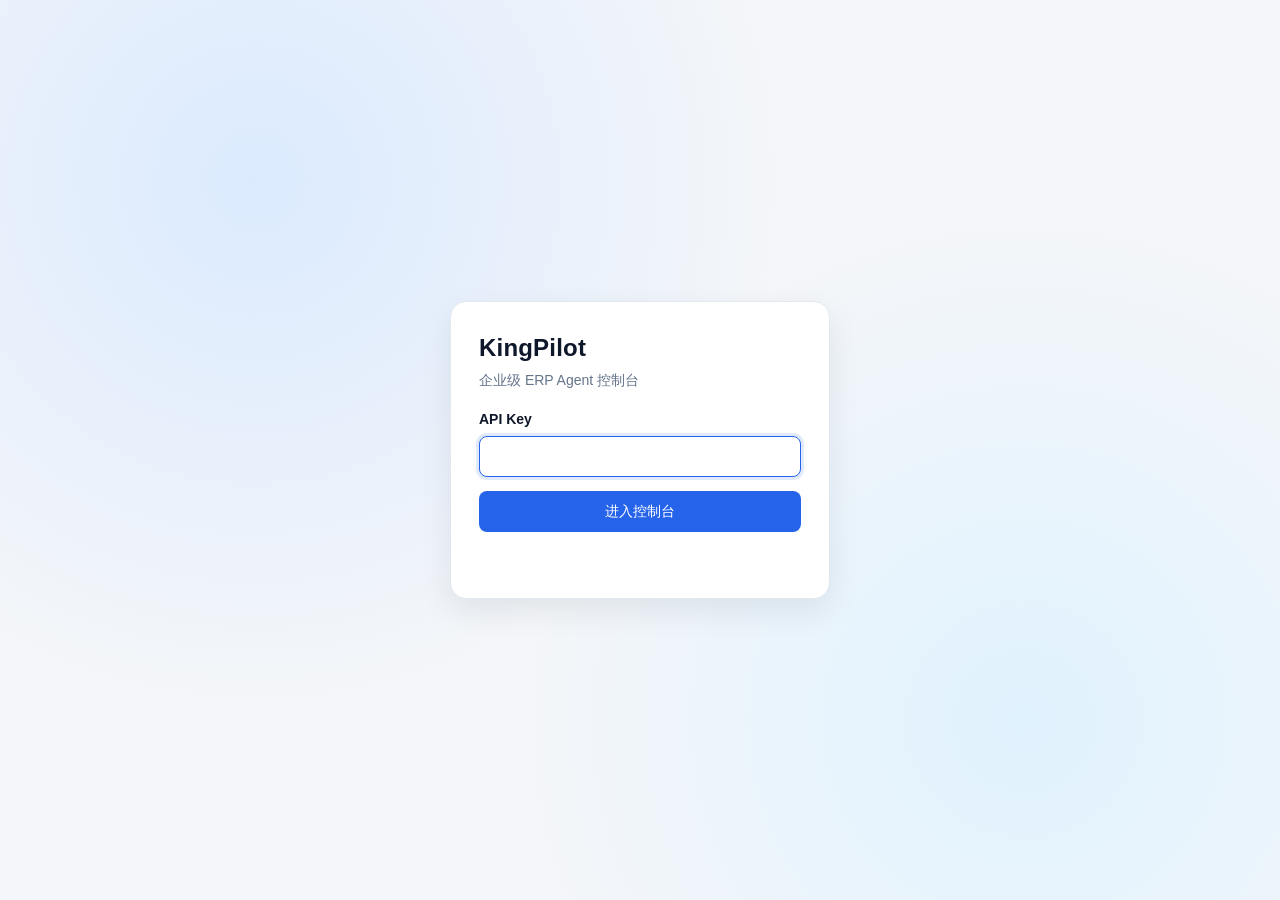
<file: api/static/index.html>
<!DOCTYPE html>
<html lang="zh-CN">
<head>
  <meta charset="utf-8">
  <meta name="viewport" content="width=device-width, initial-scale=1">
  <title>KingPilot 控制台</title>
  <link rel="icon" href="./favicon.svg" type="image/svg+xml">
  <link rel="stylesheet" href="./styles.css?v=17">
</head>
<body>
  <section id="login-layer" class="login-layer">
    <form id="login-form" class="login-card">
      <h1>KingPilot</h1>
      <p class="muted">企业级 ERP Agent 控制台</p>
      <label for="api-key">API Key</label>
      <input id="api-key" type="password" autocomplete="off" spellcheck="false" required>
      <button type="submit">进入控制台</button>
      <p id="login-error" class="error" role="alert"></p>
    </form>
  </section>

  <main id="app-shell" class="app-shell" hidden>
    <header class="topbar">
      <div class="brand">
        <strong>KingPilot</strong>
        <span class="muted">控制台</span>
      </div>
      <div class="topbar-actions">
        <span id="stream-state" class="stream-state" aria-live="polite"></span>
        <button
          id="approval-toggle"
          type="button"
          class="ghost"
          aria-expanded="false"
          aria-controls="approval-panel"
        >审批</button>
        <button
          id="trace-toggle"
          type="button"
          class="ghost"
          aria-expanded="false"
          aria-controls="trace-panel"
        >Trace</button>
        <div id="account-info" class="account-info" hidden>
          <span id="account-avatar" class="account-avatar" aria-hidden="true"></span>
          <span class="account-text">
            <strong id="account-name" class="account-name"></strong>
            <span id="account-role" class="account-role"></span>
          </span>
        </div>
        <button id="logout" type="button" class="ghost">登出</button>
      </div>
    </header>

    <aside class="sessions-panel">
      <div class="panel-header">
        <span>会话</span>
        <button id="new-session" type="button" class="ghost">＋ 新建</button>
      </div>
      <div id="session-list" class="session-list"></div>
    </aside>

    <section class="chat-panel">
      <div id="phase-status" class="phase-status" aria-live="polite"></div>
      <div id="messages" class="messages"></div>
      <form id="composer" class="composer">
        <textarea
          id="message-input"
          rows="2"
          placeholder="输入问题，Enter 发送，Shift+Enter 换行"
          aria-label="消息输入"
          required
        ></textarea>
        <button id="send-button" type="submit">发送</button>
      </form>
    </section>

    <div id="trace-backdrop" class="trace-backdrop" hidden></div>
    <aside id="trace-panel" class="trace-panel" aria-hidden="true" aria-label="Trace 面板">
      <div class="panel-header">
        <span>Trace</span>
        <div class="panel-actions">
          <button id="refresh-traces" type="button" class="ghost" aria-label="刷新 Trace">↻</button>
          <button id="close-traces" type="button" class="ghost" aria-label="关闭 Trace 面板">✕</button>
        </div>
      </div>
      <p id="trace-hint" class="trace-hint">点击列表中的 Trace 查看详情</p>
      <div id="trace-list" class="trace-list"></div>
      <section id="trace-detail" class="trace-detail" hidden>
        <div class="trace-detail-header">
          <span>详情</span>
          <button id="close-trace-detail" type="button" class="ghost">收起</button>
        </div>
        <pre id="trace-report" class="trace-report" aria-live="polite"></pre>
      </section>
    </aside>

    <div id="approval-backdrop" class="trace-backdrop" hidden></div>
    <aside id="approval-panel" class="trace-panel" aria-hidden="true" aria-label="审批面板">
      <div class="panel-header">
        <span>审批</span>
        <div class="panel-actions">
          <button id="refresh-approvals" type="button" class="ghost" aria-label="刷新审批">↻</button>
          <button id="close-approvals" type="button" class="ghost" aria-label="关闭审批面板">✕</button>
        </div>
      </div>
      <p class="trace-hint">待我审批的单据；发起人不能审批自己提交的申请。</p>
      <div id="approval-list" class="approval-list"></div>
    </aside>
  </main>

  <script src="./app.js?v=18" defer></script>
</body>
</html>
</file>
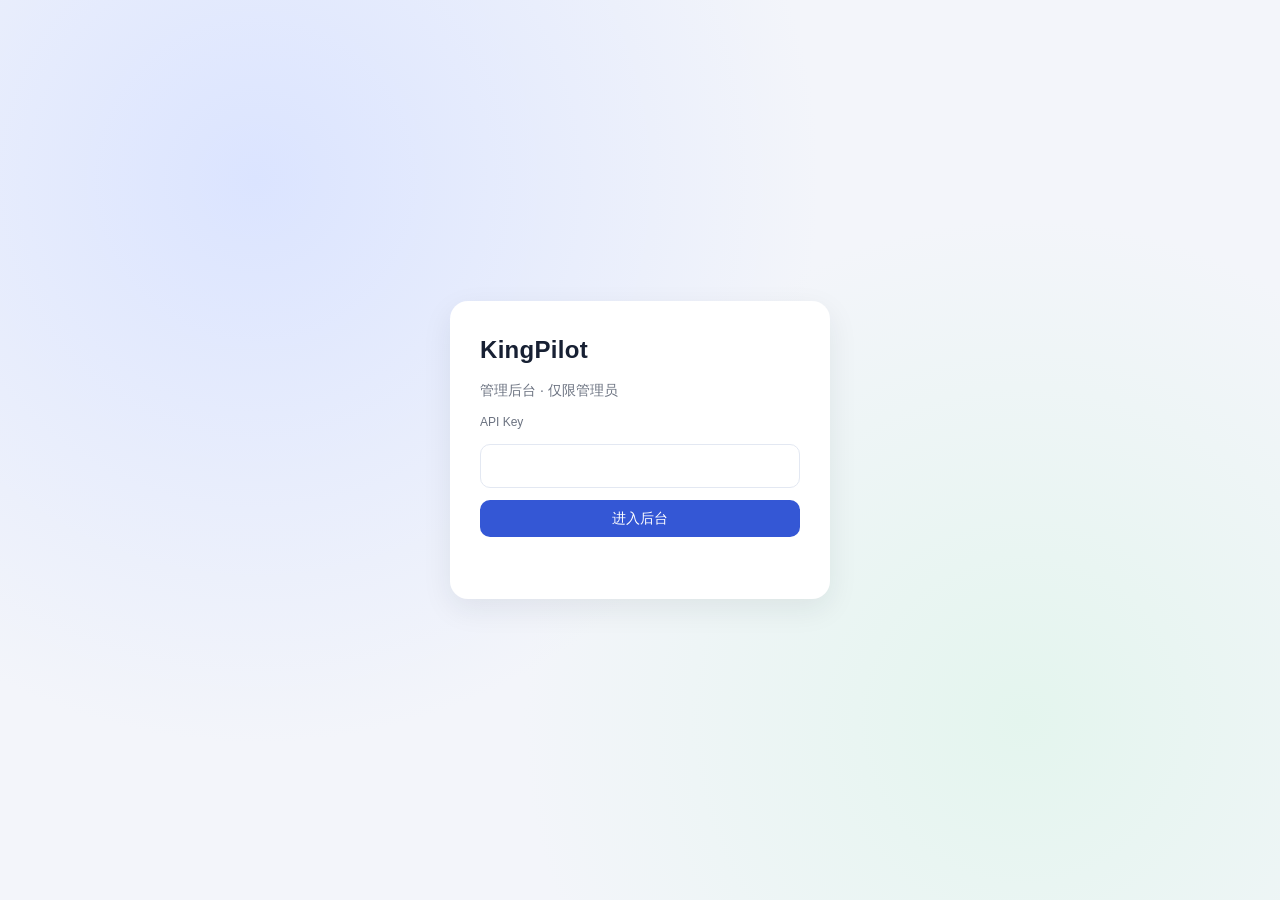
<file: api/static/admin/index.html>
<!DOCTYPE html>
<html lang="zh-CN">
<head>
  <meta charset="utf-8">
  <meta name="viewport" content="width=device-width, initial-scale=1">
  <title>KingPilot 管理后台</title>
  <link rel="icon" href="/console/favicon.svg" type="image/svg+xml">
  <link rel="stylesheet" href="./admin.css?v=4">
</head>
<body>
  <section id="login-layer" class="login-layer">
    <form id="login-form" class="login-card">
      <h1>KingPilot</h1>
      <p class="muted">管理后台 · 仅限管理员</p>
      <label for="api-key">API Key</label>
      <input id="api-key" type="password" autocomplete="off" spellcheck="false" required>
      <button type="submit">进入后台</button>
      <p id="login-error" class="error" role="alert"></p>
    </form>
  </section>

  <div id="app-shell" class="app-shell" hidden>
    <header class="topbar">
      <div class="brand">
        <strong>KingPilot</strong>
        <span class="muted">管理后台</span>
      </div>
      <div class="topbar-actions">
        <span id="chain-badge" class="badge">账本校验中</span>
        <button id="refresh" type="button" class="ghost">刷新</button>
        <a class="button ghost" href="/console/">返回控制台</a>
        <button id="logout" type="button" class="ghost">登出</button>
      </div>
    </header>

    <main class="page">
      <section id="stats" class="stats" aria-label="总览"></section>

      <nav id="tabs" class="tabs" aria-label="数据分类"></nav>

      <section class="toolbar">
        <input id="search" type="search" placeholder="搜索单号 / 编码 / 名称 / 操作人" aria-label="搜索">
        <select id="form-filter" aria-label="单据类型" hidden>
          <option value="">全部单据</option>
          <option value="SAL_Order">销售订单</option>
          <option value="PUR_PurchaseOrder">采购订单</option>
          <option value="STK_InStock">采购入库单</option>
        </select>
        <select id="action-filter" aria-label="操作类型" hidden>
          <option value="">全部操作</option>
          <option value="save">创建</option>
          <option value="submit">提交</option>
          <option value="audit">审核</option>
          <option value="unaudit">反审核</option>
          <option value="delete">删除</option>
        </select>
        <select id="status-filter" aria-label="执行结果" hidden>
          <option value="">全部结果</option>
          <option value="success">成功</option>
          <option value="failed">失败</option>
        </select>
        <button id="apply" type="button">查询</button>
        <span id="result-hint" class="hint" aria-live="polite"></span>
      </section>

      <section class="table-wrap">
        <table id="data-table">
          <thead id="table-head"></thead>
          <tbody id="table-body"></tbody>
        </table>
        <p id="empty" class="empty" hidden>暂无可展示的数据</p>
      </section>
    </main>

    <div id="drawer-backdrop" class="drawer-backdrop" hidden></div>
    <aside id="drawer" class="drawer" aria-hidden="true" aria-label="详情">
      <header class="drawer-header">
        <span id="drawer-title">详情</span>
        <button id="drawer-close" type="button" class="ghost" aria-label="关闭详情">✕</button>
      </header>
      <div id="drawer-body" class="drawer-body"></div>
    </aside>
  </div>

  <script src="./admin.js?v=4" defer></script>
</body>
</html>
</file>
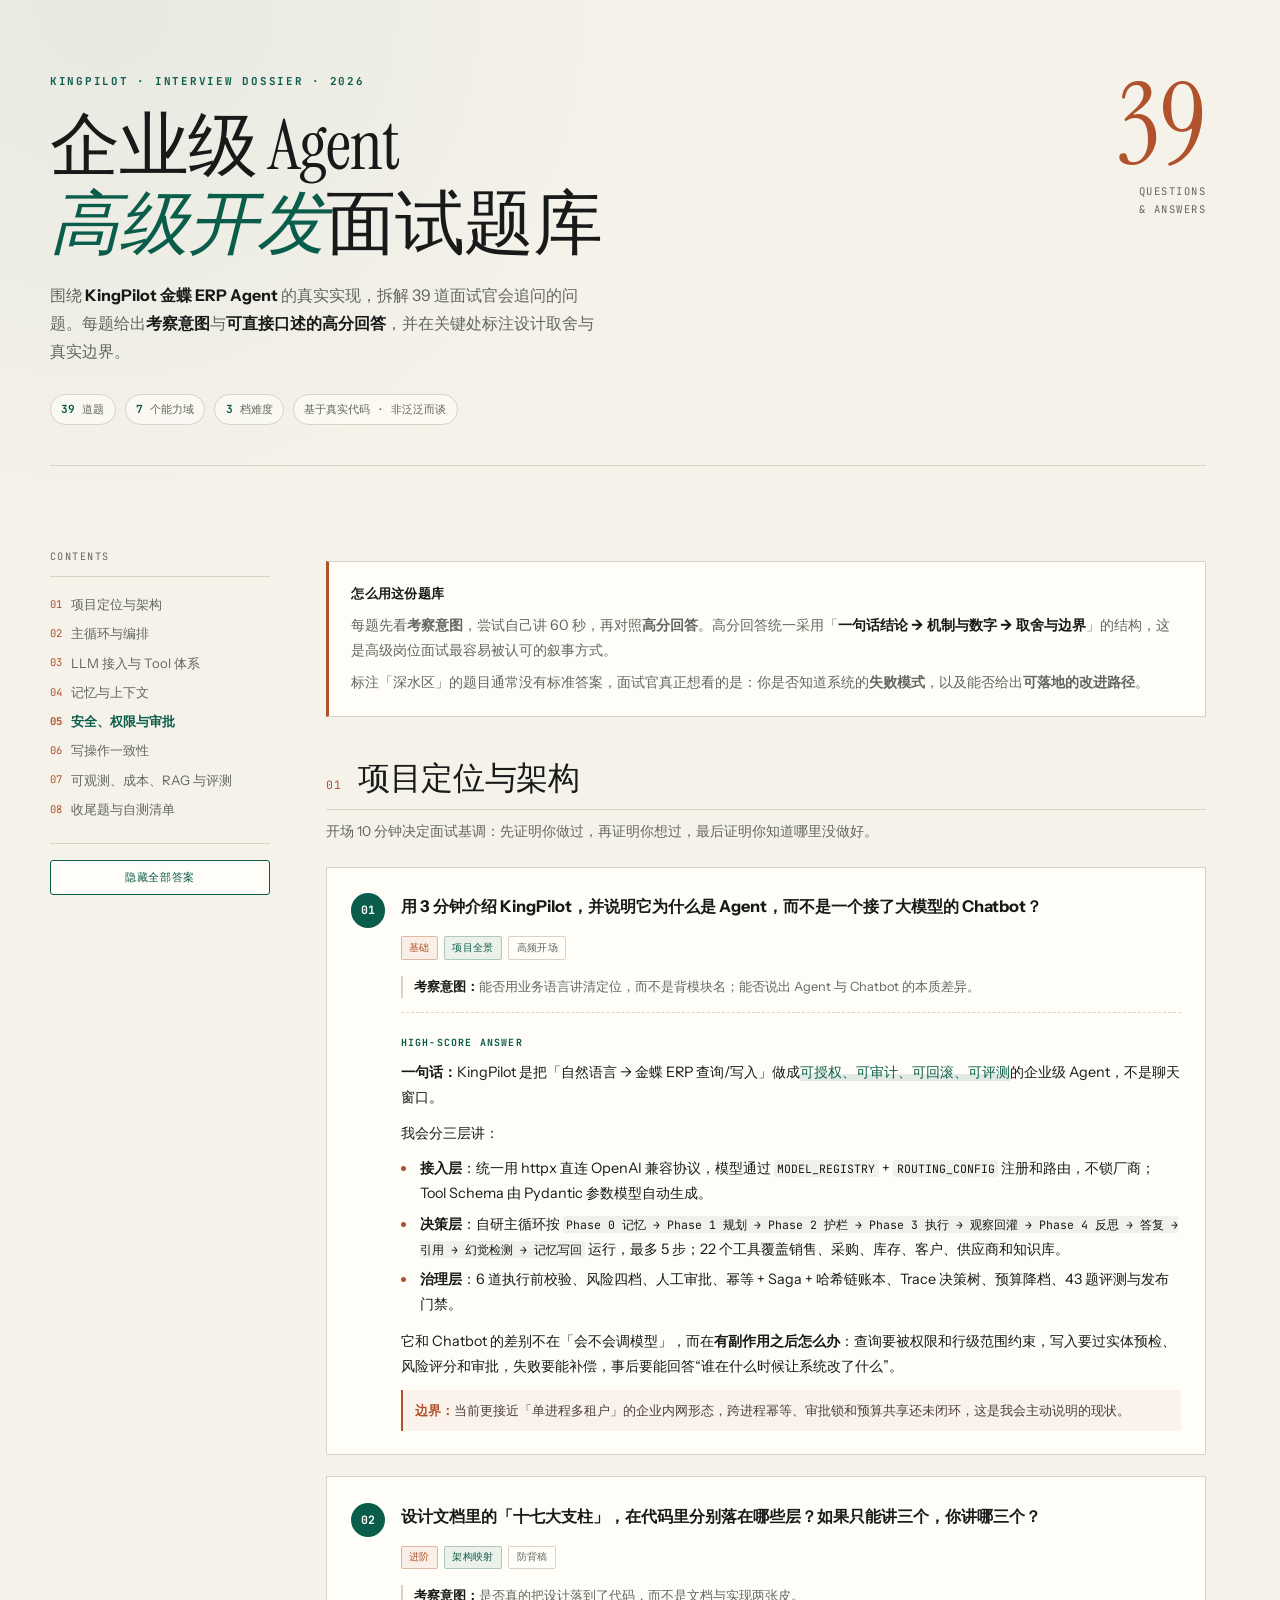
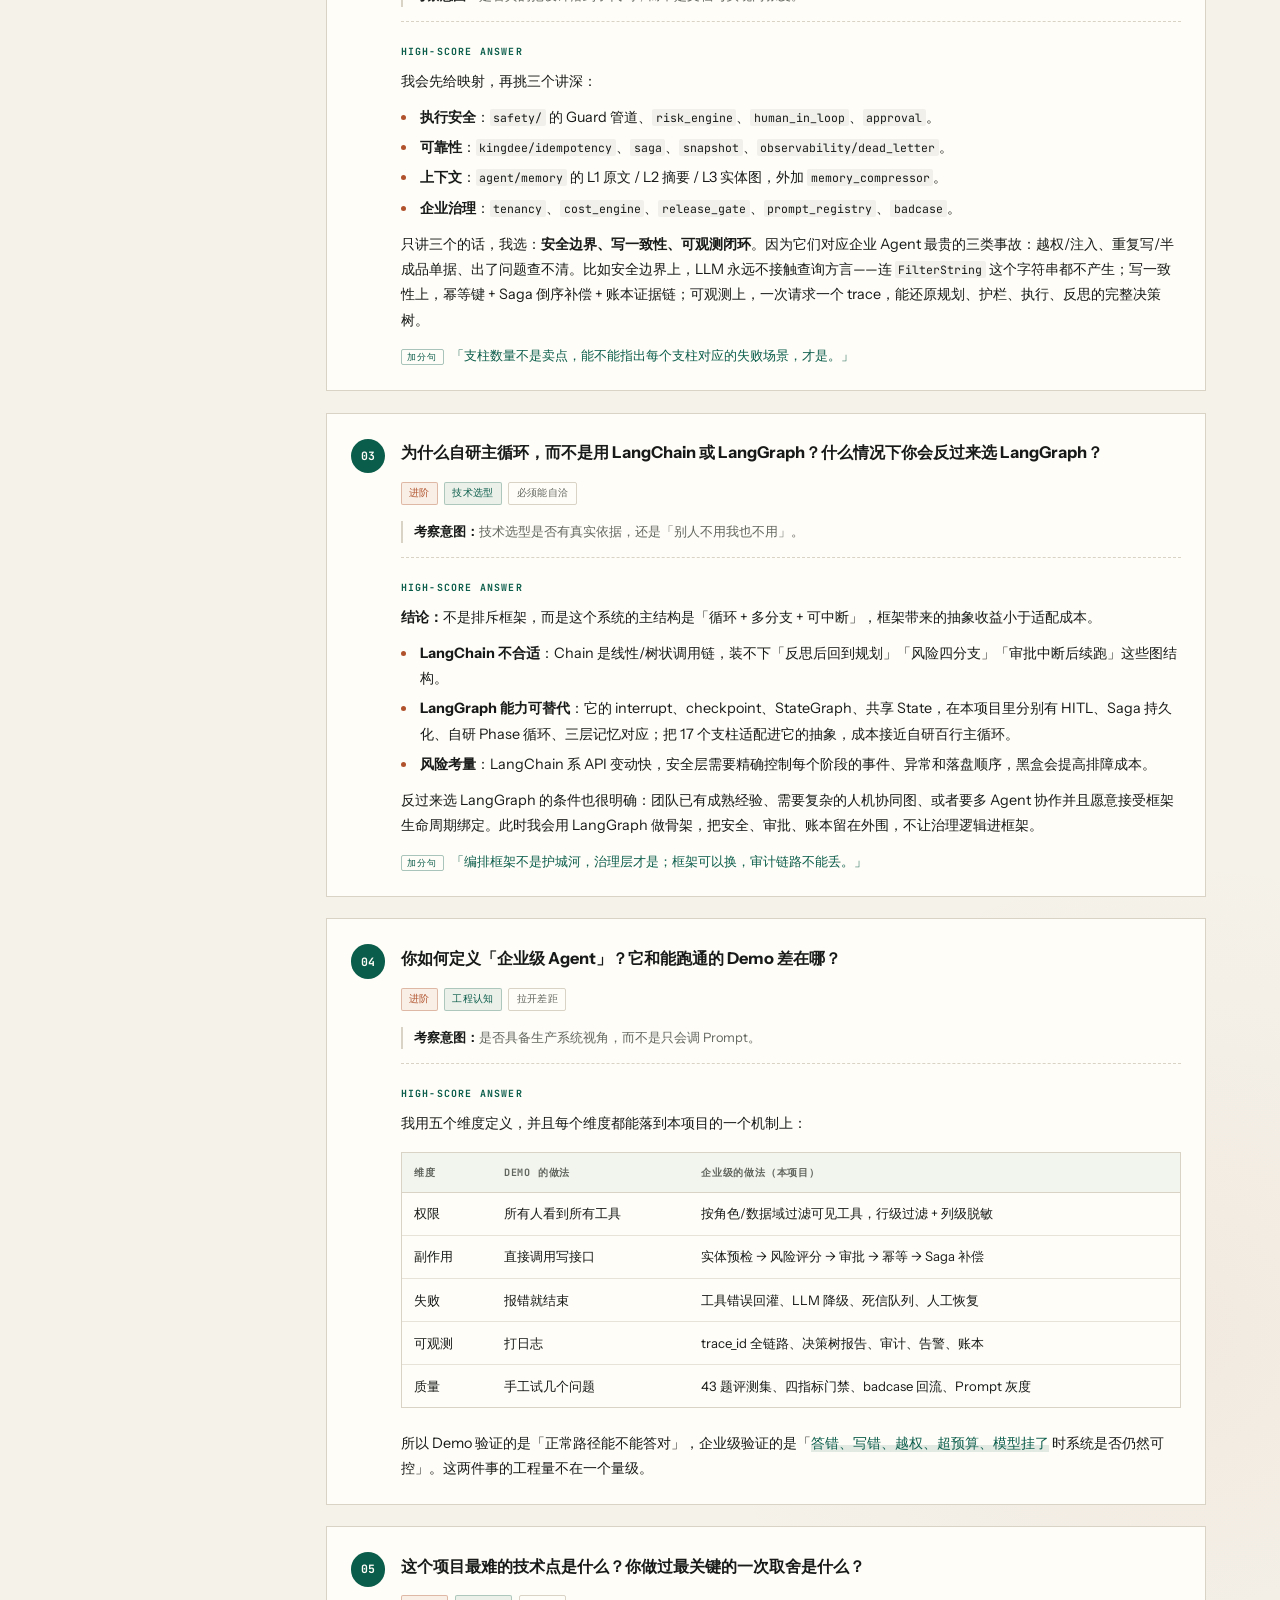
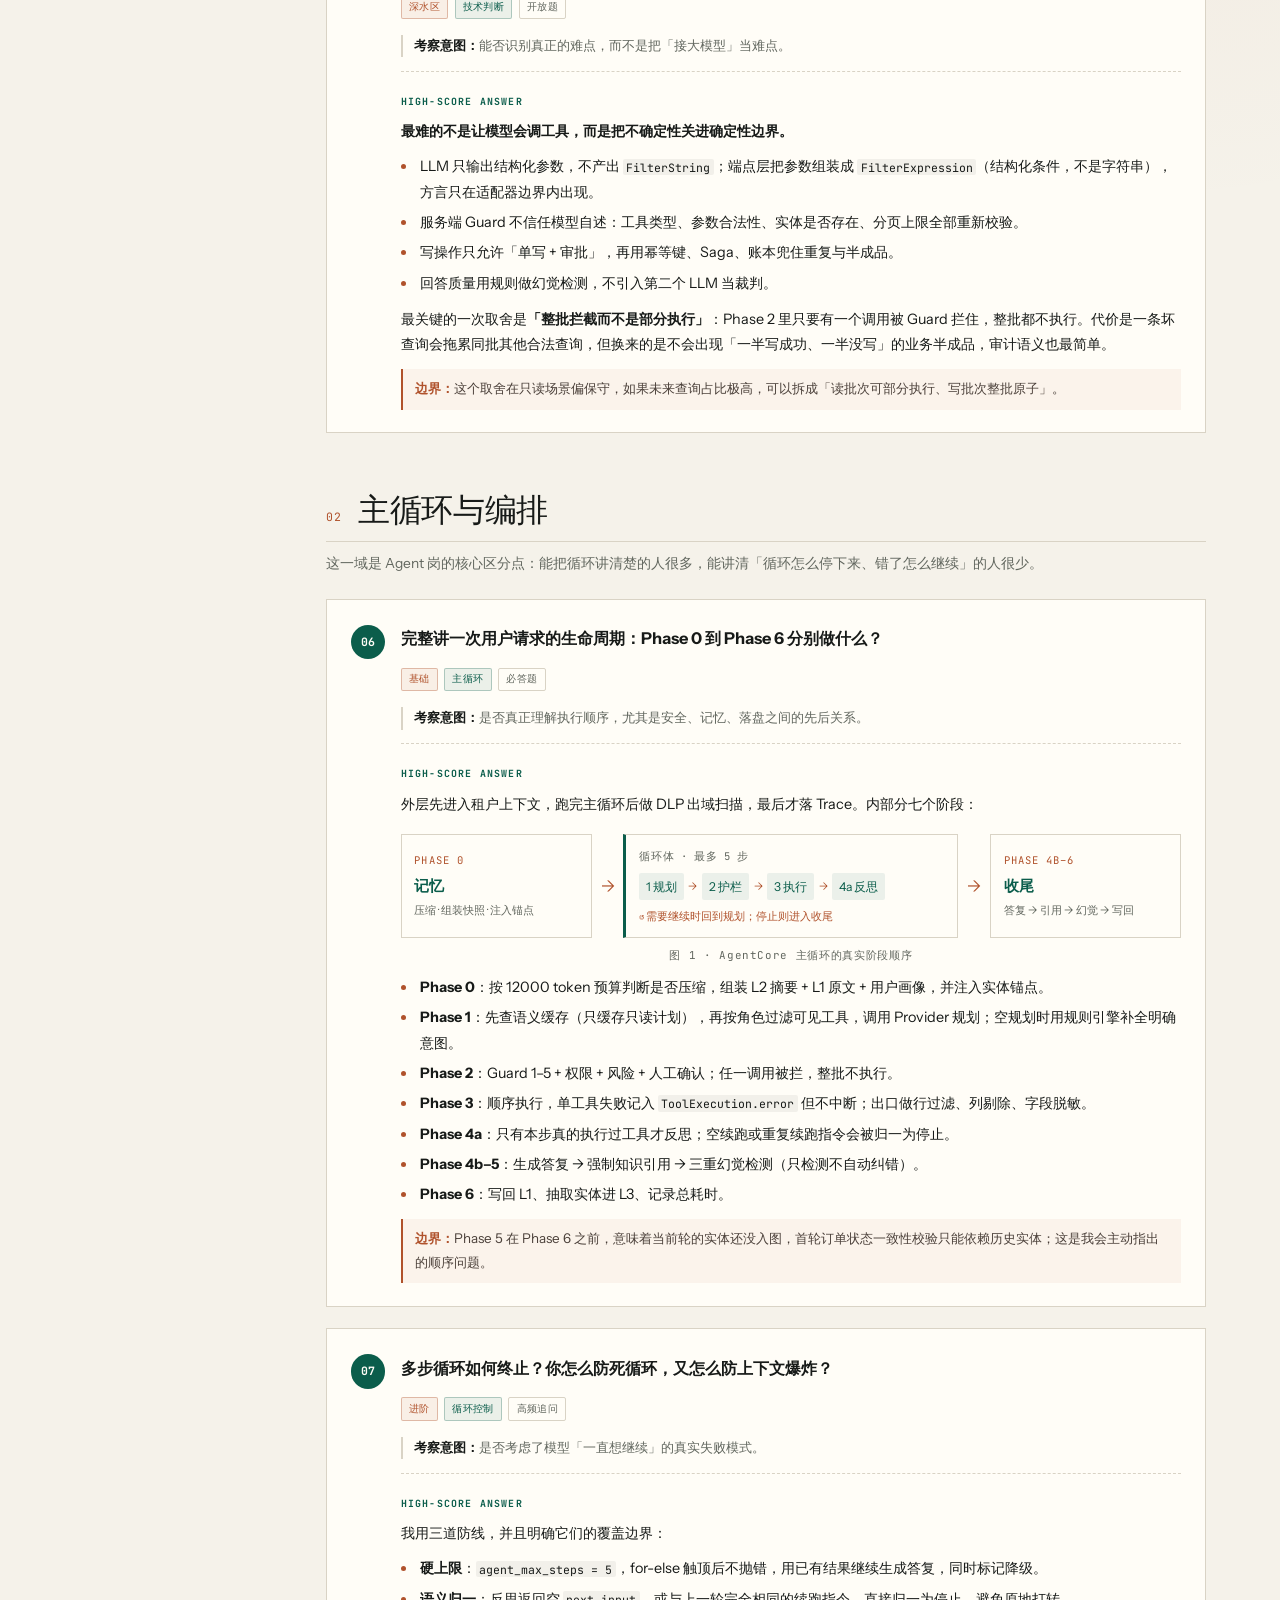
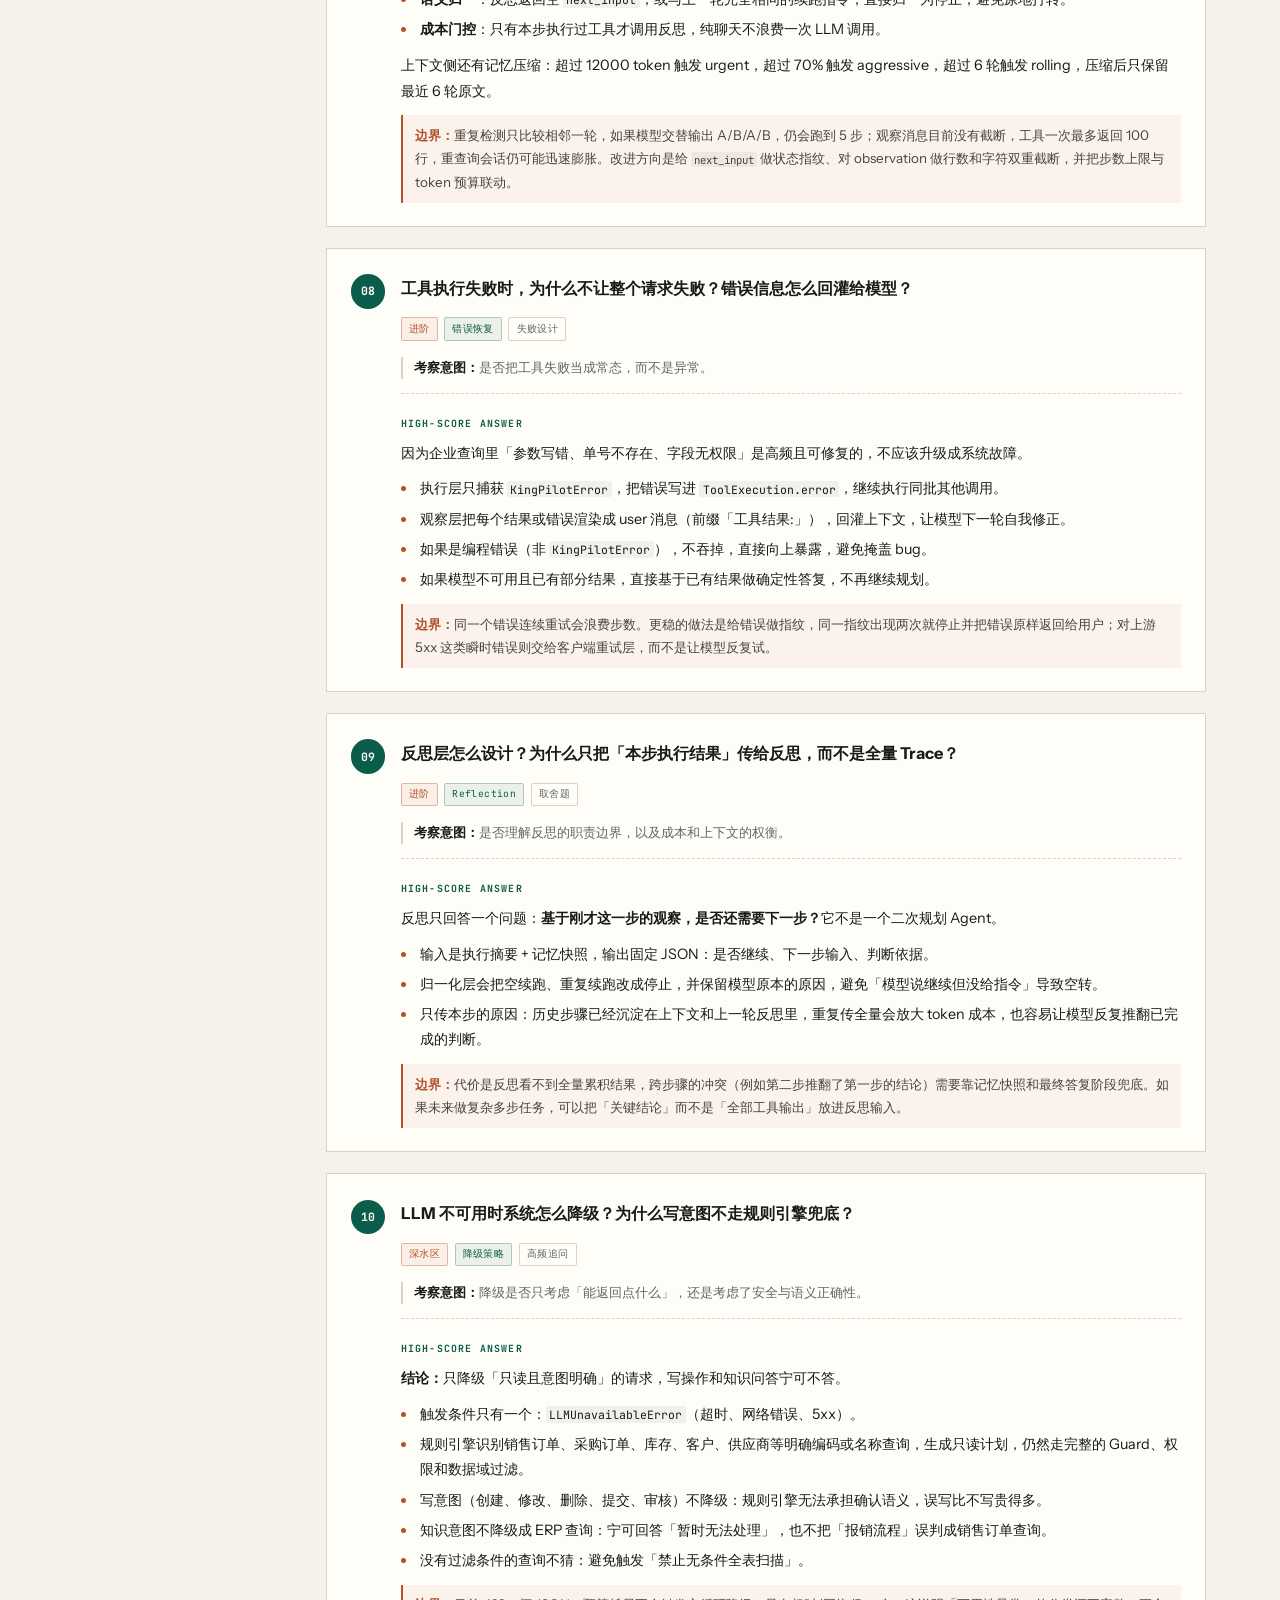
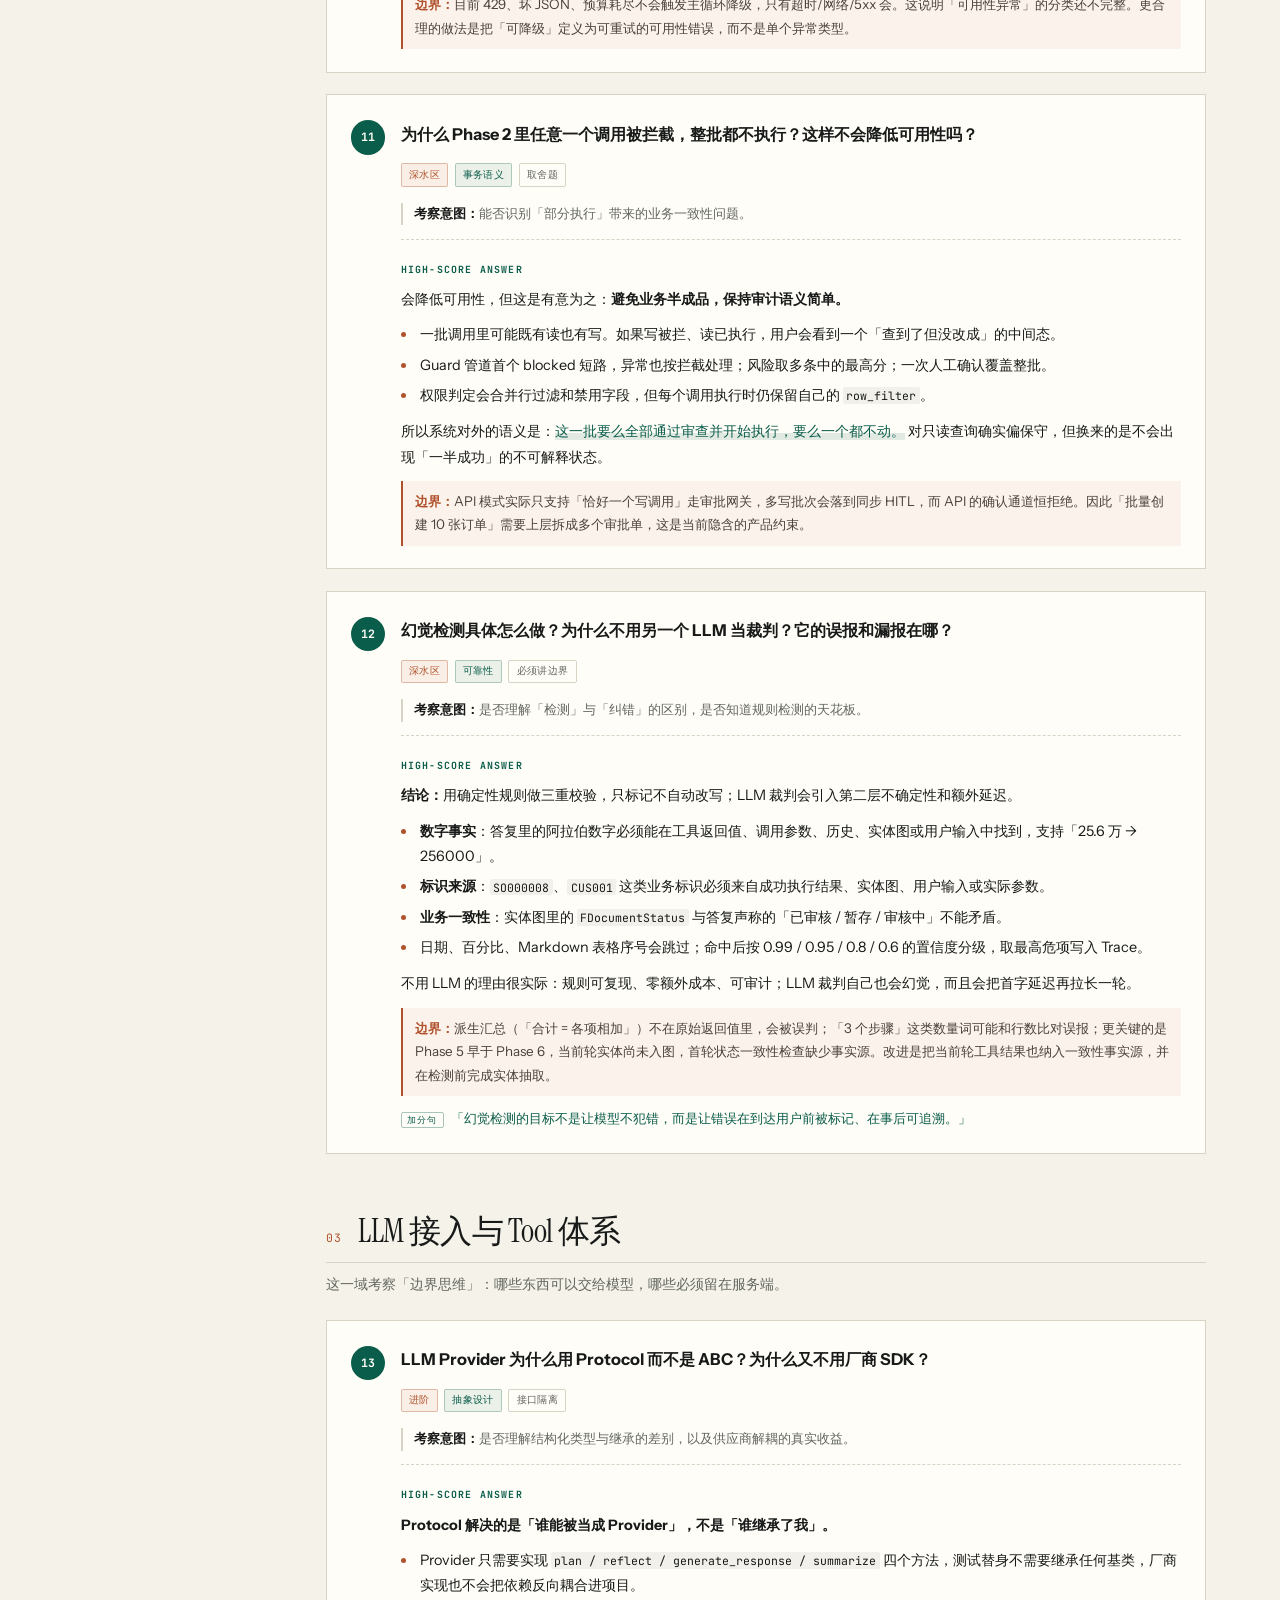
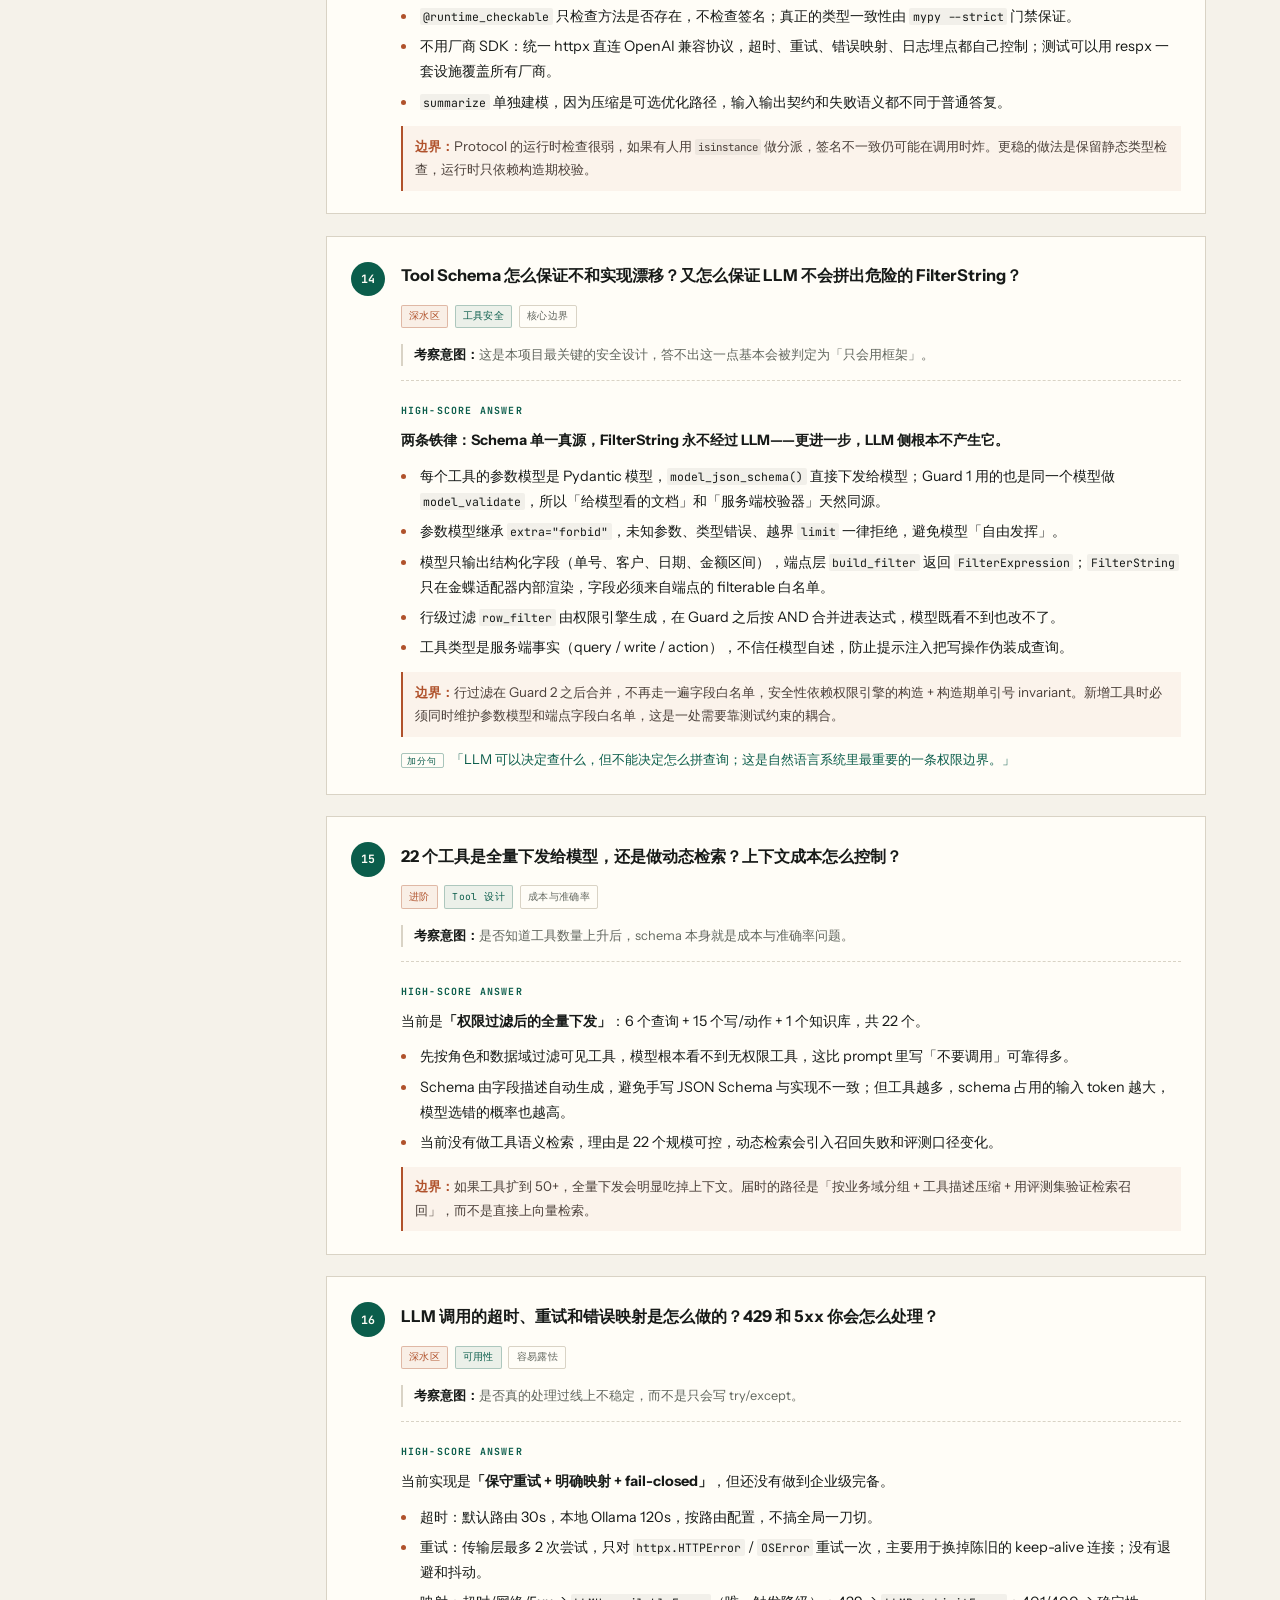
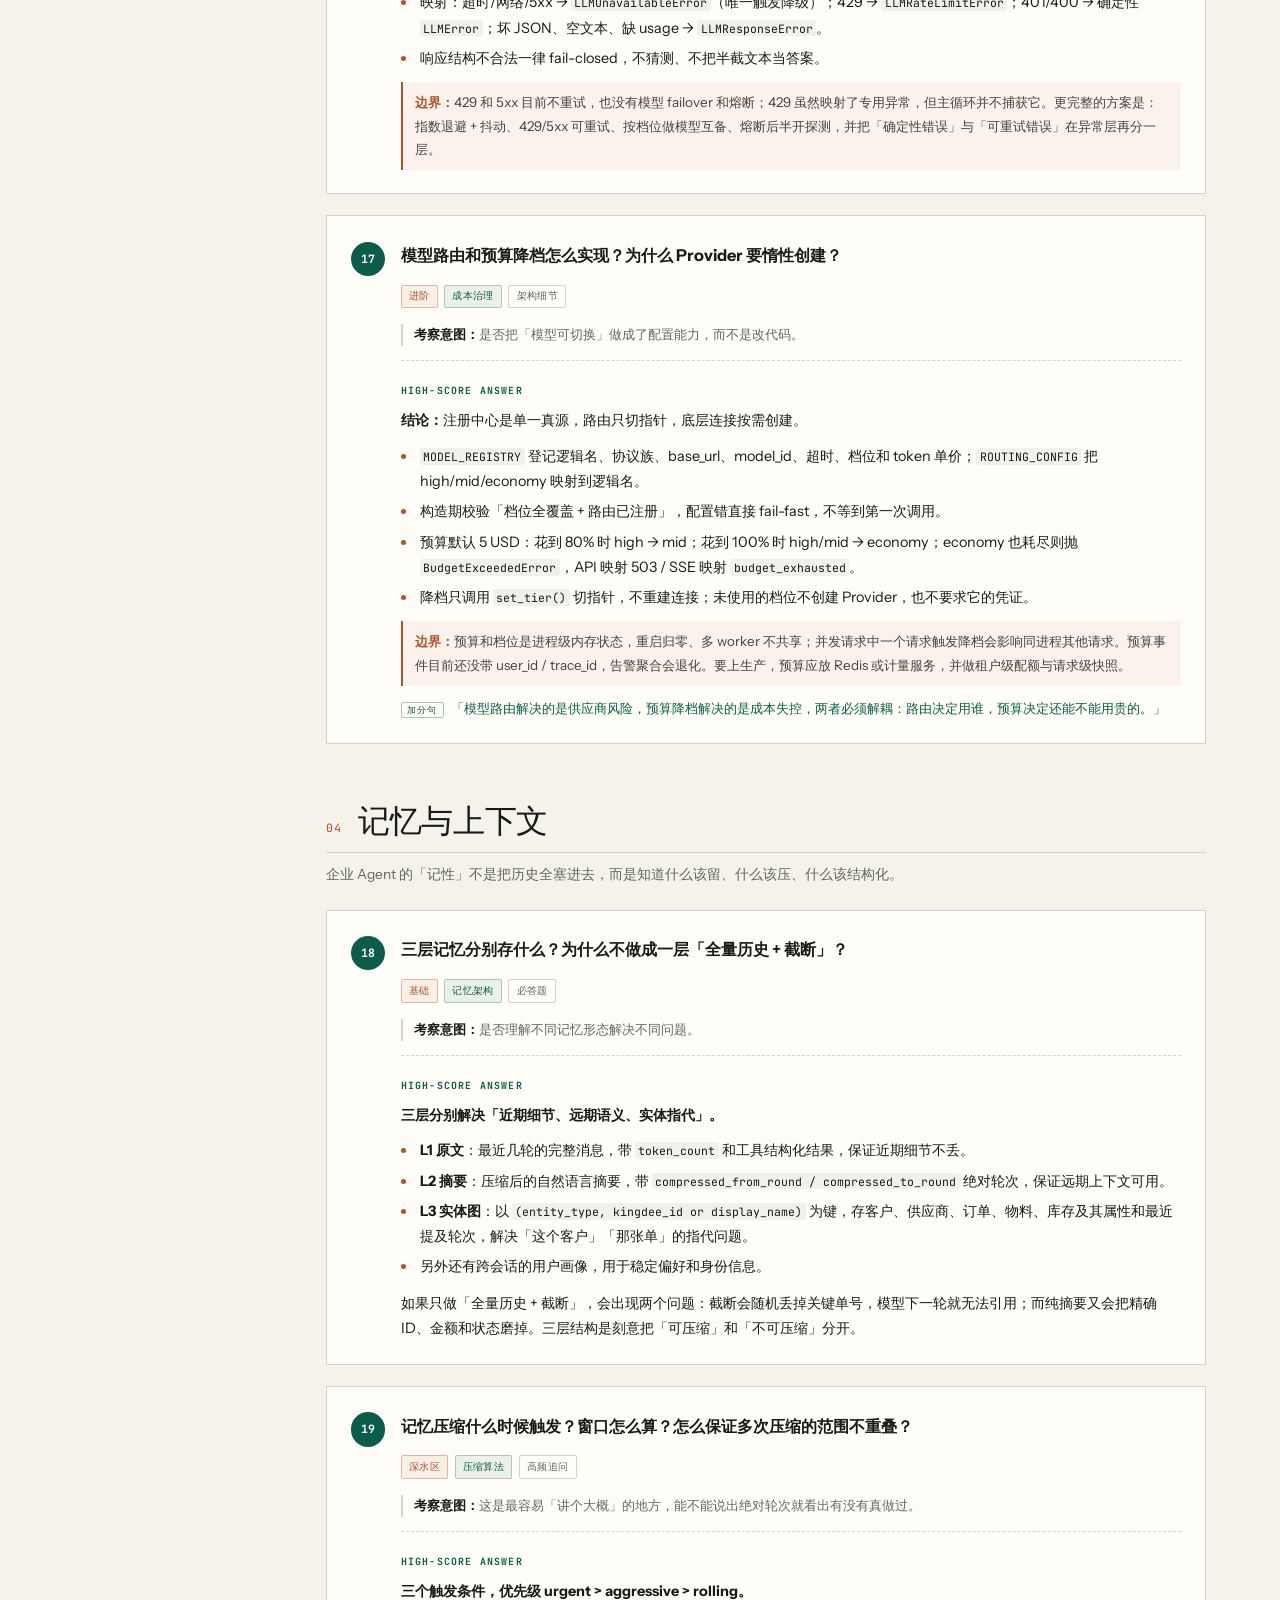
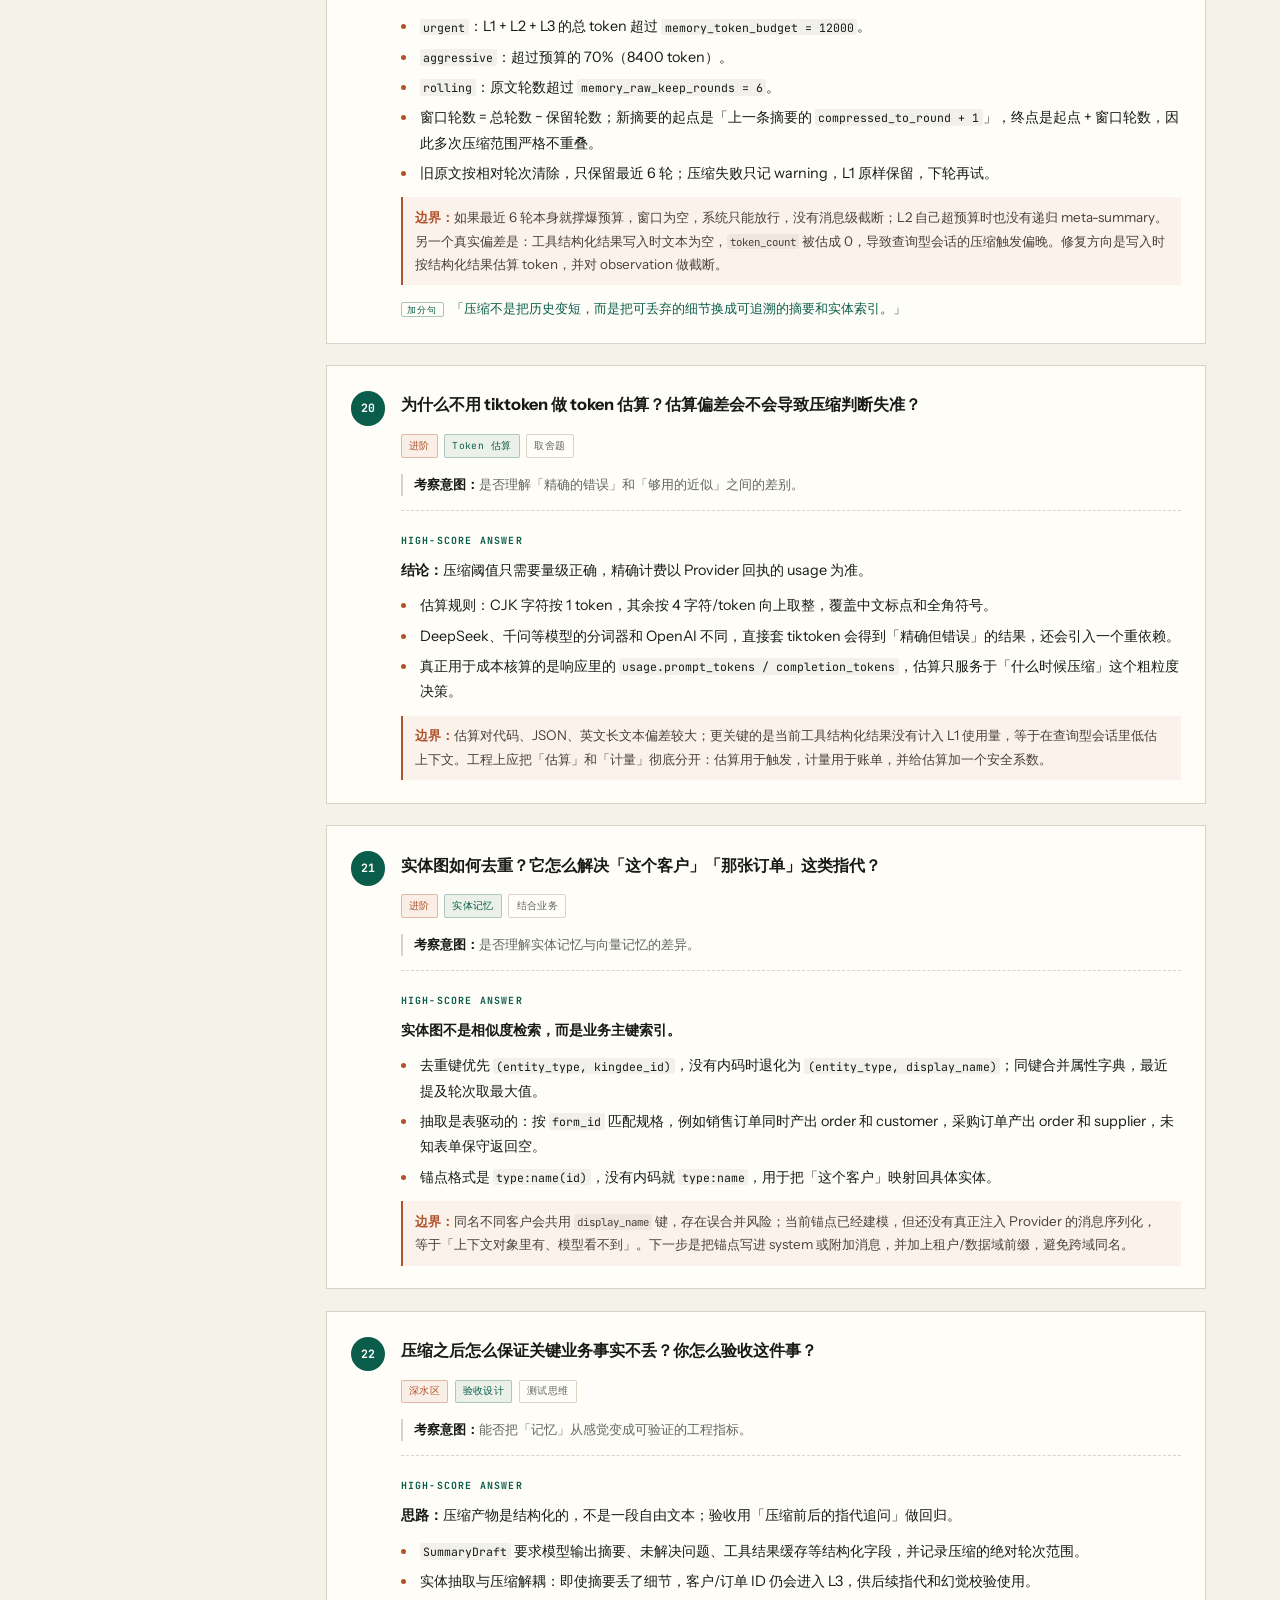
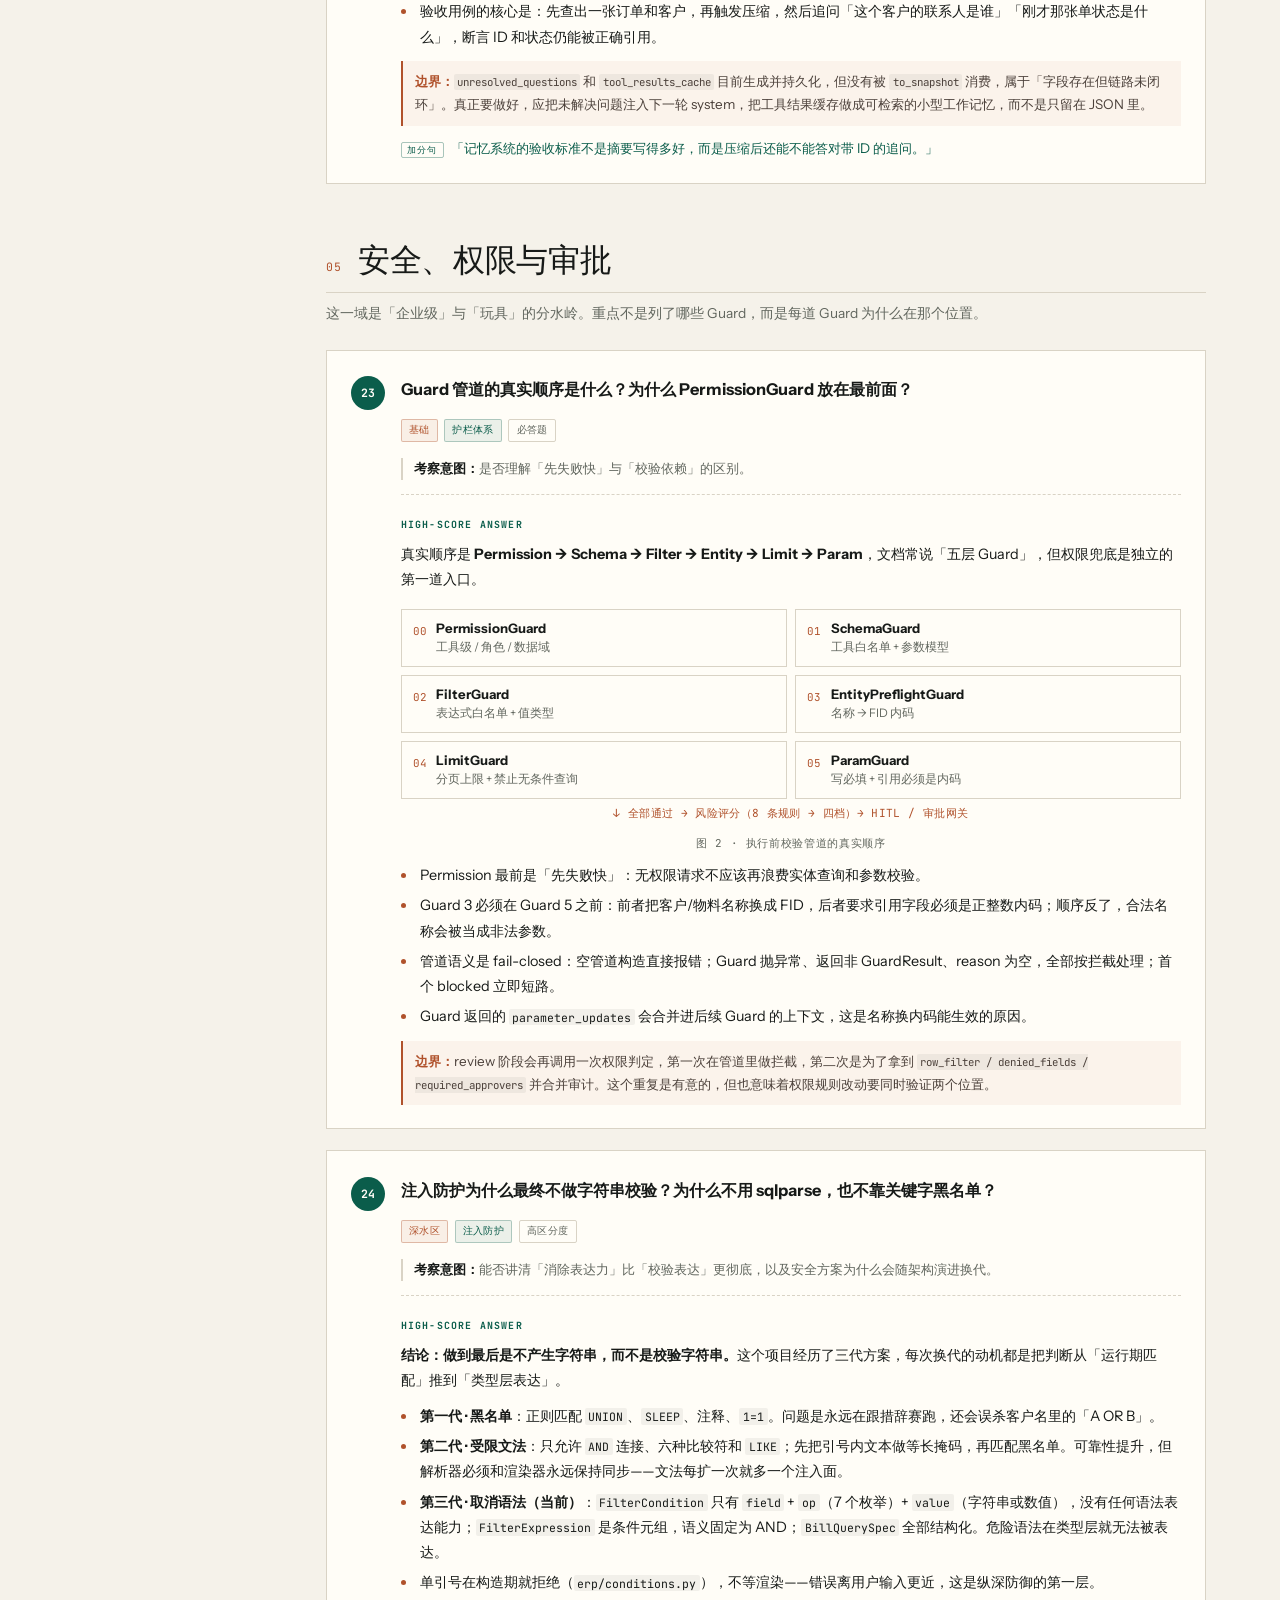
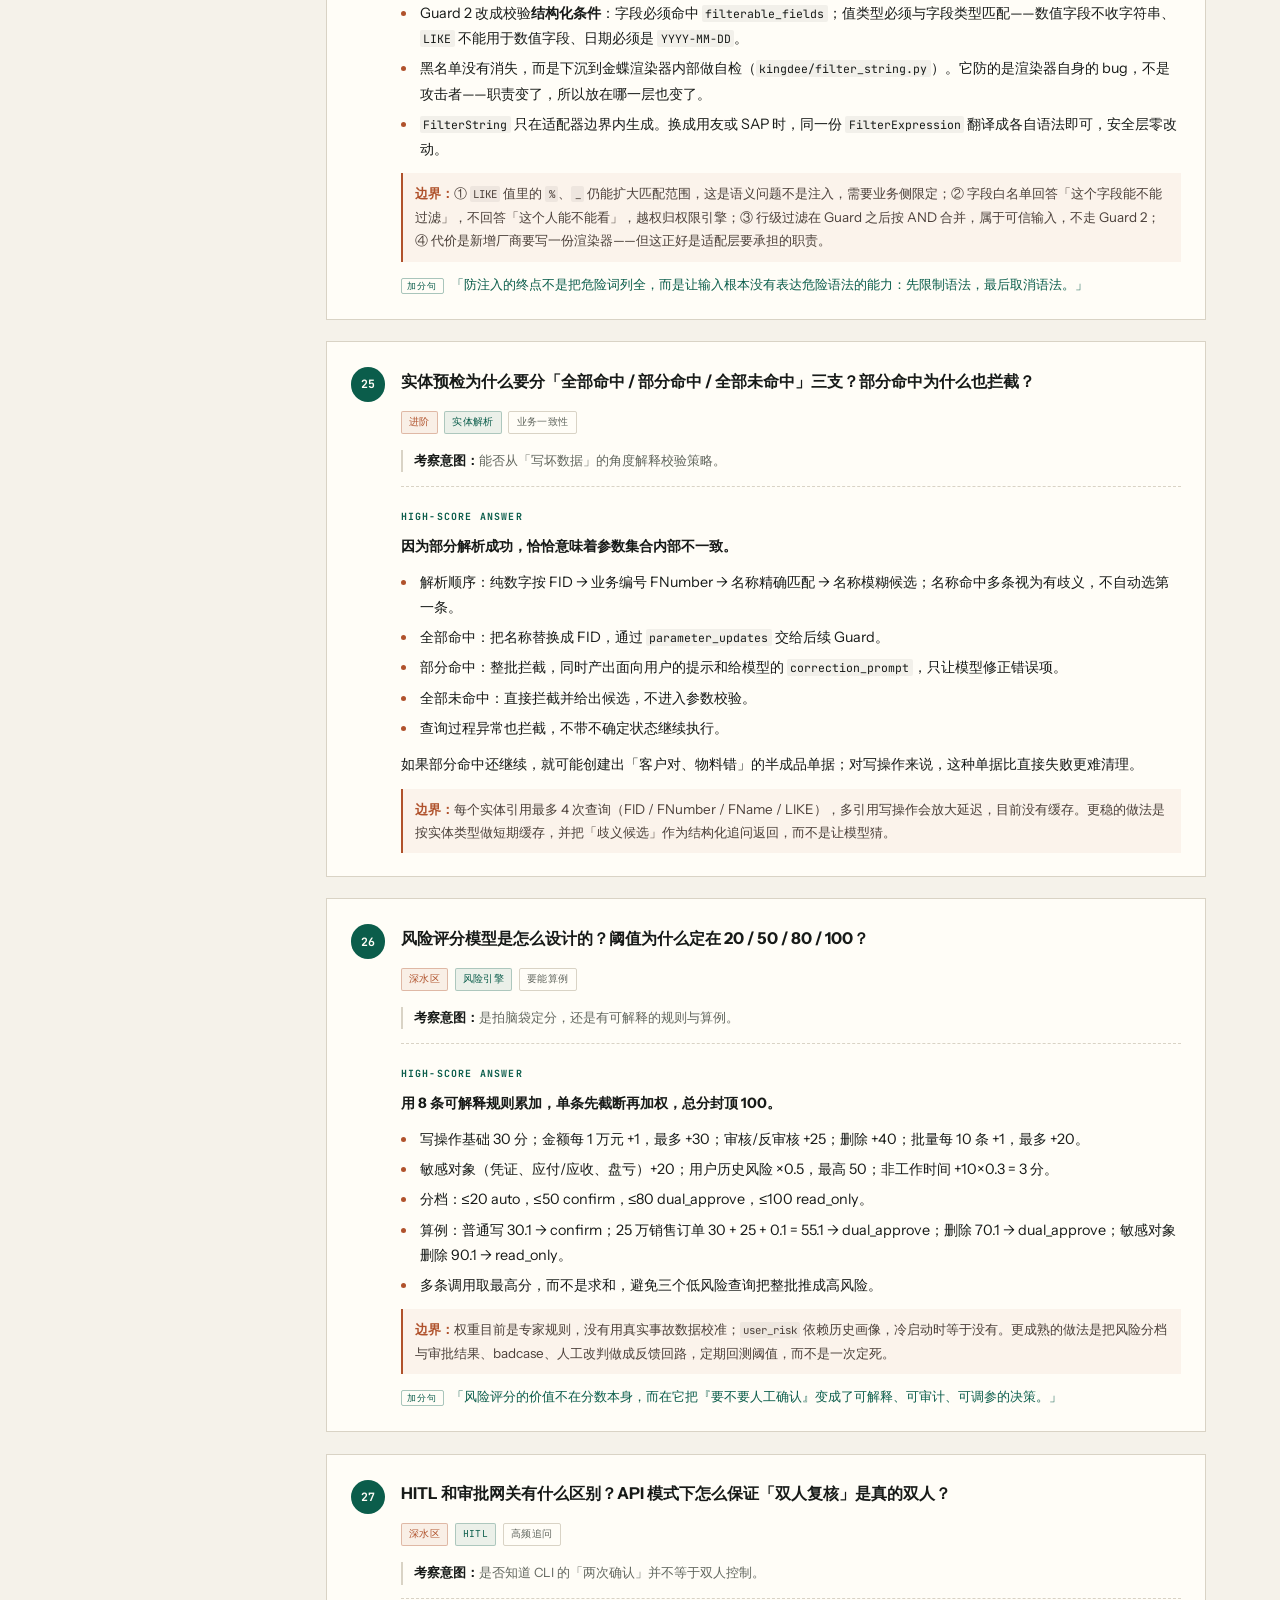
<file: kingpilot-agent-interview/kingpilot-agent-interview.html>
<!-- Generated by Trae Work -->
<!DOCTYPE html>
<html lang="zh-CN">
<head>
  <meta charset="UTF-8">
  <meta name="viewport" content="width=device-width, initial-scale=1.0">
  <title>KingPilot Agent 高级开发面试题库</title>

  <style>
    @font-face {
      font-family: 'InstrumentSans';
      src: url('./_shared/fonts/InstrumentSans-Regular.ttf') format('truetype');
      font-weight: 400;
    }
    @font-face {
      font-family: 'InstrumentSans';
      src: url('./_shared/fonts/InstrumentSans-Bold.ttf') format('truetype');
      font-weight: 700;
    }
    @font-face {
      font-family: 'InstrumentSerif';
      src: url('./_shared/fonts/InstrumentSerif-Regular.ttf') format('truetype');
      font-weight: 400;
    }
    @font-face {
      font-family: 'InstrumentSerif';
      src: url('./_shared/fonts/InstrumentSerif-Italic.ttf') format('truetype');
      font-style: italic;
      font-weight: 400;
    }
    @font-face {
      font-family: 'JetBrainsMono';
      src: url('./_shared/fonts/JetBrainsMono-Regular.ttf') format('truetype');
      font-weight: 400;
    }
    @font-face {
      font-family: 'JetBrainsMono';
      src: url('./_shared/fonts/JetBrainsMono-Bold.ttf') format('truetype');
      font-weight: 700;
    }
  </style>

  <style>
    :root {
      --bg: #f5f2ea;
      --bg2: #fffdf7;
      --ink: #171a18;
      --muted: #62675f;
      --rule: #d9d3c5;
      --accent: #0b5d4b;
      --accent2: #b0522c;
      --accent-soft: rgba(11, 93, 75, 0.08);
      --accent2-soft: rgba(176, 82, 44, 0.08);
      --font: 'InstrumentSans', 'PingFang SC', 'Hiragino Sans GB', 'Microsoft YaHei', sans-serif;
      --font-display: 'InstrumentSerif', 'Songti SC', 'Noto Serif SC', serif;
      --font-mono: 'JetBrainsMono', 'SFMono-Regular', Consolas, monospace;
      --max: 880px;
      --sidebar: 220px;
    }

    *, *::before, *::after { box-sizing: border-box; margin: 0; padding: 0; }
    html { font-size: 16px; scroll-behavior: smooth; }
    body {
      font-family: var(--font);
      color: var(--ink);
      background:
        radial-gradient(circle at 8% 0%, rgba(11, 93, 75, 0.06), transparent 34rem),
        radial-gradient(circle at 92% 12%, rgba(176, 82, 44, 0.05), transparent 30rem),
        var(--bg);
      line-height: 1.75;
      padding: 0 1.25rem 4rem;
    }

    .shell {
      max-width: 1180px;
      margin: 0 auto;
      display: grid;
      grid-template-columns: var(--sidebar) minmax(0, var(--max));
      gap: 3.5rem;
      align-items: start;
    }

    /* ---------- Cover ---------- */
    .cover {
      grid-column: 1 / -1;
      padding: 4.5rem 0 2.5rem;
      border-bottom: 1px solid var(--rule);
      position: relative;
    }
    .cover-top {
      display: flex;
      justify-content: space-between;
      gap: 2rem;
      align-items: flex-start;
    }
    .kicker {
      font-family: var(--font-mono);
      font-size: 0.68rem;
      letter-spacing: 0.16em;
      text-transform: uppercase;
      color: var(--accent);
      font-weight: 700;
    }
    .cover h1 {
      font-family: var(--font-display);
      font-weight: 400;
      font-size: clamp(2.35rem, 5.6vw, 4.35rem);
      line-height: 1.12;
      letter-spacing: -0.015em;
      margin: 1rem 0 1.15rem;
      max-width: 15em;
    }
    .cover h1 em {
      font-style: italic;
      color: var(--accent);
    }
    .cover-sub {
      color: var(--muted);
      font-size: 1rem;
      max-width: 34rem;
    }
    .cover-sub strong { color: var(--ink); font-weight: 700; }
    .cover-mark {
      flex: none;
      text-align: right;
      padding-top: 0.4rem;
    }
    .cover-mark .num {
      font-family: var(--font-display);
      font-size: clamp(4.5rem, 9vw, 7.2rem);
      line-height: 0.82;
      color: var(--accent2);
      display: block;
    }
    .cover-mark .lbl {
      display: block;
      font-family: var(--font-mono);
      font-size: 0.66rem;
      letter-spacing: 0.14em;
      text-transform: uppercase;
      color: var(--muted);
      margin-top: 0.55rem;
    }
    .meta-row {
      display: flex;
      flex-wrap: wrap;
      gap: 0.55rem;
      margin-top: 1.8rem;
    }
    .chip {
      font-family: var(--font-mono);
      font-size: 0.7rem;
      color: var(--muted);
      border: 1px solid var(--rule);
      background: rgba(255, 253, 247, 0.65);
      padding: 0.3rem 0.65rem;
      border-radius: 999px;
    }
    .chip b { color: var(--accent); font-weight: 700; }

    /* ---------- Sidebar / TOC ---------- */
    .toc {
      position: sticky;
      top: 1.5rem;
      padding: 1.6rem 0 0;
      font-size: 0.82rem;
    }
    .toc-title {
      font-family: var(--font-mono);
      font-size: 0.64rem;
      letter-spacing: 0.14em;
      text-transform: uppercase;
      color: var(--muted);
      border-bottom: 1px solid var(--rule);
      padding-bottom: 0.65rem;
      margin-bottom: 0.8rem;
    }
    .toc a {
      display: flex;
      gap: 0.55rem;
      color: var(--muted);
      text-decoration: none;
      padding: 0.32rem 0;
      line-height: 1.45;
      transition: color 0.15s ease;
    }
    .toc a .n {
      font-family: var(--font-mono);
      font-size: 0.66rem;
      color: var(--accent2);
      padding-top: 0.12rem;
    }
    .toc a:hover, .toc a.active { color: var(--accent); }
    .toc a.active { font-weight: 700; }
    .toc-actions {
      margin-top: 1.2rem;
      padding-top: 1rem;
      border-top: 1px solid var(--rule);
    }
    .toggle-btn {
      width: 100%;
      font-family: var(--font-mono);
      font-size: 0.68rem;
      letter-spacing: 0.05em;
      color: var(--accent);
      background: var(--bg2);
      border: 1px solid var(--accent);
      border-radius: 3px;
      padding: 0.55rem 0.6rem;
      cursor: pointer;
      transition: background 0.15s ease, color 0.15s ease;
    }
    .toggle-btn:hover { background: var(--accent); color: #fff; }

    /* ---------- Main ---------- */
    main { padding-top: 2.4rem; min-width: 0; }

    .intro-box {
      background: var(--bg2);
      border: 1px solid var(--rule);
      border-left: 3px solid var(--accent2);
      padding: 1.3rem 1.4rem;
      margin-bottom: 2.6rem;
    }
    .intro-box h2 {
      font-family: var(--font);
      font-size: 0.82rem;
      letter-spacing: 0.02em;
      margin-bottom: 0.45rem;
    }
    .intro-box p { color: var(--muted); font-size: 0.9rem; }
    .intro-box p + p { margin-top: 0.45rem; }
    .intro-box b { color: var(--ink); }

    section { margin-bottom: 3.6rem; scroll-margin-top: 1.5rem; }
    .section-head {
      display: flex;
      align-items: baseline;
      gap: 1rem;
      border-bottom: 1px solid var(--rule);
      padding-bottom: 0.75rem;
      margin-bottom: 0.55rem;
    }
    .section-head .idx {
      font-family: var(--font-mono);
      font-size: 0.72rem;
      color: var(--accent2);
      letter-spacing: 0.08em;
    }
    .section-head h2 {
      font-family: var(--font-display);
      font-weight: 400;
      font-size: clamp(1.55rem, 3vw, 2rem);
      letter-spacing: -0.01em;
      line-height: 1.2;
    }
    .section-desc {
      color: var(--muted);
      font-size: 0.86rem;
      margin-bottom: 1.5rem;
    }

    .q {
      background: var(--bg2);
      border: 1px solid var(--rule);
      margin-bottom: 1.35rem;
      padding: 1.45rem 1.5rem 1.4rem;
      position: relative;
    }
    .q-head {
      display: flex;
      gap: 0.95rem;
      align-items: flex-start;
      margin-bottom: 0.55rem;
    }
    .q-no {
      flex: none;
      font-family: var(--font-mono);
      font-size: 0.72rem;
      font-weight: 700;
      color: var(--bg2);
      background: var(--accent);
      min-width: 2.15rem;
      height: 2.15rem;
      display: grid;
      place-items: center;
      border-radius: 50%;
      margin-top: 0.12rem;
    }
    .q-title {
      font-size: 1.02rem;
      line-height: 1.55;
      font-weight: 700;
      padding-top: 0.2rem;
    }
    .q-tags {
      display: flex;
      flex-wrap: wrap;
      gap: 0.4rem;
      margin: 0 0 1rem 3.1rem;
    }
    .tag {
      font-family: var(--font-mono);
      font-size: 0.6rem;
      letter-spacing: 0.04em;
      padding: 0.14rem 0.45rem;
      border: 1px solid var(--rule);
      color: var(--muted);
      border-radius: 2px;
      white-space: nowrap;
    }
    .tag.level { color: var(--accent2); border-color: rgba(176, 82, 44, 0.35); background: var(--accent2-soft); }
    .tag.topic { color: var(--accent); border-color: rgba(11, 93, 75, 0.28); background: var(--accent-soft); }

    .focus {
      font-size: 0.8rem;
      color: var(--muted);
      margin: 0 0 0.85rem 3.1rem;
      padding-left: 0.7rem;
      border-left: 2px solid var(--rule);
    }
    .focus b { color: var(--ink); font-weight: 700; }

    .answer {
      border-top: 1px dashed var(--rule);
      padding-top: 1rem;
      margin-left: 3.1rem;
      font-size: 0.9rem;
    }
    .answer-label {
      display: inline-block;
      font-family: var(--font-mono);
      font-size: 0.62rem;
      letter-spacing: 0.12em;
      text-transform: uppercase;
      color: var(--accent);
      font-weight: 700;
      margin-bottom: 0.55rem;
    }
    .answer p { margin-bottom: 0.65rem; }
    .answer p:last-child { margin-bottom: 0; }
    .answer strong { font-weight: 700; }
    .answer em {
      font-style: normal;
      color: var(--accent);
      background: linear-gradient(transparent 62%, rgba(11, 93, 75, 0.12) 62%);
    }
    .answer ul { margin: 0.35rem 0 0.7rem 1.05rem; }
    .answer li { margin-bottom: 0.32rem; padding-left: 0.15rem; }
    .answer li::marker { color: var(--accent2); }
    .answer code, .focus code, .q-title code, td code, .callout code {
      font-family: var(--font-mono);
      font-size: 0.8em;
      background: rgba(23, 26, 24, 0.055);
      padding: 0.08em 0.32em;
      border-radius: 2px;
      word-break: break-word;
    }
    .answer .edge {
      display: block;
      margin-top: 0.7rem;
      background: rgba(176, 82, 44, 0.055);
      border-left: 2px solid var(--accent2);
      padding: 0.55rem 0.75rem;
      font-size: 0.84rem;
      color: #4b403a;
    }
    .answer .edge b { color: var(--accent2); }
    .answer .bonus {
      display: block;
      margin-top: 0.7rem;
      font-size: 0.84rem;
      color: var(--accent);
    }
    .answer .bonus::before {
      content: "加分句";
      font-family: var(--font-mono);
      font-size: 0.58rem;
      letter-spacing: 0.1em;
      border: 1px solid rgba(11, 93, 75, 0.35);
      padding: 0.05rem 0.35rem;
      margin-right: 0.45rem;
      border-radius: 2px;
    }

    /* ---------- Tables ---------- */
    .table-wrap {
      overflow-x: auto;
      overflow-y: auto;
      max-height: 600px;
      margin: 1rem 0 1.4rem;
      border: 1px solid var(--rule);
      background: var(--bg2);
    }
    table {
      width: 100%;
      border-collapse: collapse;
      font-size: 0.82rem;
      min-width: 560px;
    }
    thead th {
      text-align: left;
      font-family: var(--font-mono);
      font-size: 0.63rem;
      letter-spacing: 0.08em;
      text-transform: uppercase;
      color: var(--muted);
      background: rgba(11, 93, 75, 0.05);
      padding: 0.65rem 0.8rem;
      border-bottom: 1px solid var(--rule);
      white-space: nowrap;
      position: sticky;
      top: 0;
    }
    tbody td {
      padding: 0.6rem 0.8rem;
      border-bottom: 1px solid rgba(217, 211, 197, 0.6);
      vertical-align: top;
    }
    tbody tr:last-child td { border-bottom: none; }
    tbody tr:hover { background: rgba(11, 93, 75, 0.025); }

    /* ---------- Diagram ---------- */
    figure.diagram { margin: 1.2rem 0 1.4rem; }
    figure.diagram figcaption {
      font-family: var(--font-mono);
      font-size: 0.64rem;
      letter-spacing: 0.06em;
      color: var(--muted);
      margin-top: 0.45rem;
      text-align: center;
    }
    .mermaid {
      background: var(--bg2);
      border: 1px solid var(--rule);
      padding: 1rem;
      text-align: center;
      overflow-x: auto;
    }

    .diagram-cap {
      font-family: var(--font-mono);
      font-size: 0.68rem;
      letter-spacing: 0.06em;
      color: var(--muted);
      text-align: center;
      margin: 0.45rem 0 0;
    }

    .flow {
      display: grid;
      grid-template-columns: 1fr auto 1.75fr auto 1fr;
      align-items: stretch;
      gap: 0.55rem;
      margin: 1.1rem 0 0.4rem;
    }
    .flow-node, .flow-loop {
      border: 1px solid var(--rule);
      background: var(--bg2);
      padding: 0.7rem 0.8rem;
    }
    .flow-node b {
      display: block;
      color: var(--accent);
      font-size: 0.92rem;
      margin-top: 0.15rem;
    }
    .flow-node small {
      display: block;
      color: var(--muted);
      font-size: 0.7rem;
      line-height: 1.5;
      margin-top: 0.15rem;
    }
    .fn-label {
      font-family: var(--font-mono);
      font-size: 0.66rem;
      letter-spacing: 0.1em;
      text-transform: uppercase;
      color: var(--accent2);
    }
    .flow-arrow {
      display: grid;
      place-items: center;
      color: var(--accent2);
      font-size: 1.05rem;
    }
    .flow-loop { border-left: 3px solid var(--accent); }
    .flow-loop-title {
      font-family: var(--font-mono);
      font-size: 0.66rem;
      letter-spacing: 0.06em;
      color: var(--muted);
      margin-bottom: 0.5rem;
    }
    .flow-steps {
      display: flex;
      flex-wrap: wrap;
      align-items: center;
      gap: 0.3rem;
    }
    .flow-steps span {
      font-size: 0.76rem;
      background: var(--accent-soft);
      color: var(--accent);
      padding: 0.18rem 0.42rem;
      border-radius: 2px;
      white-space: nowrap;
    }
    .flow-steps i {
      font-style: normal;
      color: var(--accent2);
      font-size: 0.68rem;
    }
    .flow-loop-note {
      font-size: 0.68rem;
      color: var(--accent2);
      margin-top: 0.45rem;
    }

    .pipeline {
      display: grid;
      grid-template-columns: 1fr 1fr;
      gap: 0.5rem;
      margin: 1rem 0 0.3rem;
    }
    .pipe {
      display: flex;
      gap: 0.6rem;
      border: 1px solid var(--rule);
      background: var(--bg2);
      padding: 0.6rem 0.7rem;
    }
    .pipe .pn {
      font-family: var(--font-mono);
      font-size: 0.68rem;
      color: var(--accent2);
      padding-top: 0.15rem;
      flex: none;
    }
    .pipe b { display: block; font-size: 0.82rem; line-height: 1.4; }
    .pipe small {
      display: block;
      color: var(--muted);
      font-size: 0.73rem;
      line-height: 1.45;
      margin-top: 0.1rem;
    }
    .pipe-note {
      text-align: center;
      color: var(--accent2);
      font-family: var(--font-mono);
      font-size: 0.7rem;
      letter-spacing: 0.03em;
      margin: 0.15rem 0 0.8rem;
    }

    /* ---------- Closing ---------- */
    .closing {
      border-top: 1px solid var(--rule);
      margin-top: 2rem;
      padding-top: 2rem;
    }
    .closing h2 {
      font-family: var(--font-display);
      font-size: 1.9rem;
      font-weight: 400;
      margin-bottom: 0.8rem;
    }
    .closing p { color: var(--muted); font-size: 0.9rem; margin-bottom: 0.7rem; }
    .closing strong { color: var(--ink); }
    .checklist {
      list-style: none;
      margin: 1.2rem 0 0;
      display: grid;
      grid-template-columns: 1fr 1fr;
      gap: 0.55rem 1.6rem;
    }
    .checklist li {
      font-size: 0.86rem;
      padding-left: 1.4rem;
      position: relative;
      color: var(--ink);
    }
    .checklist li::before {
      content: "□";
      position: absolute;
      left: 0;
      color: var(--accent2);
      font-family: var(--font-mono);
    }

    footer {
      grid-column: 1 / -1;
      border-top: 1px solid var(--rule);
      padding-top: 1.2rem;
      margin-top: 1rem;
      font-family: var(--font-mono);
      font-size: 0.66rem;
      color: var(--muted);
      display: flex;
      justify-content: space-between;
      gap: 1rem;
      flex-wrap: wrap;
    }

    /* ---------- Answer visibility toggle ---------- */
    body.hide-answers .answer { display: none; }
    body.hide-answers .q { padding-bottom: 1.1rem; }

    /* ---------- Responsive ---------- */
    @media (max-width: 980px) {
      .shell { grid-template-columns: 1fr; gap: 0; }
      .toc {
        position: static;
        display: grid;
        grid-template-columns: repeat(2, minmax(0, 1fr));
        gap: 0 1.2rem;
        border-bottom: 1px solid var(--rule);
        padding-bottom: 1rem;
      }
      .toc-title, .toc-actions { grid-column: 1 / -1; }
      main { padding-top: 2rem; }
    }
    @media (max-width: 640px) {
      body { padding: 0 0.9rem 3rem; }
      .cover { padding-top: 3rem; }
      .cover-top { flex-direction: column; }
      .cover-mark { display: flex; align-items: baseline; gap: 0.8rem; }
      .cover-mark .num { font-size: 3.6rem; }
      .cover-mark .lbl { margin-top: 0; }
      .q { padding: 1.15rem 1rem 1.1rem; }
      .q-head { gap: 0.7rem; }
      .q-tags, .focus, .answer { margin-left: 0; }
      .q-tags { margin-top: 0.5rem; }
      .focus { margin-top: 0.8rem; }
      .answer { padding-top: 0.9rem; }
      .checklist { grid-template-columns: 1fr; }
      .toc { grid-template-columns: 1fr; }
      .flow { grid-template-columns: 1fr; }
      .flow-arrow { transform: none; font-size: 0; padding: 0.1rem 0; }
      .flow-arrow::before { content: "↓"; font-size: 1.05rem; }
      .pipeline { grid-template-columns: 1fr; }
    }

    @media print {
      body { background: #fff; padding: 0; }
      .shell { display: block; max-width: none; }
      .toc, .toggle-btn { display: none; }
      .cover { border-bottom: 2px solid #000; }
      .q { break-inside: avoid; border-color: #ccc; }
      .answer { display: block !important; }
      section { break-inside: auto; }
    }
  </style>
</head>
<body>
  <div class="shell">
    <header class="cover">
      <div class="cover-top">
        <div>
          <div class="kicker">KingPilot · Interview Dossier · 2026</div>
          <h1>企业级 Agent<br><em>高级开发</em>面试题库</h1>
          <p class="cover-sub">围绕 <strong>KingPilot 金蝶 ERP Agent</strong> 的真实实现，拆解 39 道面试官会追问的问题。每题给出<strong>考察意图</strong>与<strong>可直接口述的高分回答</strong>，并在关键处标注设计取舍与真实边界。</p>
          <div class="meta-row">
            <span class="chip"><b>39</b> 道题</span>
            <span class="chip"><b>7</b> 个能力域</span>
            <span class="chip"><b>3</b> 档难度</span>
            <span class="chip">基于真实代码 · 非泛泛而谈</span>
          </div>
        </div>
        <div class="cover-mark">
          <span class="num">39</span>
          <span class="lbl">questions<br>&amp; answers</span>
        </div>
      </div>
    </header>

    <nav class="toc" aria-label="目录">
      <div class="toc-title">Contents</div>
      <a href="#s1"><span class="n">01</span><span>项目定位与架构</span></a>
      <a href="#s2"><span class="n">02</span><span>主循环与编排</span></a>
      <a href="#s3"><span class="n">03</span><span>LLM 接入与 Tool 体系</span></a>
      <a href="#s4"><span class="n">04</span><span>记忆与上下文</span></a>
      <a href="#s5"><span class="n">05</span><span>安全、权限与审批</span></a>
      <a href="#s6"><span class="n">06</span><span>写操作一致性</span></a>
      <a href="#s7"><span class="n">07</span><span>可观测、成本、RAG 与评测</span></a>
      <a href="#s8"><span class="n">08</span><span>收尾题与自测清单</span></a>
      <div class="toc-actions">
        <button class="toggle-btn" id="toggleAnswers" type="button">隐藏全部答案</button>
      </div>
    </nav>

    <main>
      <div class="intro-box">
        <h2>怎么用这份题库</h2>
        <p>每题先看<strong>考察意图</strong>，尝试自己讲 60 秒，再对照<strong>高分回答</strong>。高分回答统一采用「<b>一句话结论 → 机制与数字 → 取舍与边界</b>」的结构，这是高级岗位面试最容易被认可的叙事方式。</p>
        <p>标注「深水区」的题目通常没有标准答案，面试官真正想看的是：你是否知道系统的<strong>失败模式</strong>，以及能否给出<strong>可落地的改进路径</strong>。</p>
      </div>

      <section id="s1">
        <div class="section-head"><span class="idx">01</span><h2>项目定位与架构</h2></div>
        <p class="section-desc">开场 10 分钟决定面试基调：先证明你做过，再证明你想过，最后证明你知道哪里没做好。</p>

        <article class="q">
          <div class="q-head"><span class="q-no">01</span><h3 class="q-title">用 3 分钟介绍 KingPilot，并说明它为什么是 Agent，而不是一个接了大模型的 Chatbot？</h3></div>
          <div class="q-tags"><span class="tag level">基础</span><span class="tag topic">项目全景</span><span class="tag">高频开场</span></div>
          <p class="focus"><b>考察意图：</b>能否用业务语言讲清定位，而不是背模块名；能否说出 Agent 与 Chatbot 的本质差异。</p>
          <div class="answer">
            <span class="answer-label">High-score answer</span>
            <p><strong>一句话：</strong>KingPilot 是把「自然语言 → 金蝶 ERP 查询/写入」做成<em>可授权、可审计、可回滚、可评测</em>的企业级 Agent，不是聊天窗口。</p>
            <p>我会分三层讲：</p>
            <ul>
              <li><strong>接入层</strong>：统一用 httpx 直连 OpenAI 兼容协议，模型通过 <code>MODEL_REGISTRY</code> + <code>ROUTING_CONFIG</code> 注册和路由，不锁厂商；Tool Schema 由 Pydantic 参数模型自动生成。</li>
              <li><strong>决策层</strong>：自研主循环按 <code>Phase 0 记忆 → Phase 1 规划 → Phase 2 护栏 → Phase 3 执行 → 观察回灌 → Phase 4 反思 → 答复 → 引用 → 幻觉检测 → 记忆写回</code> 运行，最多 5 步；22 个工具覆盖销售、采购、库存、客户、供应商和知识库。</li>
              <li><strong>治理层</strong>：6 道执行前校验、风险四档、人工审批、幂等 + Saga + 哈希链账本、Trace 决策树、预算降档、43 题评测与发布门禁。</li>
            </ul>
            <p>它和 Chatbot 的差别不在「会不会调模型」，而在<strong>有副作用之后怎么办</strong>：查询要被权限和行级范围约束，写入要过实体预检、风险评分和审批，失败要能补偿，事后要能回答“谁在什么时候让系统改了什么”。</p>
            <span class="edge"><b>边界：</b>当前更接近「单进程多租户」的企业内网形态，跨进程幂等、审批锁和预算共享还未闭环，这是我会主动说明的现状。</span>
          </div>
        </article>

        <article class="q">
          <div class="q-head"><span class="q-no">02</span><h3 class="q-title">设计文档里的「十七大支柱」，在代码里分别落在哪些层？如果只能讲三个，你讲哪三个？</h3></div>
          <div class="q-tags"><span class="tag level">进阶</span><span class="tag topic">架构映射</span><span class="tag">防背稿</span></div>
          <p class="focus"><b>考察意图：</b>是否真的把设计落到了代码，而不是文档与实现两张皮。</p>
          <div class="answer">
            <span class="answer-label">High-score answer</span>
            <p>我会先给映射，再挑三个讲深：</p>
            <ul>
              <li><strong>执行安全</strong>：<code>safety/</code> 的 Guard 管道、<code>risk_engine</code>、<code>human_in_loop</code>、<code>approval</code>。</li>
              <li><strong>可靠性</strong>：<code>kingdee/idempotency</code>、<code>saga</code>、<code>snapshot</code>、<code>observability/dead_letter</code>。</li>
              <li><strong>上下文</strong>：<code>agent/memory</code> 的 L1 原文 / L2 摘要 / L3 实体图，外加 <code>memory_compressor</code>。</li>
              <li><strong>企业治理</strong>：<code>tenancy</code>、<code>cost_engine</code>、<code>release_gate</code>、<code>prompt_registry</code>、<code>badcase</code>。</li>
            </ul>
            <p>只讲三个的话，我选：<strong>安全边界、写一致性、可观测闭环</strong>。因为它们对应企业 Agent 最贵的三类事故：越权/注入、重复写/半成品单据、出了问题查不清。比如安全边界上，LLM 永远不接触查询方言——连 <code>FilterString</code> 这个字符串都不产生；写一致性上，幂等键 + Saga 倒序补偿 + 账本证据链；可观测上，一次请求一个 trace，能还原规划、护栏、执行、反思的完整决策树。</p>
            <span class="bonus">「支柱数量不是卖点，能不能指出每个支柱对应的失败场景，才是。」</span>
          </div>
        </article>

        <article class="q">
          <div class="q-head"><span class="q-no">03</span><h3 class="q-title">为什么自研主循环，而不是用 LangChain 或 LangGraph？什么情况下你会反过来选 LangGraph？</h3></div>
          <div class="q-tags"><span class="tag level">进阶</span><span class="tag topic">技术选型</span><span class="tag">必须能自洽</span></div>
          <p class="focus"><b>考察意图：</b>技术选型是否有真实依据，还是「别人不用我也不用」。</p>
          <div class="answer">
            <span class="answer-label">High-score answer</span>
            <p><strong>结论：</strong>不是排斥框架，而是这个系统的主结构是「循环 + 多分支 + 可中断」，框架带来的抽象收益小于适配成本。</p>
            <ul>
              <li><strong>LangChain 不合适</strong>：Chain 是线性/树状调用链，装不下「反思后回到规划」「风险四分支」「审批中断后续跑」这些图结构。</li>
              <li><strong>LangGraph 能力可替代</strong>：它的 interrupt、checkpoint、StateGraph、共享 State，在本项目里分别有 HITL、Saga 持久化、自研 Phase 循环、三层记忆对应；把 17 个支柱适配进它的抽象，成本接近自研百行主循环。</li>
              <li><strong>风险考量</strong>：LangChain 系 API 变动快，安全层需要精确控制每个阶段的事件、异常和落盘顺序，黑盒会提高排障成本。</li>
            </ul>
            <p>反过来选 LangGraph 的条件也很明确：团队已有成熟经验、需要复杂的人机协同图、或者要多 Agent 协作并且愿意接受框架生命周期绑定。此时我会用 LangGraph 做骨架，把安全、审批、账本留在外围，不让治理逻辑进框架。</p>
            <span class="bonus">「编排框架不是护城河，治理层才是；框架可以换，审计链路不能丢。」</span>
          </div>
        </article>

        <article class="q">
          <div class="q-head"><span class="q-no">04</span><h3 class="q-title">你如何定义「企业级 Agent」？它和能跑通的 Demo 差在哪？</h3></div>
          <div class="q-tags"><span class="tag level">进阶</span><span class="tag topic">工程认知</span><span class="tag">拉开差距</span></div>
          <p class="focus"><b>考察意图：</b>是否具备生产系统视角，而不是只会调 Prompt。</p>
          <div class="answer">
            <span class="answer-label">High-score answer</span>
            <p>我用五个维度定义，并且每个维度都能落到本项目的一个机制上：</p>
            <div class="table-wrap">
              <table>
                <thead><tr><th>维度</th><th>Demo 的做法</th><th>企业级的做法（本项目）</th></tr></thead>
                <tbody>
                  <tr><td>权限</td><td>所有人看到所有工具</td><td>按角色/数据域过滤可见工具，行级过滤 + 列级脱敏</td></tr>
                  <tr><td>副作用</td><td>直接调用写接口</td><td>实体预检 → 风险评分 → 审批 → 幂等 → Saga 补偿</td></tr>
                  <tr><td>失败</td><td>报错就结束</td><td>工具错误回灌、LLM 降级、死信队列、人工恢复</td></tr>
                  <tr><td>可观测</td><td>打日志</td><td>trace_id 全链路、决策树报告、审计、告警、账本</td></tr>
                  <tr><td>质量</td><td>手工试几个问题</td><td>43 题评测集、四指标门禁、badcase 回流、Prompt 灰度</td></tr>
                </tbody>
              </table>
            </div>
            <p>所以 Demo 验证的是「正常路径能不能答对」，企业级验证的是「<em>答错、写错、越权、超预算、模型挂了</em> 时系统是否仍然可控」。这两件事的工程量不在一个量级。</p>
          </div>
        </article>

        <article class="q">
          <div class="q-head"><span class="q-no">05</span><h3 class="q-title">这个项目最难的技术点是什么？你做过最关键的一次取舍是什么？</h3></div>
          <div class="q-tags"><span class="tag level">深水区</span><span class="tag topic">技术判断</span><span class="tag">开放题</span></div>
          <p class="focus"><b>考察意图：</b>能否识别真正的难点，而不是把「接大模型」当难点。</p>
          <div class="answer">
            <span class="answer-label">High-score answer</span>
            <p><strong>最难的不是让模型会调工具，而是把不确定性关进确定性边界。</strong></p>
            <ul>
              <li>LLM 只输出结构化参数，不产出 <code>FilterString</code>；端点层把参数组装成 <code>FilterExpression</code>（结构化条件，不是字符串），方言只在适配器边界内出现。</li>
              <li>服务端 Guard 不信任模型自述：工具类型、参数合法性、实体是否存在、分页上限全部重新校验。</li>
              <li>写操作只允许「单写 + 审批」，再用幂等键、Saga、账本兜住重复与半成品。</li>
              <li>回答质量用规则做幻觉检测，不引入第二个 LLM 当裁判。</li>
            </ul>
            <p>最关键的一次取舍是<strong>「整批拦截而不是部分执行」</strong>：Phase 2 里只要有一个调用被 Guard 拦住，整批都不执行。代价是一条坏查询会拖累同批其他合法查询，但换来的是不会出现「一半写成功、一半没写」的业务半成品，审计语义也最简单。</p>
            <span class="edge"><b>边界：</b>这个取舍在只读场景偏保守，如果未来查询占比极高，可以拆成「读批次可部分执行、写批次整批原子」。</span>
          </div>
        </article>
      </section>

      <section id="s2">
        <div class="section-head"><span class="idx">02</span><h2>主循环与编排</h2></div>
        <p class="section-desc">这一域是 Agent 岗的核心区分点：能把循环讲清楚的人很多，能讲清「循环怎么停下来、错了怎么继续」的人很少。</p>

        <article class="q">
          <div class="q-head"><span class="q-no">06</span><h3 class="q-title">完整讲一次用户请求的生命周期：Phase 0 到 Phase 6 分别做什么？</h3></div>
          <div class="q-tags"><span class="tag level">基础</span><span class="tag topic">主循环</span><span class="tag">必答题</span></div>
          <p class="focus"><b>考察意图：</b>是否真正理解执行顺序，尤其是安全、记忆、落盘之间的先后关系。</p>
          <div class="answer">
            <span class="answer-label">High-score answer</span>
            <p>外层先进入租户上下文，跑完主循环后做 DLP 出域扫描，最后才落 Trace。内部分七个阶段：</p>
            <div class="flow">
              <div class="flow-node">
                <span class="fn-label">Phase 0</span>
                <b>记忆</b>
                <small>压缩 · 组装快照 · 注入锚点</small>
              </div>
              <div class="flow-arrow">→</div>
              <div class="flow-loop">
                <div class="flow-loop-title">循环体 · 最多 5 步</div>
                <div class="flow-steps">
                  <span>1 规划</span><i>→</i>
                  <span>2 护栏</span><i>→</i>
                  <span>3 执行</span><i>→</i>
                  <span>4a 反思</span>
                </div>
                <div class="flow-loop-note">↺ 需要继续时回到规划；停止则进入收尾</div>
              </div>
              <div class="flow-arrow">→</div>
              <div class="flow-node">
                <span class="fn-label">Phase 4b–6</span>
                <b>收尾</b>
                <small>答复 → 引用 → 幻觉 → 写回</small>
              </div>
            </div>
            <p class="diagram-cap">图 1 · AgentCore 主循环的真实阶段顺序</p>
            <ul>
              <li><strong>Phase 0</strong>：按 12000 token 预算判断是否压缩，组装 L2 摘要 + L1 原文 + 用户画像，并注入实体锚点。</li>
              <li><strong>Phase 1</strong>：先查语义缓存（只缓存只读计划），再按角色过滤可见工具，调用 Provider 规划；空规划时用规则引擎补全明确意图。</li>
              <li><strong>Phase 2</strong>：Guard 1–5 + 权限 + 风险 + 人工确认；任一调用被拦，整批不执行。</li>
              <li><strong>Phase 3</strong>：顺序执行，单工具失败记入 <code>ToolExecution.error</code> 但不中断；出口做行过滤、列剔除、字段脱敏。</li>
              <li><strong>Phase 4a</strong>：只有本步真的执行过工具才反思；空续跑或重复续跑指令会被归一为停止。</li>
              <li><strong>Phase 4b–5</strong>：生成答复 → 强制知识引用 → 三重幻觉检测（只检测不自动纠错）。</li>
              <li><strong>Phase 6</strong>：写回 L1、抽取实体进 L3、记录总耗时。</li>
            </ul>
            <span class="edge"><b>边界：</b>Phase 5 在 Phase 6 之前，意味着当前轮的实体还没入图，首轮订单状态一致性校验只能依赖历史实体；这是我会主动指出的顺序问题。</span>
          </div>
        </article>

        <article class="q">
          <div class="q-head"><span class="q-no">07</span><h3 class="q-title">多步循环如何终止？你怎么防死循环，又怎么防上下文爆炸？</h3></div>
          <div class="q-tags"><span class="tag level">进阶</span><span class="tag topic">循环控制</span><span class="tag">高频追问</span></div>
          <p class="focus"><b>考察意图：</b>是否考虑了模型「一直想继续」的真实失败模式。</p>
          <div class="answer">
            <span class="answer-label">High-score answer</span>
            <p>我用三道防线，并且明确它们的覆盖边界：</p>
            <ul>
              <li><strong>硬上限</strong>：<code>agent_max_steps = 5</code>，for-else 触顶后不抛错，用已有结果继续生成答复，同时标记降级。</li>
              <li><strong>语义归一</strong>：反思返回空 <code>next_input</code>，或与上一轮完全相同的续跑指令，直接归一为停止，避免原地打转。</li>
              <li><strong>成本门控</strong>：只有本步执行过工具才调用反思，纯聊天不浪费一次 LLM 调用。</li>
            </ul>
            <p>上下文侧还有记忆压缩：超过 12000 token 触发 urgent，超过 70% 触发 aggressive，超过 6 轮触发 rolling，压缩后只保留最近 6 轮原文。</p>
            <span class="edge"><b>边界：</b>重复检测只比较相邻一轮，如果模型交替输出 A/B/A/B，仍会跑到 5 步；观察消息目前没有截断，工具一次最多返回 100 行，重查询会话仍可能迅速膨胀。改进方向是给 <code>next_input</code> 做状态指纹、对 observation 做行数和字符双重截断，并把步数上限与 token 预算联动。</span>
          </div>
        </article>

        <article class="q">
          <div class="q-head"><span class="q-no">08</span><h3 class="q-title">工具执行失败时，为什么不让整个请求失败？错误信息怎么回灌给模型？</h3></div>
          <div class="q-tags"><span class="tag level">进阶</span><span class="tag topic">错误恢复</span><span class="tag">失败设计</span></div>
          <p class="focus"><b>考察意图：</b>是否把工具失败当成常态，而不是异常。</p>
          <div class="answer">
            <span class="answer-label">High-score answer</span>
            <p>因为企业查询里「参数写错、单号不存在、字段无权限」是高频且可修复的，不应该升级成系统故障。</p>
            <ul>
              <li>执行层只捕获 <code>KingPilotError</code>，把错误写进 <code>ToolExecution.error</code>，继续执行同批其他调用。</li>
              <li>观察层把每个结果或错误渲染成 user 消息（前缀「工具结果:」），回灌上下文，让模型下一轮自我修正。</li>
              <li>如果是编程错误（非 <code>KingPilotError</code>），不吞掉，直接向上暴露，避免掩盖 bug。</li>
              <li>如果模型不可用且已有部分结果，直接基于已有结果做确定性答复，不再继续规划。</li>
            </ul>
            <span class="edge"><b>边界：</b>同一个错误连续重试会浪费步数。更稳的做法是给错误做指纹，同一指纹出现两次就停止并把错误原样返回给用户；对上游 5xx 这类瞬时错误则交给客户端重试层，而不是让模型反复试。</span>
          </div>
        </article>

        <article class="q">
          <div class="q-head"><span class="q-no">09</span><h3 class="q-title">反思层怎么设计？为什么只把「本步执行结果」传给反思，而不是全量 Trace？</h3></div>
          <div class="q-tags"><span class="tag level">进阶</span><span class="tag topic">Reflection</span><span class="tag">取舍题</span></div>
          <p class="focus"><b>考察意图：</b>是否理解反思的职责边界，以及成本和上下文的权衡。</p>
          <div class="answer">
            <span class="answer-label">High-score answer</span>
            <p>反思只回答一个问题：<strong>基于刚才这一步的观察，是否还需要下一步？</strong>它不是一个二次规划 Agent。</p>
            <ul>
              <li>输入是执行摘要 + 记忆快照，输出固定 JSON：是否继续、下一步输入、判断依据。</li>
              <li>归一化层会把空续跑、重复续跑改成停止，并保留模型原本的原因，避免「模型说继续但没给指令」导致空转。</li>
              <li>只传本步的原因：历史步骤已经沉淀在上下文和上一轮反思里，重复传全量会放大 token 成本，也容易让模型反复推翻已完成的判断。</li>
            </ul>
            <span class="edge"><b>边界：</b>代价是反思看不到全量累积结果，跨步骤的冲突（例如第二步推翻了第一步的结论）需要靠记忆快照和最终答复阶段兜底。如果未来做复杂多步任务，可以把「关键结论」而不是「全部工具输出」放进反思输入。</span>
          </div>
        </article>

        <article class="q">
          <div class="q-head"><span class="q-no">10</span><h3 class="q-title">LLM 不可用时系统怎么降级？为什么写意图不走规则引擎兜底？</h3></div>
          <div class="q-tags"><span class="tag level">深水区</span><span class="tag topic">降级策略</span><span class="tag">高频追问</span></div>
          <p class="focus"><b>考察意图：</b>降级是否只考虑「能返回点什么」，还是考虑了安全与语义正确性。</p>
          <div class="answer">
            <span class="answer-label">High-score answer</span>
            <p><strong>结论：</strong>只降级「只读且意图明确」的请求，写操作和知识问答宁可不答。</p>
            <ul>
              <li>触发条件只有一个：<code>LLMUnavailableError</code>（超时、网络错误、5xx）。</li>
              <li>规则引擎识别销售订单、采购订单、库存、客户、供应商等明确编码或名称查询，生成只读计划，仍然走完整的 Guard、权限和数据域过滤。</li>
              <li>写意图（创建、修改、删除、提交、审核）不降级：规则引擎无法承担确认语义，误写比不写贵得多。</li>
              <li>知识意图不降级成 ERP 查询：宁可回答「暂时无法处理」，也不把「报销流程」误判成销售订单查询。</li>
              <li>没有过滤条件的查询不猜：避免触发「禁止无条件全表扫描」。</li>
            </ul>
            <span class="edge"><b>边界：</b>目前 429、坏 JSON、预算耗尽不会触发主循环降级，只有超时/网络/5xx 会。这说明「可用性异常」的分类还不完整。更合理的做法是把「可降级」定义为可重试的可用性错误，而不是单个异常类型。</span>
          </div>
        </article>

        <article class="q">
          <div class="q-head"><span class="q-no">11</span><h3 class="q-title">为什么 Phase 2 里任意一个调用被拦截，整批都不执行？这样不会降低可用性吗？</h3></div>
          <div class="q-tags"><span class="tag level">深水区</span><span class="tag topic">事务语义</span><span class="tag">取舍题</span></div>
          <p class="focus"><b>考察意图：</b>能否识别「部分执行」带来的业务一致性问题。</p>
          <div class="answer">
            <span class="answer-label">High-score answer</span>
            <p>会降低可用性，但这是有意为之：<strong>避免业务半成品，保持审计语义简单。</strong></p>
            <ul>
              <li>一批调用里可能既有读也有写。如果写被拦、读已执行，用户会看到一个「查到了但没改成」的中间态。</li>
              <li>Guard 管道首个 blocked 短路，异常也按拦截处理；风险取多条中的最高分；一次人工确认覆盖整批。</li>
              <li>权限判定会合并行过滤和禁用字段，但每个调用执行时仍保留自己的 <code>row_filter</code>。</li>
            </ul>
            <p>所以系统对外的语义是：<em>这一批要么全部通过审查并开始执行，要么一个都不动。</em> 对只读查询确实偏保守，但换来的是不会出现「一半成功」的不可解释状态。</p>
            <span class="edge"><b>边界：</b>API 模式实际只支持「恰好一个写调用」走审批网关，多写批次会落到同步 HITL，而 API 的确认通道恒拒绝。因此「批量创建 10 张订单」需要上层拆成多个审批单，这是当前隐含的产品约束。</span>
          </div>
        </article>

        <article class="q">
          <div class="q-head"><span class="q-no">12</span><h3 class="q-title">幻觉检测具体怎么做？为什么不用另一个 LLM 当裁判？它的误报和漏报在哪？</h3></div>
          <div class="q-tags"><span class="tag level">深水区</span><span class="tag topic">可靠性</span><span class="tag">必须讲边界</span></div>
          <p class="focus"><b>考察意图：</b>是否理解「检测」与「纠错」的区别，是否知道规则检测的天花板。</p>
          <div class="answer">
            <span class="answer-label">High-score answer</span>
            <p><strong>结论：</strong>用确定性规则做三重校验，只标记不自动改写；LLM 裁判会引入第二层不确定性和额外延迟。</p>
            <ul>
              <li><strong>数字事实</strong>：答复里的阿拉伯数字必须能在工具返回值、调用参数、历史、实体图或用户输入中找到，支持「25.6 万 → 256000」。</li>
              <li><strong>标识来源</strong>：<code>SO000008</code>、<code>CUS001</code> 这类业务标识必须来自成功执行结果、实体图、用户输入或实际参数。</li>
              <li><strong>业务一致性</strong>：实体图里的 <code>FDocumentStatus</code> 与答复声称的「已审核 / 暂存 / 审核中」不能矛盾。</li>
              <li>日期、百分比、Markdown 表格序号会跳过；命中后按 0.99 / 0.95 / 0.8 / 0.6 的置信度分级，取最高危项写入 Trace。</li>
            </ul>
            <p>不用 LLM 的理由很实际：规则可复现、零额外成本、可审计；LLM 裁判自己也会幻觉，而且会把首字延迟再拉长一轮。</p>
            <span class="edge"><b>边界：</b>派生汇总（「合计 = 各项相加」）不在原始返回值里，会被误判；「3 个步骤」这类数量词可能和行数比对误报；更关键的是 Phase 5 早于 Phase 6，当前轮实体尚未入图，首轮状态一致性检查缺少事实源。改进是把当前轮工具结果也纳入一致性事实源，并在检测前完成实体抽取。</span>
            <span class="bonus">「幻觉检测的目标不是让模型不犯错，而是让错误在到达用户前被标记、在事后可追溯。」</span>
          </div>
        </article>
      </section>

      <section id="s3">
        <div class="section-head"><span class="idx">03</span><h2>LLM 接入与 Tool 体系</h2></div>
        <p class="section-desc">这一域考察「边界思维」：哪些东西可以交给模型，哪些必须留在服务端。</p>

        <article class="q">
          <div class="q-head"><span class="q-no">13</span><h3 class="q-title">LLM Provider 为什么用 Protocol 而不是 ABC？为什么又不用厂商 SDK？</h3></div>
          <div class="q-tags"><span class="tag level">进阶</span><span class="tag topic">抽象设计</span><span class="tag">接口隔离</span></div>
          <p class="focus"><b>考察意图：</b>是否理解结构化类型与继承的差别，以及供应商解耦的真实收益。</p>
          <div class="answer">
            <span class="answer-label">High-score answer</span>
            <p><strong>Protocol 解决的是「谁能被当成 Provider」，不是「谁继承了我」。</strong></p>
            <ul>
              <li>Provider 只需要实现 <code>plan / reflect / generate_response / summarize</code> 四个方法，测试替身不需要继承任何基类，厂商实现也不会把依赖反向耦合进项目。</li>
              <li><code>@runtime_checkable</code> 只检查方法是否存在，不检查签名；真正的类型一致性由 <code>mypy --strict</code> 门禁保证。</li>
              <li>不用厂商 SDK：统一 httpx 直连 OpenAI 兼容协议，超时、重试、错误映射、日志埋点都自己控制；测试可以用 respx 一套设施覆盖所有厂商。</li>
              <li><code>summarize</code> 单独建模，因为压缩是可选优化路径，输入输出契约和失败语义都不同于普通答复。</li>
            </ul>
            <span class="edge"><b>边界：</b>Protocol 的运行时检查很弱，如果有人用 <code>isinstance</code> 做分派，签名不一致仍可能在调用时炸。更稳的做法是保留静态类型检查，运行时只依赖构造期校验。</span>
          </div>
        </article>

        <article class="q">
          <div class="q-head"><span class="q-no">14</span><h3 class="q-title">Tool Schema 怎么保证不和实现漂移？又怎么保证 LLM 不会拼出危险的 FilterString？</h3></div>
          <div class="q-tags"><span class="tag level">深水区</span><span class="tag topic">工具安全</span><span class="tag">核心边界</span></div>
          <p class="focus"><b>考察意图：</b>这是本项目最关键的安全设计，答不出这一点基本会被判定为「只会用框架」。</p>
          <div class="answer">
            <span class="answer-label">High-score answer</span>
            <p><strong>两条铁律：Schema 单一真源，FilterString 永不经过 LLM——更进一步，LLM 侧根本不产生它。</strong></p>
            <ul>
              <li>每个工具的参数模型是 Pydantic 模型，<code>model_json_schema()</code> 直接下发给模型；Guard 1 用的也是同一个模型做 <code>model_validate</code>，所以「给模型看的文档」和「服务端校验器」天然同源。</li>
              <li>参数模型继承 <code>extra="forbid"</code>，未知参数、类型错误、越界 <code>limit</code> 一律拒绝，避免模型「自由发挥」。</li>
              <li>模型只输出结构化字段（单号、客户、日期、金额区间），端点层 <code>build_filter</code> 返回 <code>FilterExpression</code>；<code>FilterString</code> 只在金蝶适配器内部渲染，字段必须来自端点的 filterable 白名单。</li>
              <li>行级过滤 <code>row_filter</code> 由权限引擎生成，在 Guard 之后按 AND 合并进表达式，模型既看不到也改不了。</li>
              <li>工具类型是服务端事实（query / write / action），不信任模型自述，防止提示注入把写操作伪装成查询。</li>
            </ul>
            <span class="edge"><b>边界：</b>行过滤在 Guard 2 之后合并，不再走一遍字段白名单，安全性依赖权限引擎的构造 + 构造期单引号 invariant。新增工具时必须同时维护参数模型和端点字段白名单，这是一处需要靠测试约束的耦合。</span>
            <span class="bonus">「LLM 可以决定查什么，但不能决定怎么拼查询；这是自然语言系统里最重要的一条权限边界。」</span>
          </div>
        </article>

        <article class="q">
          <div class="q-head"><span class="q-no">15</span><h3 class="q-title">22 个工具是全量下发给模型，还是做动态检索？上下文成本怎么控制？</h3></div>
          <div class="q-tags"><span class="tag level">进阶</span><span class="tag topic">Tool 设计</span><span class="tag">成本与准确率</span></div>
          <p class="focus"><b>考察意图：</b>是否知道工具数量上升后，schema 本身就是成本与准确率问题。</p>
          <div class="answer">
            <span class="answer-label">High-score answer</span>
            <p>当前是<strong>「权限过滤后的全量下发」</strong>：6 个查询 + 15 个写/动作 + 1 个知识库，共 22 个。</p>
            <ul>
              <li>先按角色和数据域过滤可见工具，模型根本看不到无权限工具，这比 prompt 里写「不要调用」可靠得多。</li>
              <li>Schema 由字段描述自动生成，避免手写 JSON Schema 与实现不一致；但工具越多，schema 占用的输入 token 越大，模型选错的概率也越高。</li>
              <li>当前没有做工具语义检索，理由是 22 个规模可控，动态检索会引入召回失败和评测口径变化。</li>
            </ul>
            <span class="edge"><b>边界：</b>如果工具扩到 50+，全量下发会明显吃掉上下文。届时的路径是「按业务域分组 + 工具描述压缩 + 用评测集验证检索召回」，而不是直接上向量检索。</span>
          </div>
        </article>

        <article class="q">
          <div class="q-head"><span class="q-no">16</span><h3 class="q-title">LLM 调用的超时、重试和错误映射是怎么做的？429 和 5xx 你会怎么处理？</h3></div>
          <div class="q-tags"><span class="tag level">深水区</span><span class="tag topic">可用性</span><span class="tag">容易露怯</span></div>
          <p class="focus"><b>考察意图：</b>是否真的处理过线上不稳定，而不是只会写 try/except。</p>
          <div class="answer">
            <span class="answer-label">High-score answer</span>
            <p>当前实现是<strong>「保守重试 + 明确映射 + fail-closed」</strong>，但还没有做到企业级完备。</p>
            <ul>
              <li>超时：默认路由 30s，本地 Ollama 120s，按路由配置，不搞全局一刀切。</li>
              <li>重试：传输层最多 2 次尝试，只对 <code>httpx.HTTPError</code> / <code>OSError</code> 重试一次，主要用于换掉陈旧的 keep-alive 连接；没有退避和抖动。</li>
              <li>映射：超时/网络/5xx → <code>LLMUnavailableError</code>（唯一触发降级）；429 → <code>LLMRateLimitError</code>；401/400 → 确定性 <code>LLMError</code>；坏 JSON、空文本、缺 usage → <code>LLMResponseError</code>。</li>
              <li>响应结构不合法一律 fail-closed，不猜测、不把半截文本当答案。</li>
            </ul>
            <span class="edge"><b>边界：</b>429 和 5xx 目前不重试，也没有模型 failover 和熔断；429 虽然映射了专用异常，但主循环并不捕获它。更完整的方案是：指数退避 + 抖动、429/5xx 可重试、按档位做模型互备、熔断后半开探测，并把「确定性错误」与「可重试错误」在异常层再分一层。</span>
          </div>
        </article>

        <article class="q">
          <div class="q-head"><span class="q-no">17</span><h3 class="q-title">模型路由和预算降档怎么实现？为什么 Provider 要惰性创建？</h3></div>
          <div class="q-tags"><span class="tag level">进阶</span><span class="tag topic">成本治理</span><span class="tag">架构细节</span></div>
          <p class="focus"><b>考察意图：</b>是否把「模型可切换」做成了配置能力，而不是改代码。</p>
          <div class="answer">
            <span class="answer-label">High-score answer</span>
            <p><strong>结论：</strong>注册中心是单一真源，路由只切指针，底层连接按需创建。</p>
            <ul>
              <li><code>MODEL_REGISTRY</code> 登记逻辑名、协议族、base_url、model_id、超时、档位和 token 单价；<code>ROUTING_CONFIG</code> 把 high/mid/economy 映射到逻辑名。</li>
              <li>构造期校验「档位全覆盖 + 路由已注册」，配置错直接 fail-fast，不等到第一次调用。</li>
              <li>预算默认 5 USD：花到 80% 时 high → mid；花到 100% 时 high/mid → economy；economy 也耗尽则抛 <code>BudgetExceededError</code>，API 映射 503 / SSE 映射 <code>budget_exhausted</code>。</li>
              <li>降档只调用 <code>set_tier()</code> 切指针，不重建连接；未使用的档位不创建 Provider，也不要求它的凭证。</li>
            </ul>
            <span class="edge"><b>边界：</b>预算和档位是进程级内存状态，重启归零、多 worker 不共享；并发请求中一个请求触发降档会影响同进程其他请求。预算事件目前还没带 user_id / trace_id，告警聚合会退化。要上生产，预算应放 Redis 或计量服务，并做租户级配额与请求级快照。</span>
            <span class="bonus">「模型路由解决的是供应商风险，预算降档解决的是成本失控，两者必须解耦：路由决定用谁，预算决定还能不能用贵的。」</span>
          </div>
        </article>
      </section>

      <section id="s4">
        <div class="section-head"><span class="idx">04</span><h2>记忆与上下文</h2></div>
        <p class="section-desc">企业 Agent 的「记性」不是把历史全塞进去，而是知道什么该留、什么该压、什么该结构化。</p>

        <article class="q">
          <div class="q-head"><span class="q-no">18</span><h3 class="q-title">三层记忆分别存什么？为什么不做成一层「全量历史 + 截断」？</h3></div>
          <div class="q-tags"><span class="tag level">基础</span><span class="tag topic">记忆架构</span><span class="tag">必答题</span></div>
          <p class="focus"><b>考察意图：</b>是否理解不同记忆形态解决不同问题。</p>
          <div class="answer">
            <span class="answer-label">High-score answer</span>
            <p><strong>三层分别解决「近期细节、远期语义、实体指代」。</strong></p>
            <ul>
              <li><strong>L1 原文</strong>：最近几轮的完整消息，带 <code>token_count</code> 和工具结构化结果，保证近期细节不丢。</li>
              <li><strong>L2 摘要</strong>：压缩后的自然语言摘要，带 <code>compressed_from_round / compressed_to_round</code> 绝对轮次，保证远期上下文可用。</li>
              <li><strong>L3 实体图</strong>：以 <code>(entity_type, kingdee_id or display_name)</code> 为键，存客户、供应商、订单、物料、库存及其属性和最近提及轮次，解决「这个客户」「那张单」的指代问题。</li>
              <li>另外还有跨会话的用户画像，用于稳定偏好和身份信息。</li>
            </ul>
            <p>如果只做「全量历史 + 截断」，会出现两个问题：截断会随机丢掉关键单号，模型下一轮就无法引用；而纯摘要又会把精确 ID、金额和状态磨掉。三层结构是刻意把「可压缩」和「不可压缩」分开。</p>
          </div>
        </article>

        <article class="q">
          <div class="q-head"><span class="q-no">19</span><h3 class="q-title">记忆压缩什么时候触发？窗口怎么算？怎么保证多次压缩的范围不重叠？</h3></div>
          <div class="q-tags"><span class="tag level">深水区</span><span class="tag topic">压缩算法</span><span class="tag">高频追问</span></div>
          <p class="focus"><b>考察意图：</b>这是最容易「讲个大概」的地方，能不能说出绝对轮次就看出有没有真做过。</p>
          <div class="answer">
            <span class="answer-label">High-score answer</span>
            <p><strong>三个触发条件，优先级 urgent &gt; aggressive &gt; rolling。</strong></p>
            <ul>
              <li><code>urgent</code>：L1 + L2 + L3 的总 token 超过 <code>memory_token_budget = 12000</code>。</li>
              <li><code>aggressive</code>：超过预算的 70%（8400 token）。</li>
              <li><code>rolling</code>：原文轮数超过 <code>memory_raw_keep_rounds = 6</code>。</li>
              <li>窗口轮数 = 总轮数 − 保留轮数；新摘要的起点是「上一条摘要的 <code>compressed_to_round + 1</code>」，终点是起点 + 窗口轮数，因此多次压缩范围严格不重叠。</li>
              <li>旧原文按相对轮次清除，只保留最近 6 轮；压缩失败只记 warning，L1 原样保留，下轮再试。</li>
            </ul>
            <span class="edge"><b>边界：</b>如果最近 6 轮本身就撑爆预算，窗口为空，系统只能放行，没有消息级截断；L2 自己超预算时也没有递归 meta-summary。另一个真实偏差是：工具结构化结果写入时文本为空，<code>token_count</code> 被估成 0，导致查询型会话的压缩触发偏晚。修复方向是写入时按结构化结果估算 token，并对 observation 做截断。</span>
            <span class="bonus">「压缩不是把历史变短，而是把可丢弃的细节换成可追溯的摘要和实体索引。」</span>
          </div>
        </article>

        <article class="q">
          <div class="q-head"><span class="q-no">20</span><h3 class="q-title">为什么不用 tiktoken 做 token 估算？估算偏差会不会导致压缩判断失准？</h3></div>
          <div class="q-tags"><span class="tag level">进阶</span><span class="tag topic">Token 估算</span><span class="tag">取舍题</span></div>
          <p class="focus"><b>考察意图：</b>是否理解「精确的错误」和「够用的近似」之间的差别。</p>
          <div class="answer">
            <span class="answer-label">High-score answer</span>
            <p><strong>结论：</strong>压缩阈值只需要量级正确，精确计费以 Provider 回执的 usage 为准。</p>
            <ul>
              <li>估算规则：CJK 字符按 1 token，其余按 4 字符/token 向上取整，覆盖中文标点和全角符号。</li>
              <li>DeepSeek、千问等模型的分词器和 OpenAI 不同，直接套 tiktoken 会得到「精确但错误」的结果，还会引入一个重依赖。</li>
              <li>真正用于成本核算的是响应里的 <code>usage.prompt_tokens / completion_tokens</code>，估算只服务于「什么时候压缩」这个粗粒度决策。</li>
            </ul>
            <span class="edge"><b>边界：</b>估算对代码、JSON、英文长文本偏差较大；更关键的是当前工具结构化结果没有计入 L1 使用量，等于在查询型会话里低估上下文。工程上应把「估算」和「计量」彻底分开：估算用于触发，计量用于账单，并给估算加一个安全系数。</span>
          </div>
        </article>

        <article class="q">
          <div class="q-head"><span class="q-no">21</span><h3 class="q-title">实体图如何去重？它怎么解决「这个客户」「那张订单」这类指代？</h3></div>
          <div class="q-tags"><span class="tag level">进阶</span><span class="tag topic">实体记忆</span><span class="tag">结合业务</span></div>
          <p class="focus"><b>考察意图：</b>是否理解实体记忆与向量记忆的差异。</p>
          <div class="answer">
            <span class="answer-label">High-score answer</span>
            <p><strong>实体图不是相似度检索，而是业务主键索引。</strong></p>
            <ul>
              <li>去重键优先 <code>(entity_type, kingdee_id)</code>，没有内码时退化为 <code>(entity_type, display_name)</code>；同键合并属性字典，最近提及轮次取最大值。</li>
              <li>抽取是表驱动的：按 <code>form_id</code> 匹配规格，例如销售订单同时产出 order 和 customer，采购订单产出 order 和 supplier，未知表单保守返回空。</li>
              <li>锚点格式是 <code>type:name(id)</code>，没有内码就 <code>type:name</code>，用于把「这个客户」映射回具体实体。</li>
            </ul>
            <span class="edge"><b>边界：</b>同名不同客户会共用 <code>display_name</code> 键，存在误合并风险；当前锚点已经建模，但还没有真正注入 Provider 的消息序列化，等于「上下文对象里有、模型看不到」。下一步是把锚点写进 system 或附加消息，并加上租户/数据域前缀，避免跨域同名。</span>
          </div>
        </article>

        <article class="q">
          <div class="q-head"><span class="q-no">22</span><h3 class="q-title">压缩之后怎么保证关键业务事实不丢？你怎么验收这件事？</h3></div>
          <div class="q-tags"><span class="tag level">深水区</span><span class="tag topic">验收设计</span><span class="tag">测试思维</span></div>
          <p class="focus"><b>考察意图：</b>能否把「记忆」从感觉变成可验证的工程指标。</p>
          <div class="answer">
            <span class="answer-label">High-score answer</span>
            <p><strong>思路：</strong>压缩产物是结构化的，不是一段自由文本；验收用「压缩前后的指代追问」做回归。</p>
            <ul>
              <li><code>SummaryDraft</code> 要求模型输出摘要、未解决问题、工具结果缓存等结构化字段，并记录压缩的绝对轮次范围。</li>
              <li>实体抽取与压缩解耦：即使摘要丢了细节，客户/订单 ID 仍会进入 L3，供后续指代和幻觉校验使用。</li>
              <li>验收用例的核心是：先查出一张订单和客户，再触发压缩，然后追问「这个客户的联系人是谁」「刚才那张单状态是什么」，断言 ID 和状态仍能被正确引用。</li>
            </ul>
            <span class="edge"><b>边界：</b><code>unresolved_questions</code> 和 <code>tool_results_cache</code> 目前生成并持久化，但没有被 <code>to_snapshot</code> 消费，属于「字段存在但链路未闭环」。真正要做好，应把未解决问题注入下一轮 system，把工具结果缓存做成可检索的小型工作记忆，而不是只留在 JSON 里。</span>
            <span class="bonus">「记忆系统的验收标准不是摘要写得多好，而是压缩后还能不能答对带 ID 的追问。」</span>
          </div>
        </article>
      </section>

      <section id="s5">
        <div class="section-head"><span class="idx">05</span><h2>安全、权限与审批</h2></div>
        <p class="section-desc">这一域是「企业级」与「玩具」的分水岭。重点不是列了哪些 Guard，而是每道 Guard 为什么在那个位置。</p>

        <article class="q">
          <div class="q-head"><span class="q-no">23</span><h3 class="q-title">Guard 管道的真实顺序是什么？为什么 PermissionGuard 放在最前面？</h3></div>
          <div class="q-tags"><span class="tag level">基础</span><span class="tag topic">护栏体系</span><span class="tag">必答题</span></div>
          <p class="focus"><b>考察意图：</b>是否理解「先失败快」与「校验依赖」的区别。</p>
          <div class="answer">
            <span class="answer-label">High-score answer</span>
            <p>真实顺序是 <strong>Permission → Schema → Filter → Entity → Limit → Param</strong>，文档常说「五层 Guard」，但权限兜底是独立的第一道入口。</p>
            <div class="pipeline">
              <div class="pipe"><span class="pn">00</span><div><b>PermissionGuard</b><small>工具级 / 角色 / 数据域</small></div></div>
              <div class="pipe"><span class="pn">01</span><div><b>SchemaGuard</b><small>工具白名单 + 参数模型</small></div></div>
              <div class="pipe"><span class="pn">02</span><div><b>FilterGuard</b><small>表达式白名单 + 值类型</small></div></div>
              <div class="pipe"><span class="pn">03</span><div><b>EntityPreflightGuard</b><small>名称 → FID 内码</small></div></div>
              <div class="pipe"><span class="pn">04</span><div><b>LimitGuard</b><small>分页上限 + 禁止无条件查询</small></div></div>
              <div class="pipe"><span class="pn">05</span><div><b>ParamGuard</b><small>写必填 + 引用必须是内码</small></div></div>
            </div>
            <p class="pipe-note">↓ 全部通过 → 风险评分（8 条规则 → 四档）→ HITL / 审批网关</p>
            <p class="diagram-cap">图 2 · 执行前校验管道的真实顺序</p>
            <ul>
              <li>Permission 最前是「先失败快」：无权限请求不应该再浪费实体查询和参数校验。</li>
              <li>Guard 3 必须在 Guard 5 之前：前者把客户/物料名称换成 FID，后者要求引用字段必须是正整数内码；顺序反了，合法名称会被当成非法参数。</li>
              <li>管道语义是 fail-closed：空管道构造直接报错；Guard 抛异常、返回非 GuardResult、reason 为空，全部按拦截处理；首个 blocked 立即短路。</li>
              <li>Guard 返回的 <code>parameter_updates</code> 会合并进后续 Guard 的上下文，这是名称换内码能生效的原因。</li>
            </ul>
            <span class="edge"><b>边界：</b>review 阶段会再调用一次权限判定，第一次在管道里做拦截，第二次是为了拿到 <code>row_filter / denied_fields / required_approvers</code> 并合并审计。这个重复是有意的，但也意味着权限规则改动要同时验证两个位置。</span>
          </div>
        </article>

        <article class="q">
          <div class="q-head"><span class="q-no">24</span><h3 class="q-title">注入防护为什么最终不做字符串校验？为什么不用 sqlparse，也不靠关键字黑名单？</h3></div>
          <div class="q-tags"><span class="tag level">深水区</span><span class="tag topic">注入防护</span><span class="tag">高区分度</span></div>
          <p class="focus"><b>考察意图：</b>能否讲清「消除表达力」比「校验表达」更彻底，以及安全方案为什么会随架构演进换代。</p>
          <div class="answer">
            <span class="answer-label">High-score answer</span>
            <p><strong>结论：做到最后是不产生字符串，而不是校验字符串。</strong>这个项目经历了三代方案，每次换代的动机都是把判断从「运行期匹配」推到「类型层表达」。</p>
            <ul>
              <li><b>第一代 · 黑名单</b>：正则匹配 <code>UNION</code>、<code>SLEEP</code>、注释、<code>1=1</code>。问题是永远在跟措辞赛跑，还会误杀客户名里的「A OR B」。</li>
              <li><b>第二代 · 受限文法</b>：只允许 <code>AND</code> 连接、六种比较符和 <code>LIKE</code>；先把引号内文本做等长掩码，再匹配黑名单。可靠性提升，但解析器必须和渲染器永远保持同步——文法每扩一次就多一个注入面。</li>
              <li><b>第三代 · 取消语法（当前）</b>：<code>FilterCondition</code> 只有 <code>field</code> + <code>op</code>（7 个枚举）+ <code>value</code>（字符串或数值），没有任何语法表达能力；<code>FilterExpression</code> 是条件元组，语义固定为 AND；<code>BillQuerySpec</code> 全部结构化。危险语法在类型层就无法被表达。</li>
              <li>单引号在构造期就拒绝（<code>erp/conditions.py</code>），不等渲染——错误离用户输入更近，这是纵深防御的第一层。</li>
              <li>Guard 2 改成校验<strong>结构化条件</strong>：字段必须命中 <code>filterable_fields</code>；值类型必须与字段类型匹配——数值字段不收字符串、<code>LIKE</code> 不能用于数值字段、日期必须是 <code>YYYY-MM-DD</code>。</li>
              <li>黑名单没有消失，而是下沉到金蝶渲染器内部做自检（<code>kingdee/filter_string.py</code>）。它防的是渲染器自身的 bug，不是攻击者——职责变了，所以放在哪一层也变了。</li>
              <li><code>FilterString</code> 只在适配器边界内生成。换成用友或 SAP 时，同一份 <code>FilterExpression</code> 翻译成各自语法即可，安全层零改动。</li>
            </ul>
            <span class="edge"><b>边界：</b>① <code>LIKE</code> 值里的 <code>%</code>、<code>_</code> 仍能扩大匹配范围，这是语义问题不是注入，需要业务侧限定；② 字段白名单回答「这个字段能不能过滤」，不回答「这个人能不能看」，越权归权限引擎；③ 行级过滤在 Guard 之后按 AND 合并，属于可信输入，不走 Guard 2；④ 代价是新增厂商要写一份渲染器——但这正好是适配层要承担的职责。</span>
            <span class="bonus">「防注入的终点不是把危险词列全，而是让输入根本没有表达危险语法的能力：先限制语法，最后取消语法。」</span>
          </div>
        </article>

        <article class="q">
          <div class="q-head"><span class="q-no">25</span><h3 class="q-title">实体预检为什么要分「全部命中 / 部分命中 / 全部未命中」三支？部分命中为什么也拦截？</h3></div>
          <div class="q-tags"><span class="tag level">进阶</span><span class="tag topic">实体解析</span><span class="tag">业务一致性</span></div>
          <p class="focus"><b>考察意图：</b>能否从「写坏数据」的角度解释校验策略。</p>
          <div class="answer">
            <span class="answer-label">High-score answer</span>
            <p><strong>因为部分解析成功，恰恰意味着参数集合内部不一致。</strong></p>
            <ul>
              <li>解析顺序：纯数字按 FID → 业务编号 FNumber → 名称精确匹配 → 名称模糊候选；名称命中多条视为有歧义，不自动选第一条。</li>
              <li>全部命中：把名称替换成 FID，通过 <code>parameter_updates</code> 交给后续 Guard。</li>
              <li>部分命中：整批拦截，同时产出面向用户的提示和给模型的 <code>correction_prompt</code>，只让模型修正错误项。</li>
              <li>全部未命中：直接拦截并给出候选，不进入参数校验。</li>
              <li>查询过程异常也拦截，不带不确定状态继续执行。</li>
            </ul>
            <p>如果部分命中还继续，就可能创建出「客户对、物料错」的半成品单据；对写操作来说，这种单据比直接失败更难清理。</p>
            <span class="edge"><b>边界：</b>每个实体引用最多 4 次查询（FID / FNumber / FName / LIKE），多引用写操作会放大延迟，目前没有缓存。更稳的做法是按实体类型做短期缓存，并把「歧义候选」作为结构化追问返回，而不是让模型猜。</span>
          </div>
        </article>

        <article class="q">
          <div class="q-head"><span class="q-no">26</span><h3 class="q-title">风险评分模型是怎么设计的？阈值为什么定在 20 / 50 / 80 / 100？</h3></div>
          <div class="q-tags"><span class="tag level">深水区</span><span class="tag topic">风险引擎</span><span class="tag">要能算例</span></div>
          <p class="focus"><b>考察意图：</b>是拍脑袋定分，还是有可解释的规则与算例。</p>
          <div class="answer">
            <span class="answer-label">High-score answer</span>
            <p><strong>用 8 条可解释规则累加，单条先截断再加权，总分封顶 100。</strong></p>
            <ul>
              <li>写操作基础 30 分；金额每 1 万元 +1，最多 +30；审核/反审核 +25；删除 +40；批量每 10 条 +1，最多 +20。</li>
              <li>敏感对象（凭证、应付/应收、盘亏）+20；用户历史风险 ×0.5，最高 50；非工作时间 +10×0.3 = 3 分。</li>
              <li>分档：≤20 auto，≤50 confirm，≤80 dual_approve，≤100 read_only。</li>
              <li>算例：普通写 30.1 → confirm；25 万销售订单 30 + 25 + 0.1 = 55.1 → dual_approve；删除 70.1 → dual_approve；敏感对象删除 90.1 → read_only。</li>
              <li>多条调用取最高分，而不是求和，避免三个低风险查询把整批推成高风险。</li>
            </ul>
            <span class="edge"><b>边界：</b>权重目前是专家规则，没有用真实事故数据校准；<code>user_risk</code> 依赖历史画像，冷启动时等于没有。更成熟的做法是把风险分档与审批结果、badcase、人工改判做成反馈回路，定期回测阈值，而不是一次定死。</span>
            <span class="bonus">「风险评分的价值不在分数本身，而在它把『要不要人工确认』变成了可解释、可审计、可调参的决策。」</span>
          </div>
        </article>

        <article class="q">
          <div class="q-head"><span class="q-no">27</span><h3 class="q-title">HITL 和审批网关有什么区别？API 模式下怎么保证「双人复核」是真的双人？</h3></div>
          <div class="q-tags"><span class="tag level">深水区</span><span class="tag topic">HITL</span><span class="tag">高频追问</span></div>
          <p class="focus"><b>考察意图：</b>是否知道 CLI 的「两次确认」并不等于双人控制。</p>
          <div class="answer">
            <span class="answer-label">High-score answer</span>
            <p><strong>HITL 是同步确认通道，审批网关是异步、可追踪、有状态的审批单。</strong></p>
            <ul>
              <li>风险档位路由：auto 直接过；confirm 问一次；dual_approve 问两次；read_only 只给建议不执行。</li>
              <li>API 模式注入的是「恒拒绝」的确认通道，所以同步 HITL 实际上不可用；单写调用会走审批网关。</li>
              <li>审批单要求 <code>required_approvals = 1 或 2</code>；发起人不能审批自己的单；每人只能投一票；任意一票拒绝立即终结；两票都通过才 approved；TTL 默认 1800 秒。</li>
              <li>审批通过后在同一请求内自动恢复执行；失败只写 <code>execution_status</code>，审批单仍是 approved，可由管理员手动重试。</li>
            </ul>
            <span class="edge"><b>边界：</b>CLI 下的 dual_approve 只是连续两次 input，同一个人可以按两次 y，不是真正的双人控制；API 下虽然强制不同 user_id，但执行锁和审批锁都是进程内的，多 worker 部署会出现并发窗口。真正的双人复核还需要把锁和状态机放到数据库或分布式协调服务里。</span>
          </div>
        </article>

        <article class="q">
          <div class="q-head"><span class="q-no">28</span><h3 class="q-title">多租户隔离做到了什么程度？如果客户问「你们能保证 A 公司看不到 B 公司数据吗」，你怎么答？</h3></div>
          <div class="q-tags"><span class="tag level">深水区</span><span class="tag topic">多租户</span><span class="tag">诚实边界</span></div>
          <p class="focus"><b>考察意图：</b>能否区分「路径隔离」「实例隔离」和「行级隔离」。</p>
          <div class="answer">
            <span class="answer-label">High-score answer</span>
            <p><strong>我会明确说：当前是路径级 + 运行期实例级隔离，不是数据库行级强隔离。</strong></p>
            <ul>
              <li>租户上下文用 <code>ContextVar</code> 传播，一次请求从入口到工具层都带租户标识。</li>
              <li>会话、Trace、审计、账本、审批、badcase、采样七类数据按租户目录落盘；每个租户有独立的 Provider、CostEngine、SafetyLayer、Ledger、ApprovalService 实例。</li>
              <li>API Key 只存 SHA-256 哈希，认证时遍历全部条目并用 <code>compare_digest</code> 比较，避免时序泄漏。</li>
              <li>审计事件按 <code>tenant_id</code> 路由到各自 JSONL。</li>
            </ul>
            <p>所以正常情况下 A 看不到 B 的数据。但边界必须讲清楚：账本表里没有 <code>tenant_id</code> 列，隔离依赖「一租户一个 SQLite 文件」这个约定；未知但格式合法的租户 ID 会创建资源，不是严格白名单；没有统一的行级查询拦截器。如果客户要求强隔离，下一步是每条存储记录带 <code>tenant_id</code>、所有查询强制注入租户条件、跨租户访问单独审计，再配合独立数据库或 schema。</p>
            <span class="bonus">「多租户不是一个 if，而是存储、缓存、锁、预算、审计五个面都要同时成立。」</span>
          </div>
        </article>
      </section>

      <section id="s6">
        <div class="section-head"><span class="idx">06</span><h2>写操作一致性</h2></div>
        <p class="section-desc">这是整个项目最像「后端资深」的部分：幂等、补偿、快照、账本，四件事各司其职，不能互相替代。</p>

        <article class="q">
          <div class="q-head"><span class="q-no">29</span><h3 class="q-title">幂等键怎么生成？为什么加时间桶？时间桶会带来什么问题？</h3></div>
          <div class="q-tags"><span class="tag level">进阶</span><span class="tag topic">幂等</span><span class="tag">要讲缺陷</span></div>
          <p class="focus"><b>考察意图：</b>是否理解幂等的「窗口」本质，以及进程内实现的局限。</p>
          <div class="answer">
            <span class="answer-label">High-score answer</span>
            <p><strong>幂等键 = SHA256(规范化 JSON(user_id, tool_name, arguments, time_bucket))。</strong></p>
            <ul>
              <li><code>json.dumps(sort_keys=True, separators=(",", ":"), ensure_ascii=False)</code> 保证参数顺序无关、嵌套字典稳定。</li>
              <li>时间桶是 <code>floor(now / ttl)</code>，默认 TTL 24 小时，所以同一请求在 24 小时内重试会命中同一条记录，跨天则视为新请求。</li>
              <li>执行时每个 Key 一把 <code>asyncio.Lock</code>，加锁后双检：<code>success</code> 直接返回缓存结果，<code>processing</code> 抛错拒绝重复执行，<code>failed</code> 允许下次重试。</li>
              <li>状态机是 <code>processing → success / failed</code>，失败不会伪装成成功返回。</li>
            </ul>
            <span class="edge"><b>边界：</b>恰好跨桶边界会生成新 Key，导致重复执行；存储是进程内内存，重启或多 worker 就失去去重能力；崩溃时 <code>processing</code> 记录随内存消失；锁和记录字典没有主动清理，长跑会增长。生产方案应该用 Redis <code>SET NX</code> + 持久化状态 + TTL 恢复，最好由客户端传入业务幂等键，而不是完全依赖服务端时间桶。</span>
          </div>
        </article>

        <article class="q">
          <div class="q-head"><span class="q-no">30</span><h3 class="q-title">Saga 的状态机和补偿逻辑是什么？补偿失败怎么办？为什么说它可能「补不干净」？</h3></div>
          <div class="q-tags"><span class="tag level">深水区</span><span class="tag topic">Saga</span><span class="tag">核心追问</span></div>
          <p class="focus"><b>考察意图：</b>是否理解补偿不是回滚，且补偿本身也可能失败。</p>
          <div class="answer">
            <span class="answer-label">High-score answer</span>
            <p><strong>状态机：</strong><code>pending → running → success</code>；失败进入 <code>failed</code>，有成功步骤则 <code>compensating</code>，全部补偿成功 <code>rolled_back</code>，补偿失败则停在 <code>failed</code>。</p>
            <ul>
              <li>步骤顺序执行，每步都经过幂等层；任一步失败，只对已成功的步骤倒序补偿。</li>
              <li>补偿工具优先取步骤自带的 <code>compensate_tool_name</code>，否则查 <code>COMPENSATE_MAP</code>；没有映射或命中 <code>NO_AUTO_COMPENSATE</code>，标记需要人工介入。</li>
              <li>补偿参数优先用步骤预置的 <code>compensate_arguments</code>，否则复用原参数。</li>
              <li>事务最终失败且有残留成功步骤时，写入死信队列，保留原始错误、补偿错误和 Saga 快照。</li>
            </ul>
            <p>「补不干净」有两个真实原因：第一，补偿参数是静态的，创建类操作拿不到刚生成的单号，Saga 不会把上一步结果注入下一步；第二，当前补偿映射里采购入库的工具名和注册表不一致，会走「未配置补偿规则」。所以补偿只能覆盖可预期的失败，不能当成数据库回滚。</p>
            <span class="edge"><b>边界：</b>没有自动重试，补偿失败后依赖人工或死信重放；Saga 状态只在进程内推进，没有持久化检查点。要真正可靠，需要把 Saga 状态落库、支持步骤输出绑定、补偿动作也走审批与账本，并给死信提供可操作的恢复入口。</span>
            <span class="bonus">「Saga 保证的是『最终可收口』，不是『一定回到原点』；说不清残留怎么处理，就等于没做补偿。」</span>
          </div>
        </article>

        <article class="q">
          <div class="q-head"><span class="q-no">31</span><h3 class="q-title">写前写后快照能用来回滚吗？它的真正价值是什么？</h3></div>
          <div class="q-tags"><span class="tag level">进阶</span><span class="tag topic">快照</span><span class="tag">概念辨析</span></div>
          <p class="focus"><b>考察意图：</b>是否把「审计证据」和「恢复能力」混为一谈。</p>
          <div class="answer">
            <span class="answer-label">High-score answer</span>
            <p><strong>不能回滚。快照回答的是「改了什么」，不是「怎么改回去」。</strong></p>
            <ul>
              <li>写前/写后都按 <code>bill_no</code> 查询单据头，记录状态、客户/供应商、金额、物料等关键字段。</li>
              <li><code>edit / unaudit / delete</code> 必须有写前快照，否则直接 <code>SnapshotError</code> 中止；<code>save</code> 允许没有写前快照，因为创建前单号未知。</li>
              <li>写后快照失败只告警，不影响落账，因为写入已经发生；失败写操作也会落账，保留「遗照」。</li>
              <li>字段 diff 递归压平嵌套字典，只记录 old != new 的字段，失败状态不计算 diff。</li>
            </ul>
            <p>真正的回滚是 Saga 调用反向业务动作：save → delete、submit → unsubmit、audit → unaudit。快照的价值在于审计、字段级追责、失败现场还原，以及给人工处置提供上下文。</p>
            <span class="edge"><b>边界：</b>创建操作的写后快照通常为空，因为参数里没有单号，真实单号只在 <code>ActionResult.bill_no</code> 里；如果后续补查单号并重新快照，账本会更完整。另一个隐患是快照按工具名关键字匹配端点，新增写工具如果命名不含 <code>sales_order / purchase_order / purchase_inbound</code>，会静默返回 None。</span>
          </div>
        </article>

        <article class="q">
          <div class="q-head"><span class="q-no">32</span><h3 class="q-title">哈希链账本怎么防篡改？它能防住拥有数据库权限的内部人吗？</h3></div>
          <div class="q-tags"><span class="tag level">深水区</span><span class="tag topic">审计账本</span><span class="tag">必须讲局限</span></div>
          <p class="focus"><b>考察意图：</b>是否理解「完整性校验」和「不可抵赖」的差别。</p>
          <div class="answer">
            <span class="answer-label">High-score answer</span>
            <p><strong>能防无意修改、单条篡改、删除中间记录和换序；防不住有写权限的恶意管理员。</strong></p>
            <ul>
              <li>每条记录计算 <code>SHA256(previous_hash + canonical_json(payload))</code>，payload 去掉 <code>record_hash</code> 和 <code>prev_record_hash</code>，首条用 64 个 0 作为创世哈希。</li>
              <li>校验时同时检查前序链接和重算哈希：前序不匹配说明删除或换序，内容不匹配说明被改。</li>
              <li>存储只提供 append，没有 update/delete；SQLite WAL + 单文件便于备份和离线审计。</li>
              <li>记录里包含 provenance：用户原始输入、模型推理、工具参数、Guard 结果、风险分、确认记录、审批链、API 请求响应。</li>
            </ul>
            <p>但哈希链没有密钥，攻击者拿到数据库写权限后可以重算整条链；也没有外部锚定，删掉最后 N 条后剩余链仍然自洽；<code>last_record_hash</code> 读取和 append 不在同一事务里，多进程并发可能分叉。所以它证明的是「链内一致性」，不是「绝对不可抵赖」。</p>
            <span class="edge"><b>边界：</b>生产级方案需要 HMAC 密钥放 KMS/Vault、定期把链头锚定到 WORM 存储或时间戳服务、对记录做签名、单写者串行 append，并把账本与业务库分离。内部人审计还要配合权限分离和双人复核。</span>
            <span class="bonus">「哈希链防的是篡改痕迹被抹掉，不是防人作恶；真正的不可抵赖需要密钥和外部锚定。」</span>
          </div>
        </article>

        <article class="q">
          <div class="q-head"><span class="q-no">33</span><h3 class="q-title">审批通过后，怎么避免同一个写操作被执行两次？三层防护分别解决什么问题？</h3></div>
          <div class="q-tags"><span class="tag level">深水区</span><span class="tag topic">重复执行</span><span class="tag">分布式意识</span></div>
          <p class="focus"><b>考察意图：</b>是否能把「锁、状态、账本」三种手段各归其位。</p>
          <div class="answer">
            <span class="answer-label">High-score answer</span>
            <p><strong>三层：进程内锁 → 执行状态短路 → 账本事实校验。</strong></p>
            <ul>
              <li>执行器按 <code>approval_id</code> 加进程内锁，保证同一审批单在本进程串行。</li>
              <li>如果 <code>execution_status == succeeded</code>，直接返回，不再执行。</li>
              <li>执行前查账本：同一 trace 下已有相同 form / business_key / action 的成功记录，就直接标记成功，并返回 <code>recovered_from_ledger = True</code>。</li>
              <li>Saga 的正向幂等键稳定为 <code>approval_id:approval_id</code>，同一审批单重复触发会命中幂等层。</li>
            </ul>
            <span class="edge"><b>边界：</b>三层都偏「单进程正确」：锁是本地的；<code>begin_execution</code> 是读-改-写，不是磁盘 CAS，多 worker 可能同时推进到 running；账本查询只按 trace + 单据 + 动作匹配，没有校验 approval_id，可能把同一 trace 下另一张审批单的成功记录误判为已执行。生产方案是数据库唯一约束 + 乐观版本号 + 以 <code>approval_id</code> 作为幂等主键，账本记录里显式写入 approval_id。</span>
            <span class="bonus">「幂等不是加一把锁，而是让『重复执行』在数据层也不产生第二条事实。」</span>
          </div>
        </article>
      </section>

      <section id="s7">
        <div class="section-head"><span class="idx">07</span><h2>可观测、成本、RAG 与评测</h2></div>
        <p class="section-desc">最后一域考察「系统能不能长期跑」：出了问题查得到，成本失控刹得住，知识有出处，质量能回归。</p>

        <article class="q">
          <div class="q-head"><span class="q-no">34</span><h3 class="q-title">Trace 模型怎么设计？SSE 为什么必须等 DLP 和会话落盘之后才能发 final？</h3></div>
          <div class="q-tags"><span class="tag level">进阶</span><span class="tag topic">可观测</span><span class="tag">顺序题</span></div>
          <p class="focus"><b>考察意图：</b>是否理解「客户端看到的内容」与「磁盘上的事实」必须一致。</p>
          <div class="answer">
            <span class="answer-label">High-score answer</span>
            <p><strong>Trace 是一次请求的决策快照，不是普通日志。</strong></p>
            <ul>
              <li>每个请求一个 <code>trace_id</code>，记录规划、Guard 结果、风险评分、权限判定、Saga、工具执行、反思、总耗时，并预留 token 用量、降级与幻觉标记；当前 token 聚合还没有完全落到 Trace。</li>
              <li>Trace 以「一请求一 JSON」原子落盘，读取时校验 ID、schema 版本和文件名一致性；损坏 fail-closed，列表扫描 fail-soft。</li>
              <li>控制台把 Trace 渲染成决策树，工具结果只预览 3 行、单结果 300 字符、最终答复 1000 字符，避免报告本身泄露过多数据。</li>
              <li>SSE 事件只有 <code>phase / tool / final / error / done</code>；<code>tool</code> 事件只允许工具名、状态、耗时，不带参数和结果，从类型层杜绝数据出域。</li>
            </ul>
            <p><code>final</code> 必须在 DLP 出域扫描和会话落盘之后才入队。否则会出现最糟糕的不一致：客户端已经看到了敏感内容，磁盘上却因为阻断而没有对应记录。顺序反过来，等于把安全后置变成了安全失效。</p>
            <span class="edge"><b>边界：</b>这是「阶段流」不是「token 流」，首字延迟高，长调用期间只有 15 秒心跳；客户端断连会取消生产者任务，不保存半截会话。如果要做 token 流，必须把安全策略改成可撤回或分片过滤，复杂度会显著上升。</span>
          </div>
        </article>

        <article class="q">
          <div class="q-head"><span class="q-no">35</span><h3 class="q-title">告警和死信队列怎么形成闭环？什么情况下必须进死信？</h3></div>
          <div class="q-tags"><span class="tag level">进阶</span><span class="tag topic">运维闭环</span><span class="tag">生产视角</span></div>
          <p class="focus"><b>考察意图：</b>是否知道「告警不是终点，恢复才是」。</p>
          <div class="answer">
            <span class="answer-label">High-score answer</span>
            <p><strong>审计事件 → 指标 → 滑动窗口 → 阈值告警；补偿收不了口的 Saga → 死信 → 人工/重放。</strong></p>
            <ul>
              <li>审计是 append-only JSONL，按租户路由；事件覆盖 trace、用户、角色、工具、风险、审批链、Saga 等 19 类事件。</li>
              <li>告警规则：权限拒绝 10 分钟内 5 次 critical；Saga 补偿失败 5 分钟内 1 次 critical；高风险操作 1 分钟 1 次 warning；预算降档/耗尽各 1 次。</li>
              <li>去重键是 <code>(rule_id, key)</code>，静默期内只告警一次，避免刷屏。</li>
              <li>死信条件很严格：Saga 最终 FAILED 且至少有一个正向步骤成功，说明已经产生残留数据、自动补偿无法收口。</li>
              <li>死信保留原始错误、补偿错误、请求、Saga 快照、重放次数；已解决的单据拒绝重复重放，失败则次数 +1 并保持 pending。</li>
            </ul>
            <span class="edge"><b>边界：</b>预算事件目前没带 user_id / trace_id，告警 key 会退化成 <code>"-"</code>，无法定位到人；死信没有 HTTP 管理接口，只能通过服务或脚本操作；告警通道目前只有日志，IM/短信只是预留配置。闭环还缺「一键重放 + 结果回写 + 值班认领」这三步。</span>
            <span class="bonus">「可观测不是多打日志，而是让每一次失败都有归属、有上下文、有下一步动作。」</span>
          </div>
        </article>

        <article class="q">
          <div class="q-head"><span class="q-no">36</span><h3 class="q-title">成本治理怎么做？语义缓存为什么只缓存「计划」不缓存「结果」？</h3></div>
          <div class="q-tags"><span class="tag level">深水区</span><span class="tag topic">成本与缓存</span><span class="tag">架构取舍</span></div>
          <p class="focus"><b>考察意图：</b>能否说清缓存的失效边界，而不是「加个 Redis 就完了」。</p>
          <div class="answer">
            <span class="answer-label">High-score answer</span>
            <p><strong>缓存计划省的是 LLM 调用，不缓存结果是因为 ERP 数据有时效性。</strong></p>
            <ul>
              <li>用量从 Provider 的 <code>usage</code> 回执进入 CostEngine，按百万 token 单价计费，写 <code>cost.recorded</code> 审计事件。</li>
              <li>预算 5 USD，80% 降档 high → mid，100% 降档到 economy，economy 耗尽返回 503 <code>budget_exhausted</code>。</li>
              <li>语义缓存键 = 归一化问题 + 可见工具集合 + 角色/数据域 + 缓存版本；TTL 300 秒，LRU 128 条，命中返回深拷贝。</li>
              <li>只缓存「首轮、非空、全部是 query 工具」的计划；写计划和反思续跑计划都不缓存，因为它们依赖上下文和上一步观察。</li>
              <li>不做 embedding 检索，原因是归一化键零额外调用、零新依赖；跨措辞相似度留到有真实命中率数据后再评估。</li>
            </ul>
            <span class="edge"><b>边界：</b>API 装配时没有把 cache 注入 <code>AgentCore</code>，每个请求新建实例，跨请求命中率实际上是 0；缓存键也没有包含 Prompt 或工具描述版本，升级后忘记 bump 会命中旧计划；预算是进程内累计。要真正省成本，先把 cache 提升到租户级资源，再把版本号纳入键，最后才是考虑 embedding。</span>
            <span class="bonus">「缓存结果是在赌数据没变，缓存计划只是在复用『怎么查』；企业系统里前者风险高得多。」</span>
          </div>
        </article>

        <article class="q">
          <div class="q-head"><span class="q-no">37</span><h3 class="q-title">RAG 的分级、切分、检索和拒答分别怎么做？为什么查询侧只用 bigram？</h3></div>
          <div class="q-tags"><span class="tag level">进阶</span><span class="tag topic">RAG</span><span class="tag">细节题</span></div>
          <p class="focus"><b>考察意图：</b>是否真的调过检索，而不是「切 500 字、上向量库」。</p>
          <div class="answer">
            <span class="answer-label">High-score answer</span>
            <p><strong>先分级再入库，按标题切分，BM25 两阶段检索，引用与拒答都由代码兜底。</strong></p>
            <ul>
              <li>分级按一级目录：public / internal / sensitive / high_sensitive；只允许 public 和 internal 入库，sensitive 整篇拒绝，不做「脱敏后入库」。</li>
              <li>切分参数 800 / 60 / 100 字符：先按 Markdown 标题切 section，再按段落打包，超长按 700 步长硬切、重叠 100；尾部小于 60 字优先并入上一块。</li>
              <li>BM25 零依赖实现，k1=1.5、b=0.75；文档侧「中文 unigram + bigram + 英文词」，查询侧多字串只用 bigram，避免「报销流程」被含「销」字的销售文档误命中。</li>
              <li>检索取 12 条候选，按标题命中 +0.5、标题词重合 ×0.3、文档标题命中 +0.2 重排，最终取 5 条，单文档最多 2 条，防止一份手册刷屏。</li>
              <li>引用格式固定「《文档标题》第 N 段」；无命中直接覆盖为「知识库没有找到相关文档」，不给模型编造机会；有命中但答复没有合法引用，就用 top1 原文确定性摘录兜底。</li>
            </ul>
            <span class="edge"><b>边界：</b>纯词法检索对同义改写和长尾表达召回有限；没有解析表格和代码块；分块按字符而非 token，跨语言时长度不等。下一步可以加向量召回做混合检索，但必须先用现有评测集证明召回提升，而不是直接替换。</span>
          </div>
        </article>

        <article class="q">
          <div class="q-head"><span class="q-no">38</span><h3 class="q-title">评测体系怎么设计？发布门禁的四个指标和相对回退规则是什么？badcase 怎么回流？</h3></div>
          <div class="q-tags"><span class="tag level">深水区</span><span class="tag topic">评测与门禁</span><span class="tag">体系化</span></div>
          <p class="focus"><b>考察意图：</b>能否把「模型效果」变成可发布、可回滚的工程流程。</p>
          <div class="answer">
            <span class="answer-label">High-score answer</span>
            <p><strong>固定数据集 + 固定口径 + 绝对阈值 + 相对基线，四件事缺一不可。</strong></p>
            <ul>
              <li>数据集 v1 共 43 题，覆盖销售、客户、供应商、采购、入库、库存、纯聊天、知识库八类；<code>expected_tool = null</code> 表示期望纯聊天。</li>
              <li>判定只看第一个 tool_call：选对即正确，多选只记录 <code>extra_calls</code> 不扣分；accuracy 分母排除 ERROR，error_rate 分母包含 ERROR；延迟排除 ERROR，成本包含 ERROR。</li>
              <li>门禁：准确率 ≥ 0.90；错误率 ≤ 0.10；平均延迟 ≤ 5000ms；平均成本 ≤ 0.05 USD。相对基线回退超过 0.02 / 0.02 / 500ms / 0.005 USD 也阻断。</li>
              <li>基线只能显式 <code>--update-baseline</code> 更新，且该次调用不参与判定；缺基线、缺指标、指标类型不对一律 fail-closed。</li>
              <li>badcase 只允许 admin/manager 标记；先脱敏再 DLP，命中即拒；同一 Trace 幂等，同问题同工具 409；导出只 append 到数据集，并带 <code>source: badcase:{id}</code>。</li>
              <li>Prompt 灰度按租户分桶：<code>sha256(rollout_key) % 10000</code>，同一租户永远同桶；版本文件必须存在且非空。</li>
            </ul>
            <span class="edge"><b>边界：</b>评测目前只覆盖「工具选择」和参数 schema，还没有端到端任务成功率、答案正确性和多轮指代；门禁也还没接进 CI，属于「能力齐备、流程未闭环」。下一步应把 eval + release-gate 接进流水线，并增加故障注入和长会话回归。</span>
            <span class="bonus">「评测集不是测试用例的补充，而是发布门禁的输入；没有基线对比的准确率，没有发布意义。」</span>
          </div>
        </article>
      </section>

      <section id="s8">
        <div class="section-head"><span class="idx">08</span><h2>收尾题</h2></div>
        <p class="section-desc">最后一题通常决定面试官对你的最终定位：是「做过」，还是「能负责」。</p>

        <article class="q">
          <div class="q-head"><span class="q-no">39</span><h3 class="q-title">如果让你把这个项目重做一遍，你最先改哪三件事？为什么是这三件？</h3></div>
          <div class="q-tags"><span class="tag level">深水区</span><span class="tag topic">反思能力</span><span class="tag">终局问题</span></div>
          <p class="focus"><b>考察意图：</b>是否具备技术负责人视角，能按风险而不是按兴趣排优先级。</p>
          <div class="answer">
            <span class="answer-label">High-score answer</span>
            <p>我会按「事故成本」排序，先改三件把「单进程正确」提升为「分布式正确 / 可回归正确」的事：</p>
            <ul>
              <li><strong>第一，跨进程一致性。</strong>把幂等存储、审批锁、预算计量从进程内内存迁到 Redis / 数据库；审批执行用唯一约束 + 乐观版本号；账本记录补 <code>tenant_id</code> 和 <code>approval_id</code>。这是从「单机可用」到「多副本可用」的门槛。</li>
              <li><strong>第二，上下文真实性。</strong>把实体锚点真正序列化进模型消息；工具结构化结果计入 token；observation 做行数与字符双重截断；让压缩产物里的未解决问题和工具结果缓存进入下一轮上下文。否则记忆系统看起来完整，实际有三个断点。</li>
              <li><strong>第三，质量闭环。</strong>把 eval 和 release-gate 接进 CI，增加端到端任务成功率、多轮指代和故障注入；再补上语义缓存注入、补偿映射工具名、预算事件身份这些「小但真实」的缺口。</li>
            </ul>
            <p>这三件事的共同点是：它们都不增加新功能，但决定了系统能不能在多副本、长会话、真实故障下仍然可信。功能可以后加，正确性欠债越晚还越贵。</p>
            <span class="bonus">「高级工程师的取舍不是『做什么更酷』，而是『不做什么会先出事』。」</span>
          </div>
        </article>
      </section>

      <div class="closing">
        <h2>最后 10 分钟：自测清单</h2>
        <p>如果下面这些问题你能不看稿讲清，基本可以应对 Agent 高级岗的连续追问。</p>
        <ul class="checklist">
          <li>主循环 Phase 0–6 的顺序，以及每个 Phase 的失败处理</li>
          <li>为什么安全边界要做到「连 FilterString 都不产生」，三代方案是怎么演进的</li>
          <li>Guard 六道入口的顺序与短路语义</li>
          <li>风险分档阈值与一条 25 万订单的实际得分</li>
          <li>幂等键的组成与时间桶的缺陷</li>
          <li>Saga 补偿为什么可能补不干净</li>
          <li>哈希链能防什么、防不住什么</li>
          <li>三层记忆的职责与压缩窗口算法</li>
          <li>SSE 为什么不能先发 token 再做 DLP</li>
          <li>43 题评测的四个门禁指标与相对回退规则</li>
        </ul>
        <p style="margin-top:1.4rem;">面试表达上记住一个模板：<strong>先给结论，再给机制和数字，最后主动说边界与改进。</strong>高级岗位的区分度，往往就在最后那 20 秒。</p>
      </div>
    </main>

    <footer>
      <span>KingPilot · Agent Interview Dossier</span>
      <span>39 questions · 7 domains · generated 2026-10-20</span>
    </footer>
  </div>

  <script src="assets/app.js"></script>
</body>
</html>
</file>
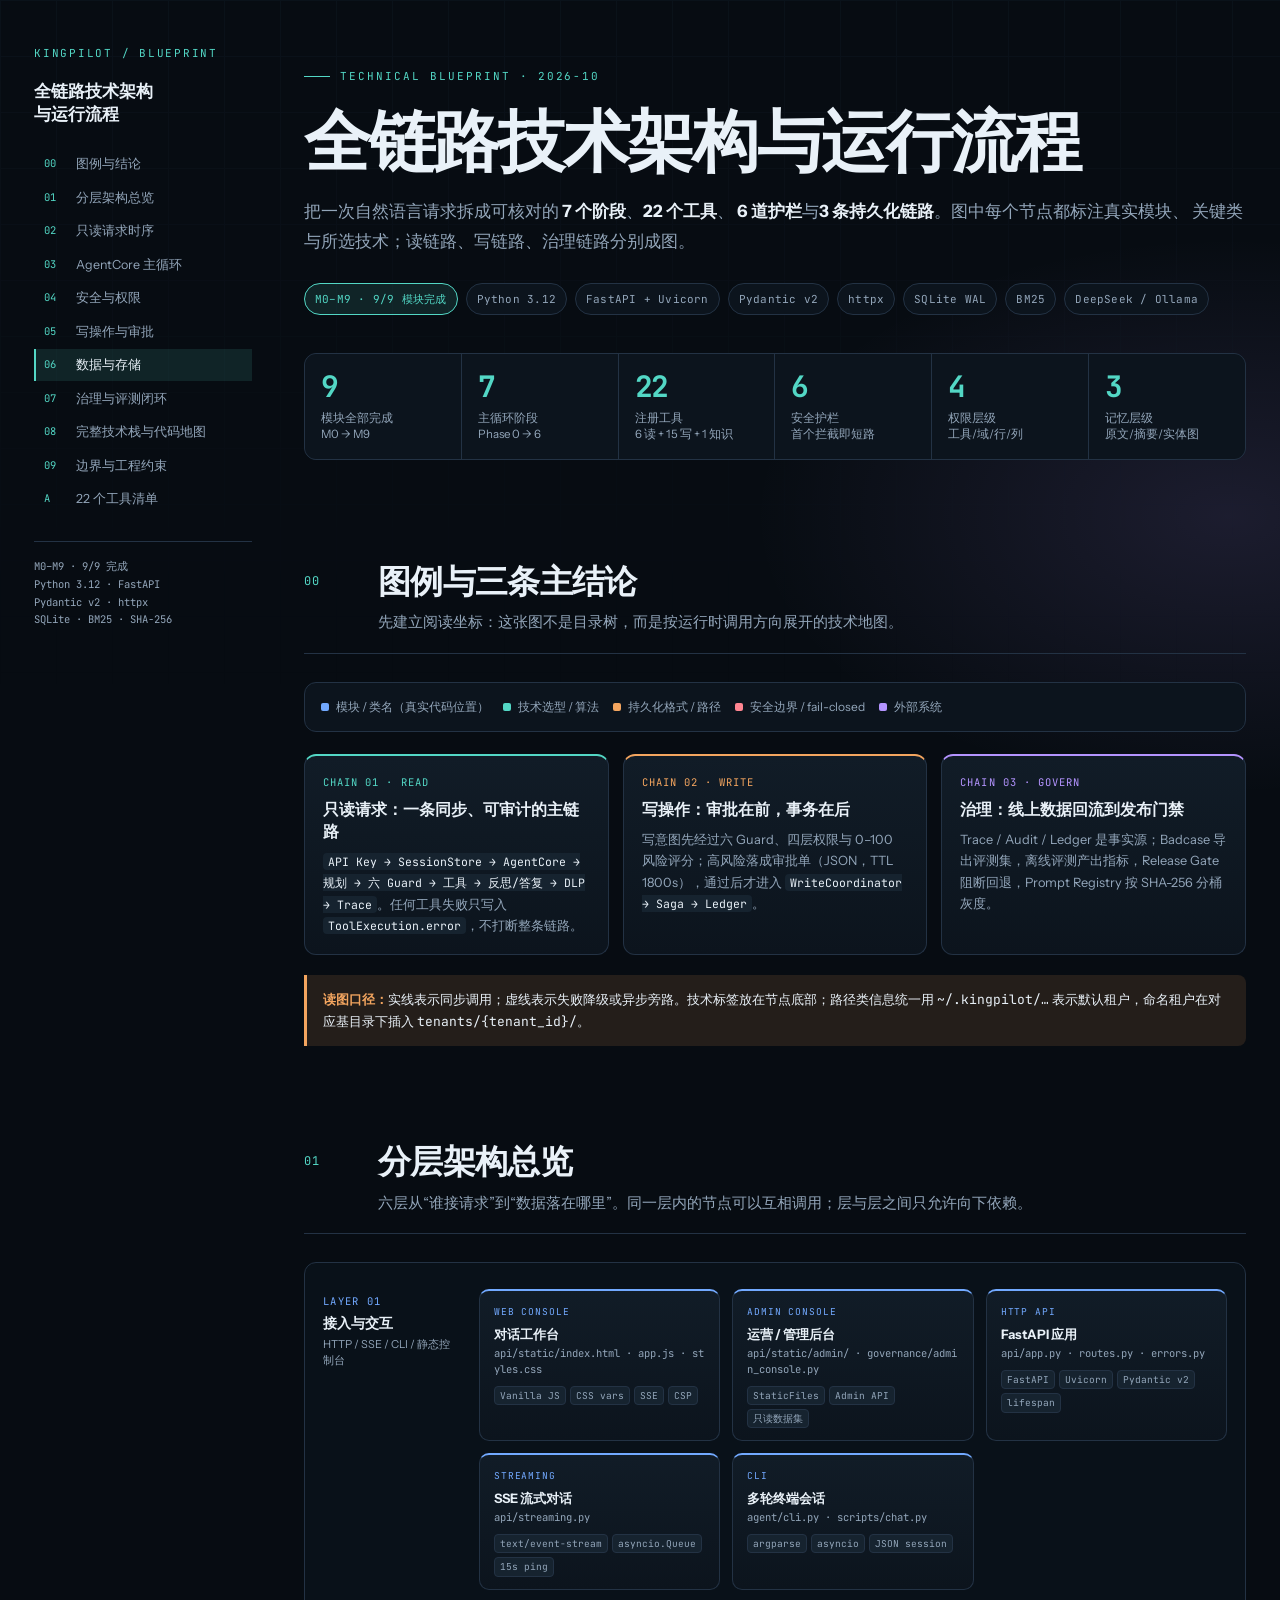
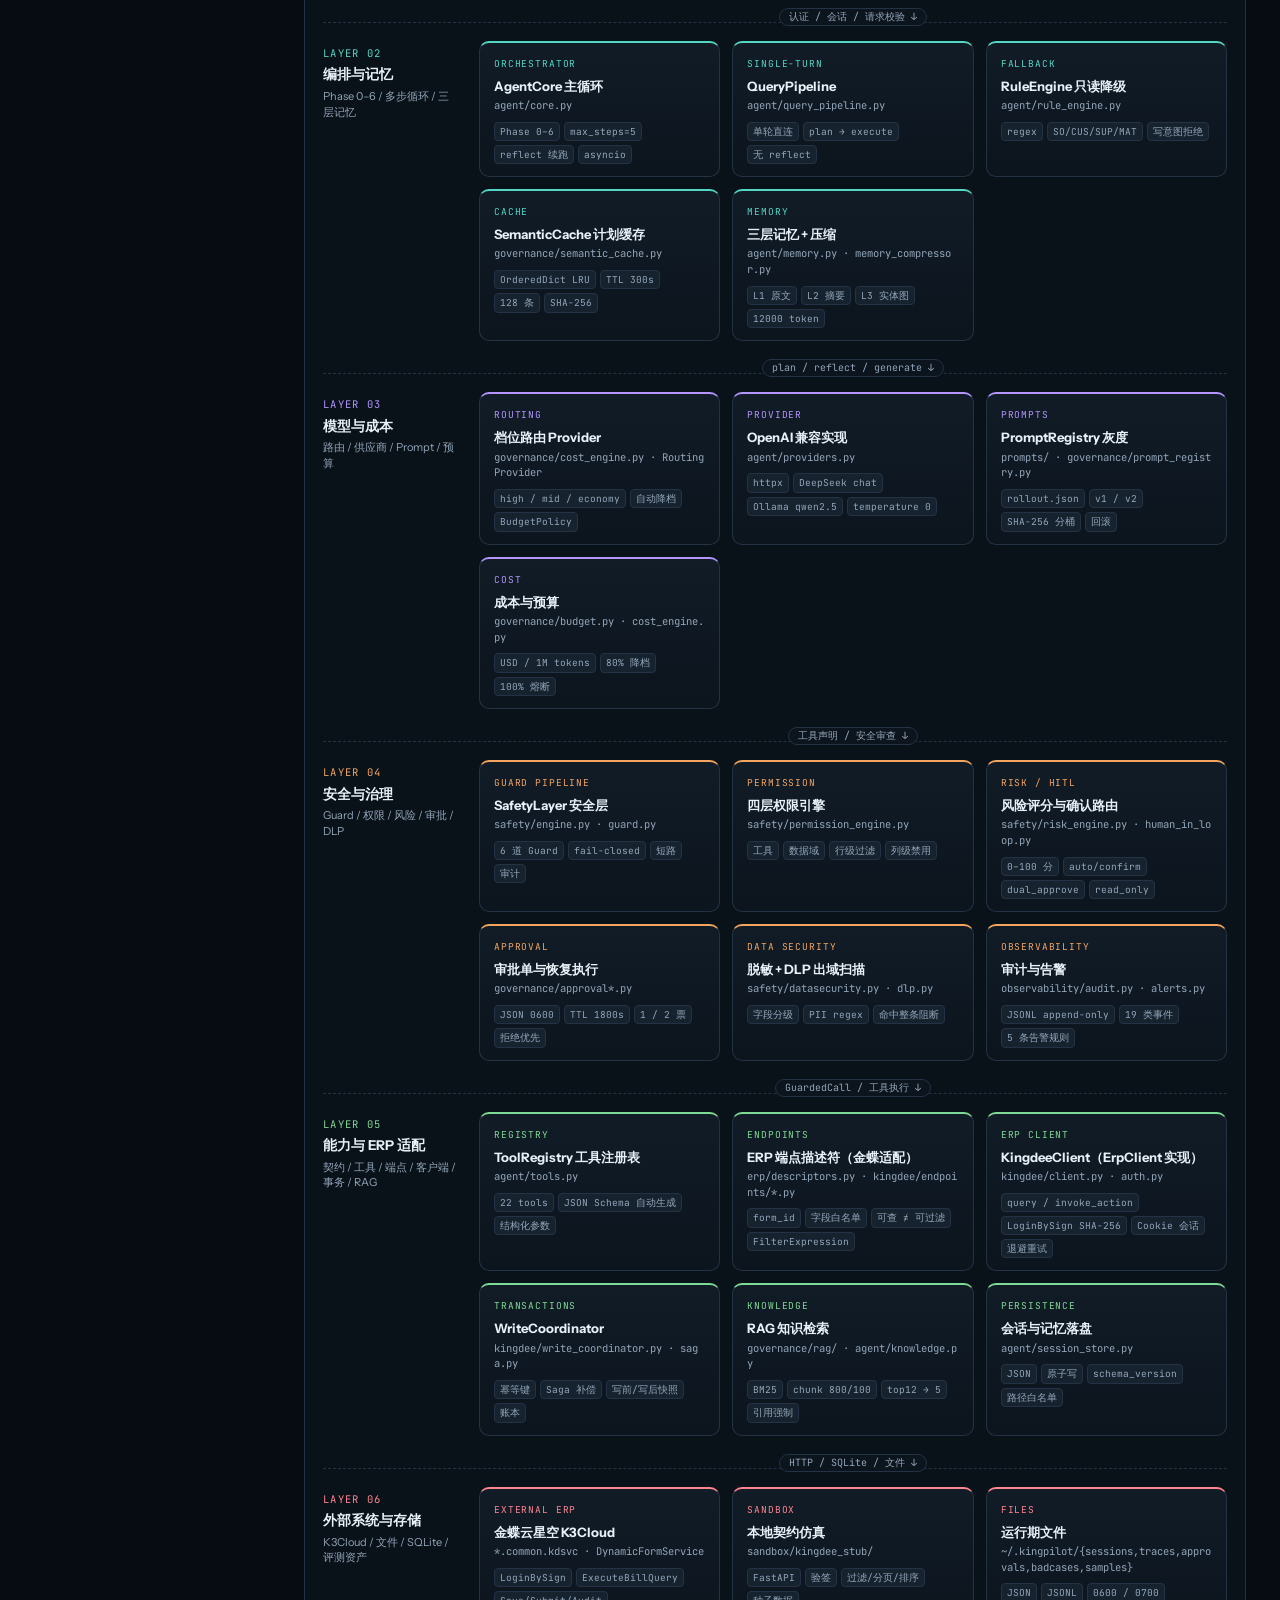
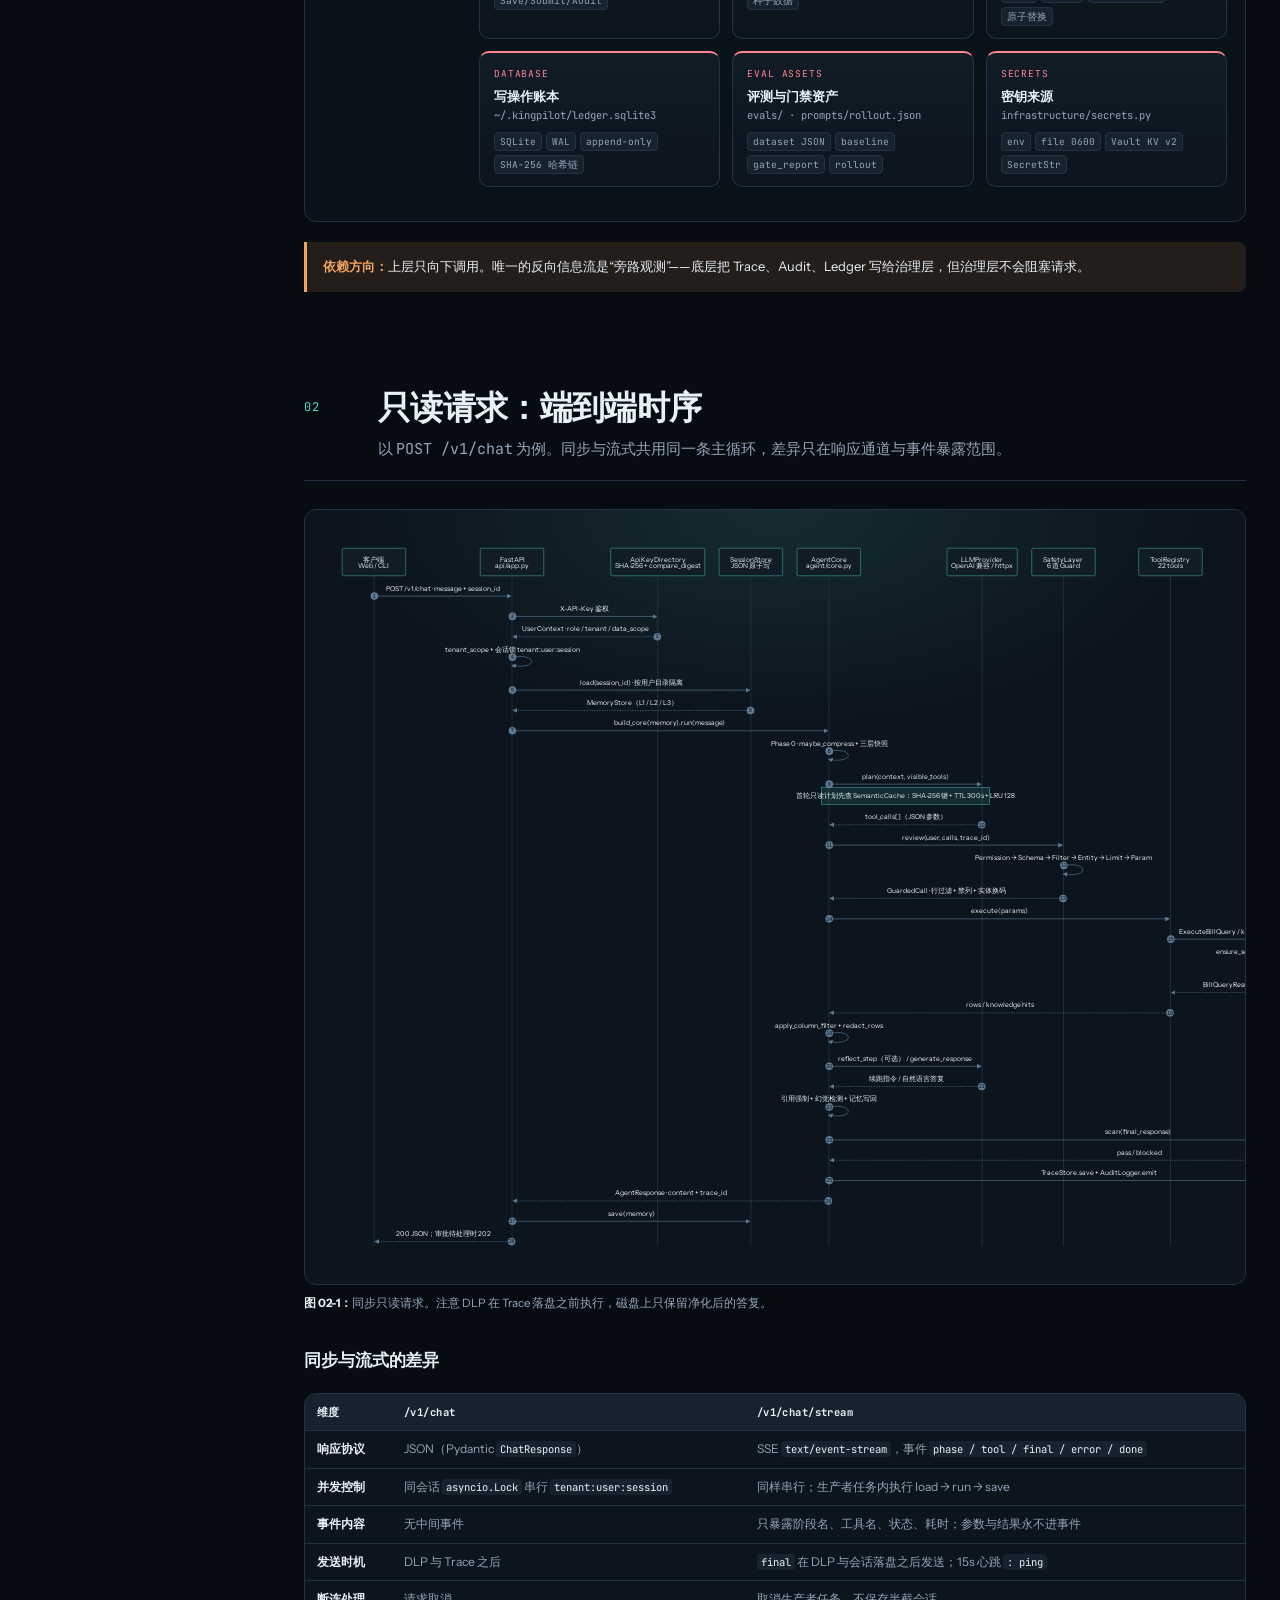
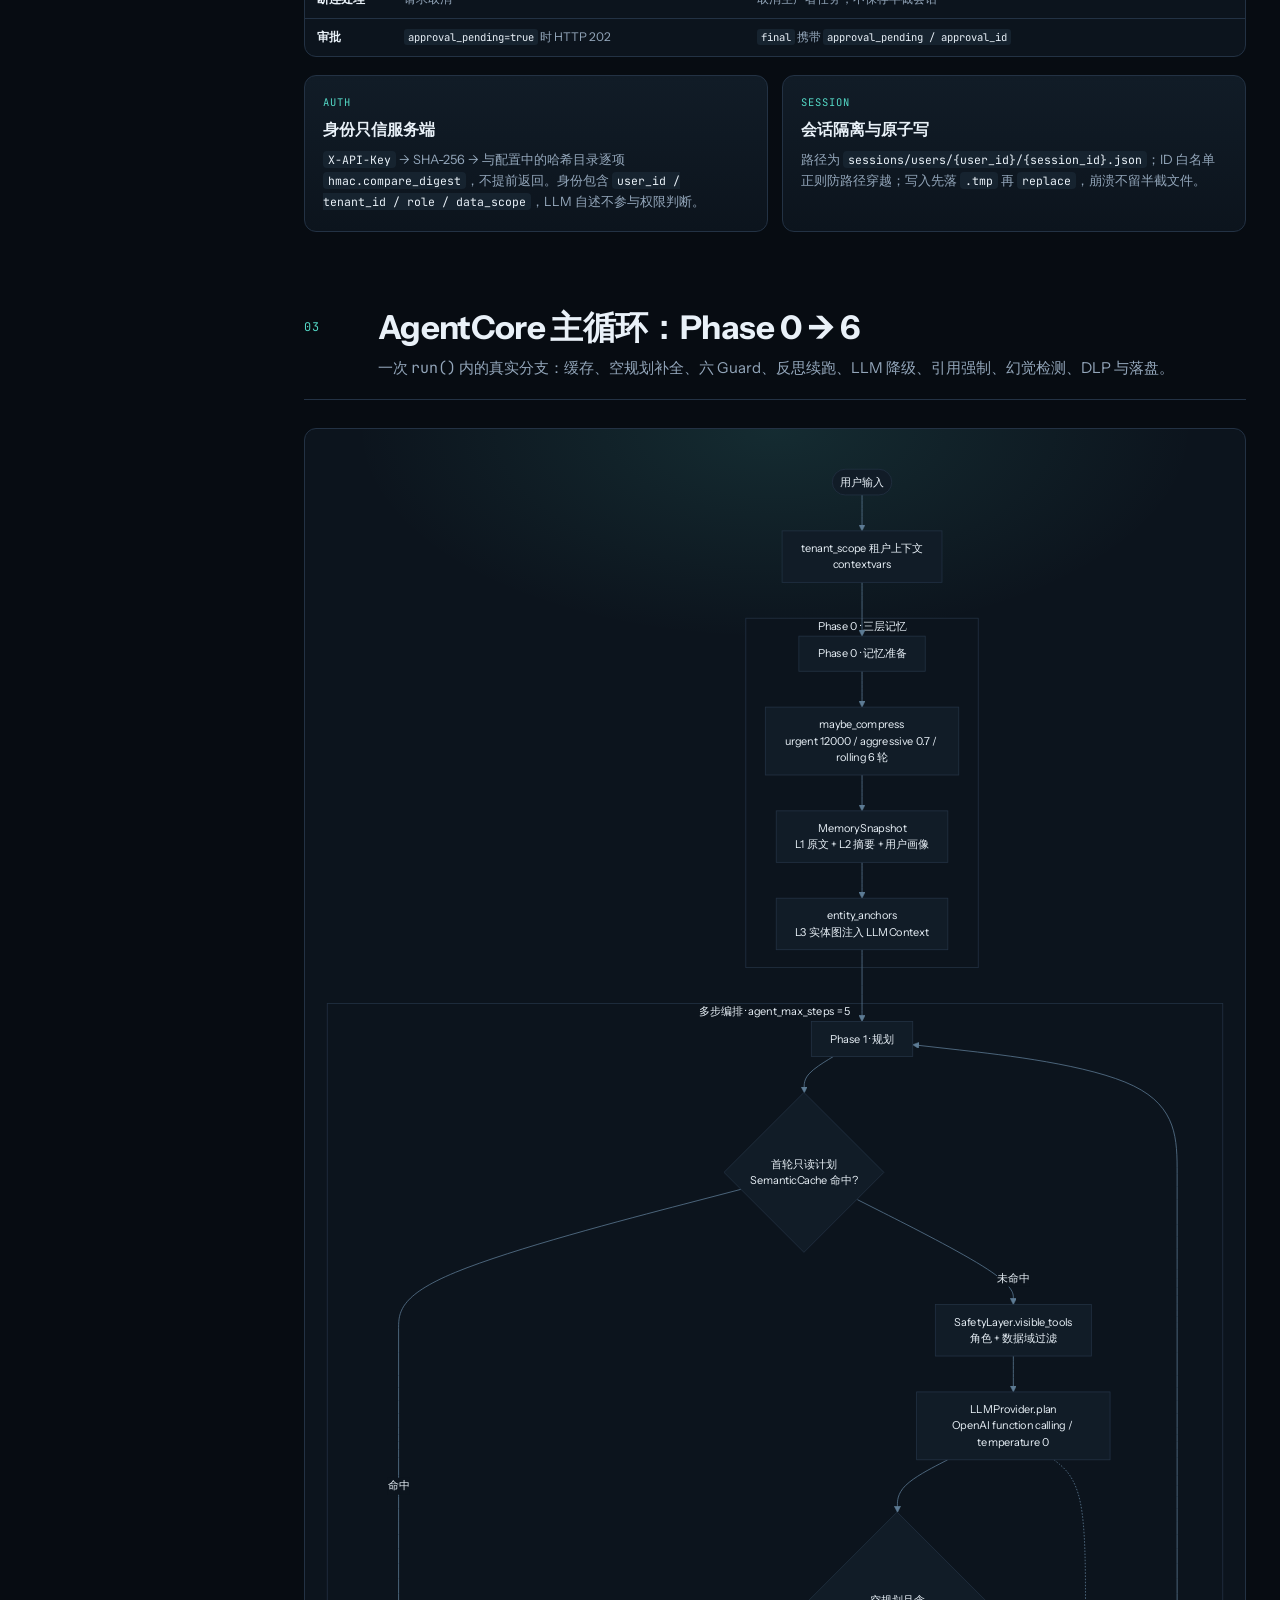
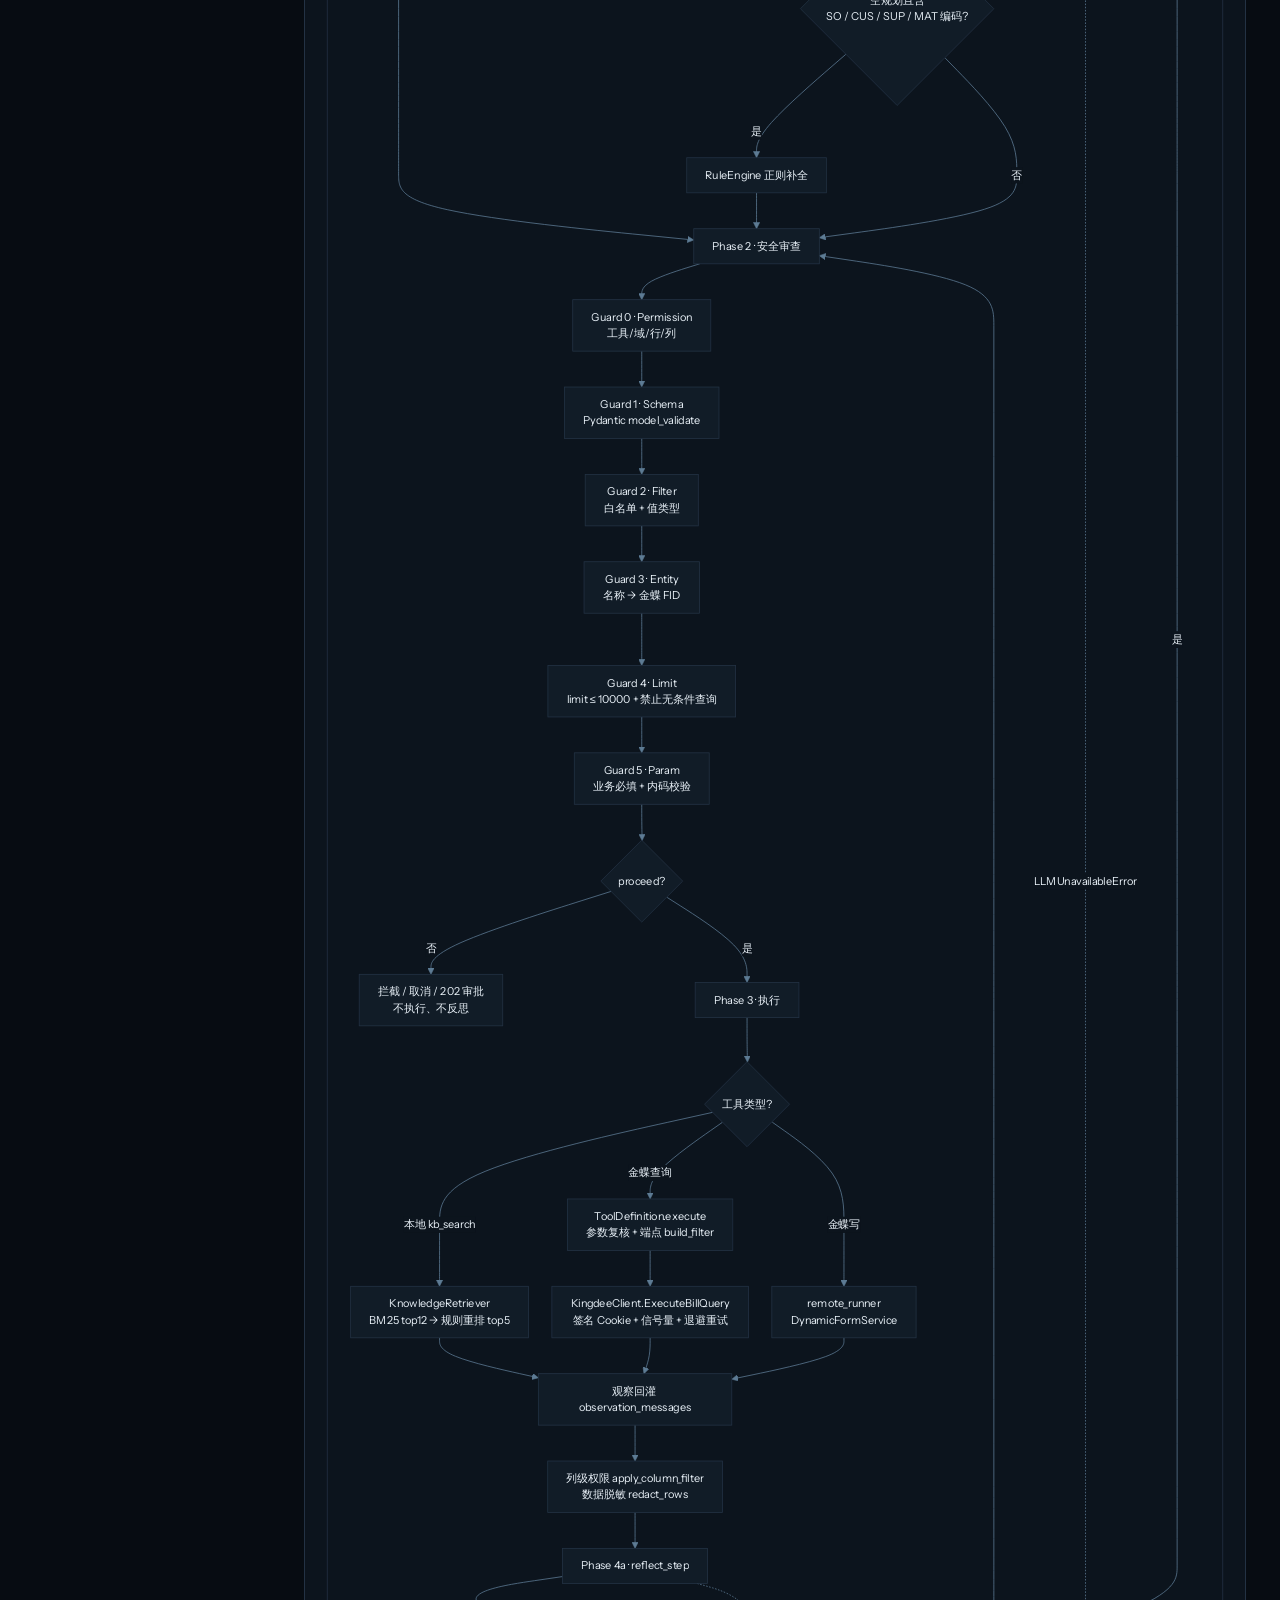
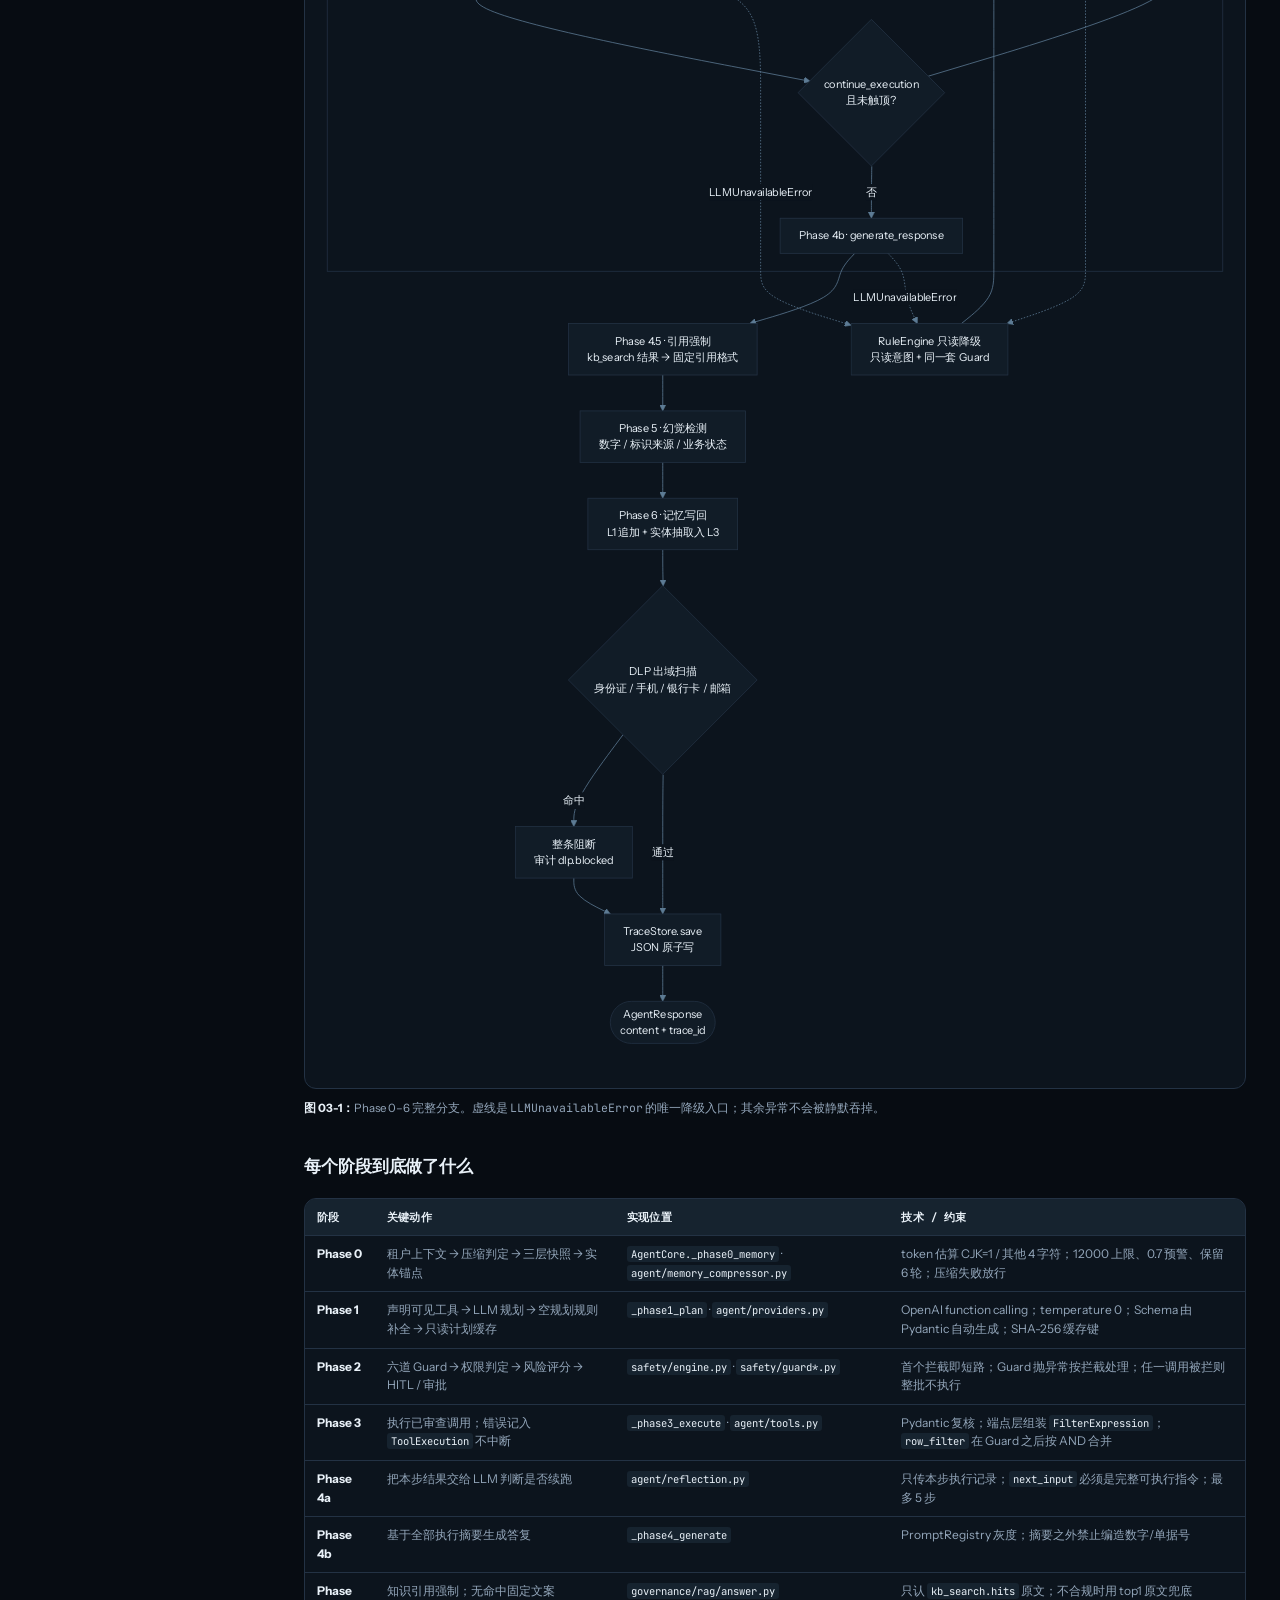
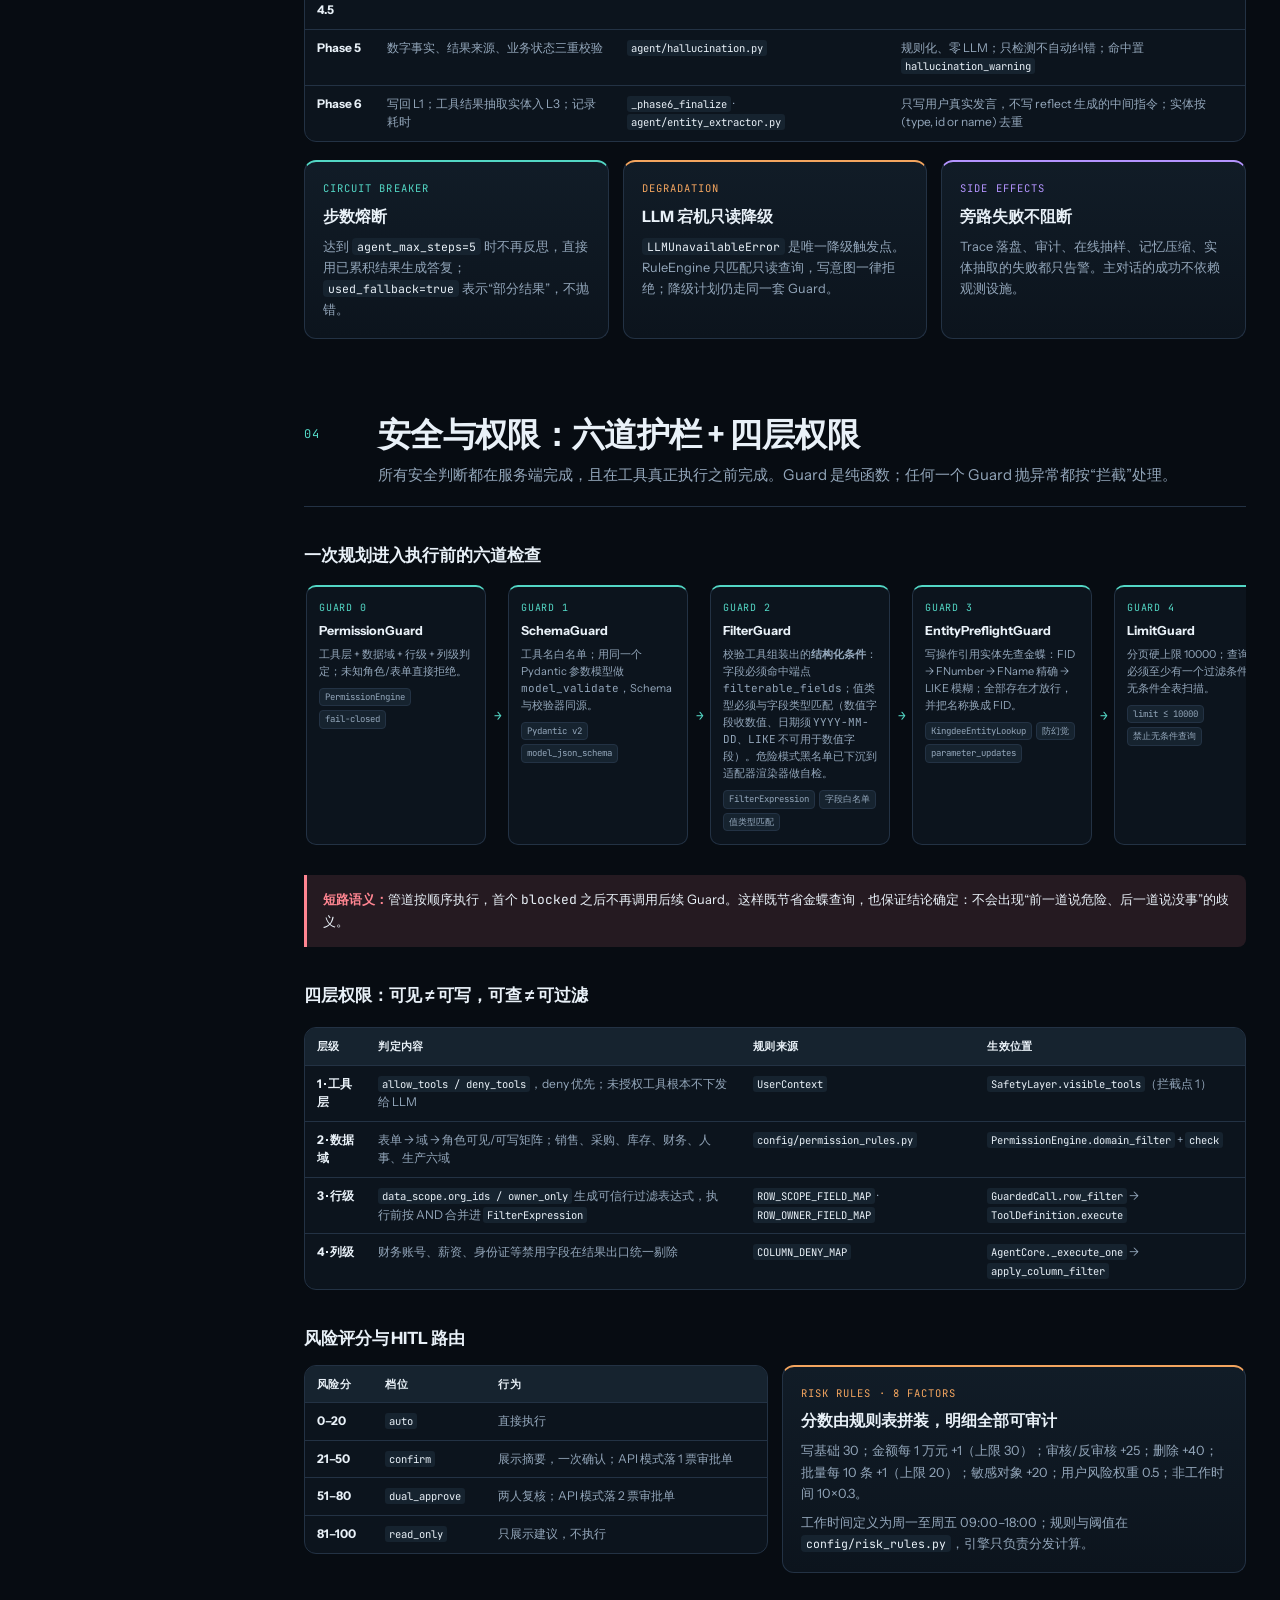
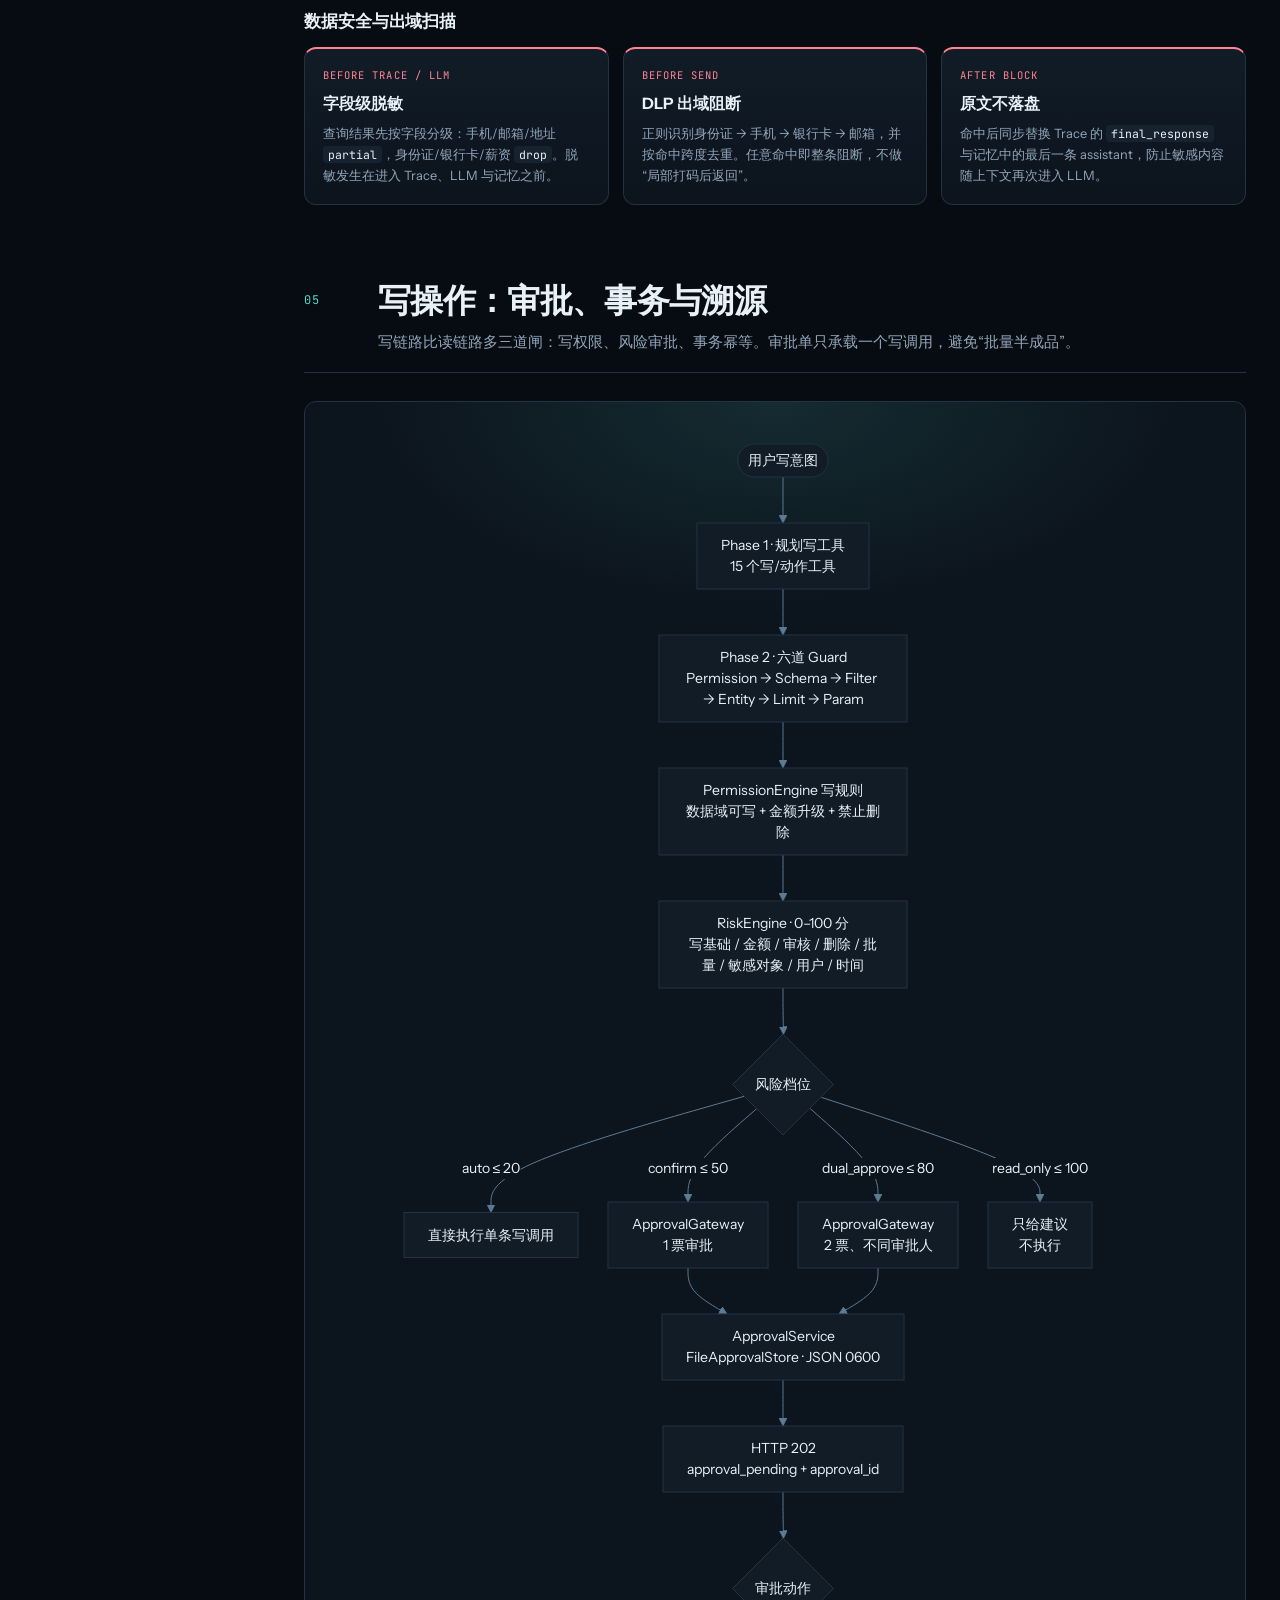
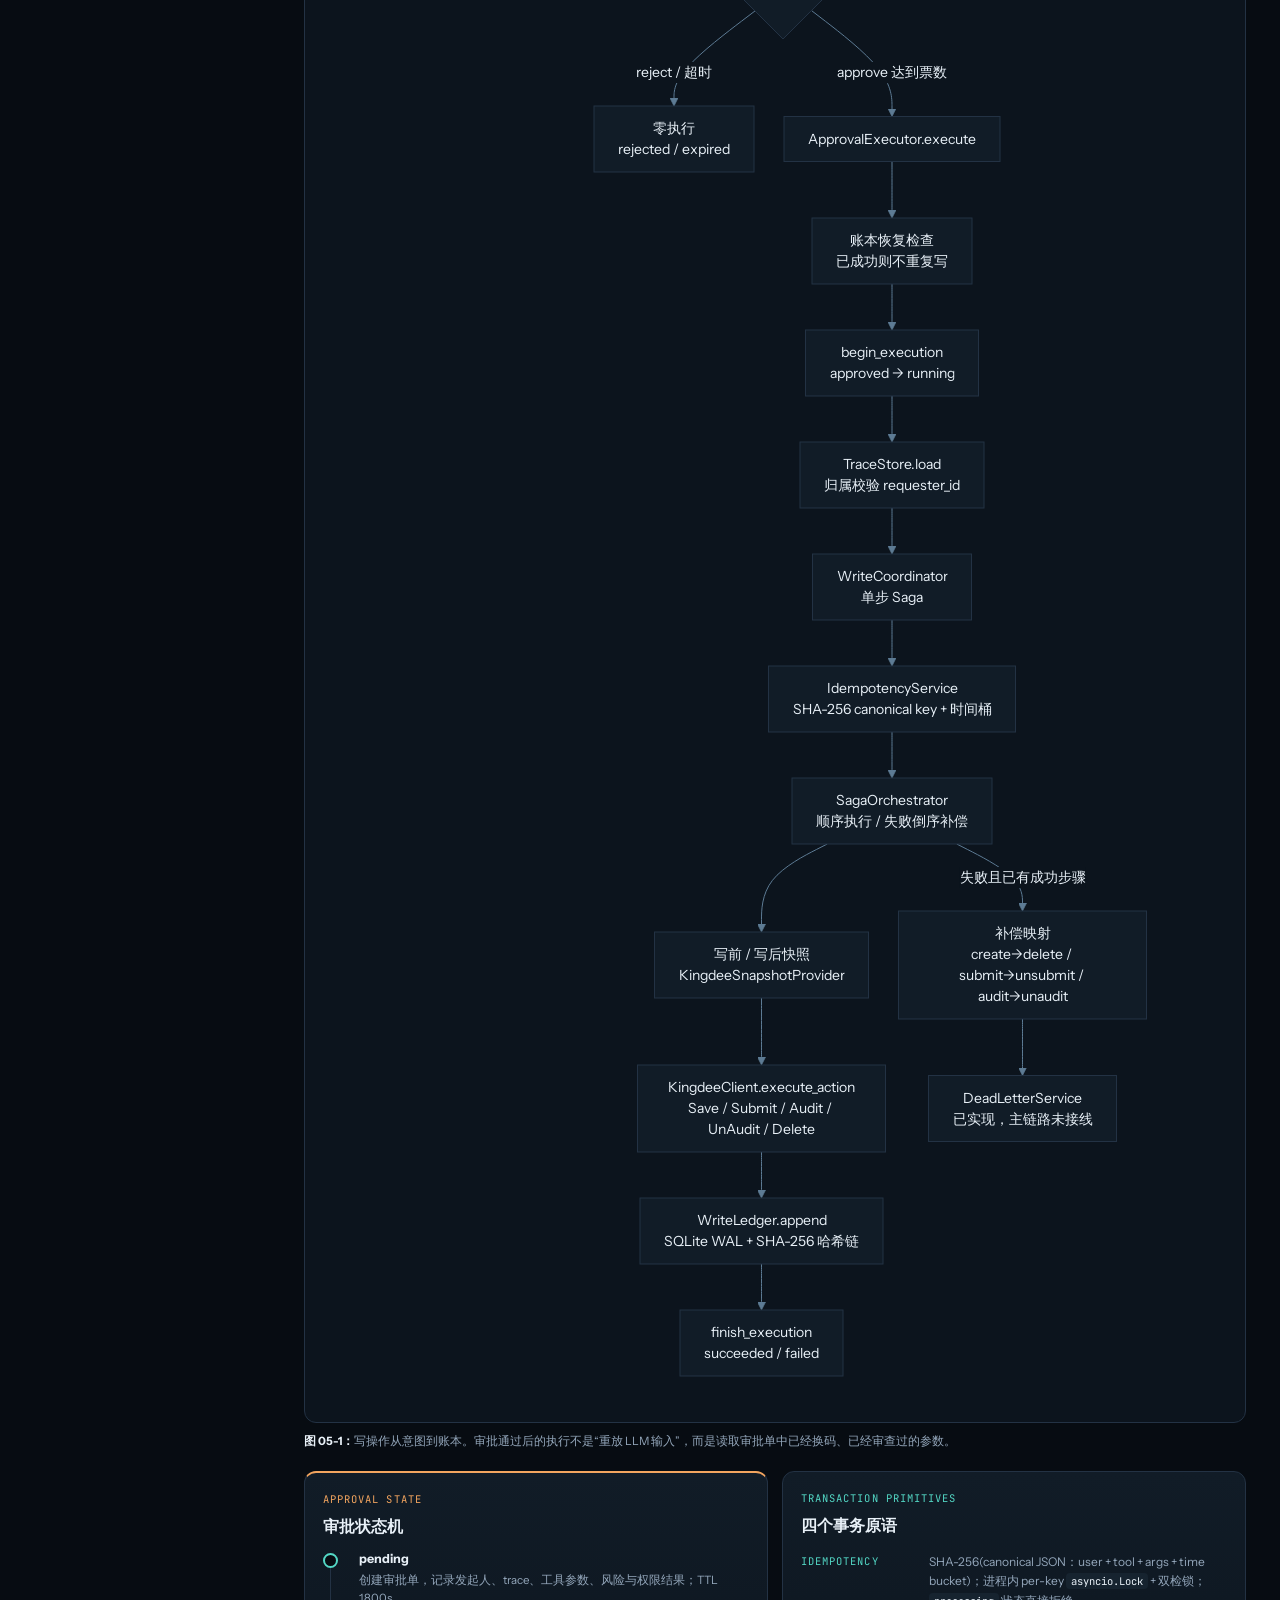
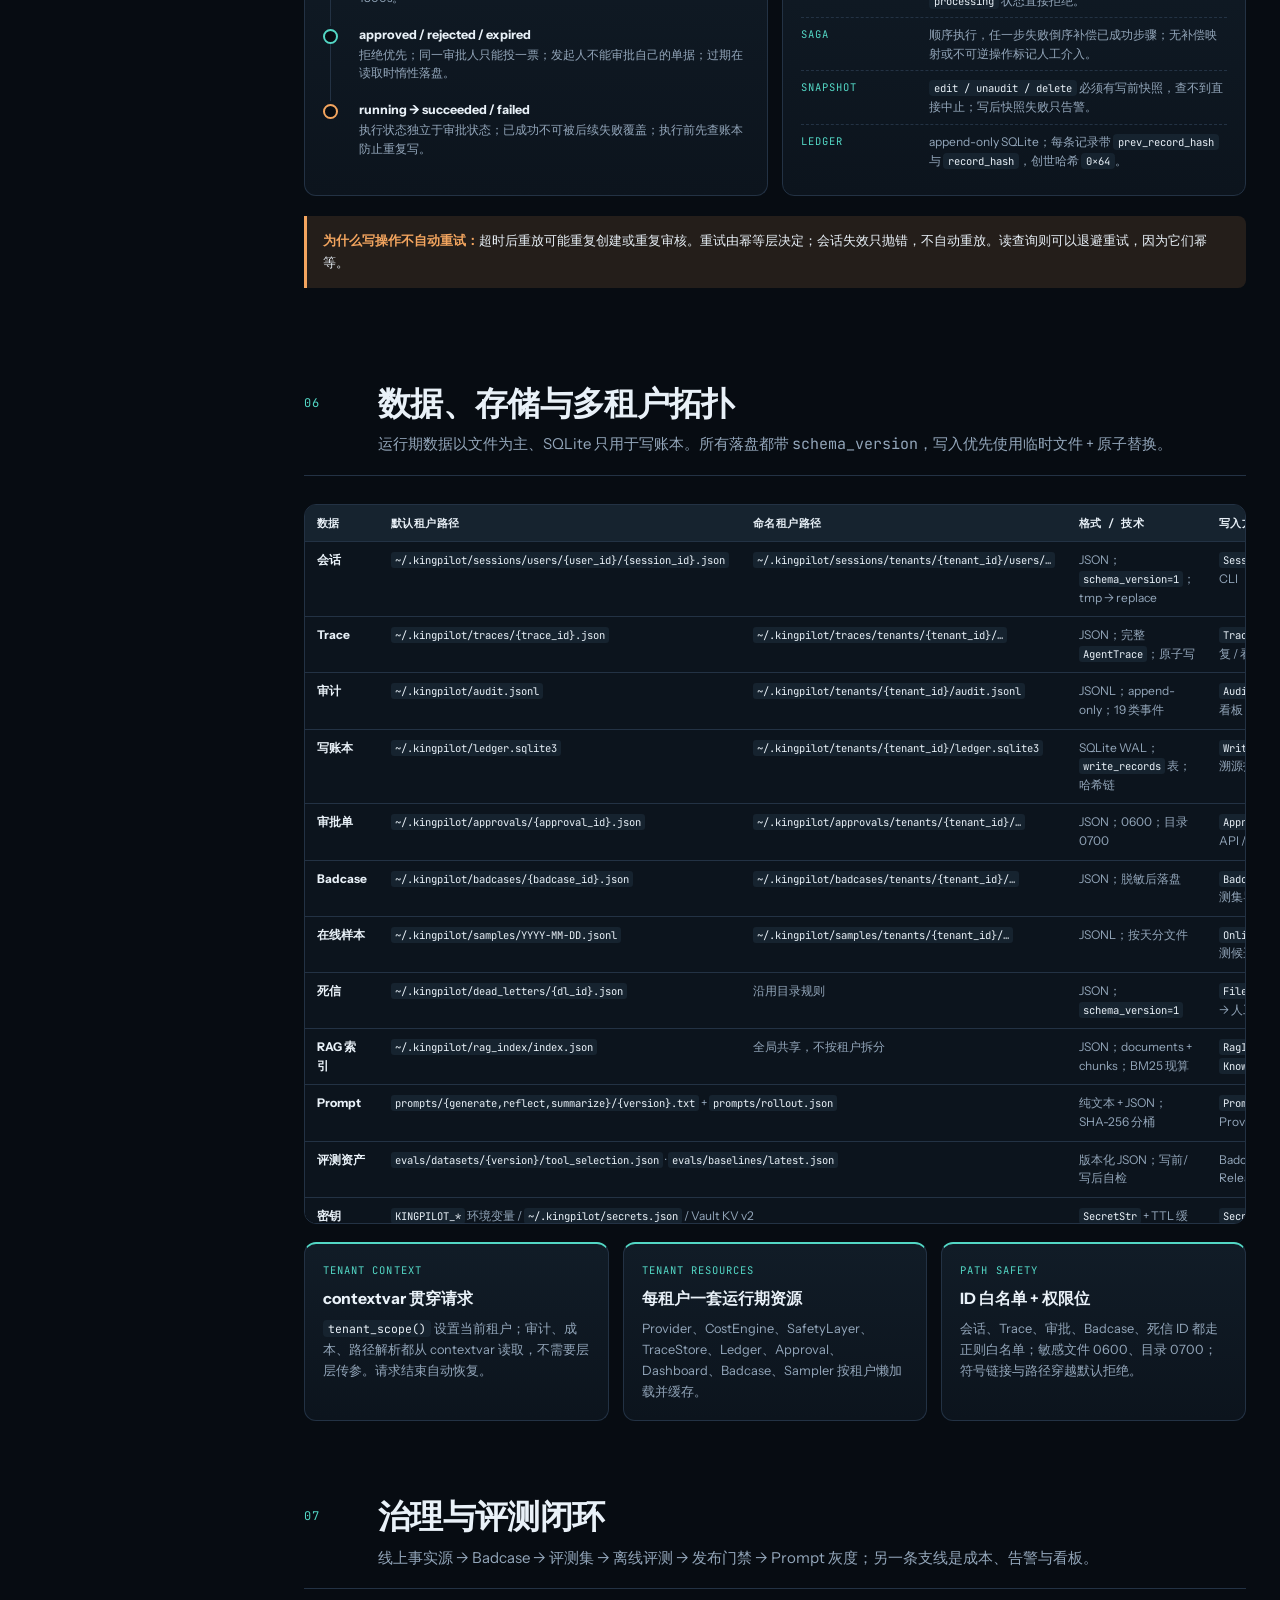
<file: kingpilot-architecture/kingpilot-architecture.html>
<!-- Generated by Trae Work -->
<!DOCTYPE html>
<html lang="zh-CN">
<head>
<meta charset="UTF-8">
<meta name="viewport" content="width=device-width, initial-scale=1.0">
<title>KingPilot · 全链路技术架构与运行流程</title>
<link rel="icon" href="assets/favicon.svg" type="image/svg+xml">
<style>
  @font-face {
    font-family: 'Instrument Sans';
    src: url('./_shared/fonts/InstrumentSans-Regular.ttf') format('truetype');
    font-weight: 400;
    font-display: swap;
  }
  @font-face {
    font-family: 'Instrument Sans';
    src: url('./_shared/fonts/InstrumentSans-Bold.ttf') format('truetype');
    font-weight: 700;
    font-display: swap;
  }
  @font-face {
    font-family: 'JetBrains Mono';
    src: url('./_shared/fonts/JetBrainsMono-Regular.ttf') format('truetype');
    font-weight: 400;
    font-display: swap;
  }
  @font-face {
    font-family: 'JetBrains Mono';
    src: url('./_shared/fonts/JetBrainsMono-Bold.ttf') format('truetype');
    font-weight: 700;
    font-display: swap;
  }

  :root {
    --bg: #070c12;
    --bg2: #0c141d;
    --surface: #111c27;
    --surface-2: #16232f;
    --ink: #e9f1f8;
    --muted: #93a6ba;
    --rule: #233244;
    --diagram-line: #5d7b94;
    --accent: #53d7c5;
    --accent2: #f3a55f;
    --blue: #72a9ff;
    --violet: #b494ff;
    --green: #7fda95;
    --red: #ff8591;
    --accent-soft: rgba(83, 215, 197, 0.12);
    --accent2-soft: rgba(243, 165, 95, 0.12);
    --blue-soft: rgba(114, 169, 255, 0.12);
    --violet-soft: rgba(180, 148, 255, 0.12);
    --green-soft: rgba(127, 218, 149, 0.12);
    --red-soft: rgba(255, 133, 145, 0.12);
    --l1: var(--blue);
    --l2: var(--accent);
    --l3: var(--violet);
    --l4: var(--accent2);
    --l5: var(--green);
    --l6: var(--red);
    --font-sans: 'Instrument Sans', 'PingFang SC', 'Hiragino Sans GB', 'Microsoft YaHei', sans-serif;
    --font-mono: 'JetBrains Mono', 'SFMono-Regular', Menlo, Consolas, monospace;
    --radius: 12px;
    --maxw: 1380px;
  }

  * { box-sizing: border-box; }
  html { scroll-behavior: smooth; }
  body {
    margin: 0;
    color: var(--ink);
    background:
      radial-gradient(900px 520px at 8% -8%, var(--accent-soft), transparent 62%),
      radial-gradient(820px 480px at 96% 2%, var(--violet-soft), transparent 58%),
      var(--bg);
    font-family: var(--font-sans);
    font-size: 16px;
    line-height: 1.68;
    -webkit-font-smoothing: antialiased;
  }
  body::before {
    content: '';
    position: fixed;
    inset: 0;
    z-index: 0;
    pointer-events: none;
    opacity: 0.16;
    background-image:
      linear-gradient(var(--rule) 1px, transparent 1px),
      linear-gradient(90deg, var(--rule) 1px, transparent 1px);
    background-size: 56px 56px;
    mask-image: linear-gradient(to bottom, black, transparent 78%);
  }

  a { color: var(--accent); text-decoration: none; }
  a:hover { text-decoration: underline; }
  code, .mono { font-family: var(--font-mono); }

  .shell {
    position: relative;
    z-index: 1;
    max-width: var(--maxw);
    margin: 0 auto;
    padding: 0 34px 110px;
    display: grid;
    grid-template-columns: 218px minmax(0, 1fr);
    gap: 52px;
  }

  /* ── Sidebar ── */
  .sidebar {
    grid-column: 1;
    position: sticky;
    top: 0;
    align-self: start;
    max-height: 100vh;
    padding: 44px 0 30px;
    overflow: auto;
  }
  .side-brand {
    font-family: var(--font-mono);
    font-size: 11px;
    letter-spacing: 0.16em;
    text-transform: uppercase;
    color: var(--accent);
    margin-bottom: 18px;
  }
  .side-title {
    font-size: 17px;
    font-weight: 700;
    line-height: 1.35;
    margin: 0 0 22px;
  }
  .side-nav { display: flex; flex-direction: column; gap: 2px; }
  .side-nav a {
    display: grid;
    grid-template-columns: 24px 1fr;
    gap: 8px;
    padding: 7px 8px;
    border-left: 2px solid transparent;
    color: var(--muted);
    font-size: 12.5px;
    line-height: 1.4;
  }
  .side-nav a:hover { color: var(--ink); text-decoration: none; }
  .side-nav a.active { color: var(--ink); border-left-color: var(--accent); background: var(--accent-soft); }
  .side-nav .num { font-family: var(--font-mono); font-size: 10.5px; color: var(--accent); padding-top: 1px; }
  .side-foot {
    margin-top: 26px;
    padding-top: 16px;
    border-top: 1px solid var(--rule);
    font-family: var(--font-mono);
    font-size: 10.5px;
    line-height: 1.7;
    color: var(--muted);
  }

  .main { grid-column: 2; min-width: 0; }

  /* ── Hero ── */
  .hero { padding: 58px 0 26px; }
  .eyebrow {
    display: inline-flex;
    align-items: center;
    gap: 10px;
    font-family: var(--font-mono);
    font-size: 11px;
    letter-spacing: 0.18em;
    text-transform: uppercase;
    color: var(--accent);
    margin-bottom: 20px;
  }
  .eyebrow::before {
    content: '';
    width: 26px;
    height: 1px;
    background: var(--accent);
  }
  h1 {
    font-size: clamp(2.35rem, 5.2vw, 4.25rem);
    line-height: 1.06;
    letter-spacing: -0.035em;
    margin: 0 0 20px;
    max-width: 15em;
  }
  .lede {
    max-width: 56em;
    font-size: 1.06rem;
    line-height: 1.78;
    color: var(--muted);
    margin: 0;
  }
  .lede strong { color: var(--ink); font-weight: 700; }
  .hero-meta {
    display: flex;
    flex-wrap: wrap;
    gap: 8px;
    margin-top: 26px;
  }
  .pill {
    font-family: var(--font-mono);
    font-size: 11px;
    letter-spacing: 0.02em;
    padding: 6px 10px;
    border: 1px solid var(--rule);
    border-radius: 999px;
    color: var(--muted);
    background: var(--bg2);
  }
  .pill.live { color: var(--accent); border-color: var(--accent); background: var(--accent-soft); }
  .pill.warn { color: var(--accent2); border-color: var(--accent2); background: var(--accent2-soft); }

  .stats {
    display: grid;
    grid-template-columns: repeat(6, 1fr);
    gap: 1px;
    background: var(--rule);
    border: 1px solid var(--rule);
    border-radius: var(--radius);
    overflow: hidden;
    margin-top: 38px;
  }
  .stat { background: var(--bg2); padding: 18px 16px 16px; }
  .stat b {
    display: block;
    font-family: var(--font-mono);
    font-size: 1.85rem;
    line-height: 1;
    color: var(--accent);
    margin-bottom: 8px;
    letter-spacing: -0.04em;
  }
  .stat span { display: block; font-size: 11.5px; color: var(--muted); line-height: 1.45; }
  .stats.five { grid-template-columns: repeat(5, 1fr); }

  /* ── Sections ── */
  .section { padding-top: 76px; scroll-margin-top: 24px; }
  .section-head {
    display: grid;
    grid-template-columns: 56px minmax(0, 1fr);
    gap: 18px;
    align-items: start;
    padding-bottom: 18px;
    border-bottom: 1px solid var(--rule);
    margin-bottom: 28px;
  }
  .section-num {
    font-family: var(--font-mono);
    font-size: 12px;
    color: var(--accent);
    padding-top: 9px;
    letter-spacing: 0.08em;
  }
  h2 {
    font-size: clamp(1.55rem, 2.7vw, 2.05rem);
    line-height: 1.2;
    letter-spacing: -0.02em;
    margin: 0 0 8px;
  }
  .section-sub { margin: 0; color: var(--muted); font-size: 0.94rem; max-width: 62em; }
  h3 {
    font-size: 1.06rem;
    letter-spacing: -0.005em;
    margin: 34px 0 12px;
    color: var(--ink);
  }
  h3 .mono { color: var(--accent); font-size: 0.86em; font-weight: 400; }
  p { margin: 0 0 14px; }
  .muted { color: var(--muted); }
  .small { font-size: 0.86rem; }

  /* ── Legend / cards ── */
  .legend {
    display: flex;
    flex-wrap: wrap;
    gap: 8px 14px;
    padding: 14px 16px;
    background: var(--bg2);
    border: 1px solid var(--rule);
    border-radius: var(--radius);
    margin-bottom: 22px;
  }
  .legend-item { display: inline-flex; align-items: center; gap: 7px; font-size: 12px; color: var(--muted); }
  .dot { width: 8px; height: 8px; border-radius: 2px; display: inline-block; }
  .dot.tech { background: var(--accent); }
  .dot.module { background: var(--blue); }
  .dot.store { background: var(--accent2); }
  .dot.boundary { background: var(--red); }
  .dot.external { background: var(--violet); }

  .grid-3 { display: grid; grid-template-columns: repeat(3, 1fr); gap: 14px; }
  .grid-2 { display: grid; grid-template-columns: repeat(2, 1fr); gap: 14px; }
  .grid-2 > *, .grid-3 > * { min-width: 0; }
  .card {
    background: linear-gradient(180deg, var(--surface), var(--bg2));
    border: 1px solid var(--rule);
    border-radius: var(--radius);
    padding: 18px;
  }
  .card.accent { border-top: 2px solid var(--accent); }
  .card.amber { border-top: 2px solid var(--accent2); }
  .card.red { border-top: 2px solid var(--red); }
  .card.violet { border-top: 2px solid var(--violet); }
  .card .k {
    font-family: var(--font-mono);
    font-size: 10.5px;
    letter-spacing: 0.1em;
    text-transform: uppercase;
    color: var(--accent);
    margin-bottom: 8px;
  }
  .card.amber .k { color: var(--accent2); }
  .card.red .k { color: var(--red); }
  .card.violet .k { color: var(--violet); }
  .card h4 { margin: 0 0 8px; font-size: 0.98rem; line-height: 1.4; }
  .card p { margin: 0; font-size: 12.8px; line-height: 1.65; color: var(--muted); }
  .card p + p { margin-top: 8px; }
  .card code { font-size: 11.5px; color: var(--ink); background: var(--surface-2); padding: 1px 5px; border-radius: 4px; }

  .callout {
    border-left: 3px solid var(--accent2);
    background: var(--accent2-soft);
    padding: 14px 16px;
    border-radius: 0 8px 8px 0;
    margin: 20px 0;
    font-size: 13px;
    color: var(--ink);
  }
  .callout.red { border-left-color: var(--red); background: var(--red-soft); }
  .callout strong { color: var(--accent2); }
  .callout.red strong { color: var(--red); }

  /* ── Layered architecture ── */
  .arch {
    border: 1px solid var(--rule);
    border-radius: var(--radius);
    background: rgba(12, 20, 29, 0.72);
    padding: 8px 18px 16px;
  }
  .lane {
    display: grid;
    grid-template-columns: 136px minmax(0, 1fr);
    gap: 20px;
    padding: 18px 0;
    border-top: 1px dashed var(--rule);
  }
  .lane:first-child { border-top: 0; }
  .lane-head { padding-top: 4px; }
  .lane-head .ln {
    font-family: var(--font-mono);
    font-size: 10.5px;
    letter-spacing: 0.12em;
    color: var(--lane);
    margin-bottom: 3px;
  }
  .lane-head .lt { font-size: 13.5px; font-weight: 700; line-height: 1.35; }
  .lane-head .ld { font-size: 11px; color: var(--muted); line-height: 1.45; margin-top: 5px; }
  .lane-track { display: grid; grid-template-columns: repeat(auto-fit, minmax(216px, 1fr)); gap: 12px; }
  .node {
    --lane: var(--accent);
    position: relative;
    background: linear-gradient(180deg, var(--surface), var(--bg2));
    border: 1px solid var(--rule);
    border-top: 2px solid var(--lane);
    border-radius: 10px;
    padding: 13px 14px 12px;
    min-width: 0;
  }
  .node .node-kicker {
    font-family: var(--font-mono);
    font-size: 9.5px;
    letter-spacing: 0.09em;
    text-transform: uppercase;
    color: var(--lane);
    margin-bottom: 5px;
  }
  .node .node-title { font-size: 13px; font-weight: 700; line-height: 1.4; margin-bottom: 3px; }
  .node .node-code {
    font-family: var(--font-mono);
    font-size: 10.5px;
    color: var(--muted);
    line-height: 1.5;
    margin-bottom: 8px;
    word-break: break-all;
  }
  .chips { display: flex; flex-wrap: wrap; gap: 4px; }
  .chips span {
    font-family: var(--font-mono);
    font-size: 9.5px;
    line-height: 1.4;
    padding: 2px 5px;
    border: 1px solid var(--rule);
    border-radius: 4px;
    color: var(--muted);
    background: var(--surface-2);
    white-space: nowrap;
  }
  .lane-sep {
    display: grid;
    grid-template-columns: 136px 1fr;
    gap: 20px;
    height: 14px;
  }
  .lane-sep span {
    grid-column: 2;
    justify-self: center;
    align-self: center;
    font-family: var(--font-mono);
    font-size: 10px;
    color: var(--muted);
    border: 1px solid var(--rule);
    background: var(--bg2);
    border-radius: 999px;
    padding: 1px 9px;
    line-height: 1.4;
  }

  /* ── Diagrams ── */
  figure { margin: 24px 0 0; }
  .diagram-scroll {
    overflow-x: auto;
    border: 1px solid var(--rule);
    border-radius: var(--radius);
    background:
      radial-gradient(600px 300px at 50% 0%, var(--accent-soft), transparent 70%),
      var(--bg2);
    padding: 18px 16px 12px;
  }
  .diagram-scroll .mermaid { min-width: 980px; text-align: center; }
  .diagram-scroll.tall .mermaid { min-width: 900px; }
  .diagram-scroll.wide .mermaid { min-width: 1180px; }
  figcaption {
    margin-top: 10px;
    font-size: 11.5px;
    color: var(--muted);
    line-height: 1.55;
  }
  figcaption b { color: var(--ink); font-weight: 600; }
  .mermaid svg { max-width: 100%; height: auto; }

  /* ── Pipeline ── */
  .pipeline {
    display: grid;
    grid-template-columns: repeat(6, minmax(180px, 1fr));
    gap: 22px;
    overflow-x: auto;
    padding: 4px 2px 10px;
  }
  .pipe {
    position: relative;
    background: var(--bg2);
    border: 1px solid var(--rule);
    border-top: 2px solid var(--accent);
    border-radius: 10px;
    padding: 13px 12px;
    min-height: 172px;
  }
  .pipe:not(:last-child)::after {
    content: '→';
    position: absolute;
    right: -17px;
    top: 50%;
    transform: translateY(-50%);
    color: var(--accent);
    font-family: var(--font-mono);
    font-size: 13px;
  }
  .pipe .step {
    font-family: var(--font-mono);
    font-size: 10px;
    color: var(--accent);
    letter-spacing: 0.08em;
    margin-bottom: 6px;
  }
  .pipe h4 { margin: 0 0 6px; font-size: 12.5px; line-height: 1.35; }
  .pipe p { margin: 0 0 8px; font-size: 11px; color: var(--muted); line-height: 1.55; }
  .pipe .chips span { font-size: 9px; }

  /* ── Package index ── */
  .pkg-tools {
    display: flex;
    align-items: center;
    justify-content: space-between;
    gap: 12px;
    margin: 12px 0 14px;
  }
  .pkg-tools .hint { font-size: 11.5px; color: var(--muted); }
  .ghost-btn {
    font-family: var(--font-mono);
    font-size: 10.5px;
    color: var(--accent);
    background: var(--accent-soft);
    border: 1px solid var(--accent);
    border-radius: 999px;
    padding: 5px 11px;
    cursor: pointer;
  }
  .ghost-btn:hover { background: var(--surface-2); }
  .pkg {
    border: 1px solid var(--rule);
    border-radius: 10px;
    background: var(--bg2);
    margin: 9px 0;
    overflow: hidden;
  }
  .pkg > summary {
    list-style: none;
    cursor: pointer;
    display: flex;
    align-items: baseline;
    gap: 10px;
    flex-wrap: wrap;
    padding: 12px 14px;
    background: linear-gradient(180deg, var(--surface), var(--bg2));
  }
  .pkg > summary::-webkit-details-marker { display: none; }
  .pkg > summary::after {
    content: '+';
    margin-left: auto;
    font-family: var(--font-mono);
    font-size: 14px;
    color: var(--accent);
  }
  .pkg[open] > summary { border-bottom: 1px solid var(--rule); }
  .pkg[open] > summary::after { content: '−'; }
  .pkg > summary .pkg-name {
    font-family: var(--font-mono);
    font-size: 12px;
    color: var(--accent);
    font-weight: 700;
  }
  .pkg > summary .pkg-role { font-size: 12px; color: var(--ink); }
  .pkg > summary .pkg-meta {
    font-family: var(--font-mono);
    font-size: 10px;
    color: var(--muted);
    margin-left: auto;
  }
  .pkg-body { padding: 0 12px 10px; overflow: auto; }
  .pkg-body table { min-width: 600px; }
  .pkg-body td { font-size: 11.5px; }
  .pkg-body td:first-child { font-family: var(--font-mono); font-size: 10.5px; }

  /* ── Tables ── */
  .table-wrap {
    overflow: auto;
    max-width: 100%;
    max-height: 720px;
    border: 1px solid var(--rule);
    border-radius: var(--radius);
    background: var(--bg2);
    margin: 18px 0 0;
  }
  table { width: 100%; border-collapse: collapse; font-size: 12px; line-height: 1.55; }
  thead th {
    position: sticky;
    top: 0;
    z-index: 1;
    background: var(--surface-2);
    color: var(--ink);
    text-align: left;
    font-size: 10.5px;
    font-family: var(--font-mono);
    letter-spacing: 0.04em;
    font-weight: 700;
    padding: 10px 12px;
    border-bottom: 1px solid var(--rule);
    white-space: nowrap;
  }
  td { padding: 9px 12px; border-bottom: 1px solid var(--rule); vertical-align: top; color: var(--muted); }
  td:first-child { color: var(--ink); font-weight: 600; }
  tr:last-child td { border-bottom: 0; }
  tbody tr:hover td { background: var(--surface); }
  td code, th code { font-size: 10.5px; color: var(--ink); background: var(--surface-2); padding: 1px 4px; border-radius: 3px; }
  .tag {
    display: inline-block;
    font-family: var(--font-mono);
    font-size: 9px;
    padding: 1px 5px;
    border-radius: 3px;
    border: 1px solid var(--rule);
    white-space: nowrap;
  }
  .tag.q { color: var(--blue); border-color: var(--blue); background: var(--blue-soft); }
  .tag.w { color: var(--accent2); border-color: var(--accent2); background: var(--accent2-soft); }
  .tag.k { color: var(--green); border-color: var(--green); background: var(--green-soft); }
  .tag.block { color: var(--red); border-color: var(--red); background: var(--red-soft); }

  /* ── Misc ── */
  .kv-list { display: flex; flex-direction: column; gap: 0; margin: 8px 0 0; }
  .kv {
    display: grid;
    grid-template-columns: 116px 1fr;
    gap: 12px;
    padding: 7px 0;
    border-top: 1px dashed var(--rule);
    font-size: 12px;
  }
  .kv:first-child { border-top: 0; }
  .kv .k { font-family: var(--font-mono); font-size: 10.5px; color: var(--accent); padding-top: 1px; }
  .kv .v { color: var(--muted); line-height: 1.6; }
  .kv .v code { color: var(--ink); font-size: 10.5px; }

  .timeline { display: flex; flex-direction: column; gap: 0; }
  .tl {
    display: grid;
    grid-template-columns: 24px minmax(0, 1fr);
    gap: 12px;
    position: relative;
    padding-bottom: 18px;
  }
  .tl:last-child { padding-bottom: 0; }
  .tl::before {
    content: '';
    position: absolute;
    left: 7px;
    top: 16px;
    bottom: 0;
    width: 1px;
    background: var(--rule);
  }
  .tl:last-child::before { display: none; }
  .tl .marker {
    width: 15px;
    height: 15px;
    border-radius: 50%;
    border: 2px solid var(--accent);
    background: var(--bg);
    margin-top: 3px;
    position: relative;
    z-index: 1;
  }
  .tl.amber .marker { border-color: var(--accent2); }
  .tl.red .marker { border-color: var(--red); }
  .tl h4 { margin: 0 0 3px; font-size: 12.5px; }
  .tl p { margin: 0; font-size: 11.5px; color: var(--muted); line-height: 1.6; }

  .footer {
    margin-top: 78px;
    padding-top: 22px;
    border-top: 1px solid var(--rule);
    font-size: 11px;
    color: var(--muted);
    display: flex;
    flex-wrap: wrap;
    gap: 10px 24px;
    justify-content: space-between;
  }
  .footer .mono { font-size: 10.5px; }

  @media (max-width: 1080px) {
    .shell { grid-template-columns: 1fr; gap: 0; padding: 0 22px 80px; }
    .sidebar { display: none; }
    .main { grid-column: 1; }
    .stats { grid-template-columns: repeat(3, 1fr); }
    .stats.five { grid-template-columns: repeat(3, 1fr); }
    .grid-3 { grid-template-columns: 1fr 1fr; }
    .lane { grid-template-columns: 1fr; gap: 10px; }
    .lane-sep { display: none; }
    .lane-head { display: flex; align-items: baseline; gap: 10px; flex-wrap: wrap; }
    .lane-head .ld { margin-top: 0; }
  }
  @media (max-width: 700px) {
    body { font-size: 15px; }
    .shell { padding: 0 16px 64px; }
    .hero { padding-top: 38px; }
    .stats { grid-template-columns: repeat(2, 1fr); }
    .stats.five { grid-template-columns: repeat(2, 1fr); }
    .grid-3, .grid-2 { grid-template-columns: 1fr; }
    .section { padding-top: 54px; }
    .section-head { grid-template-columns: 1fr; gap: 4px; }
    .section-num { padding-top: 0; }
    .table-wrap { max-height: 560px; }
    table { min-width: 720px; }
    .kv { grid-template-columns: 1fr; gap: 2px; }
    .diagram-scroll .mermaid { min-width: 820px; }
  }
  @media print {
    :root {
      --bg: #ffffff; --bg2: #f7f9fb; --surface: #ffffff; --surface-2: #eef2f6;
      --ink: #101820; --muted: #3f5265; --rule: #c9d5e0; --diagram-line: #5d7b94;
    }
    body::before { display: none; }
    .sidebar { display: none; }
    .shell { display: block; max-width: none; padding: 0 18mm; }
    .diagram-scroll { overflow: visible; }
    .diagram-scroll .mermaid { min-width: 0; }
    .section { page-break-inside: avoid; }
  }
</style>
</head>
<body>
<div class="shell">
  <aside class="sidebar">
    <div class="side-brand">KingPilot / Blueprint</div>
    <div class="side-title">全链路技术架构<br>与运行流程</div>
    <nav class="side-nav" id="sideNav">
      <a href="#overview"><span class="num">00</span><span>图例与结论</span></a>
      <a href="#layers"><span class="num">01</span><span>分层架构总览</span></a>
      <a href="#read-flow"><span class="num">02</span><span>只读请求时序</span></a>
      <a href="#core-loop"><span class="num">03</span><span>AgentCore 主循环</span></a>
      <a href="#safety"><span class="num">04</span><span>安全与权限</span></a>
      <a href="#write-flow"><span class="num">05</span><span>写操作与审批</span></a>
      <a href="#storage"><span class="num">06</span><span>数据与存储</span></a>
      <a href="#governance"><span class="num">07</span><span>治理与评测闭环</span></a>
      <a href="#stack"><span class="num">08</span><span>完整技术栈与代码地图</span></a>
      <a href="#boundaries"><span class="num">09</span><span>边界与工程约束</span></a>
      <a href="#tools"><span class="num">A</span><span>22 个工具清单</span></a>
    </nav>
    <div class="side-foot">
      M0–M9 · 9/9 完成<br>
      Python 3.12 · FastAPI<br>
      Pydantic v2 · httpx<br>
      SQLite · BM25 · SHA-256
    </div>
  </aside>

  <main class="main">
    <header class="hero">
      <div class="eyebrow">Technical blueprint · 2026-10</div>
      <h1>全链路技术架构与运行流程</h1>
      <p class="lede">
        把一次自然语言请求拆成可核对的 <strong>7 个阶段</strong>、<strong>22 个工具</strong>、
        <strong>6 道护栏</strong>与<strong>3 条持久化链路</strong>。图中每个节点都标注真实模块、
        关键类与所选技术；读链路、写链路、治理链路分别成图。
      </p>
      <div class="hero-meta">
        <span class="pill live">M0–M9 · 9/9 模块完成</span>
        <span class="pill">Python 3.12</span>
        <span class="pill">FastAPI + Uvicorn</span>
        <span class="pill">Pydantic v2</span>
        <span class="pill">httpx</span>
        <span class="pill">SQLite WAL</span>
        <span class="pill">BM25</span>
        <span class="pill">DeepSeek / Ollama</span>
      </div>
      <div class="stats">
        <div class="stat"><b>9</b><span>模块全部完成<br>M0 → M9</span></div>
        <div class="stat"><b>7</b><span>主循环阶段<br>Phase 0 → 6</span></div>
        <div class="stat"><b>22</b><span>注册工具<br>6 读 + 15 写 + 1 知识</span></div>
        <div class="stat"><b>6</b><span>安全护栏<br>首个拦截即短路</span></div>
        <div class="stat"><b>4</b><span>权限层级<br>工具/域/行/列</span></div>
        <div class="stat"><b>3</b><span>记忆层级<br>原文/摘要/实体图</span></div>
      </div>
    </header>

    <!-- ═══════════════════ 00 ═══════════════════ -->
    <section class="section" id="overview">
      <div class="section-head">
        <div class="section-num">00</div>
        <div>
          <h2>图例与三条主结论</h2>
          <p class="section-sub">先建立阅读坐标：这张图不是目录树，而是按运行时调用方向展开的技术地图。</p>
        </div>
      </div>

      <div class="legend">
        <span class="legend-item"><i class="dot module"></i>模块 / 类名（真实代码位置）</span>
        <span class="legend-item"><i class="dot tech"></i>技术选型 / 算法</span>
        <span class="legend-item"><i class="dot store"></i>持久化格式 / 路径</span>
        <span class="legend-item"><i class="dot boundary"></i>安全边界 / fail-closed</span>
        <span class="legend-item"><i class="dot external"></i>外部系统</span>
      </div>

      <div class="grid-3">
        <div class="card accent">
          <div class="k">Chain 01 · Read</div>
          <h4>只读请求：一条同步、可审计的主链路</h4>
          <p><code>API Key → SessionStore → AgentCore → 规划 → 六 Guard → 工具 → 反思/答复 → DLP → Trace</code>。任何工具失败只写入 <code>ToolExecution.error</code>，不打断整条链路。</p>
        </div>
        <div class="card amber">
          <div class="k">Chain 02 · Write</div>
          <h4>写操作：审批在前，事务在后</h4>
          <p>写意图先经过六 Guard、四层权限与 0–100 风险评分；高风险落成审批单（JSON，TTL 1800s），通过后才进入 <code>WriteCoordinator → Saga → Ledger</code>。</p>
        </div>
        <div class="card violet">
          <div class="k">Chain 03 · Govern</div>
          <h4>治理：线上数据回流到发布门禁</h4>
          <p>Trace / Audit / Ledger 是事实源；Badcase 导出评测集，离线评测产出指标，Release Gate 阻断回退，Prompt Registry 按 SHA-256 分桶灰度。</p>
        </div>
      </div>

      <div class="callout">
        <strong>读图口径：</strong>实线表示同步调用；虚线表示失败降级或异步旁路。技术标签放在节点底部；路径类信息统一用 <code>~/.kingpilot/…</code> 表示默认租户，命名租户在对应基目录下插入 <code>tenants/{tenant_id}/</code>。
      </div>
    </section>

    <!-- ═══════════════════ 01 ═══════════════════ -->
    <section class="section" id="layers">
      <div class="section-head">
        <div class="section-num">01</div>
        <div>
          <h2>分层架构总览</h2>
          <p class="section-sub">六层从“谁接请求”到“数据落在哪里”。同一层内的节点可以互相调用；层与层之间只允许向下依赖。</p>
        </div>
      </div>

      <div class="arch">
        <!-- L1 -->
        <div class="lane" style="--lane: var(--l1);">
          <div class="lane-head">
            <div class="ln">LAYER 01</div>
            <div class="lt">接入与交互</div>
            <div class="ld">HTTP / SSE / CLI / 静态控制台</div>
          </div>
          <div class="lane-track">
            <div class="node" style="--lane: var(--l1);">
              <div class="node-kicker">Web Console</div>
              <div class="node-title">对话工作台</div>
              <div class="node-code">api/static/index.html · app.js · styles.css</div>
              <div class="chips"><span>Vanilla JS</span><span>CSS vars</span><span>SSE</span><span>CSP</span></div>
            </div>
            <div class="node" style="--lane: var(--l1);">
              <div class="node-kicker">Admin Console</div>
              <div class="node-title">运营 / 管理后台</div>
              <div class="node-code">api/static/admin/ · governance/admin_console.py</div>
              <div class="chips"><span>StaticFiles</span><span>Admin API</span><span>只读数据集</span></div>
            </div>
            <div class="node" style="--lane: var(--l1);">
              <div class="node-kicker">HTTP API</div>
              <div class="node-title">FastAPI 应用</div>
              <div class="node-code">api/app.py · routes.py · errors.py</div>
              <div class="chips"><span>FastAPI</span><span>Uvicorn</span><span>Pydantic v2</span><span>lifespan</span></div>
            </div>
            <div class="node" style="--lane: var(--l1);">
              <div class="node-kicker">Streaming</div>
              <div class="node-title">SSE 流式对话</div>
              <div class="node-code">api/streaming.py</div>
              <div class="chips"><span>text/event-stream</span><span>asyncio.Queue</span><span>15s ping</span></div>
            </div>
            <div class="node" style="--lane: var(--l1);">
              <div class="node-kicker">CLI</div>
              <div class="node-title">多轮终端会话</div>
              <div class="node-code">agent/cli.py · scripts/chat.py</div>
              <div class="chips"><span>argparse</span><span>asyncio</span><span>JSON session</span></div>
            </div>
          </div>
        </div>
        <div class="lane-sep"><span>认证 / 会话 / 请求校验 ↓</span></div>

        <!-- L2 -->
        <div class="lane" style="--lane: var(--l2);">
          <div class="lane-head">
            <div class="ln">LAYER 02</div>
            <div class="lt">编排与记忆</div>
            <div class="ld">Phase 0–6 / 多步循环 / 三层记忆</div>
          </div>
          <div class="lane-track">
            <div class="node" style="--lane: var(--l2);">
              <div class="node-kicker">Orchestrator</div>
              <div class="node-title">AgentCore 主循环</div>
              <div class="node-code">agent/core.py</div>
              <div class="chips"><span>Phase 0–6</span><span>max_steps=5</span><span>reflect 续跑</span><span>asyncio</span></div>
            </div>
            <div class="node" style="--lane: var(--l2);">
              <div class="node-kicker">Single-turn</div>
              <div class="node-title">QueryPipeline</div>
              <div class="node-code">agent/query_pipeline.py</div>
              <div class="chips"><span>单轮直连</span><span>plan → execute</span><span>无 reflect</span></div>
            </div>
            <div class="node" style="--lane: var(--l2);">
              <div class="node-kicker">Fallback</div>
              <div class="node-title">RuleEngine 只读降级</div>
              <div class="node-code">agent/rule_engine.py</div>
              <div class="chips"><span>regex</span><span>SO/CUS/SUP/MAT</span><span>写意图拒绝</span></div>
            </div>
            <div class="node" style="--lane: var(--l2);">
              <div class="node-kicker">Cache</div>
              <div class="node-title">SemanticCache 计划缓存</div>
              <div class="node-code">governance/semantic_cache.py</div>
              <div class="chips"><span>OrderedDict LRU</span><span>TTL 300s</span><span>128 条</span><span>SHA-256</span></div>
            </div>
            <div class="node" style="--lane: var(--l2);">
              <div class="node-kicker">Memory</div>
              <div class="node-title">三层记忆 + 压缩</div>
              <div class="node-code">agent/memory.py · memory_compressor.py</div>
              <div class="chips"><span>L1 原文</span><span>L2 摘要</span><span>L3 实体图</span><span>12000 token</span></div>
            </div>
          </div>
        </div>
        <div class="lane-sep"><span>plan / reflect / generate ↓</span></div>

        <!-- L3 -->
        <div class="lane" style="--lane: var(--l3);">
          <div class="lane-head">
            <div class="ln">LAYER 03</div>
            <div class="lt">模型与成本</div>
            <div class="ld">路由 / 供应商 / Prompt / 预算</div>
          </div>
          <div class="lane-track">
            <div class="node" style="--lane: var(--l3);">
              <div class="node-kicker">Routing</div>
              <div class="node-title">档位路由 Provider</div>
              <div class="node-code">governance/cost_engine.py · RoutingProvider</div>
              <div class="chips"><span>high / mid / economy</span><span>自动降档</span><span>BudgetPolicy</span></div>
            </div>
            <div class="node" style="--lane: var(--l3);">
              <div class="node-kicker">Provider</div>
              <div class="node-title">OpenAI 兼容实现</div>
              <div class="node-code">agent/providers.py</div>
              <div class="chips"><span>httpx</span><span>DeepSeek chat</span><span>Ollama qwen2.5</span><span>temperature 0</span></div>
            </div>
            <div class="node" style="--lane: var(--l3);">
              <div class="node-kicker">Prompts</div>
              <div class="node-title">PromptRegistry 灰度</div>
              <div class="node-code">prompts/ · governance/prompt_registry.py</div>
              <div class="chips"><span>rollout.json</span><span>v1 / v2</span><span>SHA-256 分桶</span><span>回滚</span></div>
            </div>
            <div class="node" style="--lane: var(--l3);">
              <div class="node-kicker">Cost</div>
              <div class="node-title">成本与预算</div>
              <div class="node-code">governance/budget.py · cost_engine.py</div>
              <div class="chips"><span>USD / 1M tokens</span><span>80% 降档</span><span>100% 熔断</span></div>
            </div>
          </div>
        </div>
        <div class="lane-sep"><span>工具声明 / 安全审查 ↓</span></div>

        <!-- L4 -->
        <div class="lane" style="--lane: var(--l4);">
          <div class="lane-head">
            <div class="ln">LAYER 04</div>
            <div class="lt">安全与治理</div>
            <div class="ld">Guard / 权限 / 风险 / 审批 / DLP</div>
          </div>
          <div class="lane-track">
            <div class="node" style="--lane: var(--l4);">
              <div class="node-kicker">Guard Pipeline</div>
              <div class="node-title">SafetyLayer 安全层</div>
              <div class="node-code">safety/engine.py · guard.py</div>
              <div class="chips"><span>6 道 Guard</span><span>fail-closed</span><span>短路</span><span>审计</span></div>
            </div>
            <div class="node" style="--lane: var(--l4);">
              <div class="node-kicker">Permission</div>
              <div class="node-title">四层权限引擎</div>
              <div class="node-code">safety/permission_engine.py</div>
              <div class="chips"><span>工具</span><span>数据域</span><span>行级过滤</span><span>列级禁用</span></div>
            </div>
            <div class="node" style="--lane: var(--l4);">
              <div class="node-kicker">Risk / HITL</div>
              <div class="node-title">风险评分与确认路由</div>
              <div class="node-code">safety/risk_engine.py · human_in_loop.py</div>
              <div class="chips"><span>0–100 分</span><span>auto/confirm</span><span>dual_approve</span><span>read_only</span></div>
            </div>
            <div class="node" style="--lane: var(--l4);">
              <div class="node-kicker">Approval</div>
              <div class="node-title">审批单与恢复执行</div>
              <div class="node-code">governance/approval*.py</div>
              <div class="chips"><span>JSON 0600</span><span>TTL 1800s</span><span>1 / 2 票</span><span>拒绝优先</span></div>
            </div>
            <div class="node" style="--lane: var(--l4);">
              <div class="node-kicker">Data Security</div>
              <div class="node-title">脱敏 + DLP 出域扫描</div>
              <div class="node-code">safety/datasecurity.py · dlp.py</div>
              <div class="chips"><span>字段分级</span><span>PII regex</span><span>命中整条阻断</span></div>
            </div>
            <div class="node" style="--lane: var(--l4);">
              <div class="node-kicker">Observability</div>
              <div class="node-title">审计与告警</div>
              <div class="node-code">observability/audit.py · alerts.py</div>
              <div class="chips"><span>JSONL append-only</span><span>19 类事件</span><span>5 条告警规则</span></div>
            </div>
          </div>
        </div>
        <div class="lane-sep"><span>GuardedCall / 工具执行 ↓</span></div>

        <!-- L5 -->
        <div class="lane" style="--lane: var(--l5);">
          <div class="lane-head">
            <div class="ln">LAYER 05</div>
            <div class="lt">能力与 ERP 适配</div>
            <div class="ld">契约 / 工具 / 端点 / 客户端 / 事务 / RAG</div>
          </div>
          <div class="lane-track">
            <div class="node" style="--lane: var(--l5);">
              <div class="node-kicker">Registry</div>
              <div class="node-title">ToolRegistry 工具注册表</div>
              <div class="node-code">agent/tools.py</div>
              <div class="chips"><span>22 tools</span><span>JSON Schema 自动生成</span><span>结构化参数</span></div>
            </div>
            <div class="node" style="--lane: var(--l5);">
              <div class="node-kicker">Endpoints</div>
              <div class="node-title">ERP 端点描述符（金蝶适配）</div>
              <div class="node-code">erp/descriptors.py · kingdee/endpoints/*.py</div>
              <div class="chips"><span>form_id</span><span>字段白名单</span><span>可查 ≠ 可过滤</span><span>FilterExpression</span></div>
            </div>
            <div class="node" style="--lane: var(--l5);">
              <div class="node-kicker">ERP Client</div>
              <div class="node-title">KingdeeClient（ErpClient 实现）</div>
              <div class="node-code">kingdee/client.py · auth.py</div>
              <div class="chips"><span>query / invoke_action</span><span>LoginBySign SHA-256</span><span>Cookie 会话</span><span>退避重试</span></div>
            </div>
            <div class="node" style="--lane: var(--l5);">
              <div class="node-kicker">Transactions</div>
              <div class="node-title">WriteCoordinator</div>
              <div class="node-code">kingdee/write_coordinator.py · saga.py</div>
              <div class="chips"><span>幂等键</span><span>Saga 补偿</span><span>写前/写后快照</span><span>账本</span></div>
            </div>
            <div class="node" style="--lane: var(--l5);">
              <div class="node-kicker">Knowledge</div>
              <div class="node-title">RAG 知识检索</div>
              <div class="node-code">governance/rag/ · agent/knowledge.py</div>
              <div class="chips"><span>BM25</span><span>chunk 800/100</span><span>top12 → 5</span><span>引用强制</span></div>
            </div>
            <div class="node" style="--lane: var(--l5);">
              <div class="node-kicker">Persistence</div>
              <div class="node-title">会话与记忆落盘</div>
              <div class="node-code">agent/session_store.py</div>
              <div class="chips"><span>JSON</span><span>原子写</span><span>schema_version</span><span>路径白名单</span></div>
            </div>
          </div>
        </div>
        <div class="lane-sep"><span>HTTP / SQLite / 文件 ↓</span></div>

        <!-- L6 -->
        <div class="lane" style="--lane: var(--l6);">
          <div class="lane-head">
            <div class="ln">LAYER 06</div>
            <div class="lt">外部系统与存储</div>
            <div class="ld">K3Cloud / 文件 / SQLite / 评测资产</div>
          </div>
          <div class="lane-track">
            <div class="node" style="--lane: var(--l6);">
              <div class="node-kicker">External ERP</div>
              <div class="node-title">金蝶云星空 K3Cloud</div>
              <div class="node-code">*.common.kdsvc · DynamicFormService</div>
              <div class="chips"><span>LoginBySign</span><span>ExecuteBillQuery</span><span>Save/Submit/Audit</span></div>
            </div>
            <div class="node" style="--lane: var(--l6);">
              <div class="node-kicker">Sandbox</div>
              <div class="node-title">本地契约仿真</div>
              <div class="node-code">sandbox/kingdee_stub/</div>
              <div class="chips"><span>FastAPI</span><span>验签</span><span>过滤/分页/排序</span><span>种子数据</span></div>
            </div>
            <div class="node" style="--lane: var(--l6);">
              <div class="node-kicker">Files</div>
              <div class="node-title">运行期文件</div>
              <div class="node-code">~/.kingpilot/{sessions,traces,approvals,badcases,samples}</div>
              <div class="chips"><span>JSON</span><span>JSONL</span><span>0600 / 0700</span><span>原子替换</span></div>
            </div>
            <div class="node" style="--lane: var(--l6);">
              <div class="node-kicker">Database</div>
              <div class="node-title">写操作账本</div>
              <div class="node-code">~/.kingpilot/ledger.sqlite3</div>
              <div class="chips"><span>SQLite</span><span>WAL</span><span>append-only</span><span>SHA-256 哈希链</span></div>
            </div>
            <div class="node" style="--lane: var(--l6);">
              <div class="node-kicker">Eval Assets</div>
              <div class="node-title">评测与门禁资产</div>
              <div class="node-code">evals/ · prompts/rollout.json</div>
              <div class="chips"><span>dataset JSON</span><span>baseline</span><span>gate_report</span><span>rollout</span></div>
            </div>
            <div class="node" style="--lane: var(--l6);">
              <div class="node-kicker">Secrets</div>
              <div class="node-title">密钥来源</div>
              <div class="node-code">infrastructure/secrets.py</div>
              <div class="chips"><span>env</span><span>file 0600</span><span>Vault KV v2</span><span>SecretStr</span></div>
            </div>
          </div>
        </div>
      </div>

      <div class="callout">
        <strong>依赖方向：</strong>上层只向下调用。唯一的反向信息流是“旁路观测”——底层把 Trace、Audit、Ledger 写给治理层，但治理层不会阻塞请求。
      </div>
    </section>

    <!-- ═══════════════════ 02 ═══════════════════ -->
    <section class="section" id="read-flow">
      <div class="section-head">
        <div class="section-num">02</div>
        <div>
          <h2>只读请求：端到端时序</h2>
          <p class="section-sub">以 <code>POST /v1/chat</code> 为例。同步与流式共用同一条主循环，差异只在响应通道与事件暴露范围。</p>
        </div>
      </div>

      <figure>
        <div class="diagram-scroll wide">
          <pre class="mermaid">
sequenceDiagram
  autonumber
  participant C as 客户端<br/>Web / CLI
  participant A as FastAPI<br/>api/app.py
  participant K as ApiKeyDirectory<br/>SHA-256 + compare_digest
  participant S as SessionStore<br/>JSON 原子写
  participant G as AgentCore<br/>agent/core.py
  participant L as LLMProvider<br/>OpenAI 兼容 / httpx
  participant F as SafetyLayer<br/>6 道 Guard
  participant T as ToolRegistry<br/>22 tools
  participant E as KingdeeClient<br/>Cookie 会话 + 退避
  participant O as Trace / Audit<br/>JSON / JSONL
  participant D as DLP<br/>PII regex

  C->>A: POST /v1/chat · message + session_id
  A->>K: X-API-Key 鉴权
  K-->>A: UserContext · role / tenant / data_scope
  A->>A: tenant_scope + 会话锁 tenant:user:session
  A->>S: load(session_id) · 按用户目录隔离
  S-->>A: MemoryStore（L1 / L2 / L3）
  A->>G: build_core(memory).run(message)
  G->>G: Phase 0 · maybe_compress + 三层快照
  G->>L: plan(context, visible_tools)
  Note over G,L: 首轮只读计划先查 SemanticCache：SHA-256 键 + TTL 300s + LRU 128
  L-->>G: tool_calls[]（JSON 参数）
  G->>F: review(user, calls, trace_id)
  F->>F: Permission → Schema → Filter → Entity → Limit → Param
  F-->>G: GuardedCall · 行过滤 + 禁列 + 实体换码
  G->>T: execute(params)
  T->>E: ExecuteBillQuery / kb_search
  E->>E: ensure_session · 429/5xx 退避 · 401 重登一次
  E-->>T: BillQueryResult
  T-->>G: rows / knowledge hits
  G->>G: apply_column_filter + redact_rows
  G->>L: reflect_step（可选） / generate_response
  L-->>G: 续跑指令 / 自然语言答复
  G->>G: 引用强制 + 幻觉检测 + 记忆写回
  G->>D: scan(final_response)
  D-->>G: pass / blocked
  G->>O: TraceStore.save + AuditLogger.emit
  G-->>A: AgentResponse · content + trace_id
  A->>S: save(memory)
  A-->>C: 200 JSON；审批待处理时 202
          </pre>
        </div>
        <figcaption><b>图 02-1：</b>同步只读请求。注意 DLP 在 Trace 落盘之前执行，磁盘上只保留净化后的答复。</figcaption>
      </figure>

      <h3>同步与流式的差异</h3>
      <div class="table-wrap">
        <table>
          <thead><tr><th>维度</th><th>/v1/chat</th><th>/v1/chat/stream</th></tr></thead>
          <tbody>
            <tr><td>响应协议</td><td>JSON（Pydantic <code>ChatResponse</code>）</td><td>SSE <code>text/event-stream</code>，事件 <code>phase / tool / final / error / done</code></td></tr>
            <tr><td>并发控制</td><td>同会话 <code>asyncio.Lock</code> 串行 <code>tenant:user:session</code></td><td>同样串行；生产者任务内执行 load → run → save</td></tr>
            <tr><td>事件内容</td><td>无中间事件</td><td>只暴露阶段名、工具名、状态、耗时；参数与结果永不进事件</td></tr>
            <tr><td>发送时机</td><td>DLP 与 Trace 之后</td><td><code>final</code> 在 DLP 与会话落盘之后发送；15s 心跳 <code>: ping</code></td></tr>
            <tr><td>断连处理</td><td>请求取消</td><td>取消生产者任务，不保存半截会话</td></tr>
            <tr><td>审批</td><td><code>approval_pending=true</code> 时 HTTP 202</td><td><code>final</code> 携带 <code>approval_pending / approval_id</code></td></tr>
          </tbody>
        </table>
      </div>

      <div class="grid-2" style="margin-top:18px;">
        <div class="card">
          <div class="k">Auth</div>
          <h4>身份只信服务端</h4>
          <p><code>X-API-Key</code> → SHA-256 → 与配置中的哈希目录逐项 <code>hmac.compare_digest</code>，不提前返回。身份包含 <code>user_id / tenant_id / role / data_scope</code>，LLM 自述不参与权限判断。</p>
        </div>
        <div class="card">
          <div class="k">Session</div>
          <h4>会话隔离与原子写</h4>
          <p>路径为 <code>sessions/users/{user_id}/{session_id}.json</code>；ID 白名单正则防路径穿越；写入先落 <code>.tmp</code> 再 <code>replace</code>，崩溃不留半截文件。</p>
        </div>
      </div>
    </section>

    <!-- ═══════════════════ 03 ═══════════════════ -->
    <section class="section" id="core-loop">
      <div class="section-head">
        <div class="section-num">03</div>
        <div>
          <h2>AgentCore 主循环：Phase 0 → 6</h2>
          <p class="section-sub">一次 <code>run()</code> 内的真实分支：缓存、空规划补全、六 Guard、反思续跑、LLM 降级、引用强制、幻觉检测、DLP 与落盘。</p>
        </div>
      </div>

      <figure>
        <div class="diagram-scroll tall">
          <pre class="mermaid">
flowchart TB
  IN(["用户输入"]) --> T0["tenant_scope 租户上下文<br/>contextvars"]
  T0 --> M0["Phase 0 · 记忆准备"]

  subgraph MEM["Phase 0 · 三层记忆"]
    direction TB
    M0 --> M1["maybe_compress<br/>urgent 12000 / aggressive 0.7 / rolling 6 轮"]
    M1 --> M2["MemorySnapshot<br/>L1 原文 + L2 摘要 + 用户画像"]
    M2 --> M3["entity_anchors<br/>L3 实体图注入 LLMContext"]
  end

  M3 --> P1["Phase 1 · 规划"]

  subgraph LOOP["多步编排 · agent_max_steps = 5"]
    direction TB
    P1 --> C1{"首轮只读计划<br/>SemanticCache 命中?"}
    C1 -->|命中| P2["Phase 2 · 安全审查"]
    C1 -->|未命中| V1["SafetyLayer.visible_tools<br/>角色 + 数据域过滤"]
    V1 --> L1["LLMProvider.plan<br/>OpenAI function calling / temperature 0"]
    L1 --> E1{"空规划且含<br/>SO / CUS / SUP / MAT 编码?"}
    E1 -->|是| R1["RuleEngine 正则补全"]
    R1 --> P2
    E1 -->|否| P2

    P2 --> G1["Guard 0 · Permission<br/>工具/域/行/列"]
    G1 --> G2["Guard 1 · Schema<br/>Pydantic model_validate"]
    G2 --> G3["Guard 2 · Filter<br/>白名单 + 值类型"]
    G3 --> G4["Guard 3 · Entity<br/>名称 → 金蝶 FID"]
    G4 --> G5["Guard 4 · Limit<br/>limit ≤ 10000 + 禁止无条件查询"]
    G5 --> G6["Guard 5 · Param<br/>业务必填 + 内码校验"]
    G6 --> G7{"proceed?"}
    G7 -->|否| STOP["拦截 / 取消 / 202 审批<br/>不执行、不反思"]
    G7 -->|是| P3["Phase 3 · 执行"]

    P3 --> X1{"工具类型?"}
    X1 -->|本地 kb_search| K1["KnowledgeRetriever<br/>BM25 top12 → 规则重排 top5"]
    X1 -->|金蝶查询| Q1["ToolDefinition.execute<br/>参数复核 + 端点 build_filter"]
    Q1 --> Q2["KingdeeClient.ExecuteBillQuery<br/>签名 Cookie + 信号量 + 退避重试"]
    X1 -->|金蝶写| W1["remote_runner<br/>DynamicFormService"]
    K1 --> OBS["观察回灌 observation_messages"]
    Q2 --> OBS
    W1 --> OBS
    OBS --> RED["列级权限 apply_column_filter<br/>数据脱敏 redact_rows"]
    RED --> RF["Phase 4a · reflect_step"]
    RF --> RC{"continue_execution<br/>且未触顶?"}
    RC -->|是| P1
    RC -->|否| GEN["Phase 4b · generate_response"]
  end

  GEN --> CIT["Phase 4.5 · 引用强制<br/>kb_search 结果 → 固定引用格式"]
  CIT --> HAL["Phase 5 · 幻觉检测<br/>数字 / 标识来源 / 业务状态"]
  HAL --> P6["Phase 6 · 记忆写回<br/>L1 追加 + 实体抽取入 L3"]
  P6 --> DLP{"DLP 出域扫描<br/>身份证 / 手机 / 银行卡 / 邮箱"}
  DLP -->|命中| BLK["整条阻断<br/>审计 dlp.blocked"]
  DLP -->|通过| TR["TraceStore.save<br/>JSON 原子写"]
  BLK --> TR
  TR --> OUT(["AgentResponse<br/>content + trace_id"])

  L1 -. "LLMUnavailableError" .-> FB["RuleEngine 只读降级<br/>只读意图 + 同一套 Guard"]
  RF -. "LLMUnavailableError" .-> FB
  GEN -. "LLMUnavailableError" .-> FB
  FB --> P2
          </pre>
        </div>
        <figcaption><b>图 03-1：</b>Phase 0–6 完整分支。虚线是 <code>LLMUnavailableError</code> 的唯一降级入口；其余异常不会被静默吞掉。</figcaption>
      </figure>

      <h3>每个阶段到底做了什么</h3>
      <div class="table-wrap">
        <table>
          <thead><tr><th>阶段</th><th>关键动作</th><th>实现位置</th><th>技术 / 约束</th></tr></thead>
          <tbody>
            <tr><td>Phase 0</td><td>租户上下文 → 压缩判定 → 三层快照 → 实体锚点</td><td><code>AgentCore._phase0_memory</code> · <code>agent/memory_compressor.py</code></td><td>token 估算 CJK=1 / 其他 4 字符；12000 上限、0.7 预警、保留 6 轮；压缩失败放行</td></tr>
            <tr><td>Phase 1</td><td>声明可见工具 → LLM 规划 → 空规划规则补全 → 只读计划缓存</td><td><code>_phase1_plan</code> · <code>agent/providers.py</code></td><td>OpenAI function calling；temperature 0；Schema 由 Pydantic 自动生成；SHA-256 缓存键</td></tr>
            <tr><td>Phase 2</td><td>六道 Guard → 权限判定 → 风险评分 → HITL / 审批</td><td><code>safety/engine.py</code> · <code>safety/guard*.py</code></td><td>首个拦截即短路；Guard 抛异常按拦截处理；任一调用被拦则整批不执行</td></tr>
            <tr><td>Phase 3</td><td>执行已审查调用；错误记入 <code>ToolExecution</code> 不中断</td><td><code>_phase3_execute</code> · <code>agent/tools.py</code></td><td>Pydantic 复核；端点层组装 <code>FilterExpression</code>；<code>row_filter</code> 在 Guard 之后按 AND 合并</td></tr>
            <tr><td>Phase 4a</td><td>把本步结果交给 LLM 判断是否续跑</td><td><code>agent/reflection.py</code></td><td>只传本步执行记录；<code>next_input</code> 必须是完整可执行指令；最多 5 步</td></tr>
            <tr><td>Phase 4b</td><td>基于全部执行摘要生成答复</td><td><code>_phase4_generate</code></td><td>PromptRegistry 灰度；摘要之外禁止编造数字/单据号</td></tr>
            <tr><td>Phase 4.5</td><td>知识引用强制；无命中固定文案</td><td><code>governance/rag/answer.py</code></td><td>只认 <code>kb_search.hits</code> 原文；不合规时用 top1 原文兜底</td></tr>
            <tr><td>Phase 5</td><td>数字事实、结果来源、业务状态三重校验</td><td><code>agent/hallucination.py</code></td><td>规则化、零 LLM；只检测不自动纠错；命中置 <code>hallucination_warning</code></td></tr>
            <tr><td>Phase 6</td><td>写回 L1；工具结果抽取实体入 L3；记录耗时</td><td><code>_phase6_finalize</code> · <code>agent/entity_extractor.py</code></td><td>只写用户真实发言，不写 reflect 生成的中间指令；实体按 (type, id or name) 去重</td></tr>
          </tbody>
        </table>
      </div>

      <div class="grid-3" style="margin-top:18px;">
        <div class="card accent">
          <div class="k">Circuit breaker</div>
          <h4>步数熔断</h4>
          <p>达到 <code>agent_max_steps=5</code> 时不再反思，直接用已累积结果生成答复；<code>used_fallback=true</code> 表示“部分结果”，不抛错。</p>
        </div>
        <div class="card amber">
          <div class="k">Degradation</div>
          <h4>LLM 宕机只读降级</h4>
          <p><code>LLMUnavailableError</code> 是唯一降级触发点。RuleEngine 只匹配只读查询，写意图一律拒绝；降级计划仍走同一套 Guard。</p>
        </div>
        <div class="card violet">
          <div class="k">Side effects</div>
          <h4>旁路失败不阻断</h4>
          <p>Trace 落盘、审计、在线抽样、记忆压缩、实体抽取的失败都只告警。主对话的成功不依赖观测设施。</p>
        </div>
      </div>
    </section>

    <!-- ═══════════════════ 04 ═══════════════════ -->
    <section class="section" id="safety">
      <div class="section-head">
        <div class="section-num">04</div>
        <div>
          <h2>安全与权限：六道护栏 + 四层权限</h2>
          <p class="section-sub">所有安全判断都在服务端完成，且在工具真正执行之前完成。Guard 是纯函数；任何一个 Guard 抛异常都按“拦截”处理。</p>
        </div>
      </div>

      <h3>一次规划进入执行前的六道检查</h3>
      <div class="pipeline">
        <div class="pipe">
          <div class="step">GUARD 0</div>
          <h4>PermissionGuard</h4>
          <p>工具层 + 数据域 + 行级 + 列级判定；未知角色/表单直接拒绝。</p>
          <div class="chips"><span>PermissionEngine</span><span>fail-closed</span></div>
        </div>
        <div class="pipe">
          <div class="step">GUARD 1</div>
          <h4>SchemaGuard</h4>
          <p>工具名白名单；用同一个 Pydantic 参数模型做 <code>model_validate</code>，Schema 与校验器同源。</p>
          <div class="chips"><span>Pydantic v2</span><span>model_json_schema</span></div>
        </div>
        <div class="pipe">
          <div class="step">GUARD 2</div>
          <h4>FilterGuard</h4>
          <p>校验工具组装出的<strong>结构化条件</strong>：字段必须命中端点 <code>filterable_fields</code>；值类型必须与字段类型匹配（数值字段收数值、日期须 <code>YYYY-MM-DD</code>、<code>LIKE</code> 不可用于数值字段）。危险模式黑名单已下沉到适配器渲染器做自检。</p>
          <div class="chips"><span>FilterExpression</span><span>字段白名单</span><span>值类型匹配</span></div>
        </div>
        <div class="pipe">
          <div class="step">GUARD 3</div>
          <h4>EntityPreflightGuard</h4>
          <p>写操作引用实体先查金蝶：FID → FNumber → FName 精确 → LIKE 模糊；全部存在才放行，并把名称换成 FID。</p>
          <div class="chips"><span>KingdeeEntityLookup</span><span>防幻觉</span><span>parameter_updates</span></div>
        </div>
        <div class="pipe">
          <div class="step">GUARD 4</div>
          <h4>LimitGuard</h4>
          <p>分页硬上限 10000；查询工具必须至少有一个过滤条件，禁止无条件全表扫描。</p>
          <div class="chips"><span>limit ≤ 10000</span><span>禁止无条件查询</span></div>
        </div>
        <div class="pipe">
          <div class="step">GUARD 5</div>
          <h4>ParamGuard</h4>
          <p>写操作业务必填项；引用字段必须是正整数内码 Id，名称/编码一律拒绝。</p>
          <div class="chips"><span>required_parameters</span><span>FID 校验</span></div>
        </div>
      </div>

      <div class="callout red">
        <strong>短路语义：</strong>管道按顺序执行，首个 <code>blocked</code> 之后不再调用后续 Guard。这样既节省金蝶查询，也保证结论确定：不会出现“前一道说危险、后一道说没事”的歧义。
      </div>

      <h3>四层权限：可见 ≠ 可写，可查 ≠ 可过滤</h3>
      <div class="table-wrap">
        <table>
          <thead><tr><th>层级</th><th>判定内容</th><th>规则来源</th><th>生效位置</th></tr></thead>
          <tbody>
            <tr><td>1 · 工具层</td><td><code>allow_tools / deny_tools</code>，deny 优先；未授权工具根本不下发给 LLM</td><td><code>UserContext</code></td><td><code>SafetyLayer.visible_tools</code>（拦截点 1）</td></tr>
            <tr><td>2 · 数据域</td><td>表单 → 域 → 角色可见/可写矩阵；销售、采购、库存、财务、人事、生产六域</td><td><code>config/permission_rules.py</code></td><td><code>PermissionEngine.domain_filter</code> + <code>check</code></td></tr>
            <tr><td>3 · 行级</td><td><code>data_scope.org_ids / owner_only</code> 生成可信行过滤表达式，执行前按 AND 合并进 <code>FilterExpression</code></td><td><code>ROW_SCOPE_FIELD_MAP</code> · <code>ROW_OWNER_FIELD_MAP</code></td><td><code>GuardedCall.row_filter</code> → <code>ToolDefinition.execute</code></td></tr>
            <tr><td>4 · 列级</td><td>财务账号、薪资、身份证等禁用字段在结果出口统一剔除</td><td><code>COLUMN_DENY_MAP</code></td><td><code>AgentCore._execute_one</code> → <code>apply_column_filter</code></td></tr>
          </tbody>
        </table>
      </div>

      <h3>风险评分与 HITL 路由</h3>
      <div class="grid-2">
        <div>
          <div class="table-wrap" style="margin-top:0;">
            <table>
              <thead><tr><th>风险分</th><th>档位</th><th>行为</th></tr></thead>
              <tbody>
                <tr><td>0–20</td><td><code>auto</code></td><td>直接执行</td></tr>
                <tr><td>21–50</td><td><code>confirm</code></td><td>展示摘要，一次确认；API 模式落 1 票审批单</td></tr>
                <tr><td>51–80</td><td><code>dual_approve</code></td><td>两人复核；API 模式落 2 票审批单</td></tr>
                <tr><td>81–100</td><td><code>read_only</code></td><td>只展示建议，不执行</td></tr>
              </tbody>
            </table>
          </div>
        </div>
        <div class="card amber">
          <div class="k">Risk rules · 8 factors</div>
          <h4>分数由规则表拼装，明细全部可审计</h4>
          <p>写基础 30；金额每 1 万元 +1（上限 30）；审核/反审核 +25；删除 +40；批量每 10 条 +1（上限 20）；敏感对象 +20；用户风险权重 0.5；非工作时间 10×0.3。</p>
          <p>工作时间定义为周一至周五 09:00–18:00；规则与阈值在 <code>config/risk_rules.py</code>，引擎只负责分发计算。</p>
        </div>
      </div>

      <h3>数据安全与出域扫描</h3>
      <div class="grid-3" style="margin-top:12px;">
        <div class="card red">
          <div class="k">Before Trace / LLM</div>
          <h4>字段级脱敏</h4>
          <p>查询结果先按字段分级：手机/邮箱/地址 <code>partial</code>，身份证/银行卡/薪资 <code>drop</code>。脱敏发生在进入 Trace、LLM 与记忆之前。</p>
        </div>
        <div class="card red">
          <div class="k">Before Send</div>
          <h4>DLP 出域阻断</h4>
          <p>正则识别身份证 → 手机 → 银行卡 → 邮箱，并按命中跨度去重。任意命中即整条阻断，不做“局部打码后返回”。</p>
        </div>
        <div class="card red">
          <div class="k">After Block</div>
          <h4>原文不落盘</h4>
          <p>命中后同步替换 Trace 的 <code>final_response</code> 与记忆中的最后一条 assistant，防止敏感内容随上下文再次进入 LLM。</p>
        </div>
      </div>
    </section>

    <!-- ═══════════════════ 05 ═══════════════════ -->
    <section class="section" id="write-flow">
      <div class="section-head">
        <div class="section-num">05</div>
        <div>
          <h2>写操作：审批、事务与溯源</h2>
          <p class="section-sub">写链路比读链路多三道闸：写权限、风险审批、事务幂等。审批单只承载一个写调用，避免“批量半成品”。</p>
        </div>
      </div>

      <figure>
        <div class="diagram-scroll tall">
          <pre class="mermaid">
flowchart TB
  W0(["用户写意图"]) --> W1["Phase 1 · 规划写工具<br/>15 个写/动作工具"]
  W1 --> W2["Phase 2 · 六道 Guard<br/>Permission → Schema → Filter → Entity → Limit → Param"]
  W2 --> W3["PermissionEngine 写规则<br/>数据域可写 + 金额升级 + 禁止删除"]
  W3 --> W4["RiskEngine · 0–100 分<br/>写基础 / 金额 / 审核 / 删除 / 批量 / 敏感对象 / 用户 / 时间"]
  W4 --> T{"风险档位"}
  T -->|"auto ≤ 20"| X["直接执行单条写调用"]
  T -->|"confirm ≤ 50"| AP1["ApprovalGateway<br/>1 票审批"]
  T -->|"dual_approve ≤ 80"| AP2["ApprovalGateway<br/>2 票、不同审批人"]
  T -->|"read_only ≤ 100"| RO["只给建议<br/>不执行"]
  AP1 --> AS["ApprovalService<br/>FileApprovalStore · JSON 0600"]
  AP2 --> AS
  AS --> R202["HTTP 202<br/>approval_pending + approval_id"]
  R202 --> DEC{"审批动作"}
  DEC -->|"reject / 超时"| END1["零执行<br/>rejected / expired"]
  DEC -->|"approve 达到票数"| AE["ApprovalExecutor.execute"]
  AE --> RC["账本恢复检查<br/>已成功则不重复写"]
  RC --> BE["begin_execution<br/>approved → running"]
  BE --> TR["TraceStore.load<br/>归属校验 requester_id"]
  TR --> WC["WriteCoordinator<br/>单步 Saga"]
  WC --> ID["IdempotencyService<br/>SHA-256 canonical key + 时间桶"]
  ID --> SAGA["SagaOrchestrator<br/>顺序执行 / 失败倒序补偿"]
  SAGA --> SNAP["写前 / 写后快照<br/>KingdeeSnapshotProvider"]
  SNAP --> KC["KingdeeClient.execute_action<br/>Save / Submit / Audit / UnAudit / Delete"]
  KC --> LED["WriteLedger.append<br/>SQLite WAL + SHA-256 哈希链"]
  LED --> FIN["finish_execution<br/>succeeded / failed"]
  SAGA -->|"失败且已有成功步骤"| COMP["补偿映射<br/>create→delete / submit→unsubmit / audit→unaudit"]
  COMP --> DL["DeadLetterService<br/>已实现，主链路未接线"]
          </pre>
        </div>
        <figcaption><b>图 05-1：</b>写操作从意图到账本。审批通过后的执行不是“重放 LLM 输入”，而是读取审批单中已经换码、已经审查过的参数。</figcaption>
      </figure>

      <div class="grid-2" style="margin-top:20px;">
        <div class="card amber">
          <div class="k">Approval state</div>
          <h4>审批状态机</h4>
          <div class="timeline" style="margin-top:12px;">
            <div class="tl"><span class="marker"></span><div><h4>pending</h4><p>创建审批单，记录发起人、trace、工具参数、风险与权限结果；TTL 1800s。</p></div></div>
            <div class="tl"><span class="marker"></span><div><h4>approved / rejected / expired</h4><p>拒绝优先；同一审批人只能投一票；发起人不能审批自己的单据；过期在读取时惰性落盘。</p></div></div>
            <div class="tl amber"><span class="marker"></span><div><h4>running → succeeded / failed</h4><p>执行状态独立于审批状态；已成功不可被后续失败覆盖；执行前先查账本防止重复写。</p></div></div>
          </div>
        </div>
        <div class="card">
          <div class="k">Transaction primitives</div>
          <h4>四个事务原语</h4>
          <div class="kv-list">
            <div class="kv"><div class="k">IDEMPOTENCY</div><div class="v">SHA-256(canonical JSON：user + tool + args + time bucket)；进程内 per-key <code>asyncio.Lock</code> + 双检锁；<code>processing</code> 状态直接拒绝。</div></div>
            <div class="kv"><div class="k">SAGA</div><div class="v">顺序执行，任一步失败倒序补偿已成功步骤；无补偿映射或不可逆操作标记人工介入。</div></div>
            <div class="kv"><div class="k">SNAPSHOT</div><div class="v"><code>edit / unaudit / delete</code> 必须有写前快照，查不到直接中止；写后快照失败只告警。</div></div>
            <div class="kv"><div class="k">LEDGER</div><div class="v">append-only SQLite；每条记录带 <code>prev_record_hash</code> 与 <code>record_hash</code>，创世哈希 <code>0×64</code>。</div></div>
          </div>
        </div>
      </div>

      <div class="callout">
        <strong>为什么写操作不自动重试：</strong>超时后重放可能重复创建或重复审核。重试由幂等层决定；会话失效只抛错，不自动重放。读查询则可以退避重试，因为它们幂等。
      </div>
    </section>

    <!-- ═══════════════════ 06 ═══════════════════ -->
    <section class="section" id="storage">
      <div class="section-head">
        <div class="section-num">06</div>
        <div>
          <h2>数据、存储与多租户拓扑</h2>
          <p class="section-sub">运行期数据以文件为主、SQLite 只用于写账本。所有落盘都带 <code>schema_version</code>，写入优先使用临时文件 + 原子替换。</p>
        </div>
      </div>

      <div class="table-wrap">
        <table>
          <thead><tr><th>数据</th><th>默认租户路径</th><th>命名租户路径</th><th>格式 / 技术</th><th>写入方 → 读取方</th></tr></thead>
          <tbody>
            <tr><td>会话</td><td><code>~/.kingpilot/sessions/users/{user_id}/{session_id}.json</code></td><td><code>~/.kingpilot/sessions/tenants/{tenant_id}/users/…</code></td><td>JSON；<code>schema_version=1</code>；tmp → replace</td><td><code>SessionStore</code> → API / CLI</td></tr>
            <tr><td>Trace</td><td><code>~/.kingpilot/traces/{trace_id}.json</code></td><td><code>~/.kingpilot/traces/tenants/{tenant_id}/…</code></td><td>JSON；完整 <code>AgentTrace</code>；原子写</td><td><code>TraceStore</code> → 审批恢复 / 看板 / Badcase</td></tr>
            <tr><td>审计</td><td><code>~/.kingpilot/audit.jsonl</code></td><td><code>~/.kingpilot/tenants/{tenant_id}/audit.jsonl</code></td><td>JSONL；append-only；19 类事件</td><td><code>AuditLogger</code> → 告警 / 看板</td></tr>
            <tr><td>写账本</td><td><code>~/.kingpilot/ledger.sqlite3</code></td><td><code>~/.kingpilot/tenants/{tenant_id}/ledger.sqlite3</code></td><td>SQLite WAL；<code>write_records</code> 表；哈希链</td><td><code>WriteLedger</code> → 看板 / 溯源报告 / 审批恢复</td></tr>
            <tr><td>审批单</td><td><code>~/.kingpilot/approvals/{approval_id}.json</code></td><td><code>~/.kingpilot/approvals/tenants/{tenant_id}/…</code></td><td>JSON；0600；目录 0700</td><td><code>ApprovalService</code> → API / 执行器</td></tr>
            <tr><td>Badcase</td><td><code>~/.kingpilot/badcases/{badcase_id}.json</code></td><td><code>~/.kingpilot/badcases/tenants/{tenant_id}/…</code></td><td>JSON；脱敏后落盘</td><td><code>BadcaseService</code> → 评测集导出</td></tr>
            <tr><td>在线样本</td><td><code>~/.kingpilot/samples/YYYY-MM-DD.jsonl</code></td><td><code>~/.kingpilot/samples/tenants/{tenant_id}/…</code></td><td>JSONL；按天分文件</td><td><code>OnlineSampler</code> → 评测候选</td></tr>
            <tr><td>死信</td><td><code>~/.kingpilot/dead_letters/{dl_id}.json</code></td><td>沿用目录规则</td><td>JSON；<code>schema_version=1</code></td><td><code>FileDeadLetterStore</code> → 人工重放</td></tr>
            <tr><td>RAG 索引</td><td><code>~/.kingpilot/rag_index/index.json</code></td><td>全局共享，不按租户拆分</td><td>JSON；documents + chunks；BM25 现算</td><td><code>RagIngestor</code> → <code>KnowledgeRetriever</code></td></tr>
            <tr><td>Prompt</td><td colspan="2"><code>prompts/{generate,reflect,summarize}/{version}.txt</code> + <code>prompts/rollout.json</code></td><td>纯文本 + JSON；SHA-256 分桶</td><td><code>PromptRegistry</code> → Provider</td></tr>
            <tr><td>评测资产</td><td colspan="2"><code>evals/datasets/{version}/tool_selection.json</code> · <code>evals/baselines/latest.json</code></td><td>版本化 JSON；写前/写后自检</td><td>Badcase / Eval / ReleaseGate</td></tr>
            <tr><td>密钥</td><td colspan="2"><code>KINGPILOT_*</code> 环境变量 / <code>~/.kingpilot/secrets.json</code> / Vault KV v2</td><td><code>SecretStr</code> + TTL 缓存；file 权限检查</td><td><code>SecretProvider</code> → LLM / 金蝶</td></tr>
          </tbody>
        </table>
      </div>

      <div class="grid-3" style="margin-top:18px;">
        <div class="card accent">
          <div class="k">Tenant context</div>
          <h4>contextvar 贯穿请求</h4>
          <p><code>tenant_scope()</code> 设置当前租户；审计、成本、路径解析都从 contextvar 读取，不需要层层传参。请求结束自动恢复。</p>
        </div>
        <div class="card accent">
          <div class="k">Tenant resources</div>
          <h4>每租户一套运行期资源</h4>
          <p>Provider、CostEngine、SafetyLayer、TraceStore、Ledger、Approval、Dashboard、Badcase、Sampler 按租户懒加载并缓存。</p>
        </div>
        <div class="card accent">
          <div class="k">Path safety</div>
          <h4>ID 白名单 + 权限位</h4>
          <p>会话、Trace、审批、Badcase、死信 ID 都走正则白名单；敏感文件 0600、目录 0700；符号链接与路径穿越默认拒绝。</p>
        </div>
      </div>
    </section>

    <!-- ═══════════════════ 07 ═══════════════════ -->
    <section class="section" id="governance">
      <div class="section-head">
        <div class="section-num">07</div>
        <div>
          <h2>治理与评测闭环</h2>
          <p class="section-sub">线上事实源 → Badcase → 评测集 → 离线评测 → 发布门禁 → Prompt 灰度；另一条支线是成本、告警与看板。</p>
        </div>
      </div>

      <figure>
        <div class="diagram-scroll wide">
          <pre class="mermaid">
flowchart LR
  subgraph ONLINE["线上事实源"]
    TR["TraceStore<br/>traces/{trace_id}.json"]
    AU["audit.jsonl<br/>19 类事件"]
    LE["write_records<br/>SQLite WAL"]
    SA["OnlineSampler<br/>samples/YYYY-MM-DD.jsonl"]
  end

  TR --> BC["BadcaseService<br/>redact_text + DLP"]
  BC --> DS["evals/datasets/v1/tool_selection.json"]
  DS --> EV["OfflineEval<br/>provider.plan 逐题判定"]
  EV --> RG["ReleaseGate<br/>accuracy / error / latency / cost"]
  RG --> PR["PromptRegistry<br/>rollout.json + SHA-256 分桶"]
  SA --> CAND["评测候选<br/>ONLINE-xxxx 待标注"]
  CAND --> DS

  AU --> CO["CostEngine 明细<br/>cost.recorded"]
  AU --> AL["AlertEngine<br/>5 条滑动窗口规则"]
  LE --> DB["DashboardService<br/>按天聚合 · Asia/Shanghai"]
  AU --> DB
  TR --> DB

  RS["知识源目录<br/>public / internal"] --> RI["RagIngestor<br/>分级 + DLP + SHA-256"]
  RI --> IX["index.json<br/>BM25 k1=1.5 b=0.75"]
  IX --> KB["kb_search<br/>top12 → 重排 → top5"]
  KB --> CI["引用强制<br/>无命中固定文案"]
          </pre>
        </div>
        <figcaption><b>图 07-1：</b>治理闭环。注意 RAG 使用 BM25，不使用 embedding 或向量数据库；索引是“文档 + 分块”的 JSON，加载时现算倒排表。</figcaption>
      </figure>

      <h3>发布门禁：四个硬指标</h3>
      <div class="table-wrap">
        <table>
          <thead><tr><th>指标</th><th>方向</th><th>绝对阈值</th><th>允许回退</th><th>数据来源</th></tr></thead>
          <tbody>
            <tr><td><code>tool_selection_accuracy</code></td><td>min</td><td>≥ 0.90</td><td>≤ 0.02</td><td>离线评测：首工具是否匹配期望</td></tr>
            <tr><td><code>error_rate</code></td><td>max</td><td>≤ 0.10</td><td>≤ 0.02</td><td>离线评测：LLM 错误题占比</td></tr>
            <tr><td><code>avg_latency_ms</code></td><td>max</td><td>≤ 5000</td><td>≤ 500</td><td>逐题耗时（非 ERROR 题）</td></tr>
            <tr><td><code>avg_cost_usd</code></td><td>max</td><td>≤ 0.05</td><td>≤ 0.005</td><td>成本探针前后差值</td></tr>
          </tbody>
        </table>
      </div>

      <div class="grid-3" style="margin-top:18px;">
        <div class="card violet">
          <div class="k">Prompt rollout</div>
          <h4>按租户键做灰度</h4>
          <p><code>rollout.json</code> 定义 active 与比例；<code>SHA-256(rollout_key)[:8] % 10000</code> 分桶，按比例累加命中灰度版本。版本文件不存在或比例非法直接拒绝。</p>
        </div>
        <div class="card amber">
          <div class="k">Cost & budget</div>
          <h4>按 token 单价记账</h4>
          <p>成本 = <code>(prompt × input_price + completion × output_price) / 1M</code>；默认预算 5 USD。80% 时 high→mid，100% 时→economy，economy 耗尽抛 <code>BudgetExceededError</code>（HTTP 503）。</p>
        </div>
        <div class="card accent">
          <div class="k">Alerts</div>
          <h4>审计事件驱动告警</h4>
          <p>5 条规则：越权尝试、Saga 补偿失败、高风险写、预算降档、预算耗尽。滑动窗口计数 + 静默期去重，输出到 loguru。</p>
        </div>
      </div>

      <h3>知识检索链路的技术细节</h3>
      <div class="grid-2" style="margin-top:12px;">
        <div class="card">
          <div class="k">Ingest</div>
          <h4>摄入与分级</h4>
          <p>只接收 <code>.md / .markdown / .txt</code>，单文件 ≤ 1 MiB；忽略隐藏文件与符号链接；目录分级只允许 <code>public / internal</code> 入库；整篇 DLP 扫描命中即拒绝。</p>
        </div>
        <div class="card">
          <div class="k">Retrieve</div>
          <h4>分块、BM25 与重排</h4>
          <p>按 Markdown 标题切 section，段落贪心打包到 800 字符，超长段落 700 步长 + 100 重叠；BM25 取 top12，再按标题命中、查询词覆盖、标题包含做规则重排，单文档最多 2 条。</p>
        </div>
      </div>
    </section>

    <!-- ═══════════════════ 08 ═══════════════════ -->
    <section class="section" id="stack">
      <div class="section-head">
        <div class="section-num">08</div>
        <div>
          <h2>完整技术栈与代码地图</h2>
          <p class="section-sub">从语言、库、协议到每个包、每个模块、每条质量门禁。依赖版本以 <code>pyproject.toml</code> 声明、<code>uv.lock</code> 锁定；代码规模按当前工作区实际统计。</p>
        </div>
      </div>

      <div class="stats five">
        <div class="stat"><b>151</b><span>Python 模块<br>不含 tests</span></div>
        <div class="stat"><b>22,535</b><span>Python 代码行数<br>业务包 + 工具链</span></div>
        <div class="stat"><b>107</b><span>测试文件<br>其中 102 个 test_*.py</span></div>
        <div class="stat"><b>23,003</b><span>测试代码行数<br>与业务代码接近 1:1</span></div>
        <div class="stat"><b>3,433</b><span>前端代码行数<br>零构建 Vanilla JS/CSS</span></div>
      </div>

      <h3>8.1 技术栈全景</h3>
      <div class="table-wrap">
        <table>
          <thead><tr><th>层次</th><th>技术 / 库</th><th>具体用途</th><th>关键位置</th></tr></thead>
          <tbody>
            <tr><td>语言与运行时</td><td>Python 3.12（声明 ≥3.11）· asyncio</td><td>全异步主循环、并发信号量、任务取消；类型标注 + <code>from __future__ import annotations</code></td><td><code>.python-version</code> · <code>pyproject.toml</code></td></tr>
            <tr><td>包管理与构建</td><td>uv · uv.lock · hatchling · PEP 621</td><td>依赖解析与锁定、虚拟环境、wheel 构建；flat package layout；sandbox 不进 wheel</td><td><code>pyproject.toml</code> · <code>uv.lock</code></td></tr>
            <tr><td>Web / API</td><td>FastAPI ≥0.115 · Uvicorn ≥0.32 · Starlette</td><td>app factory、lifespan 资源、依赖注入、SSE、静态控制台、统一错误处理</td><td><code>api/app.py</code> · <code>api/routes.py</code></td></tr>
            <tr><td>数据建模与配置</td><td>Pydantic v2 ≥2.7 · pydantic-settings ≥2.3 · SecretStr</td><td>所有边界模型、<code>extra=forbid</code>、Schema 自动生成、<code>KINGPILOT_*</code> 配置、密钥不落日志</td><td><code>models/</code> · <code>config/settings.py</code></td></tr>
            <tr><td>HTTP 与协议</td><td>httpx ≥0.27 · OpenAI 兼容 <code>/chat/completions</code> · K3Cloud <code>*.kdsvc</code></td><td>LLM 与金蝶共用异步客户端；连接池、超时、Cookie 会话、错误映射</td><td><code>agent/providers.py</code> · <code>kingdee/client.py</code></td></tr>
            <tr><td>LLM 接入</td><td>DeepSeek chat · Ollama qwen2.5:7b · function calling</td><td>high/mid 档位走 DeepSeek（0.27 / 1.10 USD per 1M tokens）；economy 走本地 Ollama（单价 0）；temperature 0</td><td><code>config/model_registry.py</code></td></tr>
            <tr><td>存储</td><td>SQLite 3（WAL）· JSON · JSONL · 原子替换</td><td>写账本用 SQLite；会话/Trace/审批/Badcase 用 JSON；审计/样本用 JSONL；<code>.tmp → replace</code></td><td><code>ledger/</code> · <code>observability/</code></td></tr>
            <tr><td>检索与文本</td><td>BM25（k1=1.5, b=0.75）· 正则分词 · Markdown chunking</td><td>中文 unigram/bigram；800 字符分块、100 重叠、60 最小块；top12 → 规则重排 → top5</td><td><code>governance/rag/</code></td></tr>
            <tr><td>安全与密码学</td><td>SHA-256 · <code>hmac.compare_digest</code> · 正则护栏 · PII 正则</td><td>API Key 哈希目录、LoginBySign 签名、幂等键、账本哈希链、Prompt 分桶、DLP 与字段脱敏</td><td><code>api/auth.py</code> · <code>kingdee/auth.py</code> · <code>safety/</code></td></tr>
            <tr><td>可观测</td><td>loguru ≥0.7 · contextvars · JSONL</td><td><code>trace_id</code> / <code>tenant_id</code> 上下文注入；日志 PII 掩码；19 类审计事件；5 条告警规则</td><td><code>infrastructure/logger.py</code> · <code>observability/</code></td></tr>
            <tr><td>测试</td><td>pytest ≥8.3 · pytest-asyncio ≥0.24 · respx ≥0.21 · pytest-cov ≥5.0</td><td>异步测试自动模式；httpx 零网络 mock；分支覆盖；integration 默认排除，需显式 <code>-m integration</code></td><td><code>tests/</code> · <code>Makefile</code></td></tr>
            <tr><td>静态质量</td><td>ruff ≥0.6 · mypy ≥1.11（strict）· pydantic.mypy</td><td>行宽 100、target py312；<code>E,F,I,N,UP,B,C4,SIM,RUF</code>；严格类型检查</td><td><code>pyproject.toml</code></td></tr>
            <tr><td>供应链与 CI</td><td>pre-commit ≥3.8 · detect-secrets ≥1.5 · pip-audit ≥2.7 · GitHub Actions</td><td>提交前 ruff + 密钥扫描；依赖漏洞扫描；<code>uv sync --frozen --extra dev</code> + <code>make check</code></td><td><code>.pre-commit-config.yaml</code> · <code>.github/workflows/ci.yml</code></td></tr>
            <tr><td>前端</td><td>Vanilla JS · CSS 变量 · SSE · CSP</td><td>对话工作台与管理后台；零构建、同源托管；<code>X-Frame-Options: DENY</code> 与严格 CSP</td><td><code>api/static/</code></td></tr>
            <tr><td>标准库</td><td>asyncio · contextvars · sqlite3 · hashlib · hmac · json · re · argparse · dataclasses · pathlib · threading · decimal · zoneinfo</td><td>并发、上下文、数据库、哈希、序列化、正则、CLI、值对象、路径、锁、金额精度、时区</td><td>全仓</td></tr>
            <tr><td>外部系统</td><td>K3Cloud · DeepSeek · Ollama · Vault（可选）</td><td>ERP 查询/写入；云端 LLM；本地 LLM；密钥托管（KV v2）</td><td><code>kingdee/</code> · <code>infrastructure/secrets.py</code></td></tr>
          </tbody>
        </table>
      </div>

      <div class="callout">
        <strong>文档渲染说明：</strong>本页 5 张图由本地 <code>mermaid.min.js</code> 渲染，仅用于技术文档；系统运行时不依赖 Mermaid。
      </div>

      <div class="callout">
        <strong>明确未使用：</strong>不引入 LangChain / LlamaIndex，LLM 接入是 httpx 直连；不使用向量数据库或 embedding，RAG 是 BM25；不使用 SQLAlchemy / ORM，账本是原生 <code>sqlite3</code>；不使用 Redis / Celery / 消息队列，并发与锁在进程内；前端不使用 React / Vue / 构建工具。这些“不选”与选型同样重要，避免技术栈被误读。
      </div>

      <h3>8.2 依赖清单与版本约束</h3>
      <div class="table-wrap">
        <table>
          <thead><tr><th>分组</th><th>依赖与约束</th><th>说明</th></tr></thead>
          <tbody>
            <tr><td>运行期</td><td><code>httpx&gt;=0.27,&lt;1.0</code> · <code>pydantic&gt;=2.7,&lt;3.0</code> · <code>pydantic-settings&gt;=2.3,&lt;3.0</code> · <code>loguru&gt;=0.7,&lt;1.0</code> · <code>fastapi&gt;=0.115,&lt;1.0</code> · <code>uvicorn&gt;=0.32,&lt;1.0</code></td><td>只声明核心库；精确版本由 <code>uv.lock</code> 锁定；<code>requires-python = "&gt;=3.11"</code>，实际 3.12</td></tr>
            <tr><td>开发期</td><td><code>ruff&gt;=0.6</code> · <code>mypy&gt;=1.11</code> · <code>pytest&gt;=8.3</code> · <code>pytest-asyncio&gt;=0.24</code> · <code>respx&gt;=0.21</code> · <code>pre-commit&gt;=3.8</code> · <code>pip-audit&gt;=2.7</code> · <code>detect-secrets&gt;=1.5</code> · <code>pytest-cov&gt;=5.0</code></td><td>通过 <code>uv sync --extra dev</code> 安装；CI 使用 <code>--frozen</code> 强制锁文件一致</td></tr>
            <tr><td>构建</td><td><code>hatchling</code></td><td>wheel 只收 10 个业务包；<code>prompts/</code> 通过 <code>force-include</code> 打包；<code>sandbox/</code> 不进 wheel</td></tr>
            <tr><td>可执行入口</td><td><code>kingpilot-chat = agent.cli:main</code><br><code>kingpilot-api = api.__main__:main</code></td><td>CLI 多轮会话；Uvicorn API 服务</td></tr>
          </tbody>
        </table>
      </div>

      <h3>8.3 包依赖图</h3>
      <figure>
        <div class="diagram-scroll wide">
          <pre class="mermaid">
flowchart TB
  subgraph ENTRY["入口与交付"]
    API["api/ · FastAPI 服务"]
    CLI["agent/cli.py · CLI"]
    SCRIPTS["scripts/ · 运维 CLI"]
    SANDBOX["sandbox/ · K3Cloud 契约沙箱"]
  end

  subgraph DOMAIN["业务域"]
    AGENT["agent/ · 主循环 / 工具 / 记忆"]
    SAFETY["safety/ · 护栏 / 权限 / 风险 / DLP"]
    KINGDEE["kingdee/ · ERP 客户端 / 端点 / 写事务"]
    GOV["governance/ · 审批 / 成本 / RAG / 评测"]
    LEDGER["ledger/ · 账本 / 哈希链 / 证据链"]
    OBS["observability/ · Trace / 审计 / 告警 / 死信"]
  end

  subgraph FOUND["基础层"]
    MODELS["models/ · Pydantic 模型与值对象"]
    CONFIG["config/ · Settings 与全部规则表"]
    INFRA["infrastructure/ · 异常 / 日志 / 密钥 / 租户"]
  end

  API --> AGENT
  API --> GOV
  API --> SAFETY
  API --> KINGDEE
  API --> OBS
  API --> INFRA
  CLI -.-> AGENT
  SCRIPTS -.-> GOV
  SCRIPTS -.-> KINGDEE
  SANDBOX -.->|"契约替身"| KINGDEE

  AGENT --> KINGDEE
  AGENT --> SAFETY
  AGENT --> GOV
  AGENT --> OBS
  AGENT --> CONFIG
  AGENT --> INFRA
  SAFETY --> KINGDEE
  SAFETY --> OBS
  SAFETY --> CONFIG
  SAFETY --> INFRA
  KINGDEE --> LEDGER
  KINGDEE --> OBS
  KINGDEE --> CONFIG
  KINGDEE --> INFRA
  GOV --> KINGDEE
  GOV --> SAFETY
  GOV --> LEDGER
  GOV --> OBS
  GOV --> CONFIG
  GOV --> INFRA
  LEDGER --> OBS
  LEDGER --> CONFIG
  OBS --> CONFIG
  OBS --> INFRA
  INFRA --> CONFIG

  AGENT --> MODELS
  SAFETY --> MODELS
  KINGDEE --> MODELS
  GOV --> MODELS
  LEDGER --> MODELS
  OBS --> MODELS
  INFRA --> MODELS
  API --> MODELS
          </pre>
        </div>
        <figcaption><b>图 08-1：</b>箭头方向 = import 方向。包级存在 <code>agent ↔ safety</code>、<code>agent ↔ governance</code>、<code>governance ↔ safety</code> 的双向依赖，但模块级通过“只依赖子模块”打破初始化环：例如 <code>safety.engine</code> 只依赖 <code>agent.tools</code>，而 <code>agent.tools</code> 不反向依赖 <code>agent.core</code>。</figcaption>
      </figure>

      <h3>8.4 包级代码地图</h3>
      <div class="table-wrap">
        <table>
          <thead><tr><th>包</th><th>模块</th><th>行数</th><th>职责</th><th>关键入口</th></tr></thead>
          <tbody>
            <tr><td><code>config/</code></td><td>14</td><td>932</td><td>唯一配置入口与全部规则表：模型、权限、风险、RAG、审批、告警、门禁、租户</td><td><code>settings.py</code> · <code>model_registry.py</code></td></tr>
            <tr><td><code>erp/</code></td><td>11</td><td>820</td><td>厂商中立契约：过滤表达式、中性查询请求、端点描述、工具绑定、工具名常量、客户端工厂、用友骨架</td><td><code>types.py</code> · <code>protocol.py</code> · <code>factory.py</code> · <code>yonyou/</code></td></tr>
            <tr><td><code>kingdee/</code></td><td>22</td><td>3,285</td><td>金蝶参考适配器：签名客户端、FilterString 渲染、端点描述、幂等 / Saga / 快照 / 写协调、证据链</td><td><code>client.py</code> · <code>filter_string.py</code> · <code>write_coordinator.py</code></td></tr>
            <tr><td><code>agent/</code></td><td>16</td><td>3,921</td><td>Phase 0–6 主循环、单轮管道、LLM 协议与实现、工具注册、三层记忆、会话、降级、幻觉</td><td><code>core.py</code> · <code>tools.py</code> · <code>providers.py</code></td></tr>
            <tr><td><code>api/</code></td><td>15</td><td>1,817</td><td>FastAPI 服务、API Key 认证、会话 / Trace / 审批 / 看板 / Badcase / 管理后台 / SSE</td><td><code>app.py</code> · <code>deps.py</code> · <code>routes.py</code></td></tr>
            <tr><td><code>safety/</code></td><td>14</td><td>2,492</td><td>六道 Guard、四层权限、风险评分、HITL、审批网关协议、DLP、字段脱敏</td><td><code>engine.py</code> · <code>permission_engine.py</code></td></tr>
            <tr><td><code>governance/</code></td><td>22</td><td>3,970</td><td>审批状态机、预算 / 成本、语义缓存、Prompt 灰度、Badcase、看板、抽样、门禁、RAG、评测</td><td><code>approval.py</code> · <code>rag/</code> · <code>cost_engine.py</code></td></tr>
            <tr><td><code>ledger/</code></td><td>4</td><td>580</td><td>append-only 写账本、SHA-256 哈希链、字段 diff、证据链报告</td><td><code>write_ledger.py</code> · <code>hash_chain.py</code></td></tr>
            <tr><td><code>observability/</code></td><td>5</td><td>850</td><td>Trace JSON 落盘、JSONL 审计、滑动窗口告警、死信文件服务</td><td><code>tracing.py</code> · <code>audit.py</code></td></tr>
            <tr><td><code>models/</code></td><td>17</td><td>1,342</td><td>全项目唯一数据形状：Agent、LLM、工具、金蝶、记忆、审计、账本、审批、RAG、租户</td><td><code>agent.py</code> · <code>llm.py</code> · <code>kingdee.py</code></td></tr>
            <tr><td><code>infrastructure/</code></td><td>5</td><td>743</td><td>异常层次、loguru 初始化与 PII 掩码、密钥提供者、租户上下文与路径</td><td><code>exceptions.py</code> · <code>secrets.py</code> · <code>tenancy.py</code></td></tr>
            <tr><td><code>sandbox/</code></td><td>10</td><td>2,507</td><td>本地 K3Cloud 契约仿真：登录验签、查询引擎、过滤解析、三个可变内存库</td><td><code>kingdee_stub/app.py</code></td></tr>
            <tr><td><code>evals/</code></td><td>3</td><td>55</td><td>版本化评测集加载与兼容导出；数据文件在 <code>datasets/v1/</code></td><td><code>dataset.py</code></td></tr>
            <tr><td><code>scripts/</code></td><td>6</td><td>465</td><td>评测、门禁、RAG 摄入、金蝶冒烟、沙箱演示等运维 CLI</td><td><code>eval_tool_selection.py</code> · <code>release_gate.py</code></td></tr>
            <tr><td><code>api/static/</code></td><td>7</td><td>3,433</td><td>零构建对话工作台与管理后台（HTML / CSS / Vanilla JS + favicon）</td><td><code>index.html</code> · <code>admin/</code></td></tr>
            <tr><td><code>prompts/</code></td><td>5</td><td>33</td><td>generate / reflect / summarize 三个 Prompt 家族与灰度配置</td><td><code>rollout.json</code></td></tr>
            <tr><td><code>tests/</code></td><td>109</td><td>24,195</td><td>104 个 <code>test_*.py</code> + conftest / fakes / API helpers / 金蝶与 RAG fixtures</td><td><code>conftest.py</code> · <code>fakes.py</code></td></tr>
            <tr><td><code>docs/</code></td><td>17</td><td>—</td><td>实现方案、开发计划、12 份 M9 详细设计、M8 回归报告、手工测试清单</td><td><code>开发计划.md</code></td></tr>
          </tbody>
        </table>
      </div>

      <h3>8.5 文件级代码索引</h3>
      <div class="pkg-tools">
        <span class="hint">按包展开。每个包内的 <code>__init__.py</code> 仅做导出，未单列；行数为该包 Python 代码合计。</span>
        <button class="ghost-btn" id="togglePkgs" type="button">全部展开</button>
      </div>

      <details class="pkg">
        <summary><span class="pkg-name">config/</span><span class="pkg-role">配置与规则表</span><span class="pkg-meta">13 模块 · 932 行</span></summary>
        <div class="pkg-body">
          <table>
            <thead><tr><th>文件</th><th>职责</th><th>关键符号</th></tr></thead>
            <tbody>
              <tr><td>settings.py</td><td>全项目唯一配置入口；<code>KINGPILOT_*</code>、SecretStr、dev 沙箱回落</td><td><code>Settings</code> · <code>get_settings</code> · <code>with_local_sandbox_defaults</code></td></tr>
              <tr><td>model_registry.py</td><td>模型路由、档位、单价、超时</td><td><code>ModelRoute</code> · <code>MODEL_REGISTRY</code> · <code>ROUTING_CONFIG</code> · <code>TIERS</code></td></tr>
              <tr><td>permission_rules.py</td><td>六大数据域、角色可见/可写矩阵、行级/列级规则、写规则</td><td><code>DataDomain</code> · <code>ROLE_DOMAIN_MATRIX</code> · <code>WRITE_RULES</code> · <code>COLUMN_DENY_MAP</code></td></tr>
              <tr><td>risk_rules.py</td><td>8 条风险因子与四档阈值、工作时间</td><td><code>RISK_RULES</code> · <code>RISK_TIERS</code> · <code>ApprovalLevel</code></td></tr>
              <tr><td>rag_rules.py</td><td>文件后缀、分级、分块、BM25、topK、固定文案</td><td><code>RAG_BM25_K1</code> · <code>RAG_CHUNK_MAX_CHARS</code> · <code>KNOWLEDGE_NO_HIT_MESSAGE</code></td></tr>
              <tr><td>approval_rules.py</td><td>审批角色、默认票数、意见长度</td><td><code>APPROVER_ROLES</code> · <code>DEFAULT_REQUIRED_APPROVALS</code></td></tr>
              <tr><td>data_security.py</td><td>数据等级 → 掩码策略、字段分类</td><td><code>LEVEL_STRATEGY</code> · <code>FIELD_CLASSIFICATION</code></td></tr>
              <tr><td>alert_rules.py</td><td>5 条告警规则：指标、阈值、窗口、静默、级别</td><td><code>ALERT_RULES</code> · <code>AlertRule</code></td></tr>
              <tr><td>badcase_rules.py</td><td>Badcase 准入角色、长度上限、数据集命名</td><td><code>BADCASE_REVIEWER_ROLES</code> · <code>DATASET_FILENAME</code></td></tr>
              <tr><td>compensate_map.py</td><td>Saga 补偿映射与不可自动补偿集合</td><td><code>COMPENSATE_MAP</code> · <code>NO_AUTO_COMPENSATE</code></td></tr>
              <tr><td>release_gate.py</td><td>发布门禁 4 指标的方向、阈值、允许回退</td><td><code>GATE_RULES</code> · <code>GateRule</code></td></tr>
              <tr><td>tenants.py</td><td>租户预算与 Prompt 灰度键</td><td><code>TenantProfile</code> · <code>TENANT_PROFILES</code> · <code>tenant_profile</code></td></tr>
              <tr><td>local_sandbox.py</td><td>本地 K3Cloud 仿真的占位连接参数</td><td><code>LOCAL_SANDBOX_URL</code> · <code>ACCT_ID</code></td></tr>
            </tbody>
          </table>
        </div>
      </details>

      <details class="pkg">
        <summary><span class="pkg-name">erp/</span><span class="pkg-role">厂商中立契约</span><span class="pkg-meta">9 模块 · 820 行</span></summary>
        <div class="pkg-body">
          <table>
            <thead><tr><th>文件</th><th>职责</th><th>关键符号</th></tr></thead>
            <tbody>
              <tr><td>types.py</td><td>中性过滤与查询类型：条件、表达式、查询请求、操作符闭集</td><td><code>FilterOp</code> · <code>FilterCondition</code> · <code>FilterExpression</code> · <code>BillQuerySpec</code></td></tr>
              <tr><td>protocol.py</td><td>客户端契约（runtime_checkable Protocol）；厂商用结构化子类型满足，无需继承</td><td><code>ErpClient</code></td></tr>
              <tr><td>conditions.py</td><td>条件构造助手；构造期拒绝单引号（纵深防御第一层）</td><td><code>eq</code> · <code>ge</code> · <code>like</code> · <code>_check_value</code></td></tr>
              <tr><td>descriptors.py</td><td>端点描述符：可选字段与可过滤字段两套白名单；查询规格组装</td><td><code>EndpointDescriptor</code> · <code>FieldDescriptor</code> · <code>FieldType</code></td></tr>
              <tr><td>bindings.py</td><td>查询 / 写工具绑定与参数基类（由各厂商端点层声明）</td><td><code>QueryToolBinding</code> · <code>WriteToolBinding</code> · <code>EndpointParams</code> · <code>EntityReference</code></td></tr>
              <tr><td>tool_names.py</td><td>21 个工具名常量与（对象, 动作）查表；规则引擎与补偿映射共用</td><td><code>QUERY_TOOL_NAMES</code> · <code>WRITE_TOOL_NAMES</code> · <code>write_tool_name</code></td></tr>
              <tr><td>factory.py</td><td>按 <code>settings.erp_vendor</code> 构造客户端；厂商包在函数内延迟导入，保持契约层依赖单向</td><td><code>build_erp_client</code> · <code>SUPPORTED_VENDORS</code></td></tr>
              <tr><td>yonyou/client.py</td><td>用友骨架：实现协议三方法，未接入时 fail-closed（不返回伪装成功的空结果）</td><td><code>YonyouClient</code> · <code>YonyouNotConfiguredError</code></td></tr>
              <tr><td>yonyou/endpoints.py</td><td>用友采购订单端点示例：两套字段白名单、默认列与排序（字段拼写 INFERRED）</td><td><code>PURCHASE_ORDER</code></td></tr>
            </tbody>
          </table>
        </div>
      </details>

      <details class="pkg">
        <summary><span class="pkg-name">kingdee/</span><span class="pkg-role">金蝶参考适配器</span><span class="pkg-meta">20 模块 · 3,285 行</span></summary>
        <div class="pkg-body">
          <table>
            <thead><tr><th>文件</th><th>职责</th><th>关键符号</th></tr></thead>
            <tbody>
              <tr><td>auth.py</td><td>LoginBySign 签名登录；Cookie 会话；25 分钟 TTL；双重检查锁</td><td><code>KingdeeAuth</code> · <code>_build_sign</code> · <code>ensure_session</code> · <code>invalidate</code></td></tr>
              <tr><td>client.py</td><td>实现 <code>ErpClient</code>：query / invoke_action / aclose；五种写动作；三道失败分类；退避 + 信号量</td><td><code>KingdeeClient</code> · <code>query</code> · <code>invoke_action</code> · <code>_classify</code></td></tr>
              <tr><td>filter_string.py</td><td><code>FilterExpression</code> → <code>FilterString</code> 渲染；危险模式自检 + round-trip 校验（防渲染器自身 bug）</td><td><code>render_filter_expression</code> · <code>parse_filter_string</code> · <code>_DANGEROUS_PATTERNS</code> · <code>_mask_quoted</code></td></tr>
              <tr><td>entity_lookup.py</td><td>写前实体存在性预检：FID → FNumber → FName → LIKE</td><td><code>KingdeeEntityLookup</code> · <code>EntityLookupResult</code></td></tr>
              <tr><td>idempotency.py</td><td>canonical JSON + SHA-256 幂等键；时间桶；per-key 锁</td><td><code>IdempotencyService</code> · <code>build_idempotency_key</code> · <code>InMemoryIdempotencyStore</code></td></tr>
              <tr><td>saga.py</td><td>顺序执行、失败倒序补偿、状态机、补偿映射</td><td><code>SagaOrchestrator</code> · <code>SagaStep</code> · <code>SagaResult</code></td></tr>
              <tr><td>snapshot.py</td><td>销售/采购/入库写前与写后快照</td><td><code>KingdeeSnapshotProvider</code></td></tr>
              <tr><td>write_coordinator.py</td><td>幂等 + Saga + 快照 + 账本 + 证据链的统一写入口</td><td><code>WriteCoordinator</code> · <code>WriteOperation</code> · <code>_LedgeredExecutor</code></td></tr>
              <tr><td>endpoints/base.py</td><td>兼容薄壳：从 <code>erp/</code> re-export 描述符与绑定类型，并 re-export 渲染器字面量助手</td><td><code>EndpointDescriptor</code> · <code>EndpointParams</code> · <code>QueryToolBinding</code> · <code>quote_eq</code></td></tr>
              <tr><td>endpoints/labels.py</td><td>写工具与参数的中文展示名（审批卡片 / 确认摘要共用）</td><td><code>tool_label</code> · <code>param_label</code> · <code>entity_label</code></td></tr>
              <tr><td>endpoints/bd_customer.py</td><td>客户查询端点与工具绑定</td><td><code>CUSTOMER</code> · <code>CUSTOMER_TOOL</code></td></tr>
              <tr><td>endpoints/bd_supplier.py</td><td>供应商查询端点与工具绑定</td><td><code>SUPPLIER</code> · <code>SUPPLIER_TOOL</code></td></tr>
              <tr><td>endpoints/bd_material.py</td><td>物料端点；只用于 Guard 3 实体预检，不注册为 LLM 工具</td><td><code>BD_MATERIAL</code></td></tr>
              <tr><td>endpoints/sal_order.py</td><td>销售订单查询：20 字段、明细展开、默认排序</td><td><code>SAL_ORDER</code> · <code>SAL_ORDER_TOOL</code></td></tr>
              <tr><td>endpoints/sal_order_write.py</td><td>销售订单 5 个写/动作工具与实体引用声明</td><td><code>SALES_ORDER_WRITE_TOOLS</code></td></tr>
              <tr><td>endpoints/pur_order.py</td><td>采购订单查询：10 字段</td><td><code>PURCHASE_ORDER</code> · <code>PURCHASE_ORDER_TOOL</code></td></tr>
              <tr><td>endpoints/pur_order_write.py</td><td>采购订单 5 个写/动作工具</td><td><code>PURCHASE_ORDER_WRITE_TOOLS</code></td></tr>
              <tr><td>endpoints/stk_inbound.py</td><td>采购入库查询：11 字段</td><td><code>PURCHASE_INBOUND</code> · <code>PURCHASE_INBOUND_TOOL</code></td></tr>
              <tr><td>endpoints/stk_inbound_write.py</td><td>采购入库 5 个写/动作工具与源单约束</td><td><code>PURCHASE_INBOUND_WRITE_TOOLS</code></td></tr>
              <tr><td>endpoints/stk_inventory.py</td><td>即时库存查询：物料 / 仓库 / 数量</td><td><code>INVENTORY</code> · <code>INVENTORY_TOOL</code></td></tr>
            </tbody>
          </table>
        </div>
      </details>

      <details class="pkg" open>
        <summary><span class="pkg-name">agent/</span><span class="pkg-role">主循环、工具、记忆、LLM</span><span class="pkg-meta">15 模块 · 3,921 行</span></summary>
        <div class="pkg-body">
          <table>
            <thead><tr><th>文件</th><th>职责</th><th>关键符号</th></tr></thead>
            <tbody>
              <tr><td>core.py</td><td>Phase 0–6 主循环；缓存、反思循环、降级、引用、幻觉、DLP、Trace</td><td><code>AgentCore</code> · <code>render_fallback_response</code></td></tr>
              <tr><td>cli.py</td><td>多轮终端会话；每轮落盘；/exit 退出</td><td><code>run_chat_loop</code> · <code>main</code></td></tr>
              <tr><td>query_pipeline.py</td><td>单轮直连管道：plan → execute → generate</td><td><code>QueryPipeline</code></td></tr>
              <tr><td>llm.py</td><td>LLMProvider 协议：plan / reflect / generate_response / summarize</td><td><code>LLMProvider</code> · <code>TokenUsageSink</code></td></tr>
              <tr><td>providers.py</td><td>OpenAI 兼容实现；传输重试；错误映射；工厂路由</td><td><code>OpenAICompatibleProvider</code> · <code>get_provider</code></td></tr>
              <tr><td>tools.py</td><td>工具定义、参数模型、执行分支、注册表、默认装配</td><td><code>ToolDefinition</code> · <code>ToolRegistry</code> · <code>build_default_registry</code></td></tr>
              <tr><td>memory.py</td><td>L1/L2/L3 记忆门面；token 估算；实体去重；锚点</td><td><code>MemoryStore</code> · <code>ConversationMemory</code> · <code>estimate_tokens</code></td></tr>
              <tr><td>memory_compressor.py</td><td>三触发判定、绝对轮次窗口、LLM 摘要、实体入图、旧原文清除</td><td><code>compression_reason</code> · <code>maybe_compress</code></td></tr>
              <tr><td>entity_extractor.py</td><td>按 form_id 规格从工具结果抽取客户/订单/供应商/物料</td><td><code>extract_entities</code> · <code>EXTRACT_SPECS</code></td></tr>
              <tr><td>session_store.py</td><td>一个会话一个 JSON；三层记忆原子落盘；ID 白名单</td><td><code>SessionStore</code> · <code>SessionInfo</code></td></tr>
              <tr><td>reflection.py</td><td>是否反思、反思调用、观察消息回灌</td><td><code>reflect_step</code> · <code>should_reflect</code> · <code>observation_messages</code></td></tr>
              <tr><td>hallucination.py</td><td>数字事实、标识来源、业务状态三重校验；零 LLM</td><td><code>detect_hallucinations</code></td></tr>
              <tr><td>rule_engine.py</td><td>LLM 不可用时的只读正则降级；写意图拒绝</td><td><code>RuleEngine</code> · <code>RuleMatch</code></td></tr>
              <tr><td>knowledge.py</td><td><code>kb_search</code> 本地工具：参数模型 + 检索执行</td><td><code>KnowledgeService</code> · <code>KnowledgeParams</code> · <code>KB_SEARCH_TOOL</code></td></tr>
              <tr><td>events.py</td><td>SSE 事件契约；不含工具参数/结果字段</td><td><code>AgentEvent</code> · <code>AgentEventSink</code></td></tr>
            </tbody>
          </table>
        </div>
      </details>

      <details class="pkg">
        <summary><span class="pkg-name">api/</span><span class="pkg-role">HTTP 服务与运营接口</span><span class="pkg-meta">14 模块 · 1,817 行</span></summary>
        <div class="pkg-body">
          <table>
            <thead><tr><th>文件</th><th>职责</th><th>关键符号 / 路由</th></tr></thead>
            <tbody>
              <tr><td>app.py</td><td>app factory、lifespan、进程级资源、路由挂载</td><td><code>create_app</code> · <code>lifespan</code></td></tr>
              <tr><td>__main__.py</td><td>Uvicorn 启动；默认 127.0.0.1:8080；单 worker 假设</td><td><code>main</code></td></tr>
              <tr><td>deps.py</td><td>进程 / 租户 / 请求三级资源；认证依赖；会话锁</td><td><code>AppDeps</code> · <code>TenantResources</code> · <code>get_current_user</code></td></tr>
              <tr><td>auth.py</td><td>API Key 哈希目录；<code>hmac.compare_digest</code>；身份映射</td><td><code>ApiKeyDirectory</code> · <code>ApiKeyIdentity</code></td></tr>
              <tr><td>routes.py</td><td>健康检查、对话、会话列表 / 详情</td><td><code>GET /v1/health</code> · <code>POST /v1/chat</code> · <code>GET /v1/sessions</code></td></tr>
              <tr><td>streaming.py</td><td>SSE 流式；队列生产者；15s 心跳；断连取消</td><td><code>POST /v1/chat/stream</code> · <code>_stream_chat</code></td></tr>
              <tr><td>traces.py</td><td>会话历史、Trace 列表 / 详情；脱敏与 DLP</td><td><code>GET /v1/traces</code> · <code>GET /v1/sessions/{id}/messages</code></td></tr>
              <tr><td>approvals.py</td><td>审批列表 / 详情 / 通过 / 拒绝 / 手动执行</td><td><code>/v1/approvals</code> · <code>/approve</code> · <code>/reject</code> · <code>/execute</code></td></tr>
              <tr><td>dashboard.py</td><td>运营看板 admin-only；默认最近 7 天，上限 90 天</td><td><code>GET /v1/dashboard/overview</code></td></tr>
              <tr><td>badcases.py</td><td>Badcase 标记 / 列表 / 详情 / 导出</td><td><code>/v1/badcases</code> · <code>/export</code></td></tr>
              <tr><td>admin.py</td><td>管理后台总览、变更记录、业务数据集浏览</td><td><code>/v1/admin/overview</code> · <code>/changes</code> · <code>/datasets/{kind}</code></td></tr>
              <tr><td>console.py</td><td>静态控制台与安全响应头 / CSP</td><td><code>mount_console</code> · <code>security_headers</code></td></tr>
              <tr><td>errors.py</td><td>统一错误信封与异常映射</td><td><code>ApiError</code> · <code>install_error_handlers</code></td></tr>
              <tr><td>schemas.py</td><td>HTTP 请求 / 响应模型</td><td><code>ChatRequest</code> · <code>ChatResponse</code> · <code>ApprovalView</code></td></tr>
            </tbody>
          </table>
        </div>
      </details>

      <details class="pkg">
        <summary><span class="pkg-name">safety/</span><span class="pkg-role">护栏、权限、风险、DLP</span><span class="pkg-meta">13 模块 · 2,492 行</span></summary>
        <div class="pkg-body">
          <table>
            <thead><tr><th>文件</th><th>职责</th><th>关键符号</th></tr></thead>
            <tbody>
              <tr><td>engine.py</td><td>安全层门面：可见工具、Guard 管道、权限、风险、HITL / 审批</td><td><code>SafetyLayer</code> · <code>GuardedCall</code> · <code>SafetyVerdict</code></td></tr>
              <tr><td>guard.py</td><td>Guard 协议、结果、顺序管道、异常 fail-closed、短路</td><td><code>Guard</code> · <code>GuardResult</code> · <code>GuardPipeline</code></td></tr>
              <tr><td>guard_schema.py</td><td>Guard 1：工具名白名单 + Pydantic 参数校验</td><td><code>SchemaGuard</code></td></tr>
              <tr><td>guard_sql.py</td><td>Guard 2：FilterExpression 字段白名单 + 值类型匹配（不再接触任何查询方言）</td><td><code>FilterGuard</code></td></tr>
              <tr><td>guard_entity.py</td><td>Guard 3：写操作实体存在性预检与名称→FID 换码</td><td><code>EntityPreflightGuard</code></td></tr>
              <tr><td>guard_limit.py</td><td>Guard 4：分页上限 10000；禁止无条件查询</td><td><code>LimitGuard</code></td></tr>
              <tr><td>guard_params.py</td><td>Guard 5：写操作业务必填项 + 引用字段内码校验</td><td><code>ParamGuard</code></td></tr>
              <tr><td>permission_engine.py</td><td>四层权限：工具 / 域 / 行 / 列；写规则；结果列过滤</td><td><code>PermissionEngine</code> · <code>PermissionGuard</code> · <code>apply_column_filter</code></td></tr>
              <tr><td>risk_engine.py</td><td>规则表驱动 0–100 风险分与四档路由</td><td><code>RiskEngine</code> · <code>RiskDecision</code> · <code>RiskContext</code></td></tr>
              <tr><td>human_in_loop.py</td><td>四档确认路由；CLI 确认通道</td><td><code>HumanInTheLoop</code> · <code>CliConfirmationIO</code> · <code>ConfirmationIO</code></td></tr>
              <tr><td>approval_gateway.py</td><td>审批网关协议与请求对象</td><td><code>ApprovalGateway</code> · <code>ApprovalRequest</code></td></tr>
              <tr><td>dlp.py</td><td>最终答复出域扫描；命中整条阻断</td><td><code>DlpScanner</code> · <code>DlpScanResult</code></td></tr>
              <tr><td>datasecurity.py</td><td>字段分级脱敏、自由文本 PII 掩码、共享正则</td><td><code>redact_rows</code> · <code>redact_text</code> · <code>PII_PATTERNS</code></td></tr>
            </tbody>
          </table>
        </div>
      </details>

      <details class="pkg">
        <summary><span class="pkg-name">governance/</span><span class="pkg-role">审批、成本、RAG、评测</span><span class="pkg-meta">19 模块 · 3,970 行</span></summary>
        <div class="pkg-body">
          <table>
            <thead><tr><th>文件</th><th>职责</th><th>关键符号</th></tr></thead>
            <tbody>
              <tr><td>approval.py</td><td>审批单状态机、双人复核、惰性过期、文件存储、审计</td><td><code>ApprovalService</code> · <code>FileApprovalStore</code></td></tr>
              <tr><td>approval_gateway.py</td><td>HITL 决策 → 审批单；单写调用约束；幂等键</td><td><code>ApprovalGatewayImpl</code></td></tr>
              <tr><td>approval_executor.py</td><td>审批通过后的恢复执行；账本恢复检查；Trace 归属校验</td><td><code>ApprovalExecutor</code> · <code>RegistryToolExecutor</code></td></tr>
              <tr><td>budget.py</td><td>预算纯函数：keep / downgrade / exhausted</td><td><code>BudgetPolicy</code> · <code>BudgetDecision</code></td></tr>
              <tr><td>cost_engine.py</td><td>按 token 单价记账；档位路由；预算降档 / 熔断</td><td><code>CostEngine</code> · <code>RoutingProvider</code> · <code>estimate_cost</code></td></tr>
              <tr><td>semantic_cache.py</td><td>只读计划缓存；SHA-256 键；TTL + LRU</td><td><code>SemanticCache</code> · <code>build_cache_key</code> · <code>is_cacheable_plan</code></td></tr>
              <tr><td>prompt_registry.py</td><td>Prompt 版本、灰度比例、回滚、原子写配置</td><td><code>PromptRegistry</code> · <code>PromptVersion</code></td></tr>
              <tr><td>badcase.py</td><td>Trace → 脱敏 → DLP → Badcase；导出评测集</td><td><code>BadcaseService</code> · <code>FileBadcaseStore</code></td></tr>
              <tr><td>dashboard.py</td><td>Trace + Audit + Ledger 按天聚合</td><td><code>DashboardService</code></td></tr>
              <tr><td>online_sampler.py</td><td>普通按比例、异常 100% 采样；每日上限；脱敏 JSONL</td><td><code>OnlineSampler</code></td></tr>
              <tr><td>release_gate.py</td><td>评测指标 vs 基线；阻断 / 放行报告</td><td><code>ReleaseGate</code> · <code>GateResult</code></td></tr>
              <tr><td>admin_console.py</td><td>管理后台只读服务：变更记录 + 数据集浏览</td><td><code>AdminConsoleService</code> · <code>DATASETS</code></td></tr>
              <tr><td>rag/index.py</td><td>BM25 倒排索引、分词、检索、原子加载 / 保存</td><td><code>RagIndex</code> · <code>tokenize</code> · <code>tokenize_query</code></td></tr>
              <tr><td>rag/retriever.py</td><td>索引热加载、top12、规则重排、单文档限额</td><td><code>KnowledgeRetriever</code></td></tr>
              <tr><td>rag/ingest.py</td><td>目录摄入、分级 / DLP 门禁、内容哈希增量、审计</td><td><code>RagIngestor</code></td></tr>
              <tr><td>rag/chunking.py</td><td>Markdown 标题切分、段落打包、超长硬切与重叠</td><td><code>chunk_document</code> · <code>extract_title</code></td></tr>
              <tr><td>rag/answer.py</td><td>引用格式校验、无命中固定文案、top1 原文兜底</td><td><code>enforce_citations</code> · <code>CitationResult</code></td></tr>
              <tr><td>evaluation/dataset.py</td><td>版本化评测集加载与 fail-fast 校验</td><td><code>load_dataset</code> · <code>EvalDataset</code> · <code>EvalQuestion</code></td></tr>
              <tr><td>evaluation/offline_eval.py</td><td>逐题 <code>provider.plan</code>、判定、指标、报告</td><td><code>run_evaluation</code> · <code>judge</code> · <code>EvaluationReport</code></td></tr>
            </tbody>
          </table>
        </div>
      </details>

      <details class="pkg">
        <summary><span class="pkg-name">ledger/</span><span class="pkg-role">账本与证据链</span><span class="pkg-meta">3 模块 · 580 行</span></summary>
        <div class="pkg-body">
          <table>
            <thead><tr><th>文件</th><th>职责</th><th>关键符号</th></tr></thead>
            <tbody>
              <tr><td>write_ledger.py</td><td>SQLite WAL、append-only <code>write_records</code>、字段 diff、查询与校验</td><td><code>WriteLedger</code> · <code>SqliteWriteLedgerStore</code></td></tr>
              <tr><td>hash_chain.py</td><td>canonical JSON + 前序哈希 + SHA-256；断链检测</td><td><code>compute_record_hash</code> · <code>verify_chain</code> · <code>GENESIS_HASH</code></td></tr>
              <tr><td>provenance.py</td><td>用户原话、LLM 理解、Guard 记录、风险、审批链、API 请求响应</td><td><code>build_provenance</code> · <code>ProvenanceChain</code></td></tr>
            </tbody>
          </table>
        </div>
      </details>

      <details class="pkg">
        <summary><span class="pkg-name">observability/</span><span class="pkg-role">Trace、审计、告警、死信</span><span class="pkg-meta">4 模块 · 850 行</span></summary>
        <div class="pkg-body">
          <table>
            <thead><tr><th>文件</th><th>职责</th><th>关键符号</th></tr></thead>
            <tbody>
              <tr><td>tracing.py</td><td>单 Trace 单 JSON、原子写、脱敏摘要、决策树报告</td><td><code>TraceStore</code> · <code>TraceInfo</code> · <code>render_trace_report</code></td></tr>
              <tr><td>audit.py</td><td>append-only JSONL、租户感知、订阅者分发、读取器</td><td><code>AuditLogger</code> · <code>JsonlAuditSink</code> · <code>JsonlAuditReader</code></td></tr>
              <tr><td>alerts.py</td><td>滑动窗口计数、静默去重、日志告警</td><td><code>AlertEngine</code> · <code>Alert</code> · <code>LogAlertSink</code></td></tr>
              <tr><td>dead_letter.py</td><td>失败 Saga 死信落盘、人工重放 / 标记解决</td><td><code>DeadLetterService</code> · <code>FileDeadLetterStore</code></td></tr>
            </tbody>
          </table>
        </div>
      </details>

      <details class="pkg">
        <summary><span class="pkg-name">models/</span><span class="pkg-role">全项目数据形状</span><span class="pkg-meta">16 模块 · 1,342 行</span></summary>
        <div class="pkg-body">
          <table>
            <thead><tr><th>文件</th><th>职责</th><th>关键符号</th></tr></thead>
            <tbody>
              <tr><td>base.py</td><td>统一 BaseModel（extra=forbid）与枚举</td><td><code>KingPilotBaseModel</code> · <code>Phase</code> · <code>RiskLevel</code> · <code>SagaStatus</code></td></tr>
              <tr><td>user.py</td><td>用户 / 角色 / 数据域 / 工具白名单</td><td><code>UserContext</code></td></tr>
              <tr><td>agent.py</td><td>请求、响应、全链路 Trace</td><td><code>AgentResponse</code> · <code>AgentTrace</code></td></tr>
              <tr><td>llm.py</td><td>上下文、工具声明、计划、反思、摘要、用量</td><td><code>PlanResult</code> · <code>ToolCallDecision</code> · <code>ExecutionSummary</code> · <code>MemorySnapshot</code></td></tr>
              <tr><td>tool.py</td><td>工具执行记录（成功结果或错误）</td><td><code>ToolExecution</code></td></tr>
              <tr><td>kingdee.py</td><td>K3Cloud 查询 / 写响应协议</td><td><code>BillQueryParams</code> · <code>BillQueryResult</code> · <code>ActionResult</code></td></tr>
              <tr><td>memory.py</td><td>L1 原文、L2 摘要、L3 实体、用户画像</td><td><code>RawMessage</code> · <code>ConversationSummary</code> · <code>EntityRef</code> · <code>UserProfile</code></td></tr>
              <tr><td>audit.py</td><td>19 类审计事件与统一字段</td><td><code>AuditEvent</code> · <code>AuditEventType</code></td></tr>
              <tr><td>ledger.py</td><td>账本记录、字段差异、证据链</td><td><code>WriteRecord</code> · <code>FieldDiff</code> · <code>ProvenanceChain</code></td></tr>
              <tr><td>approval.py</td><td>审批单与待执行动作</td><td><code>PendingAction</code></td></tr>
              <tr><td>badcase.py</td><td>Badcase 记录</td><td><code>BadcaseRecord</code></td></tr>
              <tr><td>dashboard.py</td><td>看板聚合指标</td><td><code>DashboardOverview</code></td></tr>
              <tr><td>admin.py</td><td>管理后台视图：变更、数据集</td><td><code>AdminOverview</code> · <code>ChangeRecordView</code></td></tr>
              <tr><td>dead_letter.py</td><td>死信现场与重放状态</td><td><code>DeadLetter</code></td></tr>
              <tr><td>rag.py</td><td>文档、分块、命中、索引 payload、检索结果</td><td><code>RagDocument</code> · <code>RagChunk</code> · <code>KnowledgeSearchResult</code></td></tr>
              <tr><td>tenant.py</td><td>租户上下文与 ID 白名单</td><td><code>TenantContext</code> · <code>DEFAULT_TENANT</code> · <code>TENANT_ID_PATTERN</code></td></tr>
            </tbody>
          </table>
        </div>
      </details>

      <details class="pkg">
        <summary><span class="pkg-name">infrastructure/</span><span class="pkg-role">异常、日志、密钥、租户</span><span class="pkg-meta">4 模块 · 743 行</span></summary>
        <div class="pkg-body">
          <table>
            <thead><tr><th>文件</th><th>职责</th><th>关键符号</th></tr></thead>
            <tbody>
              <tr><td>exceptions.py</td><td>统一异常层次；消息不含密钥；错误码</td><td><code>KingPilotError</code> · <code>LLMUnavailableError</code> · <code>ApprovalError</code></td></tr>
              <tr><td>logger.py</td><td>loguru 初始化、trace_id contextvar、stdlib 拦截、PII 掩码</td><td><code>setup_logging</code> · <code>with_trace</code> · <code>get_trace_id</code></td></tr>
              <tr><td>secrets.py</td><td>env / file / Vault KV v2 密钥源；TTL 缓存；文件权限检查</td><td><code>SecretProvider</code> · <code>EnvSecretProvider</code> · <code>FileSecretProvider</code> · <code>VaultSecretProvider</code></td></tr>
              <tr><td>tenancy.py</td><td>租户 contextvar、目录命名空间、七类存储路径</td><td><code>tenant_scope</code> · <code>tenant_paths</code> · <code>TenantPaths</code></td></tr>
            </tbody>
          </table>
        </div>
      </details>

      <details class="pkg">
        <summary><span class="pkg-name">sandbox/</span><span class="pkg-role">K3Cloud 契约仿真</span><span class="pkg-meta">8 模块 · 2,507 行</span></summary>
        <div class="pkg-body">
          <table>
            <thead><tr><th>文件</th><th>职责</th><th>关键符号</th></tr></thead>
            <tbody>
              <tr><td>kingdee_stub/app.py</td><td>FastAPI ASGI 替身：登录验签、查询、写动作、错误信封、Cookie</td><td><code>app</code> · <code>LoginBySign</code> · <code>ExecuteBillQuery</code></td></tr>
              <tr><td>kingdee_stub/dataset.py</td><td>固定种子程序化生成 130 条销售订单及采购/入库数据</td><td><code>ORDERS</code> · <code>PURCHASE_ORDERS</code> · <code>PURCHASE_INBOUND_ROWS</code></td></tr>
              <tr><td>kingdee_stub/filter_parser.py</td><td>受限 FilterString 解析：查询执行用，同时作为适配器渲染器 round-trip 自检的兜底</td><td><code>FilterSyntaxError</code> · <code>parse_filter</code></td></tr>
              <tr><td>kingdee_stub/query_engine.py</td><td>按 FormId 注册；字段投影、过滤、排序、分页</td><td><code>query</code> · <code>FORM_REGISTRY</code></td></tr>
              <tr><td>kingdee_stub/store.py</td><td>销售订单可变内存库（增删改查）</td><td><code>OrderStore</code></td></tr>
              <tr><td>kingdee_stub/purchase_order_store.py</td><td>采购订单可变内存库</td><td><code>PurchaseOrderStore</code></td></tr>
              <tr><td>kingdee_stub/inbound_store.py</td><td>采购入库可变内存库</td><td><code>InboundStore</code></td></tr>
              <tr><td>kingdee_stub/__main__.py</td><td>沙箱启动入口；<code>sandbox_settings</code> 由包 <code>__init__.py</code> 导出</td><td><code>main</code></td></tr>
            </tbody>
          </table>
        </div>
      </details>

      <details class="pkg">
        <summary><span class="pkg-name">evals/</span><span class="pkg-role">评测资产</span><span class="pkg-meta">2 模块 · 55 行 + 数据集</span></summary>
        <div class="pkg-body">
          <table>
            <thead><tr><th>文件</th><th>职责</th><th>关键符号</th></tr></thead>
            <tbody>
              <tr><td>dataset.py</td><td>加载版本化评测集；版本、ID 唯一、期望工具已注册校验</td><td><code>DATASET_VERSION</code> · <code>QUESTIONS</code></td></tr>
              <tr><td>runner.py</td><td>兼容层：旧导出名转发到 <code>governance.evaluation</code></td><td><code>run_evaluation</code> · <code>judge</code></td></tr>
              <tr><td>datasets/v1/tool_selection.json</td><td>工具选对率固定问题集；Badcase 导出目标</td><td><code>version</code> · <code>cases[]</code></td></tr>
            </tbody>
          </table>
        </div>
      </details>

      <details class="pkg">
        <summary><span class="pkg-name">scripts/</span><span class="pkg-role">运维与验收 CLI</span><span class="pkg-meta">5 模块 · 465 行</span></summary>
        <div class="pkg-body">
          <table>
            <thead><tr><th>文件</th><th>职责</th><th>关键符号</th></tr></thead>
            <tbody>
              <tr><td>chat.py</td><td>本地沙箱 5 轮指代验收演示</td><td><code>main</code></td></tr>
              <tr><td>eval_tool_selection.py</td><td>逐题调用 <code>provider.plan</code>，输出选对率 / 成本 / 延迟报告</td><td><code>main</code></td></tr>
              <tr><td>query_sal_orders.py</td><td>不走 LLM 的金蝶查询链路冒烟</td><td><code>main</code></td></tr>
              <tr><td>rag_ingest.py</td><td>知识目录摄入与可选检索验证</td><td><code>main</code></td></tr>
              <tr><td>release_gate.py</td><td>读取评测报告、对比基线、输出 gate_report</td><td><code>main</code></td></tr>
            </tbody>
          </table>
        </div>
      </details>

      <details class="pkg">
        <summary><span class="pkg-name">prompts/ + api/static/</span><span class="pkg-role">Prompt 资产与零构建前端</span><span class="pkg-meta">5 + 7 文件 · 33 + 3,433 行</span></summary>
        <div class="pkg-body">
          <table>
            <thead><tr><th>文件</th><th>职责</th><th>关键内容</th></tr></thead>
            <tbody>
              <tr><td>prompts/generate/v1.txt</td><td>基础答复约束</td><td>只基于执行摘要，不编造数字 / 单据号</td></tr>
              <tr><td>prompts/generate/v2.txt</td><td>知识库引用规则</td><td>只依据 <code>kb_search.hits</code>；固定引用格式；无命中固定文案</td></tr>
              <tr><td>prompts/reflect/v1.txt</td><td>反思 JSON 约束</td><td><code>continue_execution</code> · <code>next_input</code> · <code>reasoning</code></td></tr>
              <tr><td>prompts/summarize/v1.txt</td><td>压缩 JSON 约束</td><td>摘要、实体、未解决问题、工具结果缓存</td></tr>
              <tr><td>prompts/rollout.json</td><td>Prompt 灰度配置</td><td>active 版本 + rollout 比例</td></tr>
              <tr><td>api/static/index.html</td><td>对话工作台</td><td>会话侧栏、消息流、SSE 事件渲染</td></tr>
              <tr><td>api/static/app.js</td><td>前端交互</td><td>fetch + EventSource、会话管理、错误展示</td></tr>
              <tr><td>api/static/styles.css</td><td>工作台样式</td><td>CSS 变量、响应式布局</td></tr>
              <tr><td>api/static/admin/index.html</td><td>管理后台</td><td>总览、变更记录、数据集浏览</td></tr>
              <tr><td>api/static/admin/admin.js</td><td>后台交互</td><td>分页、过滤、表格渲染</td></tr>
              <tr><td>api/static/admin/admin.css</td><td>后台样式</td><td>与工作台同源的深色技术风</td></tr>
              <tr><td>api/static/favicon.svg</td><td>站点图标</td><td>本地 SVG，无外部依赖</td></tr>
            </tbody>
          </table>
        </div>
      </details>

      <details class="pkg">
        <summary><span class="pkg-name">tests/</span><span class="pkg-role">测试与契约 fixtures</span><span class="pkg-meta">109 文件 · 24,195 行</span></summary>
        <div class="pkg-body">
          <table>
            <thead><tr><th>文件 / 目录</th><th>职责</th><th>覆盖重点</th></tr></thead>
            <tbody>
              <tr><td>conftest.py</td><td>环境隔离（清空 <code>KINGPILOT_*</code>）、同进程 Uvicorn 沙箱 fixture、测试客户端</td><td>零网络、确定性</td></tr>
              <tr><td>fakes.py</td><td>LLM / 金蝶客户端替身；与真实实现跑同一契约测试</td><td>Provider / Client 契约</td></tr>
              <tr><td>fakes_vault.py</td><td>Vault KV v2 替身</td><td>密钥轮换 / 不可用回退</td></tr>
              <tr><td>api_helpers.py</td><td>API Key、TestClient、请求辅助</td><td>认证 / 错误信封</td></tr>
              <tr><td>102 个 test_*.py</td><td>主循环、反思、记忆、压缩、六 Guard、权限、风险、审批、Saga、账本、Trace、审计、告警、RAG、评测、API、多租户、混沌</td><td>业务与安全回归</td></tr>
              <tr><td>fixtures/kingdee/</td><td>ExecuteBillQuery 成功 / 空结果 / 字段错误 / FormId 错误报文</td><td>协议解析</td></tr>
              <tr><td>fixtures/rag/</td><td>public / internal / sensitive 知识文档</td><td>分级与 DLP 门禁</td></tr>
            </tbody>
          </table>
        </div>
      </details>

      <details class="pkg">
        <summary><span class="pkg-name">docs/ + root</span><span class="pkg-role">方案、进度、设计与工程配置</span><span class="pkg-meta">17 文档 + 7 配置</span></summary>
        <div class="pkg-body">
          <table>
            <thead><tr><th>文件</th><th>职责</th><th>关键内容</th></tr></thead>
            <tbody>
              <tr><td>docs/企业级Agent实现方案.md</td><td>总体架构与十七大支柱</td><td>分层、主循环、安全、治理、目录结构</td></tr>
              <tr><td>docs/开发计划.md</td><td>唯一进度源</td><td>M0–M9 任务、验收标准、完成日期 / commit</td></tr>
              <tr><td>docs/M9-T01…T13-详细设计.md</td><td>12 份模块级详细设计</td><td>API、SSE、审批、看板、Badcase、RAG、多租户等</td></tr>
              <tr><td>docs/回归报告-M8.md</td><td>M8 全项目回归</td><td>指标、缺陷、修复记录</td></tr>
              <tr><td>docs/*测试问题清单.md</td><td>WebUI / 全流程手工测试</td><td>可复现问题与预期结果</td></tr>
              <tr><td>pyproject.toml</td><td>依赖、ruff、mypy、pytest、coverage、wheel 范围</td><td>项目质量基线</td></tr>
              <tr><td>uv.lock</td><td>精确依赖锁定</td><td>CI <code>--frozen</code></td></tr>
              <tr><td>Makefile</td><td>唯一命令入口</td><td>lint / typecheck / test / cov / audit / check / serve / eval</td></tr>
              <tr><td>.pre-commit-config.yaml</td><td>提交钩子</td><td>ruff + detect-secrets + 通用文件检查</td></tr>
              <tr><td>.github/workflows/ci.yml</td><td>CI</td><td>push main / PR → <code>make check</code></td></tr>
              <tr><td>.env.example / .secrets.baseline</td><td>配置模板与密钥扫描基线</td><td>真实密钥只进 gitignored <code>.env</code></td></tr>
            </tbody>
          </table>
        </div>
      </details>

      <h3>8.6 入口、命令与运行路径</h3>
      <div class="table-wrap">
        <table>
          <thead><tr><th>命令 / 入口</th><th>实际动作</th><th>代码路径</th></tr></thead>
          <tbody>
            <tr><td><code>make serve</code></td><td><code>python -m api --host 127.0.0.1 --port 8080</code>；Uvicorn 启动 FastAPI</td><td><code>Makefile</code> → <code>api/__main__.py</code> → <code>api/app.py</code></td></tr>
            <tr><td><code>kingpilot-api</code></td><td>等价于 <code>python -m api</code></td><td><code>pyproject.toml [project.scripts]</code></td></tr>
            <tr><td><code>make chat</code> / <code>kingpilot-chat</code></td><td>CLI 多轮会话；生产读 <code>.env</code>，演示可指向沙箱</td><td><code>agent/cli.py</code> · <code>scripts/chat.py</code></td></tr>
            <tr><td><code>make sandbox</code></td><td>启动本地 K3Cloud 契约仿真，默认 <code>127.0.0.1:8000</code></td><td><code>sandbox/kingdee_stub/__main__.py</code></td></tr>
            <tr><td><code>make rag-ingest</code></td><td>扫描知识目录 → 分块 → BM25 索引 → 可选检索验证</td><td><code>scripts/rag_ingest.py</code> → <code>governance/rag/ingest.py</code></td></tr>
            <tr><td><code>make eval</code></td><td>逐题 <code>provider.plan</code>；输出选对率 / 延迟 / 成本报告</td><td><code>scripts/eval_tool_selection.py</code> → <code>governance/evaluation/offline_eval.py</code></td></tr>
            <tr><td><code>make release-gate</code></td><td>评测报告 vs 基线；生成 <code>gate_report.json</code>；退出码 0/1/2</td><td><code>scripts/release_gate.py</code> → <code>governance/release_gate.py</code></td></tr>
            <tr><td><code>make check</code></td><td><code>lint + typecheck + test</code> 三绿；CI 唯一门禁</td><td><code>Makefile</code> · <code>.github/workflows/ci.yml</code></td></tr>
            <tr><td><code>make test-integration</code></td><td>显式运行真实沙箱 / 真实 LLM 集成测试</td><td><code>pytest -m integration</code></td></tr>
            <tr><td><code>make cov</code> / <code>make audit</code></td><td>分支覆盖率报告 / 依赖漏洞扫描</td><td><code>pytest-cov</code> · <code>pip-audit</code></td></tr>
          </tbody>
        </table>
      </div>

      <h3>8.7 质量门禁与代码规模</h3>
      <div class="table-wrap">
        <table>
          <thead><tr><th>门禁</th><th>工具 / 配置</th><th>通过标准</th><th>失败后果</th></tr></thead>
          <tbody>
            <tr><td>Lint / Format</td><td>ruff，line-length 100，target py312</td><td><code>ruff check .</code> + <code>ruff format --check .</code> 零问题</td><td>pre-commit 阻断提交；CI 失败</td></tr>
            <tr><td>类型检查</td><td>mypy strict + pydantic.mypy，排除 docs</td><td><code>mypy .</code> 零错误</td><td>CI 失败</td></tr>
            <tr><td>单元测试</td><td>pytest，asyncio_mode auto，默认排除 integration</td><td>全绿；退出码 5（无用例）视为通过</td><td>CI 失败</td></tr>
            <tr><td>集成测试</td><td>pytest <code>-m integration</code>，真实沙箱 / LLM</td><td>显式执行时全绿</td><td>不影响默认门禁，发布前人工执行</td></tr>
            <tr><td>覆盖率</td><td>pytest-cov，branch=true，10 个业务包</td><td><code>make cov</code> 输出分支覆盖与缺失行</td><td>人工评审</td></tr>
            <tr><td>密钥扫描</td><td>detect-secrets + <code>.secrets.baseline</code></td><td>无新增高熵密钥</td><td>pre-commit 阻断提交</td></tr>
            <tr><td>依赖漏洞</td><td>pip-audit</td><td>无已知高危漏洞</td><td><code>make audit</code> 失败</td></tr>
            <tr><td>CI</td><td>GitHub Actions，Ubuntu，timeout 10 min</td><td><code>uv sync --frozen --extra dev</code> + <code>make check</code></td><td>PR 不可合并</td></tr>
          </tbody>
        </table>
      </div>

      <div class="grid-3" style="margin-top:18px;">
        <div class="card accent">
          <div class="k">Scale</div>
          <h4>近 5 万行工程</h4>
          <p>Python 22,535 行 + 测试 23,003 行 + 前端 3,433 行；151 个 Python 模块、107 个测试文件。测试代码与业务代码接近 1:1。</p>
        </div>
        <div class="card violet">
          <div class="k">Single source</div>
          <h4>规则与逻辑分离</h4>
          <p>模型、权限、风险、RAG、审批、告警、门禁阈值全部集中在 <code>config/</code>；端点字段知识集中在 <code>kingdee/endpoints/</code>，Schema 由参数模型自动生成。</p>
        </div>
        <div class="card amber">
          <div class="k">Boundary</div>
          <h4>依赖方向可控</h4>
          <p>入口层 → 业务域 → 基础层；<code>models/</code> 是叶节点，<code>config/</code> 与 <code>infrastructure/</code> 不反向依赖业务域。包级环由模块级子依赖打破。</p>
        </div>
      </div>
    </section>

    <!-- ═══════════════════ 09 ═══════════════════ -->
    <section class="section" id="boundaries">
      <div class="section-head">
        <div class="section-num">09</div>
        <div>
          <h2>设计红线与当前边界</h2>
          <p class="section-sub">这张图只画“已经存在的代码”。下面区分两类信息：不可破坏的设计红线，以及当前实现明确保留的边界。</p>
        </div>
      </div>

      <h3>六条设计红线</h3>
      <div class="grid-3">
        <div class="card red">
          <div class="k">Boundary 01</div>
          <h4>LLM 永远不接触查询方言</h4>
          <p>工具参数是结构化对象；端点层产出 <code>FilterExpression</code>，<code>FilterString</code> 只在适配器内部渲染。LLM 只能选值，连字符串都不产生——这是防注入的核心边界。</p>
        </div>
        <div class="card red">
          <div class="k">Boundary 02</div>
          <h4>默认拒绝，异常即拦截</h4>
          <p>Guard 管道为空、Guard 返回非法结果、Guard 抛异常、未知角色、未知表单、缺失规则，全部按拦截处理。</p>
        </div>
        <div class="card red">
          <div class="k">Boundary 03</div>
          <h4>身份只信服务端上下文</h4>
          <p>角色、数据域、租户来自 API Key 映射与 <code>UserContext</code>，不接受 LLM 自述或请求体自报权限。</p>
        </div>
        <div class="card red">
          <div class="k">Boundary 04</div>
          <h4>敏感数据先脱敏再扩散</h4>
          <p>工具结果进入 Trace、LLM、记忆之前完成字段级脱敏；最终答复发送前再过一次 DLP，命中整条阻断。</p>
        </div>
        <div class="card red">
          <div class="k">Boundary 05</div>
          <h4>写操作不自动重试</h4>
          <p>写请求超时后可能已经成功；重放必须经过幂等层与账本恢复检查，禁止在 HTTP 客户端层盲目重试。</p>
        </div>
        <div class="card red">
          <div class="k">Boundary 06</div>
          <h4>旁路失败不阻断主链路</h4>
          <p>Trace、审计、抽样、压缩、实体抽取都是优化或观测；失败只告警，用户请求仍然完成。</p>
        </div>
      </div>

      <h3>当前实现边界</h3>
      <div class="grid-2" style="margin-top:14px;">
        <div class="card amber">
          <div class="k">Concurrency</div>
          <h4>锁是进程内的</h4>
          <p>会话锁、审批执行锁、幂等锁都基于 <code>asyncio.Lock</code> / 进程内字典。多 worker 部署需要跨进程锁（Redis / 数据库）。</p>
        </div>
        <div class="card amber">
          <div class="k">Dead letter</div>
          <h4>死信服务已实现，主链路未接线</h4>
          <p><code>DeadLetterService</code> 与文件存储已存在，但 <code>AppDeps</code> 构造 <code>WriteCoordinator</code> 时未注入；当前由测试显式装配。</p>
        </div>
        <div class="card amber">
          <div class="k">Cache scope</div>
          <h4>语义缓存随 AgentCore 实例创建</h4>
          <p>API 路径每个请求新建 <code>AgentCore</code>，因此默认缓存是请求级的；脚本/测试可注入共享实例实现跨请求命中。</p>
        </div>
        <div class="card amber">
          <div class="k">RAG scope</div>
          <h4>知识索引是全局的</h4>
          <p><code>rag_index/index.json</code> 不按租户拆分；知识源目录也只有一个。多租户知识隔离需要额外的目录与索引命名空间。</p>
        </div>
        <div class="card amber">
          <div class="k">ERP contract</div>
          <h4>部分字段标注 INFERRED</h4>
          <p>端点字段大量来自协议推断，需真环境联调复核；M1-T01（真实凭证补验）仍挂起。本地沙箱只覆盖契约形状。</p>
        </div>
        <div class="card amber">
          <div class="k">Correction</div>
          <h4>幻觉只检测，不自动纠错</h4>
          <p>Phase 5 只置位并提示，不自动重写答复；审批单一次只承载一个写调用，批量写需要拆单。</p>
        </div>
      </div>
    </section>

    <!-- ═══════════════════ A ═══════════════════ -->
    <section class="section" id="tools">
      <div class="section-head">
        <div class="section-num">A</div>
        <div>
          <h2>附录：22 个注册工具</h2>
          <p class="section-sub">6 个查询 + 15 个写/动作 + 1 个本地知识检索。所有 Schema 由 Pydantic 参数模型的 <code>model_json_schema()</code> 自动生成。</p>
        </div>
      </div>

      <div class="table-wrap">
        <table>
          <thead><tr><th>类型</th><th>工具名</th><th>form_id</th><th>动作</th><th>关键约束 / 说明</th></tr></thead>
          <tbody>
            <tr><td><span class="tag q">QUERY</span></td><td><code>erp_query_sales_order</code></td><td><code>SAL_Order</code></td><td>查询</td><td>20 个可选字段；<code>include_entries</code> 展开明细；默认按 <code>FBillNo</code> 排序</td></tr>
            <tr><td><span class="tag q">QUERY</span></td><td><code>erp_query_purchase_order</code></td><td><code>PUR_PurchaseOrder</code></td><td>查询</td><td>10 个字段；供应商/日期/状态过滤</td></tr>
            <tr><td><span class="tag q">QUERY</span></td><td><code>erp_query_purchase_inbound</code></td><td><code>STK_InStock</code></td><td>查询</td><td>11 个字段；供应商/仓库/物料/实收数量</td></tr>
            <tr><td><span class="tag q">QUERY</span></td><td><code>erp_query_customer</code></td><td><code>BD_Customer</code></td><td>查询</td><td>编码/名称/简称；默认按编码排序</td></tr>
            <tr><td><span class="tag q">QUERY</span></td><td><code>erp_query_supplier</code></td><td><code>BD_Supplier</code></td><td>查询</td><td>编码/名称/简称；默认按编码排序</td></tr>
            <tr><td><span class="tag q">QUERY</span></td><td><code>erp_query_inventory</code></td><td><code>STK_Inventory</code></td><td>查询</td><td>物料编码/名称、仓库、<code>FBaseQty</code> 即时库存</td></tr>
            <tr><td><span class="tag k">LOCAL</span></td><td><code>kb_search</code></td><td>—</td><td>检索</td><td>BM25 知识检索；参数 <code>query</code> + <code>limit 1–10</code>；不支持行级过滤</td></tr>

            <tr><td><span class="tag w">WRITE</span></td><td><code>erp_create_sales_order</code></td><td><code>SAL_Order</code></td><td><code>save</code></td><td>客户/物料实体引用；数量 ≤ 1e6；含税单价 ≤ 1e8；备注 ≤ 200</td></tr>
            <tr><td><span class="tag w">ACTION</span></td><td><code>erp_submit_sales_order</code></td><td><code>SAL_Order</code></td><td><code>submit</code></td><td><code>bill_no</code> 匹配 <code>^SO\d{6}$</code>；Z/A → B</td></tr>
            <tr><td><span class="tag w">ACTION</span></td><td><code>erp_audit_sales_order</code></td><td><code>SAL_Order</code></td><td><code>audit</code></td><td>同上；B → C</td></tr>
            <tr><td><span class="tag w">ACTION</span></td><td><code>erp_unaudit_sales_order</code></td><td><code>SAL_Order</code></td><td><code>unaudit</code></td><td>同上；C → A；必须有写前快照</td></tr>
            <tr><td><span class="tag w">ACTION</span></td><td><code>erp_delete_sales_order</code></td><td><code>SAL_Order</code></td><td><code>delete</code></td><td>Z/A 才可删；必须有写前快照；高风险 +40</td></tr>

            <tr><td><span class="tag w">WRITE</span></td><td><code>erp_create_purchase_order</code></td><td><code>PUR_PurchaseOrder</code></td><td><code>save</code></td><td>供应商/物料实体引用；数量/单价/日期/备注</td></tr>
            <tr><td><span class="tag w">ACTION</span></td><td><code>erp_submit_purchase_order</code></td><td><code>PUR_PurchaseOrder</code></td><td><code>submit</code></td><td><code>bill_no</code> 匹配 <code>^PO\d{6}$</code></td></tr>
            <tr><td><span class="tag w">ACTION</span></td><td><code>erp_audit_purchase_order</code></td><td><code>PUR_PurchaseOrder</code></td><td><code>audit</code></td><td>状态流转与销售订单一致</td></tr>
            <tr><td><span class="tag w">ACTION</span></td><td><code>erp_unaudit_purchase_order</code></td><td><code>PUR_PurchaseOrder</code></td><td><code>unaudit</code></td><td>必须能查到写前快照</td></tr>
            <tr><td><span class="tag w">ACTION</span></td><td><code>erp_delete_purchase_order</code></td><td><code>PUR_PurchaseOrder</code></td><td><code>delete</code></td><td>Z/A 才可删；高风险</td></tr>

            <tr><td><span class="tag w">WRITE</span></td><td><code>erp_create_purchase_inbound</code></td><td><code>STK_InStock</code></td><td><code>save</code></td><td>源单 <code>^PO\d{6}$</code>；供应商必须一致；物料/仓库必须存在</td></tr>
            <tr><td><span class="tag w">ACTION</span></td><td><code>erp_submit_purchase_inbound</code></td><td><code>STK_InStock</code></td><td><code>submit</code></td><td><code>bill_no</code> 匹配 <code>^CGRK\d{6}$</code></td></tr>
            <tr><td><span class="tag w">ACTION</span></td><td><code>erp_audit_purchase_inbound</code></td><td><code>STK_InStock</code></td><td><code>audit</code></td><td>B → C；写入账本并生成证据链</td></tr>
            <tr><td><span class="tag w">ACTION</span></td><td><code>erp_unaudit_purchase_inbound</code></td><td><code>STK_InStock</code></td><td><code>unaudit</code></td><td>C → A；必须有写前快照</td></tr>
            <tr><td><span class="tag w">ACTION</span></td><td><code>erp_delete_purchase_inbound</code></td><td><code>STK_InStock</code></td><td><code>delete</code></td><td>Z/A 才可删；高风险</td></tr>
          </tbody>
        </table>
      </div>

      <div class="callout">
        <strong>隐藏端点：</strong><code>BD_Material</code> 不注册为 LLM 工具，只作为 Guard 3 的实体预检端点使用。这样模型无法直接“查物料”，但写订单时仍能把物料名称换成内码。
      </div>
    </section>

    <footer class="footer">
      <div>KingPilot · 企业级金蝶 ERP 智能 Agent · 技术架构图</div>
      <div class="mono">基于仓库当前代码（M0–M9 完成态）生成 · 2026-10-20</div>
    </footer>
  </main>
</div>

<script src="./_shared/js/mermaid.min.js"></script>
<script src="assets/diagrams.js"></script>
</body>
</html>
</file>
<file: api/static/styles.css>
:root {
  color-scheme: light;
  --bg: #f4f6f9;
  --panel: #ffffff;
  --panel-muted: #f8fafc;
  --border: #e2e8f0;
  --text: #0f172a;
  --muted: #64748b;
  --accent: #2563eb;
  --accent-soft: #dbeafe;
  --danger: #dc2626;
  --danger-soft: #fee2e2;
  --success: #047857;
  --shadow: 0 12px 32px rgba(15, 23, 42, 0.08);
  --radius: 12px;
}

* {
  box-sizing: border-box;
}

[hidden] {
  display: none !important;
}

html,
body {
  height: 100%;
}

body {
  margin: 0;
  background: var(--bg);
  color: var(--text);
  font-family:
    -apple-system, BlinkMacSystemFont, "Segoe UI", "PingFang SC",
    "Hiragino Sans GB", "Microsoft YaHei", sans-serif;
  font-size: 14px;
  line-height: 1.5;
}

button,
input,
textarea {
  font: inherit;
  color: inherit;
}

button {
  cursor: pointer;
  border: 0;
  border-radius: 8px;
  background: var(--accent);
  color: #ffffff;
  padding: 8px 14px;
  transition: filter 120ms ease, background 120ms ease;
}

button:hover:not(:disabled) {
  filter: brightness(0.95);
}

button:disabled {
  cursor: not-allowed;
  opacity: 0.55;
}

button.ghost {
  background: transparent;
  color: var(--muted);
  border: 1px solid var(--border);
  padding: 5px 10px;
}

button.ghost:hover:not(:disabled) {
  color: var(--text);
  background: var(--panel-muted);
}

input,
textarea {
  width: 100%;
  border: 1px solid var(--border);
  border-radius: 8px;
  background: #ffffff;
  padding: 9px 11px;
  outline: none;
}

input:focus,
textarea:focus {
  border-color: var(--accent);
  box-shadow: 0 0 0 3px rgba(37, 99, 235, 0.14);
}

textarea {
  resize: vertical;
  min-height: 56px;
  max-height: 180px;
}

.muted {
  color: var(--muted);
}

.error {
  color: var(--danger);
  min-height: 1.4em;
  margin: 4px 0 0;
}

/* ── 登录层 ── */

.login-layer {
  min-height: 100dvh;
  display: grid;
  place-items: center;
  padding: 24px;
  background:
    radial-gradient(circle at 20% 20%, #dbeafe 0, transparent 42%),
    radial-gradient(circle at 80% 80%, #e0f2fe 0, transparent 40%),
    var(--bg);
}

.login-card {
  width: min(380px, 100%);
  background: var(--panel);
  border: 1px solid var(--border);
  border-radius: 16px;
  padding: 28px;
  box-shadow: var(--shadow);
}

.login-card h1 {
  margin: 0 0 4px;
  font-size: 24px;
  letter-spacing: 0.2px;
}

.login-card p {
  margin: 0 0 18px;
}

.login-card label {
  display: block;
  margin-bottom: 6px;
  font-weight: 600;
}

.login-card input {
  margin-bottom: 14px;
}

.login-card button[type="submit"] {
  width: 100%;
  padding: 10px 14px;
}

/* ── 应用骨架 ── */

.app-shell {
  display: grid;
  grid-template-columns: 240px minmax(0, 1fr);
  grid-template-rows: 56px minmax(0, 1fr);
  height: 100dvh;
  overflow: hidden;
}

.topbar {
  grid-column: 1 / -1;
  display: flex;
  align-items: center;
  justify-content: space-between;
  gap: 16px;
  padding: 0 18px;
  background: var(--panel);
  border-bottom: 1px solid var(--border);
}

.brand {
  display: flex;
  align-items: baseline;
  gap: 8px;
  font-size: 16px;
}

.topbar-actions {
  display: flex;
  align-items: center;
  gap: 12px;
}

/* ── 当前账号 ── */

.account-info {
  display: flex;
  align-items: center;
  gap: 8px;
  min-width: 0;
  padding: 4px 10px 4px 4px;
  border: 1px solid var(--border);
  border-radius: 999px;
  background: var(--panel-muted);
}

.account-avatar {
  display: grid;
  place-items: center;
  width: 26px;
  height: 26px;
  flex: none;
  border-radius: 50%;
  background: var(--accent-soft);
  color: var(--accent);
  font-size: 12px;
  font-weight: 700;
  line-height: 1;
}

.account-text {
  display: flex;
  flex-direction: column;
  min-width: 0;
  line-height: 1.2;
}

.account-name {
  max-width: 120px;
  overflow: hidden;
  text-overflow: ellipsis;
  white-space: nowrap;
  font-size: 12px;
  font-weight: 600;
}

.account-role {
  color: var(--muted);
  font-size: 11px;
}

.stream-state {
  display: inline-flex;
  align-items: center;
  gap: 6px;
  min-height: 18px;
  color: var(--muted);
  font-size: 12px;
}

.stream-state.active::before {
  content: "";
  width: 11px;
  height: 11px;
  border-radius: 50%;
  border: 2px solid #bfdbfe;
  border-top-color: var(--accent);
  animation: spin 720ms linear infinite;
}

@keyframes spin {
  to {
    transform: rotate(360deg);
  }
}

@keyframes blink {
  50% {
    opacity: 0;
  }
}

@keyframes pulse-soft {
  50% {
    opacity: 0.45;
  }
}

.panel-header {
  display: flex;
  align-items: center;
  justify-content: space-between;
  gap: 8px;
  padding: 12px 14px;
  border-bottom: 1px solid var(--border);
  font-weight: 600;
  flex: none;
}

/* ── 会话列表 ── */

.sessions-panel {
  grid-row: 2;
  min-height: 0;
  background: var(--panel);
  border-right: 1px solid var(--border);
  display: flex;
  flex-direction: column;
}

.session-list {
  flex: 1;
  /* flex 子项的 min-height 默认是 auto，会话过多时不会收缩，列表会被骨架裁掉 */
  min-height: 0;
  padding: 10px;
  overflow-y: auto;
  display: flex;
  flex-direction: column;
  gap: 6px;
}

.session-item {
  width: 100%;
  /* 固定行高：滚动容器内 flex 子项的自动最小高度为 0，不锁死会被压扁 */
  flex: none;
  height: 38px;
  text-align: left;
  background: transparent;
  color: var(--text);
  border: 1px solid transparent;
  padding: 0 10px;
  line-height: 36px;
  border-radius: 8px;
  overflow: hidden;
  text-overflow: ellipsis;
  white-space: nowrap;
}

.session-item:hover {
  background: var(--panel-muted);
}

.session-item.active {
  background: var(--accent-soft);
  border-color: #bfdbfe;
  color: #1d4ed8;
}

/* ── 对话区 ── */

.chat-panel {
  grid-row: 2;
  min-height: 0;
  display: flex;
  flex-direction: column;
  background: var(--bg);
}

.phase-status {
  display: flex;
  align-items: center;
  gap: 8px;
  min-height: 34px;
  padding: 8px 18px;
  color: var(--muted);
  font-size: 13px;
  border-bottom: 1px solid var(--border);
  background: rgba(255, 255, 255, 0.72);
}

.phase-status.loading::before {
  content: "";
  width: 12px;
  height: 12px;
  flex: none;
  border-radius: 50%;
  border: 2px solid #cbd5e1;
  border-top-color: var(--accent);
  animation: spin 800ms linear infinite;
}

.phase-status.error {
  color: var(--danger);
  background: var(--danger-soft);
}

.phase-status.success {
  color: var(--success);
}

.messages {
  flex: 1;
  min-height: 0;
  overflow-y: auto;
  padding: 20px;
  display: flex;
  flex-direction: column;
  gap: 12px;
}

.message {
  max-width: 78%;
  display: flex;
  flex-direction: column;
  gap: 4px;
}

.message-user {
  align-self: flex-end;
  align-items: flex-end;
}

.message-assistant {
  align-self: flex-start;
  align-items: flex-start;
}

.message-body {
  padding: 10px 13px;
  border-radius: var(--radius);
  white-space: pre-wrap;
  overflow-wrap: anywhere;
  border: 1px solid var(--border);
  background: var(--panel);
}

.message-user .message-body {
  background: var(--accent);
  border-color: var(--accent);
  color: #ffffff;
}

.message-body.message-loading {
  display: inline-flex;
  align-items: center;
  gap: 9px;
  color: var(--muted);
  background: var(--panel-muted);
  border-style: dashed;
}

.loading-spinner {
  width: 14px;
  height: 14px;
  flex: none;
  border-radius: 50%;
  border: 2px solid #cbd5e1;
  border-top-color: var(--accent);
  animation: spin 800ms linear infinite;
}

.message-body.typing::after {
  content: "▍";
  margin-left: 1px;
  color: var(--accent);
  animation: blink 900ms steps(1) infinite;
}

/* ── 思考过程 ── */

.process-block {
  width: 100%;
  border: 1px solid var(--border);
  border-radius: 10px;
  background: var(--panel-muted);
  overflow: hidden;
}

.process-toggle {
  width: 100%;
  display: flex;
  align-items: center;
  gap: 8px;
  padding: 8px 10px;
  border-radius: 0;
  background: transparent;
  color: var(--muted);
  font-size: 12px;
  text-align: left;
}

.process-toggle:hover:not(:disabled) {
  background: #eef2f7;
  filter: none;
}

.process-spinner {
  width: 12px;
  height: 12px;
  flex: none;
  border-radius: 50%;
  border: 2px solid #cbd5e1;
  border-top-color: var(--accent);
  animation: spin 800ms linear infinite;
}

.process-spinner.done {
  animation: none;
  border-color: #a7f3d0;
  border-top-color: var(--success);
  background: #ecfdf5;
}

.process-label {
  flex: 1;
  min-width: 0;
  overflow: hidden;
  text-overflow: ellipsis;
  white-space: nowrap;
}

.process-chevron {
  flex: none;
  font-size: 10px;
  color: var(--muted);
  transition: transform 160ms ease;
}

.process-block.open > .process-toggle .process-chevron,
.tool-toggle[aria-expanded="true"] .process-chevron {
  transform: rotate(90deg);
}

.process-timeline {
  list-style: none;
  margin: 0;
  padding: 4px 10px 8px 12px;
  border-top: 1px dashed var(--border);
}

.process-item {
  position: relative;
  padding: 4px 0 4px 18px;
  font-size: 12px;
  color: var(--text);
}

.process-item::before {
  content: "";
  position: absolute;
  left: 3px;
  top: 11px;
  width: 7px;
  height: 7px;
  border-radius: 50%;
  background: #cbd5e1;
}

.process-item.running::before {
  background: var(--accent);
  box-shadow: 0 0 0 3px rgba(37, 99, 235, 0.12);
  animation: pulse-soft 1200ms ease-in-out infinite;
}

.process-item.success::before {
  background: var(--success);
}

.process-item.error::before {
  background: var(--danger);
}

.process-item::after {
  content: "";
  position: absolute;
  left: 6px;
  top: 20px;
  bottom: -4px;
  width: 1px;
  background: var(--border);
}

.process-item:last-child::after {
  display: none;
}

.process-title {
  display: flex;
  align-items: center;
  gap: 6px;
}

.process-name {
  min-width: 0;
  overflow-wrap: anywhere;
}

.process-state {
  color: var(--muted);
  font-size: 11px;
  white-space: nowrap;
}

.process-item-tool {
  padding: 0;
}

.tool-toggle {
  width: 100%;
  display: flex;
  align-items: center;
  gap: 6px;
  padding: 4px 4px 4px 18px;
  border-radius: 6px;
  background: transparent;
  color: var(--text);
  font-size: 12px;
  text-align: left;
}

.tool-toggle:hover:not(:disabled) {
  background: #eef2f7;
  filter: none;
}

.tool-toggle .process-name {
  flex: 1;
}

.process-detail {
  margin: 2px 0 4px 18px;
  padding: 8px 10px;
  border: 1px solid var(--border);
  border-radius: 8px;
  background: #ffffff;
}

.process-detail dl {
  display: grid;
  grid-template-columns: 52px minmax(0, 1fr);
  gap: 4px 8px;
  margin: 0;
}

.process-detail dt {
  color: var(--muted);
}

.process-detail dd {
  margin: 0;
  overflow-wrap: anywhere;
}

.process-detail-hint {
  margin: 7px 0 0;
  color: var(--muted);
  font-size: 11px;
  line-height: 1.45;
}

.process-footer {
  padding: 6px 10px;
  border-top: 1px dashed var(--border);
}

.link-button {
  background: transparent;
  color: var(--accent);
  padding: 0;
  font-size: 12px;
}

.link-button:hover:not(:disabled) {
  text-decoration: underline;
  filter: none;
  background: transparent;
}

.notice {
  align-self: center;
  max-width: 80%;
  padding: 7px 11px;
  border-radius: 8px;
  background: var(--panel-muted);
  color: var(--muted);
  font-size: 12px;
  border: 1px solid var(--border);
  text-align: center;
}

.notice-error {
  background: var(--danger-soft);
  color: var(--danger);
  border-color: #fecaca;
}

.composer {
  display: flex;
  gap: 10px;
  align-items: flex-end;
  padding: 12px 18px;
  border-top: 1px solid var(--border);
  background: var(--panel);
}

.composer textarea {
  flex: 1;
}

.composer button {
  padding: 9px 18px;
}

/* ── Trace 抽屉 ── */

.trace-backdrop {
  position: fixed;
  inset: 56px 0 0;
  z-index: 15;
  background: rgba(15, 23, 42, 0.28);
  /* 仅作视觉压暗：不拦截点击，避免遮罩吞掉「新建/发送」等操作 */
  pointer-events: none;
}

.trace-panel {
  position: fixed;
  top: 56px;
  right: 0;
  bottom: 0;
  z-index: 20;
  width: min(420px, 100vw);
  display: flex;
  flex-direction: column;
  background: var(--panel);
  border-left: 1px solid var(--border);
  box-shadow: -18px 0 40px rgba(15, 23, 42, 0.12);
  transform: translateX(102%);
  visibility: hidden;
  transition: transform 220ms ease, visibility 220ms;
}

.trace-panel.open {
  transform: translateX(0);
  visibility: visible;
}

.panel-actions {
  display: flex;
  align-items: center;
  gap: 6px;
}

.trace-hint {
  margin: 0;
  padding: 10px 14px;
  color: var(--muted);
  font-size: 12px;
}

.trace-list {
  max-height: 42%;
  overflow-y: auto;
  padding: 10px;
  display: flex;
  flex-direction: column;
  gap: 6px;
  border-top: 1px solid var(--border);
  border-bottom: 1px solid var(--border);
}

.trace-item {
  width: 100%;
  text-align: left;
  background: transparent;
  color: var(--text);
  border: 1px solid transparent;
  padding: 8px 9px;
  border-radius: 8px;
  font-size: 12px;
  overflow: hidden;
  text-overflow: ellipsis;
  white-space: nowrap;
}

.trace-item:hover {
  background: var(--panel-muted);
}

.trace-item.active {
  background: var(--accent-soft);
  border-color: #bfdbfe;
  border-left: 3px solid #2563eb;
  padding-left: 7px;
  color: #1d4ed8;
  font-weight: 600;
}

.trace-detail {
  flex: 1;
  min-height: 0;
  display: flex;
  flex-direction: column;
}

.trace-detail-header {
  display: flex;
  align-items: center;
  justify-content: space-between;
  gap: 8px;
  padding: 8px 14px;
  color: var(--muted);
  font-size: 12px;
  font-weight: 600;
}

.trace-report {
  flex: 1;
  min-height: 0;
  margin: 0;
  padding: 14px;
  overflow: auto;
  background: #0f172a;
  color: #e2e8f0;
  font-family: "SFMono-Regular", Consolas, "Liberation Mono", Menlo, monospace;
  font-size: 12px;
  line-height: 1.55;
  white-space: pre-wrap;
  overflow-wrap: anywhere;
}

.empty {
  margin: 8px 4px;
  color: var(--muted);
  font-size: 12px;
}

/* ── 审批抽屉 ── */

.approval-list {
  flex: 1;
  min-height: 0;
  overflow-y: auto;
  padding: 10px;
  display: flex;
  flex-direction: column;
  gap: 10px;
  border-top: 1px solid var(--border);
}

.approval-card {
  border: 1px solid var(--border);
  border-radius: 10px;
  padding: 10px 12px;
  background: var(--panel-muted);
  display: flex;
  flex-direction: column;
  gap: 6px;
}

.approval-title {
  display: flex;
  align-items: center;
  justify-content: space-between;
  gap: 8px;
  font-size: 13px;
}

.approval-badge {
  padding: 2px 8px;
  border-radius: 999px;
  font-size: 11px;
  background: var(--accent-soft);
  color: #1d4ed8;
}

.approval-badge.approval-rejected,
.approval-badge.approval-expired {
  background: #fee2e2;
  color: #b91c1c;
}

.approval-badge.approval-approved {
  background: #dcfce7;
  color: #15803d;
}

.approval-summary {
  margin: 0;
  font-size: 12px;
  color: var(--text);
  white-space: pre-wrap;
  overflow-wrap: anywhere;
}

.approval-meta {
  display: flex;
  justify-content: space-between;
  gap: 12px;
  font-size: 12px;
}

.approval-actions {
  display: flex;
  gap: 8px;
  margin-top: 2px;
}

.approval-actions button {
  flex: 1;
}

/* ── 响应式 ── */

@media (max-width: 900px) {
  .app-shell {
    grid-template-columns: 220px minmax(0, 1fr);
    grid-template-rows: 56px minmax(0, 1fr);
    height: auto;
    min-height: 100dvh;
  }
}

@media (max-width: 640px) {
  .app-shell {
    display: block;
    min-height: 100dvh;
  }

  .topbar {
    position: sticky;
    top: 0;
    z-index: 5;
    height: 56px;
  }

  .topbar-actions {
    gap: 6px;
  }

  .account-info {
    gap: 6px;
    padding-right: 8px;
  }

  .account-name {
    max-width: 64px;
  }

  .sessions-panel {
    border-right: 0;
    border-bottom: 1px solid var(--border);
  }

  .session-list {
    flex-direction: row;
    overflow-x: auto;
    padding: 8px 10px;
  }

  .session-item {
    width: auto;
    min-width: 150px;
  }

  .chat-panel {
    min-height: 62dvh;
  }

  .messages {
    padding: 14px;
  }

  .message {
    max-width: 90%;
  }

  .composer {
    position: sticky;
    bottom: 0;
    z-index: 4;
    padding: 10px 12px;
  }

  .trace-panel {
    width: 100vw;
  }

  .trace-report {
    max-height: none;
  }
}
</file>
<file: api/static/admin/admin.css>
:root {
  --bg: #f3f5fa;
  --panel: #ffffff;
  --ink: #172033;
  --muted: #6b7280;
  --line: #e3e8f2;
  --accent: #3457d5;
  --accent-soft: #e8edff;
  --success: #0f8a5f;
  --success-soft: #e3f6ee;
  --danger: #c0392b;
  --danger-soft: #fdecea;
  --warn: #9a6700;
  --warn-soft: #fff5db;
  --radius: 14px;
  --shadow: 0 10px 30px rgba(23, 32, 51, 0.08);
}

* {
  box-sizing: border-box;
}

[hidden] {
  display: none !important;
}

html,
body {
  margin: 0;
  min-height: 100%;
}

body {
  background: var(--bg);
  color: var(--ink);
  font-family: "PingFang SC", "Microsoft YaHei", "Helvetica Neue", Arial, sans-serif;
  font-size: 14px;
  line-height: 1.55;
}

button,
input,
select {
  font: inherit;
}

button,
.button {
  border: 0;
  border-radius: 10px;
  background: var(--accent);
  color: #fff;
  cursor: pointer;
  padding: 8px 14px;
  text-decoration: none;
  transition: filter 0.15s ease, background 0.15s ease;
}

button:hover,
.button:hover {
  filter: brightness(1.05);
}

button:disabled {
  opacity: 0.55;
  cursor: not-allowed;
}

.ghost {
  background: transparent;
  color: var(--ink);
  border: 1px solid var(--line);
}

.muted {
  color: var(--muted);
}

.error {
  color: var(--danger);
  min-height: 20px;
  margin: 0;
}

/* ── 登录 ── */

.login-layer {
  position: fixed;
  inset: 0;
  display: grid;
  place-items: center;
  padding: 24px;
  background:
    radial-gradient(circle at 20% 20%, #dbe4ff 0, transparent 45%),
    radial-gradient(circle at 80% 80%, #e4f5ee 0, transparent 40%),
    var(--bg);
  z-index: 30;
}

.login-card {
  width: min(380px, 100%);
  background: var(--panel);
  border-radius: 18px;
  box-shadow: var(--shadow);
  padding: 30px;
  display: grid;
  gap: 12px;
}

.login-card h1 {
  margin: 0;
  font-size: 24px;
  letter-spacing: 0.3px;
}

.login-card p {
  margin: 0;
}

.login-card label {
  font-size: 12px;
  color: var(--muted);
}

.login-card input {
  width: 100%;
  border: 1px solid var(--line);
  border-radius: 10px;
  padding: 10px 12px;
  outline: none;
}

.login-card input:focus {
  border-color: var(--accent);
  box-shadow: 0 0 0 3px var(--accent-soft);
}

/* ── 顶栏 ── */

.topbar {
  position: sticky;
  top: 0;
  z-index: 10;
  display: flex;
  align-items: center;
  justify-content: space-between;
  gap: 16px;
  padding: 14px 26px;
  background: rgba(255, 255, 255, 0.92);
  backdrop-filter: blur(10px);
  border-bottom: 1px solid var(--line);
}

.brand {
  display: flex;
  align-items: baseline;
  gap: 10px;
}

.brand strong {
  font-size: 18px;
  letter-spacing: 0.3px;
}

.brand span {
  font-size: 13px;
}

.topbar-actions {
  display: flex;
  align-items: center;
  gap: 8px;
  flex-wrap: wrap;
}

.badge {
  display: inline-flex;
  align-items: center;
  gap: 6px;
  border-radius: 999px;
  padding: 5px 10px;
  font-size: 12px;
  background: var(--accent-soft);
  color: var(--accent);
}

.badge.ok {
  background: var(--success-soft);
  color: var(--success);
}

.badge.bad {
  background: var(--danger-soft);
  color: var(--danger);
}

/* ── 页面 ── */

.page {
  max-width: 1440px;
  margin: 0 auto;
  padding: 22px 26px 48px;
}

.stats {
  display: grid;
  grid-template-columns: repeat(auto-fit, minmax(150px, 1fr));
  gap: 12px;
  margin-bottom: 18px;
}

.stat {
  background: var(--panel);
  border: 1px solid var(--line);
  border-radius: var(--radius);
  padding: 14px 16px;
  box-shadow: 0 4px 14px rgba(23, 32, 51, 0.04);
  color: var(--ink);
  text-align: left;
  cursor: pointer;
  transition: transform 0.15s ease, border-color 0.15s ease, box-shadow 0.15s ease;
}

.stat:hover {
  border-color: #c9d5f5;
  transform: translateY(-1px);
  box-shadow: 0 8px 20px rgba(23, 32, 51, 0.08);
  filter: none;
}

.stat:focus-visible {
  outline: 3px solid var(--accent-soft);
  outline-offset: 1px;
}

.stat-label {
  color: var(--muted);
  font-size: 12px;
  margin-bottom: 6px;
}

.stat-value {
  font-size: 24px;
  font-weight: 700;
  font-variant-numeric: tabular-nums;
}

.stat-value.muted-value {
  color: var(--muted);
  font-size: 18px;
}

.stat-value.danger {
  color: var(--danger);
}

/* ── 标签页 ── */

.tabs {
  display: flex;
  gap: 4px;
  overflow-x: auto;
  border-bottom: 1px solid var(--line);
  margin-bottom: 14px;
  scrollbar-width: thin;
}

.tab {
  background: transparent;
  color: var(--muted);
  border: 0;
  border-bottom: 2px solid transparent;
  border-radius: 0;
  padding: 10px 14px;
  white-space: nowrap;
}

.tab:hover {
  color: var(--ink);
  filter: none;
}

.tab.active {
  color: var(--accent);
  border-bottom-color: var(--accent);
  font-weight: 600;
}

/* ── 工具栏 ── */

.toolbar {
  display: flex;
  align-items: center;
  gap: 8px;
  flex-wrap: wrap;
  margin-bottom: 12px;
}

.toolbar input[type="search"] {
  flex: 1 1 240px;
  min-width: 180px;
  border: 1px solid var(--line);
  border-radius: 10px;
  padding: 9px 12px;
  background: var(--panel);
  outline: none;
}

.toolbar input[type="search"]:focus {
  border-color: var(--accent);
  box-shadow: 0 0 0 3px var(--accent-soft);
}

.toolbar select {
  border: 1px solid var(--line);
  border-radius: 10px;
  padding: 9px 10px;
  background: var(--panel);
  color: var(--ink);
}

.hint {
  color: var(--muted);
  font-size: 12px;
  margin-left: auto;
}

/* ── 表格 ── */

.table-wrap {
  background: var(--panel);
  border: 1px solid var(--line);
  border-radius: var(--radius);
  box-shadow: var(--shadow);
  overflow: auto;
  max-height: calc(100vh - 300px);
}

table {
  width: 100%;
  border-collapse: collapse;
  min-width: 760px;
}

thead th {
  position: sticky;
  top: 0;
  z-index: 1;
  background: #f8faff;
  color: var(--muted);
  text-align: left;
  font-size: 12px;
  font-weight: 600;
  letter-spacing: 0.02em;
  padding: 11px 14px;
  border-bottom: 1px solid var(--line);
  white-space: nowrap;
}

tbody td {
  padding: 11px 14px;
  border-bottom: 1px solid #f0f3fa;
  vertical-align: top;
  white-space: nowrap;
}

tbody tr {
  cursor: pointer;
}

tbody tr:hover {
  background: #f7f9ff;
}

tbody tr:last-child td {
  border-bottom: 0;
}

.empty {
  padding: 34px;
  text-align: center;
  color: var(--muted);
  margin: 0;
}

.mono {
  font-family: "SFMono-Regular", Consolas, "Liberation Mono", monospace;
  font-size: 12px;
}

.strong {
  font-weight: 600;
}

.dim {
  color: var(--muted);
}

/* ── 状态标签 ── */

.chip {
  display: inline-flex;
  align-items: center;
  border-radius: 999px;
  padding: 2px 9px;
  font-size: 12px;
  background: #eef1f8;
  color: #414b60;
}

.chip.success,
.chip.status-C,
.chip.status-A {
  background: var(--success-soft);
  color: var(--success);
}

.chip.failed,
.chip.status-D {
  background: var(--danger-soft);
  color: var(--danger);
}

.chip.status-Z {
  background: #eef1f8;
  color: #5b6478;
}

.chip.status-B {
  background: var(--warn-soft);
  color: var(--warn);
}

.chip.risk-dual_approve,
.chip.risk-read_only {
  background: var(--warn-soft);
  color: var(--warn);
}

/* ── 抽屉 ── */

.drawer-backdrop {
  position: fixed;
  inset: 0;
  background: rgba(15, 23, 42, 0.32);
  z-index: 20;
}

.drawer {
  position: fixed;
  top: 0;
  right: 0;
  bottom: 0;
  width: min(720px, 94vw);
  background: var(--panel);
  z-index: 21;
  transform: translateX(100%);
  transition: transform 0.22s ease;
  display: flex;
  flex-direction: column;
  box-shadow: -18px 0 40px rgba(15, 23, 42, 0.16);
}

.drawer.open {
  transform: translateX(0);
}

.drawer-header {
  display: flex;
  align-items: center;
  justify-content: space-between;
  padding: 16px 20px;
  border-bottom: 1px solid var(--line);
  font-weight: 600;
}

.drawer-body {
  padding: 18px 20px 32px;
  overflow: auto;
  display: grid;
  gap: 18px;
}

.section-title {
  margin: 0 0 8px;
  font-size: 12px;
  letter-spacing: 0.08em;
  text-transform: uppercase;
  color: var(--muted);
}

.meta-grid {
  display: grid;
  grid-template-columns: repeat(auto-fit, minmax(200px, 1fr));
  gap: 10px 18px;
}

.meta-item {
  display: grid;
  gap: 2px;
}

.meta-label {
  color: var(--muted);
  font-size: 12px;
}

.meta-value {
  word-break: break-all;
}

.diff-table {
  width: 100%;
  border: 1px solid var(--line);
  border-radius: 10px;
  border-collapse: separate;
  border-spacing: 0;
  min-width: 0;
}

.diff-table th,
.diff-table td {
  padding: 9px 11px;
  border-bottom: 1px solid #eef1f8;
  text-align: left;
  white-space: normal;
  word-break: break-all;
}

.diff-table th {
  background: #f8faff;
  font-size: 12px;
}

.diff-table tr:last-child td {
  border-bottom: 0;
}

.old-value {
  color: var(--danger);
  text-decoration: line-through;
  text-decoration-thickness: 1px;
}

.new-value {
  color: var(--success);
  font-weight: 600;
}

pre {
  margin: 0;
  padding: 14px;
  background: #0f172a;
  color: #d7e2ff;
  border-radius: 10px;
  overflow: auto;
  max-height: 320px;
  font-family: "SFMono-Regular", Consolas, "Liberation Mono", monospace;
  font-size: 12px;
  line-height: 1.6;
}

.snapshot-grid {
  display: grid;
  grid-template-columns: repeat(auto-fit, minmax(260px, 1fr));
  gap: 12px;
}

.chain {
  display: flex;
  flex-wrap: wrap;
  gap: 6px;
}

/* ── 响应式 ── */

@media (max-width: 860px) {
  .page {
    padding: 16px 14px 40px;
  }

  .topbar {
    padding: 12px 14px;
    align-items: flex-start;
    flex-direction: column;
  }

  .toolbar input[type="search"] {
    flex-basis: 100%;
  }

  .hint {
    margin-left: 0;
  }

  .table-wrap {
    max-height: none;
  }
}
</file>
